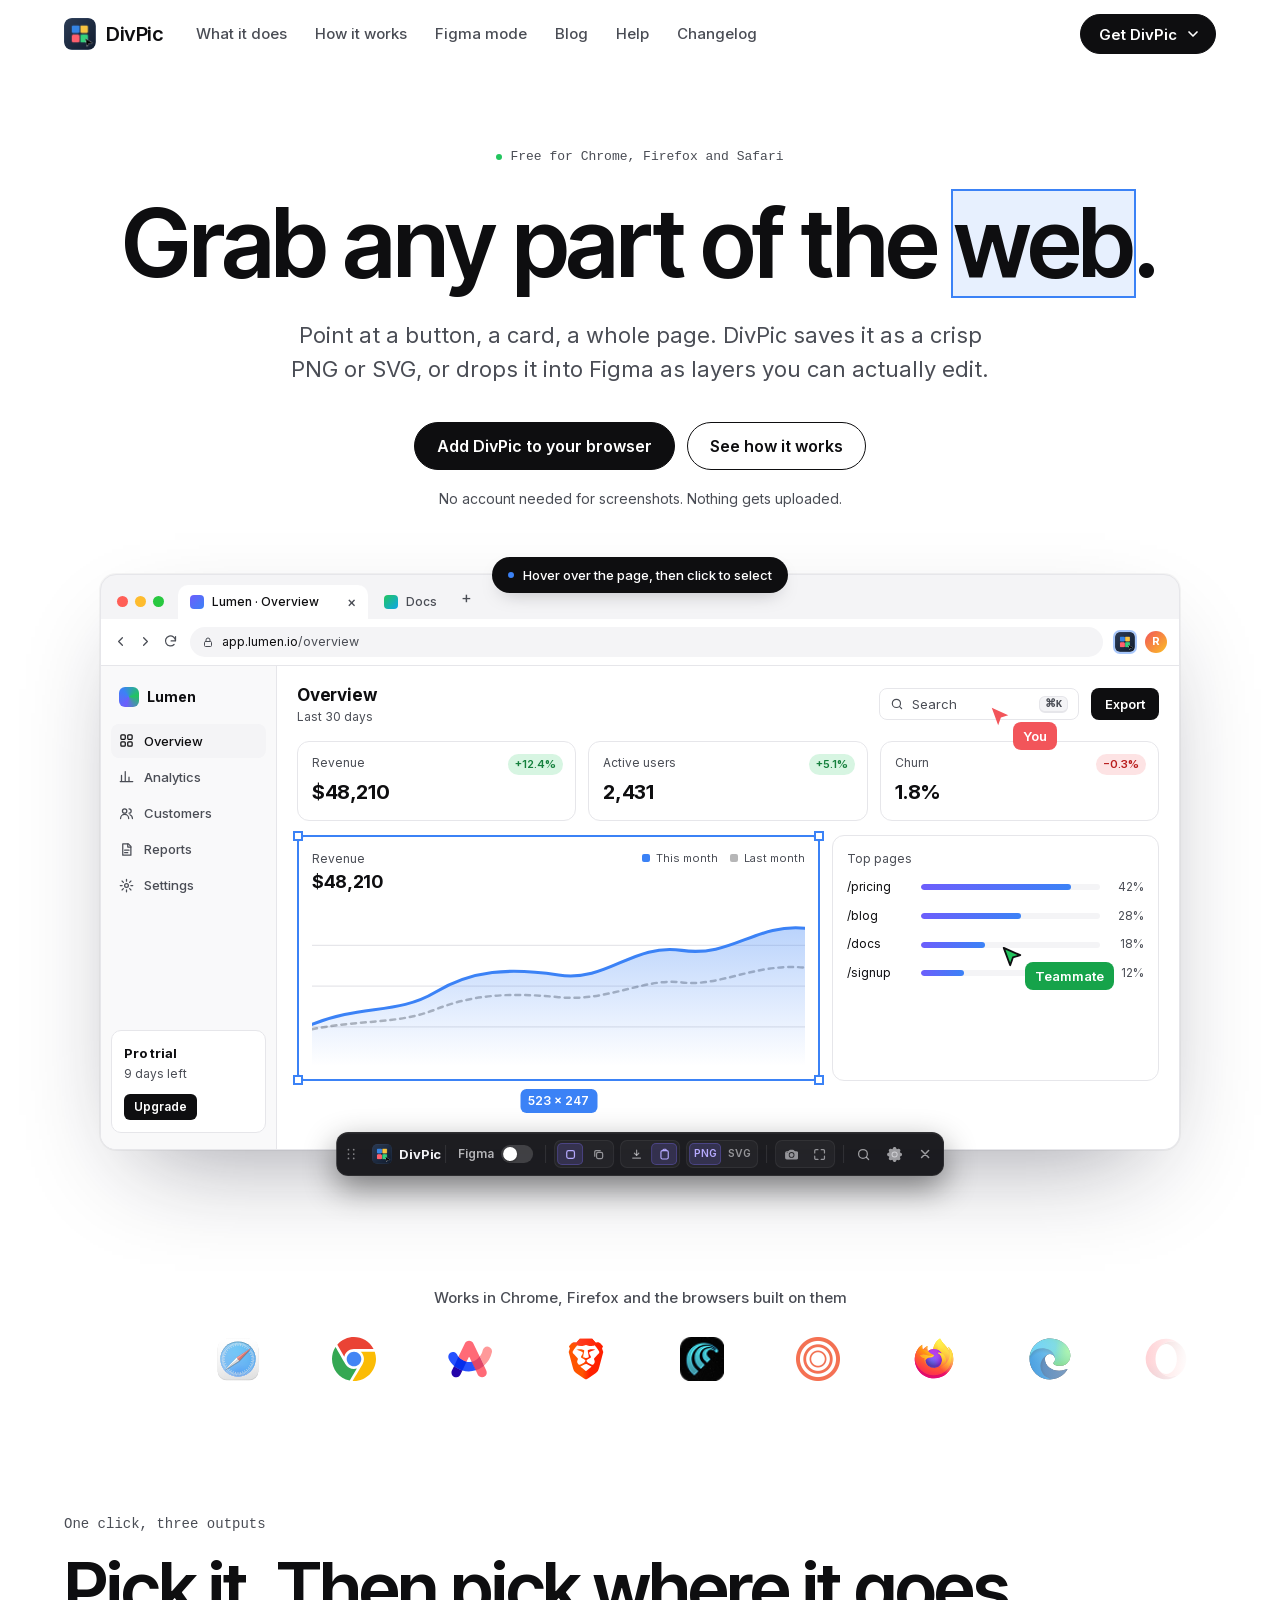
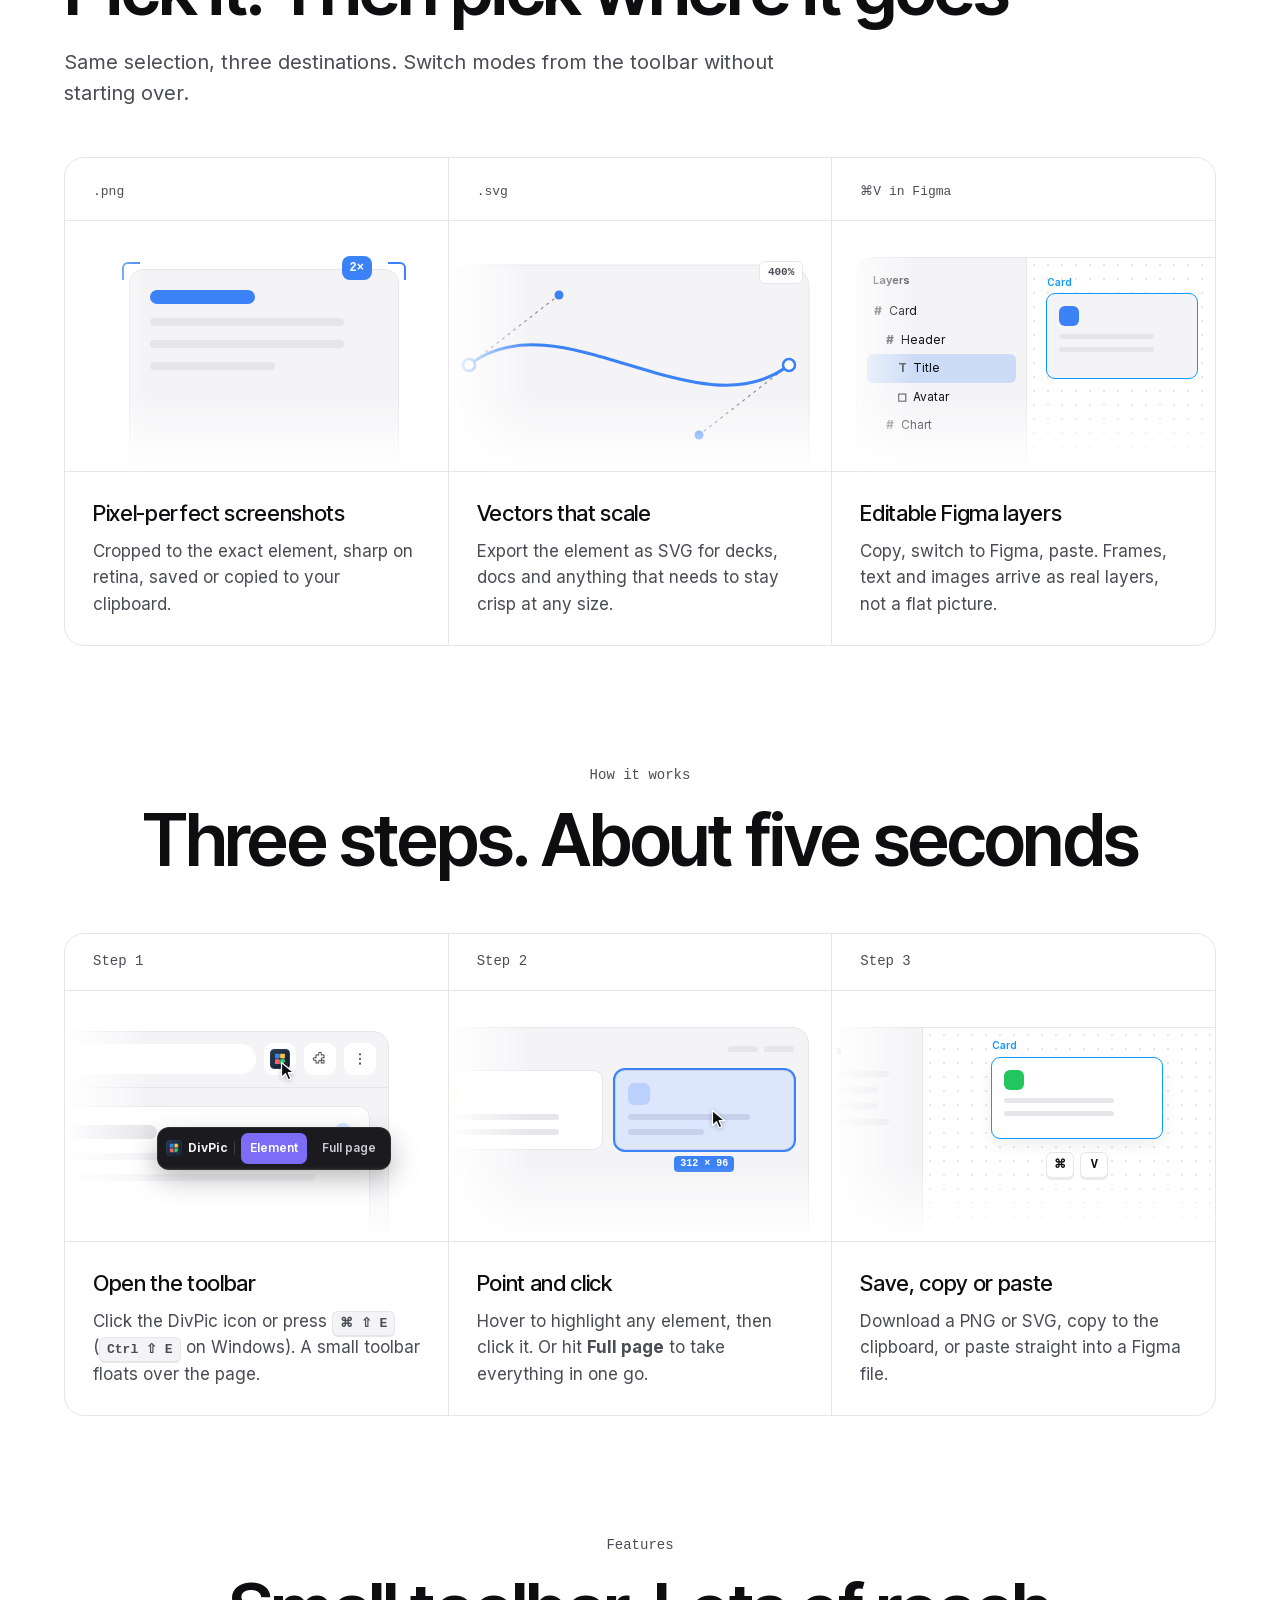
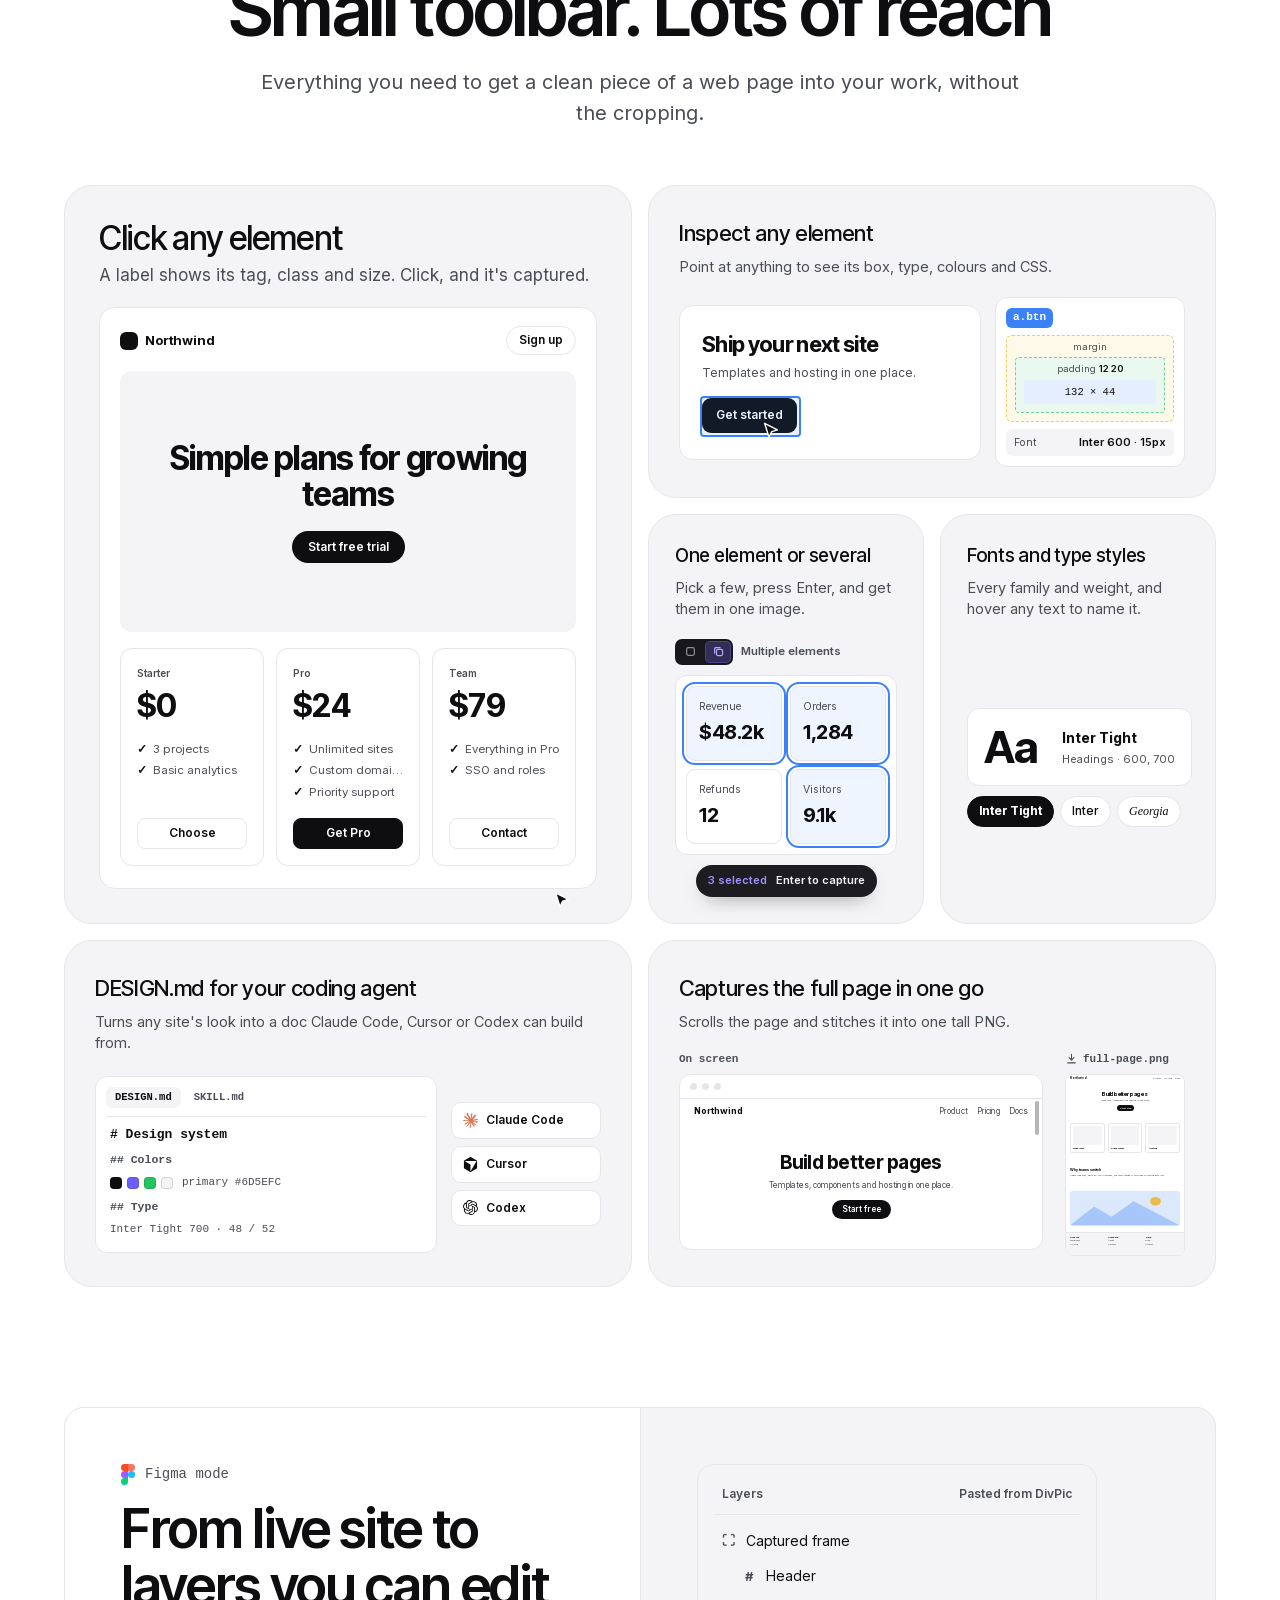
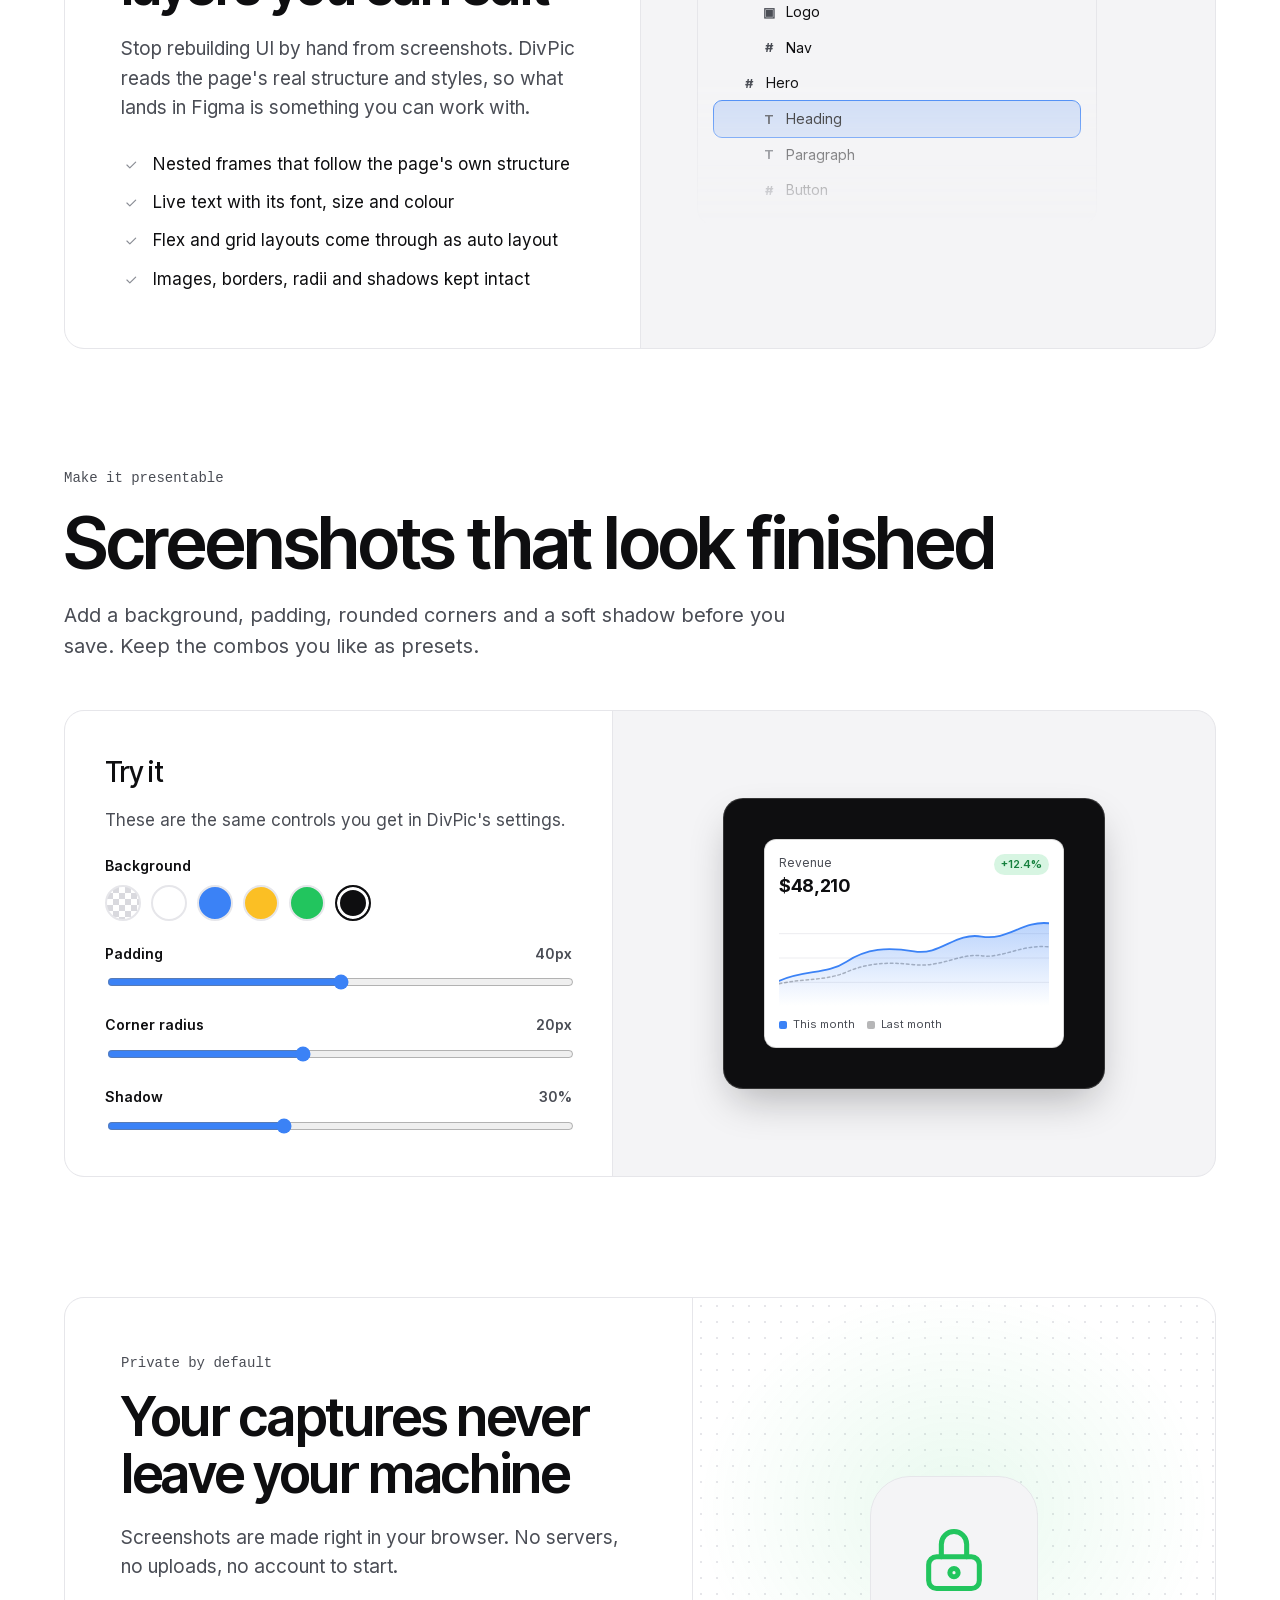
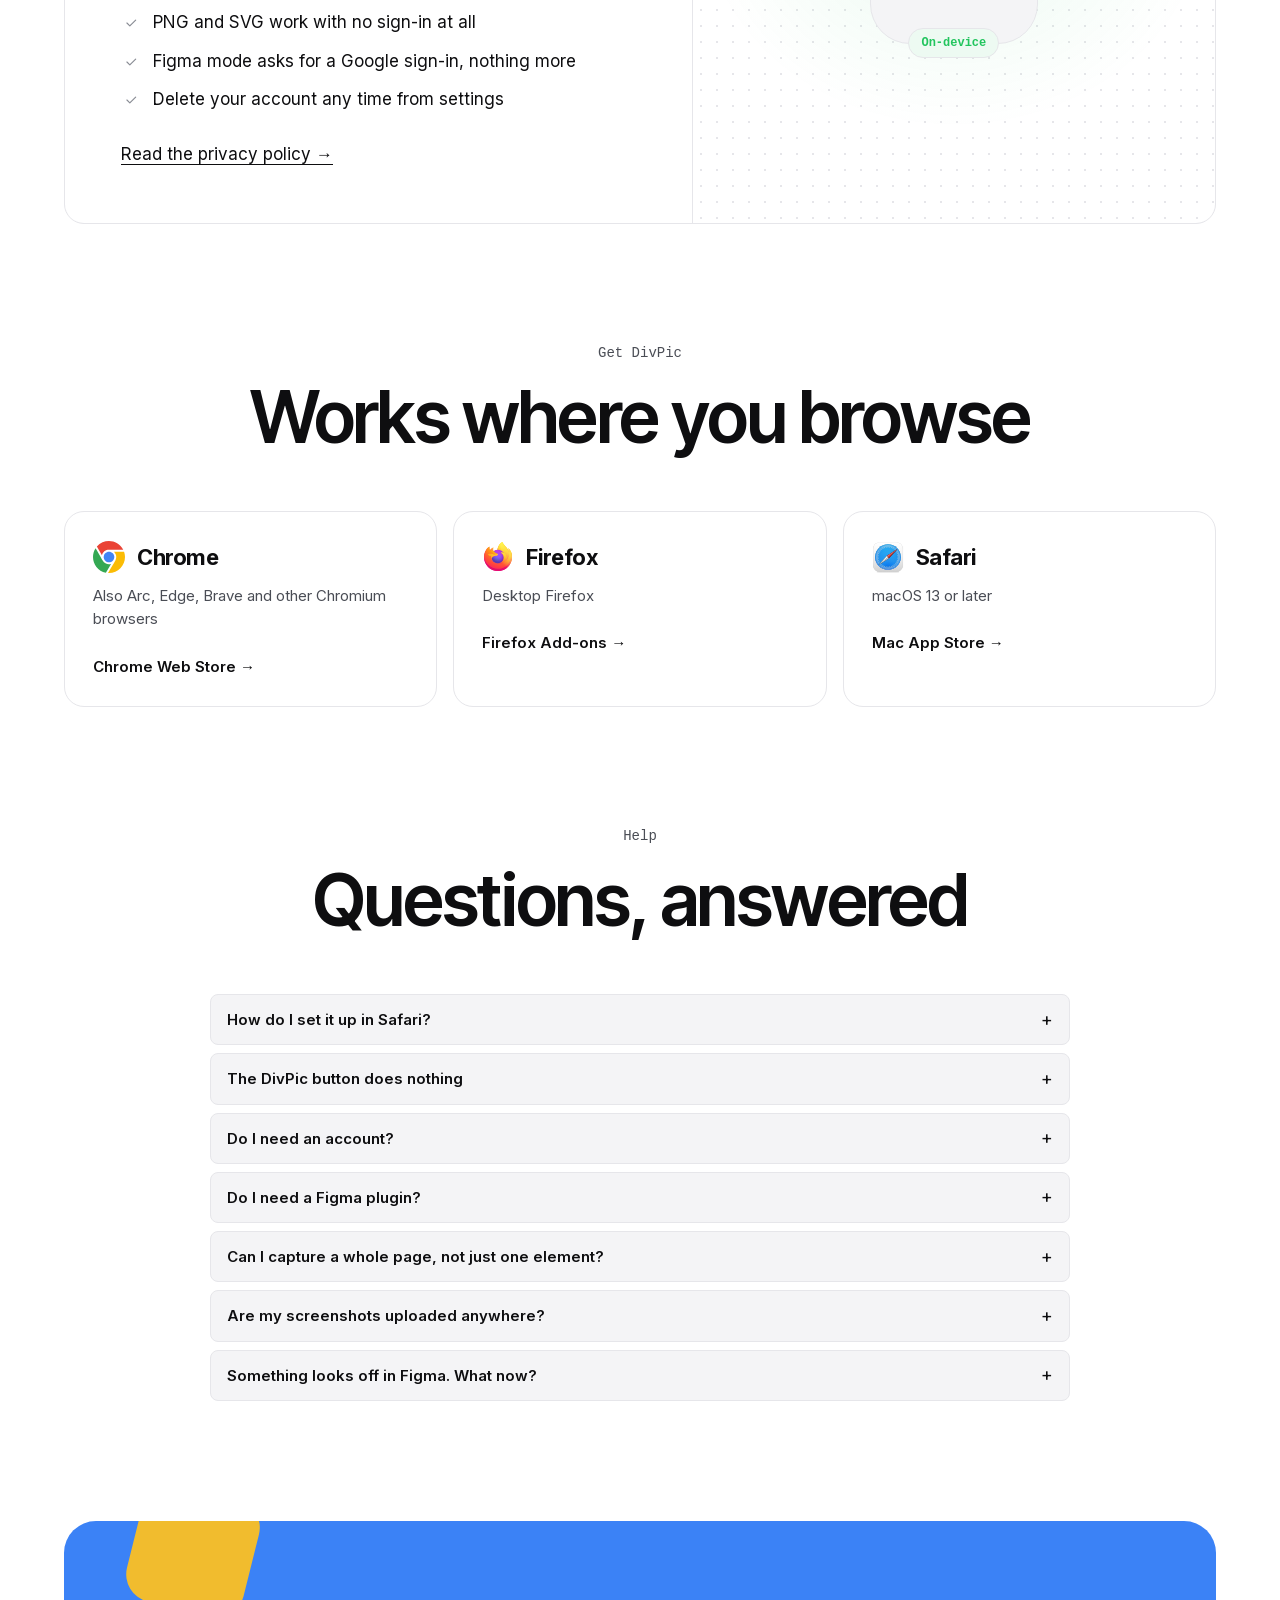
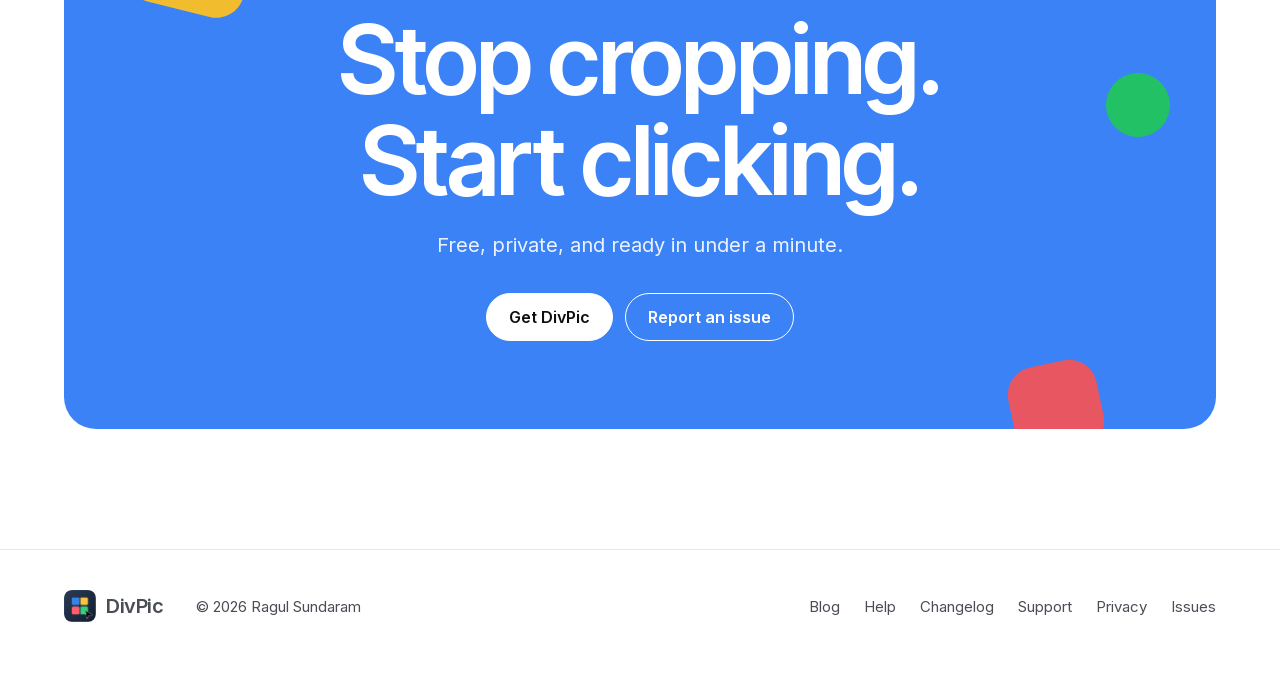
<file: index.html>
<!doctype html>
<html lang="en">
<head>
  <meta charset="utf-8">
  <meta name="viewport" content="width=device-width, initial-scale=1">
  <title>DivPic: grab any part of the web</title>
  <meta name="description" content="DivPic captures any element or full page as a PNG or SVG, or pastes it into Figma as editable, layered frames. For Chrome, Firefox and Safari.">
  <meta property="og:title" content="DivPic: grab any part of the web">
  <meta property="og:description" content="Click any element. Save it as PNG or SVG, or paste it into Figma as editable layers.">
  <meta property="og:image" content="icon.png">
  <link rel="canonical" href="https://divpic.in/">
  <link rel="icon" href="icon.png">
  <link rel="preload" href="fonts/inter-latin.woff2" as="font" type="font/woff2" crossorigin>
  <link rel="preload" href="fonts/inter-tight-latin.woff2" as="font" type="font/woff2" crossorigin>
  <link rel="stylesheet" href="site.css">
</head>
<body>

<header class="nav" id="nav">
  <div class="wrap">
    <a class="brand" href="/"><img src="icon.png" alt="">DivPic</a>
    <nav class="nav-links" aria-label="Main">
      <a href="#modes">What it does</a>
      <a href="#how">How it works</a>
      <a href="#figma">Figma mode</a>
      <a href="/blog/">Blog</a>
      <a href="#faq">Help</a>
      <a href="/changelog">Changelog</a>
    </nav>
    <div class="get-menu">
      <button class="btn solid sm" type="button" aria-haspopup="true" aria-expanded="false" aria-controls="get-menu-list">Get DivPic<svg class="chev" viewBox="0 0 24 24" aria-hidden="true"><path d="M6 9l6 6 6-6"/></svg></button>
      <div class="get-menu-list" id="get-menu-list" role="menu" hidden>
        <a role="menuitem" href="https://chromewebstore.google.com/detail/divpic/lpdabdkfnmackfinabbgelafogmahjni" target="_blank" rel="noopener"><img src="images/browsers/chrome.svg" alt="" width="24" height="24"><span><strong>Chrome</strong><small>Also Arc, Edge and Brave</small></span></a>
        <a role="menuitem" href="https://addons.mozilla.org/firefox/addon/divpic/" target="_blank" rel="noopener"><img src="images/browsers/firefox.svg" alt="" width="24" height="24"><span><strong>Firefox</strong><small>Firefox Add-ons</small></span></a>
        <a role="menuitem" href="https://apps.apple.com/us/app/divpic-web-to-figma/id6823888689?mt=12" target="_blank" rel="noopener"><img src="images/browsers/safari.svg" alt="" width="24" height="24"><span><strong>Safari</strong><small>Mac App Store</small></span></a>
      </div>
    </div>
  </div>
</header>

<main>
  <!-- Hero -->
  <div class="hero">
    <div class="wrap">
      <div class="eyebrow"><i></i>Free for Chrome, Firefox and Safari</div>
      <h1>Grab any part of the <span class="hl">web</span>.</h1>
      <p class="lede">Point at a button, a card, a whole page. DivPic saves it as a crisp PNG or SVG, or drops it into Figma as layers you can actually edit.</p>
      <div class="cta-row">
        <a class="btn solid" href="#get">Add DivPic to your browser</a>
        <a class="btn" href="#how">See how it works</a>
      </div>
      <p class="platforms">No account needed for screenshots. Nothing gets uploaded.</p>

      <div class="stage" aria-hidden="true">
        <div class="demo-badge"><i class="pulse"></i><span class="on-hover">Hover over the page, then click to select</span><span class="on-touch">Tap anything to select it</span></div>
        <div class="browser">
          <div class="bw-top">
            <div class="bw-dots"><i></i><i></i><i></i></div>
            <div class="bw-tab on"><span class="fav"></span>Lumen · Overview<span class="x">×</span></div>
            <div class="bw-tab"><span class="fav alt"></span>Docs</div>
            <span class="bw-plus">+</span>
          </div>
          <div class="bw-bar">
            <span class="bw-nav"><svg viewBox="0 0 24 24"><path d="M15 18l-6-6 6-6"/></svg><svg viewBox="0 0 24 24"><path d="M9 18l6-6-6-6"/></svg><svg viewBox="0 0 24 24"><path d="M20 11a8 8 0 1 0-2.3 5.7M20 4v7h-7"/></svg></span>
            <div class="bw-url"><svg viewBox="0 0 24 24"><rect x="5" y="11" width="14" height="10" rx="2"/><path d="M8 11V8a4 4 0 0 1 8 0v3"/></svg><span>app.lumen.io<em>/overview</em></span></div>
            <span class="bw-ext"><img src="icon.png" alt=""><span class="bw-avatar">R</span></span>
          </div>
          <div class="page app" id="demo-page">
            <aside class="app-side">
              <div class="app-brand"><span class="app-mark"></span>Lumen</div>
              <span class="app-nav on"><svg viewBox="0 0 24 24"><rect x="3" y="3" width="7" height="7" rx="1.5"/><rect x="14" y="3" width="7" height="7" rx="1.5"/><rect x="3" y="14" width="7" height="7" rx="1.5"/><rect x="14" y="14" width="7" height="7" rx="1.5"/></svg>Overview</span><span class="app-nav"><svg viewBox="0 0 24 24"><path d="M4 20V10M10 20V4M16 20v-7M22 20H2"/></svg>Analytics</span><span class="app-nav"><svg viewBox="0 0 24 24"><circle cx="9" cy="8" r="3.5"/><path d="M2.5 20a6.5 6.5 0 0 1 13 0M16 4.5a3.5 3.5 0 0 1 0 7M21.5 20a6.5 6.5 0 0 0-4-6"/></svg>Customers</span><span class="app-nav"><svg viewBox="0 0 24 24"><path d="M6 3h9l4 4v14H6z"/><path d="M14 3v5h5M9 13h7M9 17h5"/></svg>Reports</span><span class="app-nav"><svg viewBox="0 0 24 24"><circle cx="12" cy="12" r="3"/><path d="M12 2v3M12 19v3M2 12h3M19 12h3M4.9 4.9l2.1 2.1M17 17l2.1 2.1M4.9 19.1L7 17M17 7l2.1-2.1"/></svg>Settings</span>
              <div class="app-upgrade"><strong>Pro trial</strong><span>9 days left</span><span class="app-mini-btn">Upgrade</span></div>
            </aside>
            <div class="app-main">
              <div class="app-head">
                <div><strong class="app-title">Overview</strong><span class="app-sub">Last 30 days</span></div>
                <span class="app-search"><svg viewBox="0 0 24 24"><circle cx="11" cy="11" r="7"/><path d="M20 20l-3.5-3.5"/></svg>Search<kbd>⌘K</kbd></span>
                <span class="app-btn">Export</span>
              </div>
              <div class="app-kpis"><div class="app-kpi"><span class="app-label">Revenue</span><strong>$48,210</strong><span class="chip up">+12.4%</span></div><div class="app-kpi"><span class="app-label">Active users</span><strong>2,431</strong><span class="chip up">+5.1%</span></div><div class="app-kpi"><span class="app-label">Churn</span><strong>1.8%</strong><span class="chip down">−0.3%</span></div></div>
              <div class="app-grid">
                <section class="app-card app-chart" data-initial>
                  <div class="app-card-head"><div><span class="app-label">Revenue</span><strong>$48,210</strong></div><span class="app-legend"><i></i>This month<i class="prev"></i>Last month</span></div>
                  <svg class="app-plot" viewBox="0 0 400 130" preserveAspectRatio="none">
                    <defs><linearGradient id="app-fill" x1="0" y1="0" x2="0" y2="1"><stop offset="0" stop-color="#3b82f6" stop-opacity=".35"/><stop offset="1" stop-color="#3b82f6" stop-opacity="0"/></linearGradient></defs>
                    <path class="grid" d="M0 32H400M0 65H400M0 98H400"/>
                    <path class="prev" d="M0 100 C40 92 70 96 100 84 S160 70 200 74 S270 58 300 62 S360 46 400 50"/>
                    <path class="area" d="M0 96 C40 80 70 88 100 70 S160 50 200 56 S260 30 300 36 S360 14 400 18 V130 H0Z"/>
                    <path class="line" d="M0 96 C40 80 70 88 100 70 S160 50 200 56 S260 30 300 36 S360 14 400 18"/>
                  </svg>
                </section>
                <section class="app-card app-list">
                  <div class="app-card-head"><span class="app-label">Top pages</span></div>
                  <div class="app-row"><span>/pricing</span><span class="app-bar"><b style="width:84%"></b></span><em>42%</em></div><div class="app-row"><span>/blog</span><span class="app-bar"><b style="width:56%"></b></span><em>28%</em></div><div class="app-row"><span>/docs</span><span class="app-bar"><b style="width:36%"></b></span><em>18%</em></div><div class="app-row"><span>/signup</span><span class="app-bar"><b style="width:24%"></b></span><em>12%</em></div>
                </section>
              </div>
            </div>
            <div class="cursor team"><svg viewBox="0 0 24 24"><path d="M3 2l18 8-8 2.5L10 21z"/></svg><span>Teammate</span></div>
            <div class="hover-box" hidden></div>
            <div class="sel"><i></i><i></i><i></i><i></i><span class="size"></span></div>
          </div>
        </div>
        <div class="cursor you"><svg viewBox="0 0 24 24"><path d="M3 2l18 8-8 2.5L10 21z"/></svg><span>You</span></div>
        <!-- Mirrors DivPic's real toolbar (toolbar.js, 4.2.1 release: no Inspect button). -->
        <div class="dp-bar" id="dp-bar">
          <span class="dp-grip"><svg viewBox="0 0 16 16" width="14" height="14" fill="currentColor"><circle cx="5" cy="3" r="1"/><circle cx="11" cy="3" r="1"/><circle cx="5" cy="8" r="1"/><circle cx="11" cy="8" r="1"/><circle cx="5" cy="13" r="1"/><circle cx="11" cy="13" r="1"/></svg></span>
          <button type="button" class="dp-brand" aria-label="DivPic"><img class="dp-logo" alt="" src="icon.png"><span class="dp-name">DivPic</span></button>
          <span class="dp-sep"></span>
          <button type="button" class="dp-figma" role="switch" aria-checked="false"><span class="dp-figma-label">Figma</span><span class="dp-switch"></span></button>
          <span class="dp-sep standard-only"></span>
          <span class="dp-opts standard-only">
            <span class="seg">
              <button type="button" class="tb on" aria-label="Single element" aria-pressed="true"><svg width="13" height="13" viewBox="0 0 16 16" fill="none" stroke="currentColor" stroke-width="1.5"><rect x="3.25" y="3.25" width="9.5" height="9.5" rx="2.2"/></svg></button>
              <button type="button" class="tb" aria-label="Multiple elements" aria-pressed="false"><svg width="13" height="13" viewBox="0 0 16 16" fill="none" stroke="currentColor" stroke-width="1.5"><rect x="5.5" y="5.5" width="7.5" height="7.5" rx="1.8"/><path d="M10 3.25H4.6A1.35 1.35 0 0 0 3.25 4.6V10" stroke-linecap="round"/></svg></button>
            </span>
            <span class="seg">
              <button type="button" class="tb" aria-label="Download" aria-pressed="false"><svg width="13" height="13" viewBox="0 0 16 16" fill="none" stroke="currentColor" stroke-width="1.5" stroke-linecap="round" stroke-linejoin="round"><path d="M8 2.5v6.4"/><path d="M5.3 6.4 8 9.1l2.7-2.7"/><path d="M3.2 12.4h9.6"/></svg></button>
              <button type="button" class="tb on" aria-label="Copy to clipboard" aria-pressed="true"><svg width="13" height="13" viewBox="0 0 16 16" fill="none" stroke="currentColor" stroke-width="1.4"><rect x="3.5" y="3.2" width="9" height="10.3" rx="1.8"/><path d="M6 3.2v-.5A1.1 1.1 0 0 1 7.1 1.6h1.8A1.1 1.1 0 0 1 10 2.7v.5" stroke-linecap="round" stroke-linejoin="round"/></svg></button>
            </span>
            <span class="seg seg-text"><button type="button" class="tb on" aria-pressed="true">PNG</button><button type="button" class="tb" aria-pressed="false">SVG</button></span>
          </span>
          <span class="dp-sep"></span>
          <span class="seg standard-only">
            <button type="button" class="tb act" data-act="element" aria-label="Select element" data-tip="Select element"><svg width="13" height="13" viewBox="0 0 16 16" fill="currentColor"><path d="M10.5 8.5a2.5 2.5 0 1 1-5 0 2.5 2.5 0 0 1 5 0z"/><path d="M2 4a2 2 0 0 0-2 2v6a2 2 0 0 0 2 2h12a2 2 0 0 0 2-2V6a2 2 0 0 0-2-2h-1.172a2 2 0 0 1-1.414-.586l-.828-.828A2 2 0 0 0 9.172 2H6.828a2 2 0 0 0-1.414.586l-.828.828A2 2 0 0 1 3.172 4H2zm.5 2a.5.5 0 1 1 0-1 .5.5 0 0 1 0 1zm9 2.5a3.5 3.5 0 1 1-7 0 3.5 3.5 0 0 1 7 0z"/></svg></button>
            <button type="button" class="tb act" data-act="full" aria-label="Full page" data-tip="Full page"><svg width="13" height="13" viewBox="0 0 16 16" fill="none" stroke="currentColor" stroke-width="1.5" stroke-linecap="round" stroke-linejoin="round"><path d="M2 6V3.5A1.5 1.5 0 0 1 3.5 2H6"/><path d="M10 2h2.5A1.5 1.5 0 0 1 14 3.5V6"/><path d="M14 10v2.5a1.5 1.5 0 0 1-1.5 1.5H10"/><path d="M6 14H3.5A1.5 1.5 0 0 1 2 12.5V10"/></svg></button>
          </span>
          <span class="figma-only">
            <button type="button" class="dp-btn dp-btn-primary" data-act="element"><svg width="13" height="13" viewBox="0 0 16 16" fill="currentColor"><path d="M10.5 8.5a2.5 2.5 0 1 1-5 0 2.5 2.5 0 0 1 5 0z"/><path d="M2 4a2 2 0 0 0-2 2v6a2 2 0 0 0 2 2h12a2 2 0 0 0 2-2V6a2 2 0 0 0-2-2h-1.172a2 2 0 0 1-1.414-.586l-.828-.828A2 2 0 0 0 9.172 2H6.828a2 2 0 0 0-1.414.586l-.828.828A2 2 0 0 1 3.172 4H2zm.5 2a.5.5 0 1 1 0-1 .5.5 0 0 1 0 1zm9 2.5a3.5 3.5 0 1 1-7 0 3.5 3.5 0 0 1 7 0z"/></svg>Element</button>
            <button type="button" class="dp-btn" data-act="full"><svg width="13" height="13" viewBox="0 0 16 16" fill="none" stroke="currentColor" stroke-width="1.5" stroke-linecap="round" stroke-linejoin="round"><path d="M2 6V3.5A1.5 1.5 0 0 1 3.5 2H6"/><path d="M10 2h2.5A1.5 1.5 0 0 1 14 3.5V6"/><path d="M14 10v2.5a1.5 1.5 0 0 1-1.5 1.5H10"/><path d="M6 14H3.5A1.5 1.5 0 0 1 2 12.5V10"/></svg>Full Page</button>
          </span>
          <span class="dp-sep"></span>
          <button type="button" class="dp-iconbtn dp-inspect" aria-label="Inspect" aria-pressed="false" data-tip="Inspect"><svg width="15" height="15" viewBox="0 0 24 24" fill="none" stroke="currentColor" stroke-width="2" stroke-linecap="round" stroke-linejoin="round"><circle cx="11" cy="11" r="7"/><path d="m20 20-3.5-3.5"/></svg></button>
          <button type="button" class="dp-iconbtn" aria-label="Settings"><svg viewBox="0 0 16 16" width="15" height="15" fill="currentColor"><path d="M8 4.754a3.246 3.246 0 1 0 0 6.492 3.246 3.246 0 0 0 0-6.492zM5.754 8a2.246 2.246 0 1 1 4.492 0 2.246 2.246 0 0 1-4.492 0z"/><path d="M9.796 1.343c-.527-1.79-3.065-1.79-3.592 0l-.094.319a.873.873 0 0 1-1.255.52l-.292-.16c-1.64-.892-3.433.902-2.54 2.541l.159.292a.873.873 0 0 1-.52 1.255l-.319.094c-1.79.527-1.79 3.065 0 3.592l.319.094a.873.873 0 0 1 .52 1.255l-.16.292c-.892 1.64.901 3.434 2.541 2.54l.292-.159a.873.873 0 0 1 1.255.52l.094.319c.527 1.79 3.065 1.79 3.592 0l.094-.319a.873.873 0 0 1 1.255-.52l.292.16c1.64.893 3.434-.902 2.54-2.541l-.159-.292a.873.873 0 0 1 .52-1.255l.319-.094c1.79-.527 1.79-3.065 0-3.592l-.319-.094a.873.873 0 0 1-.52-1.255l.16-.292c.893-1.64-.902-3.433-2.541-2.54l-.292.159a.873.873 0 0 1-1.255-.52l-.094-.319z"/></svg></button>
          <button type="button" class="dp-iconbtn" aria-label="Close toolbar"><svg viewBox="0 0 16 16" width="14" height="14" fill="none" stroke="currentColor" stroke-width="1.8" stroke-linecap="round"><path d="M4 4l8 8M12 4l-8 8"/></svg></button>
        </div>
      </div>
    </div>
  </div>

  <!-- Browser strip: efficient.app's top-10 browsers (2026) that can install DivPic, minus SigmaOS (WebKit, no extension store), plus Opera and Vivaldi. Safari is still in App Store review. -->
  <div class="browser-strip">
    <p class="strip-label">Works in Chrome, Firefox and the browsers built on them</p>
    <div class="strip-viewport">
      <ul class="strip-track" aria-label="Supported browsers"><li title="Dia"><img src="images/browsers/dia.svg" alt="Dia" width="44" height="44"></li><li title="Safari"><img src="images/browsers/safari.svg" alt="Safari" width="44" height="44"></li><li title="Chrome"><img src="images/browsers/chrome.svg" alt="Chrome" width="44" height="44"></li><li title="Arc"><img src="images/browsers/arc.svg" alt="Arc" width="44" height="44"></li><li title="Brave"><img src="images/browsers/brave.svg" alt="Brave" width="44" height="44"></li><li title="Comet"><img src="images/browsers/comet.png" alt="Comet" width="44" height="44"></li><li title="Zen"><img src="images/browsers/zen.webp" alt="Zen" width="44" height="44"></li><li title="Firefox"><img src="images/browsers/firefox.svg" alt="Firefox" width="44" height="44"></li><li title="Edge"><img src="images/browsers/edge.svg" alt="Edge" width="44" height="44"></li><li title="Opera"><img src="images/browsers/opera.svg" alt="Opera" width="44" height="44"></li><li title="Vivaldi"><img src="images/browsers/vivaldi.svg" alt="Vivaldi" width="44" height="44"></li><li aria-hidden="true" title="Dia"><img src="images/browsers/dia.svg" alt="" width="44" height="44"></li><li aria-hidden="true" title="Safari"><img src="images/browsers/safari.svg" alt="" width="44" height="44"></li><li aria-hidden="true" title="Chrome"><img src="images/browsers/chrome.svg" alt="" width="44" height="44"></li><li aria-hidden="true" title="Arc"><img src="images/browsers/arc.svg" alt="" width="44" height="44"></li><li aria-hidden="true" title="Brave"><img src="images/browsers/brave.svg" alt="" width="44" height="44"></li><li aria-hidden="true" title="Comet"><img src="images/browsers/comet.png" alt="" width="44" height="44"></li><li aria-hidden="true" title="Zen"><img src="images/browsers/zen.webp" alt="" width="44" height="44"></li><li aria-hidden="true" title="Firefox"><img src="images/browsers/firefox.svg" alt="" width="44" height="44"></li><li aria-hidden="true" title="Edge"><img src="images/browsers/edge.svg" alt="" width="44" height="44"></li><li aria-hidden="true" title="Opera"><img src="images/browsers/opera.svg" alt="" width="44" height="44"></li><li aria-hidden="true" title="Vivaldi"><img src="images/browsers/vivaldi.svg" alt="" width="44" height="44"></li></ul>
      <ul class="strip-track" aria-hidden="true"><li aria-hidden="true" title="Dia"><img src="images/browsers/dia.svg" alt="" width="44" height="44"></li><li aria-hidden="true" title="Safari"><img src="images/browsers/safari.svg" alt="" width="44" height="44"></li><li aria-hidden="true" title="Chrome"><img src="images/browsers/chrome.svg" alt="" width="44" height="44"></li><li aria-hidden="true" title="Arc"><img src="images/browsers/arc.svg" alt="" width="44" height="44"></li><li aria-hidden="true" title="Brave"><img src="images/browsers/brave.svg" alt="" width="44" height="44"></li><li aria-hidden="true" title="Comet"><img src="images/browsers/comet.png" alt="" width="44" height="44"></li><li aria-hidden="true" title="Zen"><img src="images/browsers/zen.webp" alt="" width="44" height="44"></li><li aria-hidden="true" title="Firefox"><img src="images/browsers/firefox.svg" alt="" width="44" height="44"></li><li aria-hidden="true" title="Edge"><img src="images/browsers/edge.svg" alt="" width="44" height="44"></li><li aria-hidden="true" title="Opera"><img src="images/browsers/opera.svg" alt="" width="44" height="44"></li><li aria-hidden="true" title="Vivaldi"><img src="images/browsers/vivaldi.svg" alt="" width="44" height="44"></li><li aria-hidden="true" title="Dia"><img src="images/browsers/dia.svg" alt="" width="44" height="44"></li><li aria-hidden="true" title="Safari"><img src="images/browsers/safari.svg" alt="" width="44" height="44"></li><li aria-hidden="true" title="Chrome"><img src="images/browsers/chrome.svg" alt="" width="44" height="44"></li><li aria-hidden="true" title="Arc"><img src="images/browsers/arc.svg" alt="" width="44" height="44"></li><li aria-hidden="true" title="Brave"><img src="images/browsers/brave.svg" alt="" width="44" height="44"></li><li aria-hidden="true" title="Comet"><img src="images/browsers/comet.png" alt="" width="44" height="44"></li><li aria-hidden="true" title="Zen"><img src="images/browsers/zen.webp" alt="" width="44" height="44"></li><li aria-hidden="true" title="Firefox"><img src="images/browsers/firefox.svg" alt="" width="44" height="44"></li><li aria-hidden="true" title="Edge"><img src="images/browsers/edge.svg" alt="" width="44" height="44"></li><li aria-hidden="true" title="Opera"><img src="images/browsers/opera.svg" alt="" width="44" height="44"></li><li aria-hidden="true" title="Vivaldi"><img src="images/browsers/vivaldi.svg" alt="" width="44" height="44"></li></ul>
    </div>
  </div>

  <!-- Output modes -->
  <section id="modes">
    <div class="wrap">
      <div class="sec-head">
        <div class="kicker">One click, three outputs</div>
        <h2>Pick it. Then pick where it goes</h2>
        <p>Same selection, three destinations. Switch modes from the toolbar without starting over.</p>
      </div>
      <div class="modes">
        <article class="mode png">
          <div class="mode-top"><span class="tag">.png</span></div>
          <div class="mode-art" aria-hidden="true">
            <div class="mp-shot">
              <b></b><span></span><span></span><span style="width:55%"></span>
              <i class="c tl"></i><i class="c tr"></i><i class="c bl"></i><i class="c br"></i>
              <em>2×</em>
            </div>
          </div>
          <div class="mode-txt">
            <h3>Pixel-perfect screenshots</h3>
            <p>Cropped to the exact element, sharp on retina, saved or copied to your clipboard.</p>
          </div>
        </article>
        <article class="mode svg">
          <div class="mode-top"><span class="tag">.svg</span></div>
          <div class="mode-art" aria-hidden="true">
            <svg class="ms-vec" viewBox="0 0 420 240">
              <rect class="frame" x="20" y="20" width="360" height="240" rx="22"/>
              <path class="handle" d="M40 120 L130 50 M360 120 L270 190"/>
              <path class="curve" pathLength="1" d="M40 120 C 130 50, 270 190, 360 120"/>
              <circle class="node" cx="40" cy="120" r="6"/><circle class="node" cx="360" cy="120" r="6"/>
              <circle class="knob" cx="130" cy="50" r="4.5"/><circle class="knob" cx="270" cy="190" r="4.5"/>
            </svg>
            <span class="ms-zoom">400%</span>
          </div>
          <div class="mode-txt">
            <h3>Vectors that scale</h3>
            <p>Export the element as SVG for decks, docs and anything that needs to stay crisp at any size.</p>
          </div>
        </article>
        <article class="mode fig">
          <div class="mode-top"><span class="tag">⌘V in Figma</span></div>
          <div class="mode-art" aria-hidden="true">
            <div class="mf-win">
              <div class="mf-layers">
                <small>Layers</small>
                <div><u>#</u>Card</div>
                <div class="d1"><u>#</u>Header</div>
                <div class="d2 on"><u>T</u>Title</div>
                <div class="d2"><u>◻</u>Avatar</div>
                <div class="d1"><u>#</u>Chart</div>
              </div>
              <div class="mf-canvas"><div class="mf-frame"><span>Card</span><b></b><i></i><i></i></div></div>
            </div>
          </div>
          <div class="mode-txt">
            <h3>Editable Figma layers</h3>
            <p>Copy, switch to Figma, paste. Frames, text and images arrive as real layers, not a flat picture.</p>
          </div>
        </article>
      </div>
    </div>
  </section>

  <!-- How it works -->
  <section id="how">
    <div class="wrap">
      <div class="sec-head center">
        <div class="kicker">How it works</div>
        <h2>Three steps. About five seconds</h2>
      </div>
      <div class="steps">
        <div class="step">
          <div class="n">Step 1</div>
          <div class="step-art" aria-hidden="true"><div class="art-stage s1">
            <div class="s1-win">
              <div class="s1-bar">
                <span class="s1-url"></span>
                <span class="s1-btn s1-ext"><img src="icon.png" alt=""></span>
                <span class="s1-btn"><svg viewBox="0 0 24 24"><path d="M10 4a2 2 0 0 1 4 0v2h4v4h-2a2 2 0 0 0 0 4h2v4h-4v-2a2 2 0 0 0-4 0v2H6v-4H4a2 2 0 0 1 0-4h2V6h4z"/></svg></span>
                <span class="s1-btn"><svg viewBox="0 0 24 24"><circle cx="12" cy="5" r="1.6"/><circle cx="12" cy="12" r="1.6"/><circle cx="12" cy="19" r="1.6"/></svg></span>
              </div>
              <div class="s1-page"><b></b><i></i><span></span><span></span></div>
            </div>
            <div class="s1-tb"><img src="icon.png" alt=""><b>DivPic</b><i></i><span class="on">Element</span><span>Full page</span></div>
            <svg class="mcur" viewBox="0 0 16 20"><path d="M1.5 1.5v15l4-3.8 2.7 6 2.6-1.1-2.6-5.9h5.6z"/></svg>
          </div></div>
          <div class="step-txt">
            <h3>Open the toolbar</h3>
            <p>Click the DivPic icon or press <kbd>⌘ ⇧ E</kbd> (<kbd>Ctrl ⇧ E</kbd> on Windows). A small toolbar floats over the page.</p>
          </div>
        </div>
        <div class="step">
          <div class="n">Step 2</div>
          <div class="step-art" aria-hidden="true"><div class="art-stage s2">
            <div class="s2-page">
              <div class="s2-head"><b></b><span></span><span></span></div>
              <div class="s2-cards">
                <div class="s2-card c1"><b></b><span></span><span></span></div>
                <div class="s2-card c2"><b></b><span></span><span style="width:50%"></span><em>312 × 96</em></div>
              </div>
            </div>
            <svg class="mcur" viewBox="0 0 16 20"><path d="M1.5 1.5v15l4-3.8 2.7 6 2.6-1.1-2.6-5.9h5.6z"/></svg>
          </div></div>
          <div class="step-txt">
            <h3>Point and click</h3>
            <p>Hover to highlight any element, then click it. Or hit <strong>Full page</strong> to take everything in one go.</p>
          </div>
        </div>
        <div class="step">
          <div class="n">Step 3</div>
          <div class="step-art" aria-hidden="true"><div class="art-stage s3">
            <div class="s3-win">
              <div class="s3-layers"><small>Layers</small><i></i><i class="d"></i><i class="d"></i><i></i></div>
              <div class="s3-canvas">
                <div class="s3-frame"><span>Card</span><b></b><i></i><i></i></div>
                <div class="s3-keys"><kbd>⌘</kbd><kbd>V</kbd></div>
              </div>
            </div>
          </div></div>
          <div class="step-txt">
            <h3>Save, copy or paste</h3>
            <p>Download a PNG or SVG, copy to the clipboard, or paste straight into a Figma file.</p>
          </div>
        </div>
      </div>
    </div>
  </section>

  <!-- Features -->
  <section id="features">
    <div class="wrap">
      <div class="sec-head center">
        <div class="kicker">Features</div>
        <h2>Small toolbar. Lots of reach</h2>
        <p>Everything you need to get a clean piece of a web page into your work, without the cropping.</p>
      </div>
      <div class="feats bento">
        <article class="feat big" data-viz="pick">
          <h3>Click any element</h3>
          <p>A label shows its tag, class and size. Click, and it's captured.</p>
          <div class="viz viz-pick" aria-hidden="true">
            <div class="pk-page">
              <div class="pk-nav"><span class="pk-brand"><i class="pk-logo"></i>Northwind</span><span class="pk-btn">Sign up</span></div>
              <div class="pk-hero" data-t="section.hero" data-s="1200 × 420"><b>Simple plans for growing teams</b><span class="pk-cta" data-t="a.btn-primary" data-s="168 × 48">Start free trial</span></div>
              <div class="pk-cards">
                <div class="pk-card" data-t="div.plan" data-s="368 × 240"><small>Starter</small><b>$0</b><ul><li>3 projects</li><li>Basic analytics</li></ul><span class="pk-choose">Choose</span></div>
                <div class="pk-card pro" data-t="div.plan.pro" data-s="368 × 240"><small>Pro</small><b>$24</b><ul><li>Unlimited sites</li><li>Custom domains</li><li>Priority support</li></ul><span class="pk-choose">Get Pro</span></div>
                <div class="pk-card" data-t="div.plan" data-s="368 × 240"><small>Team</small><b>$79</b><ul><li>Everything in Pro</li><li>SSO and roles</li></ul><span class="pk-choose">Contact</span></div>
              </div>
              <span class="pk-toast"><svg viewBox="0 0 24 24"><path d="M5 12.5l4.5 4.5L19 7.5"/></svg>Saved as PNG</span>
            </div>
            <span class="pk-box"><em><b>div.plan.pro</b><span>368 × 300</span></em><i></i><i></i><i></i><i></i></span>
            <span class="pk-cursor"><svg viewBox="0 0 24 24"><path d="M5 3l14 7.2-6.2 1.8-3 6z"/></svg></span>
          </div>
        </article>
        <article class="feat wide" data-viz="inspect">
          <h3>Inspect any element</h3>
          <p>Point at anything to see its box, type, colours and CSS.</p>
          <div class="viz viz-ins" aria-hidden="true">
            <div class="in-page">
              <b class="in-h">Ship your next site</b>
              <span class="in-sub">Templates and hosting in one place.</span>
              <span class="in-btn">Get started</span>
              <span class="in-hl"></span>
              <span class="pk-cursor"><svg viewBox="0 0 24 24"><path d="M5 3l14 7.2-6.2 1.8-3 6z"/></svg></span>
            </div>
            <div class="in-panel">
              <code class="in-tag">a.btn</code>
              <div class="in-box"><small>margin</small><div><small>padding <b class="in-p">12 20</b></small><span class="in-c">132 × 44</span></div></div>
              <div class="in-row"><small>Font</small><span class="in-font">Inter 600 · 15px</span></div>
            </div>
          </div>
        </article>
        <article class="feat" data-viz="multi">
          <h3>One element or several</h3>
          <p>Pick a few, press Enter, and get them in one image.</p>
          <div class="viz viz-multi" aria-hidden="true">
            <div class="mu-mode"><span class="mu-seg"><i class="on"><svg viewBox="0 0 16 16" fill="none" stroke="currentColor" stroke-width="1.5"><rect x="3.25" y="3.25" width="9.5" height="9.5" rx="2.2"/></svg></i><i><svg viewBox="0 0 16 16" fill="none" stroke="currentColor" stroke-width="1.5"><rect x="5.5" y="5.5" width="7.5" height="7.5" rx="1.8"/><path d="M10 3.25H4.6A1.35 1.35 0 0 0 3.25 4.6V10" stroke-linecap="round"/></svg></i></span><small class="mu-label">Single element</small></div>
            <div class="mu-dash">
              <div class="mu-kpi"><small>Revenue</small><b>$48.2k</b></div>
              <div class="mu-kpi"><small>Orders</small><b>1,284</b></div>
              <div class="mu-kpi"><small>Refunds</small><b>12</b></div>
              <div class="mu-kpi"><small>Visitors</small><b>9.1k</b></div>
            </div>
            <div class="mu-badge"><span class="mu-text">Select an element to capture</span></div>
          </div>
        </article>
        <article class="feat" data-viz="fonts">
          <h3>Fonts and type styles</h3>
          <p>Every family and weight, and hover any text to name it.</p>
          <div class="viz viz-fonts" data-f="tight" aria-hidden="true">
            <div class="fo-card"><b class="fo-aa">Aa</b><span><b class="fo-name">Inter Tight</b><small class="fo-role">Headings · 600, 700</small></span></div>
            <div class="fo-chips"><div class="fo-row on" data-f="tight" data-n="Inter Tight" data-r="Headings · 600, 700"><b>Inter Tight</b></div><div class="fo-row" data-f="sans" data-n="Inter" data-r="Body · 400, 500"><b>Inter</b></div><div class="fo-row" data-f="serif" data-n="Georgia" data-r="Quotes · 400 italic"><b>Georgia</b></div></div>
          </div>
        </article>
        <article class="feat wide">
          <h3>DESIGN.md for your coding agent</h3>
          <p>Turns any site's look into a doc Claude Code, Cursor or Codex can build from.</p>
          <div class="viz viz-dmd" aria-hidden="true">
            <div class="dm-doc">
              <div class="dm-tabs"><span class="on">DESIGN.md</span><span>SKILL.md</span></div>
              <div class="dm-line h1"># Design system</div>
              <div class="dm-line h2">## Colors</div>
              <div class="dm-line"><i style="--sw:#0e0e10"></i><i style="--sw:#6d5efc"></i><i style="--sw:#22c55e"></i><i style="--sw:#f4f4f6"></i><code>primary #6D5EFC</code></div>
              <div class="dm-line h2">## Type</div>
              <div class="dm-line"><code>Inter Tight 700 · 48 / 52</code></div>
            </div>
            <div class="dm-agents">
              <span class="dm-agent claude"><svg viewBox="0 0 24 24"><path d="m4.7144 15.9555 4.7174-2.6471.079-.2307-.079-.1275h-.2307l-.7893-.0486-2.6956-.0729-2.3375-.0971-2.2646-.1214-.5707-.1215-.5343-.7042.0546-.3522.4797-.3218.686.0608 1.5179.1032 2.2767.1578 1.6514.0972 2.4468.255h.3886l.0546-.1579-.1336-.0971-.1032-.0972L6.973 9.8356l-2.55-1.6879-1.3356-.9714-.7225-.4918-.3643-.4614-.1578-1.0078.6557-.7225.8803.0607.2246.0607.8925.686 1.9064 1.4754 2.4893 1.8336.3643.3035.1457-.1032.0182-.0728-.164-.2733-1.3539-2.4467-1.445-2.4893-.6435-1.032-.17-.6194c-.0607-.255-.1032-.4674-.1032-.7285L6.287.1335 6.6997 0l.9957.1336.419.3642.6192 1.4147 1.0018 2.2282 1.5543 3.0296.4553.8985.2429.8318.091.255h.1579v-.1457l.1275-1.706.2368-2.0947.2307-2.6957.0789-.7589.3764-.9107.7468-.4918.5828.2793.4797.686-.0668.4433-.2853 1.8517-.5586 2.9021-.3643 1.9429h.2125l.2429-.2429.9835-1.3053 1.6514-2.0643.7286-.8196.85-.9046.5464-.4311h1.0321l.759 1.1293-.34 1.1657-1.0625 1.3478-.8804 1.1414-1.2628 1.7-.7893 1.36.0729.1093.1882-.0183 2.8535-.607 1.5421-.2794 1.8396-.3157.8318.3886.091.3946-.3278.8075-1.967.4857-2.3072.4614-3.4364.8136-.0425.0304.0486.0607 1.5482.1457.6618.0364h1.621l3.0175.2247.7892.522.4736.6376-.079.4857-1.2142.6193-1.6393-.3886-3.825-.9107-1.3113-.3279h-.1822v.1093l1.0929 1.0686 2.0035 1.8092 2.5075 2.3314.1275.5768-.3218.4554-.34-.0486-2.2039-1.6575-.85-.7468-1.9246-1.621h-.1275v.17l.4432.6496 2.3436 3.5214.1214 1.0807-.17.3521-.6071.2125-.6679-.1214-1.3721-1.9246L14.38 17.959l-1.1414-1.9428-.1397.079-.674 7.2552-.3156.3703-.7286.2793-.6071-.4614-.3218-.7468.3218-1.4753.3886-1.9246.3157-1.53.2853-1.9004.17-.6314-.0121-.0425-.1397.0182-1.4328 1.9672-2.1796 2.9446-1.7243 1.8456-.4128.164-.7164-.3704.0667-.6618.4008-.5889 2.386-3.0357 1.4389-1.882.929-1.0868-.0062-.1579h-.0546l-6.3385 4.1164-1.1293.1457-.4857-.4554.0608-.7467.2307-.2429 1.9064-1.3114Z"/></svg>Claude Code</span>
              <span class="dm-agent"><svg viewBox="0 0 24 24"><path d="M11.503.131 1.891 5.678a.84.84 0 0 0-.42.726v11.188c0 .3.162.575.42.724l9.609 5.55a1 1 0 0 0 .998 0l9.61-5.55a.84.84 0 0 0 .42-.724V6.404a.84.84 0 0 0-.42-.726L12.497.131a1.01 1.01 0 0 0-.996 0M2.657 6.338h18.55c.263 0 .43.287.297.515L12.23 22.918c-.062.107-.229.064-.229-.06V12.335a.59.59 0 0 0-.295-.51l-9.11-5.257c-.109-.063-.064-.23.061-.23"/></svg>Cursor</span>
              <span class="dm-agent"><svg viewBox="0 0 24 24"><path d="M22.2819 9.8211a5.9847 5.9847 0 0 0-.5157-4.9108 6.0462 6.0462 0 0 0-6.5098-2.9A6.0651 6.0651 0 0 0 4.9807 4.1818a5.9847 5.9847 0 0 0-3.9977 2.9 6.0462 6.0462 0 0 0 .7427 7.0966 5.98 5.98 0 0 0 .511 4.9107 6.051 6.051 0 0 0 6.5146 2.9001A5.9847 5.9847 0 0 0 13.2599 24a6.0557 6.0557 0 0 0 5.7718-4.2058 5.9894 5.9894 0 0 0 3.9977-2.9001 6.0557 6.0557 0 0 0-.7475-7.0729zm-9.022 12.6081a4.4755 4.4755 0 0 1-2.8764-1.0408l.1419-.0804 4.7783-2.7582a.7948.7948 0 0 0 .3927-.6813v-6.7369l2.02 1.1686a.071.071 0 0 1 .038.052v5.5826a4.504 4.504 0 0 1-4.4945 4.4944zm-9.6607-4.1254a4.4708 4.4708 0 0 1-.5346-3.0137l.142.0852 4.783 2.7582a.7712.7712 0 0 0 .7806 0l5.8428-3.3685v2.3324a.0804.0804 0 0 1-.0332.0615L9.74 19.9502a4.4992 4.4992 0 0 1-6.1408-1.6464zM2.3408 7.8956a4.485 4.485 0 0 1 2.3655-1.9728V11.6a.7664.7664 0 0 0 .3879.6765l5.8144 3.3543-2.0201 1.1685a.0757.0757 0 0 1-.071 0l-4.8303-2.7865A4.504 4.504 0 0 1 2.3408 7.872zm16.5963 3.8558L13.1038 8.364 15.1192 7.2a.0757.0757 0 0 1 .071 0l4.8303 2.7913a4.4944 4.4944 0 0 1-.6765 8.1042v-5.6772a.79.79 0 0 0-.407-.667zm2.0107-3.0231l-.142-.0852-4.7735-2.7818a.7759.7759 0 0 0-.7854 0L9.409 9.2297V6.8974a.0662.0662 0 0 1 .0284-.0615l4.8303-2.7866a4.4992 4.4992 0 0 1 6.6802 4.66zM8.3065 12.863l-2.02-1.1638a.0804.0804 0 0 1-.038-.0567V6.0742a4.4992 4.4992 0 0 1 7.3757-3.4537l-.142.0805L8.704 5.459a.7948.7948 0 0 0-.3927.6813zm1.0976-2.3654l2.602-1.4998 2.6069 1.4998v2.9994l-2.5974 1.4997-2.6067-1.4997Z"/></svg>Codex</span>
              <span class="dm-toast">Prompt copied</span>
            </div>
          </div>
        </article>
        <article class="feat wide">
          <h3>Captures the full page in one go</h3>
          <p>Scrolls the page and stitches it into one tall PNG.</p>
          <div class="viz viz-full" aria-hidden="true">
            <div class="fp-col">
              <small class="fp-cap">On screen</small>
            <div class="fp-win">
                <div class="fp-bar"><i></i><i></i><i></i></div><span class="fp-thumb"></span>
                <div class="fp-view">
                  <div class="fp-doc fp-long"><div class="d-nav"><b>Northwind</b><span>Product</span><span>Pricing</span><span>Docs</span></div><div class="d-hero"><b>Build better pages</b><span>Templates, components and hosting in one place.</span><i>Start free</i></div><div class="d-cards"><div><i></i><b>Templates</b></div><div><i></i><b>Components</b></div><div><i></i><b>Hosting</b></div></div><div class="d-text"><b>Why teams switch</b><span>Pages load fast, edits go live in seconds, and every change is versioned so nothing gets lost.</span></div><div class="d-img"><svg viewBox="0 0 100 40" preserveAspectRatio="none"><circle cx="78" cy="12" r="5"/><path d="M0 40 L22 18 L38 30 L58 12 L100 40Z"/></svg></div><div class="d-foot"><span><b>Product</b>Templates<br>Pricing</span><span><b>Company</b>About<br>Careers</span><span><b>Help</b>Docs<br>Contact</span></div></div>
                </div>
              </div>
            </div>
            <div class="fp-col">
              <small class="fp-cap"><svg viewBox="0 0 24 24"><path d="M12 4v11M7.5 10.5 12 15l4.5-4.5M5 20h14"/></svg>full-page.png</small>
              <div class="fp-shot">
                <div class="fp-doc"><div class="d-nav"><b>Northwind</b><span>Product</span><span>Pricing</span><span>Docs</span></div><div class="d-hero"><b>Build better pages</b><span>Templates, components and hosting in one place.</span><i>Start free</i></div><div class="d-cards"><div><i></i><b>Templates</b></div><div><i></i><b>Components</b></div><div><i></i><b>Hosting</b></div></div><div class="d-text"><b>Why teams switch</b><span>Pages load fast, edits go live in seconds, and every change is versioned so nothing gets lost.</span></div><div class="d-img"><svg viewBox="0 0 100 40" preserveAspectRatio="none"><circle cx="78" cy="12" r="5"/><path d="M0 40 L22 18 L38 30 L58 12 L100 40Z"/></svg></div><div class="d-foot"><span><b>Product</b>Templates<br>Pricing</span><span><b>Company</b>About<br>Careers</span><span><b>Help</b>Docs<br>Contact</span></div></div>
                <span class="fp-frame"></span>
              </div>
            </div>
          </div>
        </article>
      </div>
    </div>
  </section>

  <!-- Figma mode -->
  <section id="figma">
    <div class="wrap">
      <div class="panel violet">
        <div>
          <div class="kicker with-logo"><svg class="figma-logo" viewBox="0 0 38 57" aria-hidden="true"><path d="M19 28.5a9.5 9.5 0 1 1 19 0 9.5 9.5 0 0 1-19 0z" fill="#1ABCFE"/><path d="M0 47.5A9.5 9.5 0 0 1 9.5 38H19v9.5a9.5 9.5 0 1 1-19 0z" fill="#0ACF83"/><path d="M19 0v19h9.5a9.5 9.5 0 1 0 0-19H19z" fill="#FF7262"/><path d="M0 9.5A9.5 9.5 0 0 0 9.5 19H19V0H9.5A9.5 9.5 0 0 0 0 9.5z" fill="#F24E1E"/><path d="M0 28.5A9.5 9.5 0 0 0 9.5 38H19V19H9.5A9.5 9.5 0 0 0 0 28.5z" fill="#A259FF"/></svg>Figma mode</div>
          <h2>From live site to layers you can edit</h2>
          <p class="lede">Stop rebuilding UI by hand from screenshots. DivPic reads the page's real structure and styles, so what lands in Figma is something you can work with.</p>
          <ul class="ticks">
            <li>Nested frames that follow the page's own structure</li>
            <li>Live text with its font, size and colour</li>
            <li>Flex and grid layouts come through as auto layout</li>
            <li>Images, borders, radii and shadows kept intact</li>
          </ul>
        </div>
        <div class="panel-art" aria-hidden="true">
        <div class="layers">
          <header><span>Layers</span><span>Pasted from DivPic</span></header>
          <div><small>⛶</small>Captured frame</div>
          <div class="d1"><small>#</small>Header</div>
          <div class="d2"><small>▣</small>Logo</div>
          <div class="d2"><small>#</small>Nav</div>
          <div class="d1"><small>#</small>Hero</div>
          <div class="d2 on"><small>T</small>Heading</div>
          <div class="d2"><small>T</small>Paragraph</div>
          <div class="d2"><small>#</small>Button</div>
        </div>
        </div>
      </div>
    </div>
  </section>

  <!-- Style demo -->
  <section id="style">
    <div class="wrap">
      <div class="sec-head">
        <div class="kicker">Make it presentable</div>
        <h2>Screenshots that look finished</h2>
        <p>Add a background, padding, rounded corners and a soft shadow before you save. Keep the combos you like as presets.</p>
      </div>
      <div class="style-demo">
        <div class="controls">
          <h3>Try it</h3>
          <p>These are the same controls you get in DivPic's settings.</p>
          <div class="ctl">
            <label>Background</label>
            <div class="swatches" id="bg">
              <button type="button" class="none" data-bg="transparent" aria-label="Transparent" aria-pressed="false"></button>
              <button type="button" data-bg="#ffffff" style="background:#fff" aria-label="White" aria-pressed="false"></button>
              <button type="button" data-bg="#3b82f6" style="background:#3b82f6" aria-label="Blue" aria-pressed="false"></button>
              <button type="button" data-bg="#fbbf24" style="background:#fbbf24" aria-label="Yellow" aria-pressed="false"></button>
              <button type="button" data-bg="#22c55e" style="background:#22c55e" aria-label="Green" aria-pressed="false"></button>
              <button type="button" data-bg="#0e0e10" style="background:#0e0e10" aria-label="Black" aria-pressed="true"></button>
            </div>
          </div>
          <div class="ctl"><label for="pad">Padding <output for="pad" id="pad-o">40px</output></label><input type="range" id="pad" min="0" max="80" value="40"></div>
          <div class="ctl"><label for="rad">Corner radius <output for="rad" id="rad-o">20px</output></label><input type="range" id="rad" min="0" max="48" value="20"></div>
          <div class="ctl"><label for="shd">Shadow <output for="shd" id="shd-o">30%</output></label><input type="range" id="shd" min="0" max="80" value="30"></div>
        </div>
        <div class="preview-area">
          <div class="shot" id="shot">
            <div class="app-card shot-card">
              <div class="app-card-head"><div><span class="app-label">Revenue</span><strong>$48,210</strong></div><span class="chip up">+12.4%</span></div>
              <svg class="app-plot" viewBox="0 0 400 130" preserveAspectRatio="none" aria-hidden="true">
                <defs><linearGradient id="shot-fill" x1="0" y1="0" x2="0" y2="1"><stop offset="0" stop-color="#3b82f6" stop-opacity=".35"/><stop offset="1" stop-color="#3b82f6" stop-opacity="0"/></linearGradient></defs>
                <path class="grid" d="M0 32H400M0 65H400M0 98H400"/>
                <path class="prev" d="M0 100 C40 92 70 96 100 84 S160 70 200 74 S270 58 300 62 S360 46 400 50"/>
                <path class="area" style="fill:url(#shot-fill)" d="M0 96 C40 80 70 88 100 70 S160 50 200 56 S260 30 300 36 S360 14 400 18 V130 H0Z"/>
                <path class="line" d="M0 96 C40 80 70 88 100 70 S160 50 200 56 S260 30 300 36 S360 14 400 18"/>
              </svg>
              <span class="app-legend"><i></i>This month<i class="prev"></i>Last month</span>
            </div>
          </div>
        </div>
      </div>
    </div>
  </section>

  <!-- Privacy -->
  <section class="privacy-band">
    <div class="wrap">
      <div class="panel dark">
        <div>
          <div class="kicker">Private by default</div>
          <h2>Your captures never leave your machine</h2>
          <p class="lede">Screenshots are made right in your browser. No servers, no uploads, no account to start.</p>
          <ul class="ticks">
            <li>PNG and SVG work with no sign-in at all</li>
            <li>Figma mode asks for a Google sign-in, nothing more</li>
            <li>Delete your account any time from settings</li>
          </ul>
          <p class="more"><a href="/privacy">Read the privacy policy →</a></p>
        </div>
        <div class="panel-art" aria-hidden="true">
          <div class="lock">
            <i></i><i></i><i></i>
            <svg viewBox="0 0 24 24"><rect x="4" y="11" width="16" height="10" rx="2.5"/><path d="M8 11V7a4 4 0 0 1 8 0v4"/><circle cx="12" cy="16" r="1.3"/></svg>
            <em>On-device</em>
          </div>
        </div>
      </div>
    </div>
  </section>

  <!-- Get it -->
  <section id="get">
    <div class="wrap">
      <div class="sec-head center">
        <div class="kicker">Get DivPic</div>
        <h2>Works where you browse</h2>
      </div>
      <div class="browsers">
        <a href="https://chromewebstore.google.com/detail/divpic/lpdabdkfnmackfinabbgelafogmahjni" target="_blank" rel="noopener" data-store="chrome">
          <span class="head"><img class="ico" src="images/browsers/chrome.svg" alt="" width="32" height="32"><strong>Chrome</strong></span>
          <span>Also Arc, Edge, Brave and other Chromium browsers</span>
          <span class="go">Chrome Web Store →</span>
        </a>
        <a href="https://addons.mozilla.org/firefox/addon/divpic/" target="_blank" rel="noopener" data-store="firefox">
          <span class="head"><img class="ico" src="images/browsers/firefox.svg" alt="" width="32" height="32"><strong>Firefox</strong></span>
          <span>Desktop Firefox</span>
          <span class="go">Firefox Add-ons →</span>
        </a>
        <a href="https://apps.apple.com/us/app/divpic-web-to-figma/id6823888689?mt=12" target="_blank" rel="noopener" data-store="safari">
          <span class="head"><img class="ico" src="images/browsers/safari.svg" alt="" width="32" height="32"><strong>Safari</strong></span>
          <span>macOS 13 or later</span>
          <span class="go">Mac App Store →</span>
        </a>
      </div>
    </div>
  </section>

  <!-- FAQ / support -->
  <section id="faq">
    <div class="wrap">
      <div class="sec-head center">
        <div class="kicker">Help</div>
        <h2>Questions, answered</h2>
      </div>
      <div class="faq faq-list">
        <details>
          <summary>How do I set it up in Safari?</summary>
          <div class="answer"><ol>
            <li>Install DivPic from the <a href="https://apps.apple.com/us/app/divpic-web-to-figma/id6823888689?mt=12" target="_blank" rel="noopener">Mac App Store</a> and open the DivPic app once.</li>
            <li>In Safari, open <strong>Settings → Extensions</strong> and turn on DivPic.</li>
            <li>Allow DivPic on the websites you want to capture, or on all websites.</li>
            <li>Click the DivPic button in the Safari toolbar, or press <kbd>⌘ ⇧ E</kbd>.</li>
          </ol></div>
        </details>
        <details>
          <summary>The DivPic button does nothing</summary>
          <div class="answer"><p>Reload the page. Tabs that were open before DivPic was installed or turned on don't have it yet. On Safari, also check that DivPic is allowed on that site under Settings → Websites → DivPic.</p></div>
        </details>
        <details>
          <summary>Do I need an account?</summary>
          <div class="answer"><p>No. Capturing, saving and copying all work without one. Only Figma mode asks you to sign in with Google.</p></div>
        </details>
        <details>
          <summary>Do I need a Figma plugin?</summary>
          <div class="answer"><p>No. DivPic puts the capture on your clipboard. Open any Figma file and paste.</p></div>
        </details>
        <details>
          <summary>Can I capture a whole page, not just one element?</summary>
          <div class="answer"><p>Yes. Pick <strong>Full page</strong> in the toolbar instead of selecting an element.</p></div>
        </details>
        <details>
          <summary>Are my screenshots uploaded anywhere?</summary>
          <div class="answer"><p>No. They're made on your device and stay there. The <a href="/privacy">privacy policy</a> covers every permission DivPic asks for and why.</p></div>
        </details>
        <details>
          <summary>Something looks off in Figma. What now?</summary>
          <div class="answer"><p>Some pages use effects Figma can't represent exactly. <a href="https://github.com/Ragulsundaram/divpic-public/issues/new?template=figma.yml" target="_blank" rel="noopener">Open an issue on GitHub</a> with the page URL and a screenshot and it'll get looked at.</p></div>
        </details>
      </div>
    </div>
  </section>

  <!-- Closer -->
  <div class="closer">
    <div class="wrap">
      <div class="box">
        <span class="blob y"></span><span class="blob r"></span><span class="blob g"></span>
        <h2>Stop cropping. Start clicking.</h2>
        <p>Free, private, and ready in under a minute.</p>
        <div class="cta-row">
          <a class="btn solid" href="#get">Get DivPic</a>
          <a class="btn" href="https://github.com/Ragulsundaram/divpic-public/issues" target="_blank" rel="noopener">Report an issue</a>
        </div>
      </div>
    </div>
  </div>
</main>

<footer class="site">
  <div class="wrap">
    <a class="brand" href="/"><img src="icon.png" alt="">DivPic</a>
    <span>© 2026 Ragul Sundaram</span>
    <nav aria-label="Footer">
      <a href="/blog/">Blog</a>
      <a href="#faq">Help</a>
      <a href="/changelog">Changelog</a>
      <a href="/support">Support</a>
      <a href="/privacy">Privacy</a>
      <a href="https://github.com/Ragulsundaram/divpic-public/issues" target="_blank" rel="noopener">Issues</a>
    </nav>
  </div>
</footer>

<script>
  // Sticky nav border once the page scrolls.
  const nav = document.getElementById('nav');
  const onScroll = () => nav.classList.toggle('scrolled', window.scrollY > 8);
  window.addEventListener('scroll', onScroll, { passive: true });
  onScroll();

  // Style demo: mirrors DivPic's background / padding / radius / shadow settings.
  const shot = document.getElementById('shot');
  const state = { bg: '#0e0e10', pad: 40, rad: 20, shd: 30 };
  function render() {
    shot.style.background = state.bg;
    shot.style.padding = state.pad + 'px';
    shot.style.borderRadius = state.rad + 'px';
    const a = state.shd / 100;
    shot.style.boxShadow = a ? `0 ${12 + a * 20}px ${30 + a * 40}px -10px rgba(14,14,16,${a})` : 'none';
  }
  [['pad', 'px'], ['rad', 'px'], ['shd', '%']].forEach(([id, unit]) => {
    const input = document.getElementById(id);
    const out = document.getElementById(id + '-o');
    input.addEventListener('input', () => {
      state[id] = Number(input.value);
      out.textContent = input.value + unit;
      render();
    });
  });
  document.querySelectorAll('#bg button').forEach(btn => {
    btn.addEventListener('click', () => {
      document.querySelectorAll('#bg button').forEach(b => b.setAttribute('aria-pressed', 'false'));
      btn.setAttribute('aria-pressed', 'true');
      state.bg = btn.dataset.bg;
      render();
    });
  });
  render();

  // Hero demo: hover any block on the mock page to highlight it, click to select it,
  // the same way DivPic picks elements on a real page.
  const page = document.getElementById('demo-page');
  const hoverBox = page.querySelector('.hover-box');
  const sel = page.querySelector('.sel');
  const size = sel.querySelector('.size');
  const stage = page.closest('.stage');
  const overlays = new Set([hoverBox, sel]);
  const pick = (x, y) => {
    let el = document.elementFromPoint(x, y);
    while (el && el !== page && (overlays.has(el) || el.closest('.cursor, .demo-badge, .sel'))) el = el.parentElement;
    return el && page.contains(el) && el !== page ? el : null;
  };
  const place = (box, el) => {
    const p = page.getBoundingClientRect(), r = el.getBoundingClientRect();
    Object.assign(box.style, { left: r.left - p.left + 'px', top: r.top - p.top + 'px', width: r.width + 'px', height: r.height + 'px' });
    return r;
  };
  let selected = page.querySelector('[data-initial]');
  const select = (el, byUser) => {
    selected = el;
    const r = place(sel, el);
    size.textContent = Math.round(r.width) + ' × ' + Math.round(r.height);
    if (byUser) stage.classList.add('picked');
  };
  page.addEventListener('pointermove', (e) => {
    const el = pick(e.clientX, e.clientY);
    if (!el || el === selected) { hoverBox.hidden = true; return; }
    hoverBox.hidden = false;
    place(hoverBox, el);
  });
  page.addEventListener('pointerleave', () => { hoverBox.hidden = true; });
  page.addEventListener('click', (e) => {
    const el = pick(e.clientX, e.clientY);
    if (el) { select(el, true); hoverBox.hidden = true; }
  });
  // Keep the selection glued to its element when the layout changes.
  new ResizeObserver(() => select(selected)).observe(page);

  // Guided tour: until the visitor touches the demo, the "You" cursor hovers and
  // clicks a few elements so it's obvious the page is interactive.
  const you = stage.querySelector('.cursor.you');
  const stops = ['.app-kpi:nth-child(1)', '.app-search', '.app-list', '.app-kpi:nth-child(2)', '.app-btn', '.app-chart']
    .map((q) => page.querySelector(q));
  let tour = null, step = 0, idle = null;
  const visible = (el) => el && el.getClientRects().length > 0;
  const tourStep = () => {
    const targets = stops.filter(visible);
    const el = targets[step++ % targets.length];
    const s = stage.getBoundingClientRect(), r = el.getBoundingClientRect();
    you.style.left = r.left - s.left + r.width * 0.55 + 'px';
    you.style.top = r.top - s.top + r.height * 0.55 + 'px';
    setTimeout(() => { if (!tour) return; hoverBox.hidden = false; place(hoverBox, el); }, 700);
    setTimeout(() => { if (!tour) return; hoverBox.hidden = true; select(el); you.classList.add('clicking'); setTimeout(() => you.classList.remove('clicking'), 250); }, 1500);
  };
  const startTour = () => { if (tour) return; stage.classList.add('touring'); tourStep(); tour = setInterval(tourStep, 2600); };
  const stopTour = () => { clearInterval(tour); tour = null; clearTimeout(idle); stage.classList.remove('touring'); hoverBox.hidden = true; };
  if (!matchMedia('(prefers-reduced-motion: reduce)').matches) {
    page.addEventListener('pointerenter', stopTour);
    page.addEventListener('pointerenter', (e) => { if (e.pointerType === 'mouse') stage.classList.add('user-in'); });
    page.addEventListener('pointerleave', () => stage.classList.remove('user-in'));
    page.addEventListener('pointerdown', stopTour);
    page.addEventListener('pointerleave', () => { idle = setTimeout(startTour, 5000); });
    // Start once the demo scrolls into view.
    new IntersectionObserver(([e]) => { if (e.isIntersecting) startTour(); else stopTour(); }, { threshold: 0.4 }).observe(page);
  }

  // Hero toolbar: every control responds like the real one. Select Element and
  // Full Page drive the mock page's selection.
  const bar = document.getElementById('dp-bar');
  bar.addEventListener('click', (e) => {
    const btn = e.target.closest('button');
    if (!btn) return;
    if (btn.dataset.act === 'element') {
      stopTour();
      select(selected === page ? page.querySelector('[data-initial]') : selected, true);
    } else if (btn.dataset.act === 'full') {
      stopTour();
      select(page, true);
    } else if (btn.classList.contains('tb')) {
      btn.parentElement.querySelectorAll('.tb').forEach((b) => { b.classList.toggle('on', b === btn); b.setAttribute('aria-pressed', b === btn); });
    } else if (btn.classList.contains('dp-figma')) {
      // Figma mode swaps the capture options for labelled Element / Full Page buttons, like the real toolbar.
      const on = btn.getAttribute('aria-checked') !== 'true';
      btn.setAttribute('aria-checked', on);
      bar.classList.toggle('figma', on);
    } else if (btn.classList.contains('dp-inspect')) {
      btn.setAttribute('aria-pressed', btn.getAttribute('aria-pressed') !== 'true');
    } else if (btn.classList.contains('dp-brand')) {
      bar.classList.remove('min');
    } else if (btn.getAttribute('aria-label') === 'Close toolbar') {
      bar.classList.add('min');
    } else if (btn.getAttribute('aria-label') === 'Settings') {
      btn.classList.toggle('spin');
    }
  });

  // Feature cards: a soft spotlight follows the pointer.
  document.querySelector('.feats').addEventListener('pointermove', (e) => {
    const card = e.target.closest('.feat');
    if (!card) return;
    const r = card.getBoundingClientRect();
    card.style.setProperty('--mx', `${e.clientX - r.left}px`);
    card.style.setProperty('--my', `${e.clientY - r.top}px`);
  });

  // Steps play by themselves, one after another, while they're on screen.
  // Side by side they take turns; stacked on a phone, the one in view plays.
  if (!matchMedia('(prefers-reduced-motion: reduce)').matches) {
    const stepsEl = document.querySelector('.steps');
    const steps = [...stepsEl.querySelectorAll('.step')];
    const stacked = matchMedia('(max-width: 900px)');
    let turn = 0, timer = null;
    const play = (step) => {
      steps.forEach((el) => el.classList.remove('play'));
      void step.offsetWidth; // restart the animation even if it's the same card
      step.classList.add('play');
    };
    const next = () => { play(steps[turn]); turn = (turn + 1) % steps.length; timer = setTimeout(next, 3600); };
    const stop = () => { clearTimeout(timer); timer = null; steps.forEach((el) => el.classList.remove('play')); };
    new IntersectionObserver(([e]) => {
      if (stacked.matches) return;
      if (e.isIntersecting) { if (!timer) next(); } else stop();
    }, { threshold: 0.4 }).observe(stepsEl);
    const stepIo = new IntersectionObserver((entries) => entries.forEach(({ target, isIntersecting }) => {
      if (!stacked.matches) return;
      if (isIntersecting) play(target); else target.classList.remove('play');
    }), { threshold: 0.6 });
    steps.forEach((el) => stepIo.observe(el));
    stacked.addEventListener('change', () => { stop(); turn = 0; });
  }

  // Feature cards light up under a mouse. Touch never sets them, so a tap mid-scroll can't leave one stuck on.
  const feats = document.querySelectorAll('.feat');
  feats.forEach((el) => {
    el.addEventListener('pointerenter', (e) => { if (e.pointerType !== 'touch') el.classList.add('play'); });
    el.addEventListener('pointerleave', (e) => { if (e.pointerType !== 'touch') el.classList.remove('play'); });
  });
  // Without hover, the card crossing the middle of the screen lights up, so they follow the scroll in order.
  if (matchMedia('(hover: none)').matches && !matchMedia('(prefers-reduced-motion: reduce)').matches) {
    const io = new IntersectionObserver((entries) => entries.forEach(({ target, isIntersecting }) => {
      target.classList.toggle('play', isIntersecting);
    }), { rootMargin: '-45% 0px -45% 0px' });
    feats.forEach((el) => io.observe(el));
  }

  // Bento pictures sit on a still frame and play while their tile is lit (.play):
  // under the mouse, or crossing the middle of the screen on touch.
  const reduced = matchMedia('(prefers-reduced-motion: reduce)').matches;
  const vizSteps = {
    // Move to an element, show the hover label, click, hold, then the next one.
    pick(card) {
      const box = card.querySelector('.viz-pick'), page = box.querySelector('.pk-page'), hl = box.querySelector('.pk-box'), ptr = box.querySelector('.pk-cursor');
      const tag = hl.querySelector('em b'), size = hl.querySelector('em span');
      const order = ['.pk-card.pro', '.pk-cta', '.pk-hero'].map((s) => box.querySelector(s));
      let n = 0, phase = 0;
      const at = (el) => {
        const a = box.getBoundingClientRect(), r = el.getBoundingClientRect();
        return { x: r.left - a.left, y: r.top - a.top, w: r.width, h: r.height };
      };
      const point = (r) => { ptr.style.transform = `translate(${r.x + r.w * 0.6}px, ${r.y + r.h * 0.55}px)`; };
      // Off the page, under its bottom-right corner, where a real pointer would come from.
      const outside = () => { const r = at(page); ptr.style.transform = `translate(${r.x + r.w - 46}px, ${r.y + r.h + 2}px)`; };
      const clear = () => { box.classList.remove('picked'); hl.classList.remove('on'); };
      return {
        tick() {
          if (n === order.length) { clear(); outside(); n = 0; phase = 0; return 1300; }
          const el = order[n], r = at(el);
          if (phase === 0) { clear(); point(r); phase = 1; return 800; }
          if (phase === 1) {
            Object.assign(hl.style, { left: `${r.x}px`, top: `${r.y}px`, width: `${r.w}px`, height: `${r.h}px` });
            tag.textContent = el.dataset.t; size.textContent = el.dataset.s;
            hl.classList.toggle('flip', r.y - at(page).y < 90);
            hl.classList.add('on'); phase = 2; return 1000;
          }
          if (phase === 2) { box.classList.add('picked'); phase = 3; return 1800; }
          n += 1; phase = 0; return 200;
        },
        still() { clear(); outside(); n = 0; phase = 0; },
      };
    },
    // Point at the button, then the heading; the panel reads whatever is under the cursor.
    inspect(card) {
      const box = card.querySelector('.viz-ins'), page = box.querySelector('.in-page'), hl = box.querySelector('.in-hl'), ptr = box.querySelector('.pk-cursor');
      const set = (cls, v) => { box.querySelector(cls).textContent = v; };
      const targets = [
        { el: page.querySelector('.in-btn'), tag: 'a.btn', p: '12 20', c: '132 × 44', font: 'Inter 600 · 15px' },
        { el: page.querySelector('.in-h'), tag: 'h2.title', p: '0', c: '320 × 40', font: 'Inter Tight 700 · 32px' },
      ];
      let n = 0, phase = 0;
      const rect = (t) => { const a = page.getBoundingClientRect(), r = t.el.getBoundingClientRect(); return { x: r.left - a.left, y: r.top - a.top, w: r.width, h: r.height }; };
      const point = (t) => { const r = rect(t); ptr.style.transform = `translate(${r.x + r.w * 0.6}px, ${r.y + r.h * 0.6}px)`; };
      // The box and the panel follow the pointer: they change only once it has arrived.
      const frame = (t) => {
        const r = rect(t);
        Object.assign(hl.style, { left: `${r.x - 3}px`, top: `${r.y - 3}px`, width: `${r.w + 6}px`, height: `${r.h + 6}px` });
        set('.in-tag', t.tag); set('.in-p', t.p); set('.in-c', t.c); set('.in-font', t.font);
      };
      return {
        tick() {
          if (phase === 0) { box.classList.add('swap'); point(targets[n]); phase = 1; return 750; }
          frame(targets[n]); box.classList.remove('swap');
          n = (n + 1) % targets.length; phase = 0; return 2400;
        },
        still() { box.classList.remove('swap'); point(targets[0]); frame(targets[0]); n = 1; phase = 0; },
      };
    },
    // Single: one click, one PNG. Then Multiple: three picks, Enter, one image.
    multi(card) {
      const box = card.querySelector('.viz-multi'), segs = box.querySelectorAll('.mu-seg i'), kpis = box.querySelectorAll('.mu-kpi');
      const label = box.querySelector('.mu-label'), text = box.querySelector('.mu-text');
      const mode = (m) => { segs.forEach((s, k) => s.classList.toggle('on', k === m)); label.textContent = m ? 'Multiple elements' : 'Single element'; };
      const say = (html) => { text.innerHTML = html; };
      const pick = (ks) => kpis.forEach((k, i) => k.classList.toggle('sel', ks.includes(i)));
      const beats = [
        () => { mode(0); box.classList.remove('shot'); pick([]); say('Select an element to capture'); return 700; },
        () => { pick([0]); say('<b>✓</b> Saved as PNG'); return 1300; },
        () => { pick([]); mode(1); say('Click elements to select'); return 800; },
        () => { pick([0]); say('<em>1 selected</em> Enter to capture'); return 550; },
        () => { pick([0, 1]); say('<em>2 selected</em> Enter to capture'); return 550; },
        () => { pick([0, 1, 3]); say('<em>3 selected</em> Enter to capture'); return 1200; },
        () => { box.classList.add('shot'); say('<b>✓</b> Saved as one PNG'); return 1800; },
      ];
      let n = 0;
      return {
        tick() { const wait = beats[n](); n = (n + 1) % beats.length; return wait; },
        still() { box.classList.remove('shot'); mode(1); pick([0, 1, 3]); say('<em>3 selected</em> Enter to capture'); n = 0; },
      };
    },
    // Step through the families; the specimen is drawn in each one.
    fonts(card) {
      const box = card.querySelector('.viz-fonts'), rows = [...box.querySelectorAll('.fo-row')];
      let n = 0;
      const show = (row) => {
        rows.forEach((r) => r.classList.toggle('on', r === row));
        box.dataset.f = row.dataset.f;
        box.querySelector('.fo-name').textContent = row.dataset.n;
        box.querySelector('.fo-role').textContent = row.dataset.r;
      };
      return {
        tick() {
          n = (n + 1) % rows.length;
          const row = rows[n];
          box.classList.add('swap');
          setTimeout(() => { show(row); box.classList.remove('swap'); }, 250);
          return 2000;
        },
        still() { box.classList.remove('swap'); n = 0; show(rows[0]); },
      };
    },
  };
  const bento = [...document.querySelectorAll('.bento .feat')];
  const play = (card, on) => {
    if (on === card.vizOn) return;
    card.vizOn = on;
    clearTimeout(card.vizTimer);
    if (!card.viz) return;
    if (!on || reduced) { card.viz.still(); return; }
    const tick = () => { card.vizTimer = setTimeout(tick, card.viz.tick()); };
    tick();
  };
  bento.forEach((card) => {
    if (card.dataset.viz) { card.viz = vizSteps[card.dataset.viz](card); card.viz.still(); }
    new MutationObserver(() => play(card, card.classList.contains('play'))).observe(card, { attributes: true, attributeFilter: ['class'] });
  });
  // Still frames are measured, so measure again once fonts have loaded and when the layout changes.
  const settle = () => bento.forEach((card) => { if (card.viz && !card.vizOn) card.viz.still(); });
  addEventListener('load', settle);
  addEventListener('resize', settle);
</script>
<script src="get-menu.js"></script>
<script src="faq.js"></script>
</body>
</html>
</file>
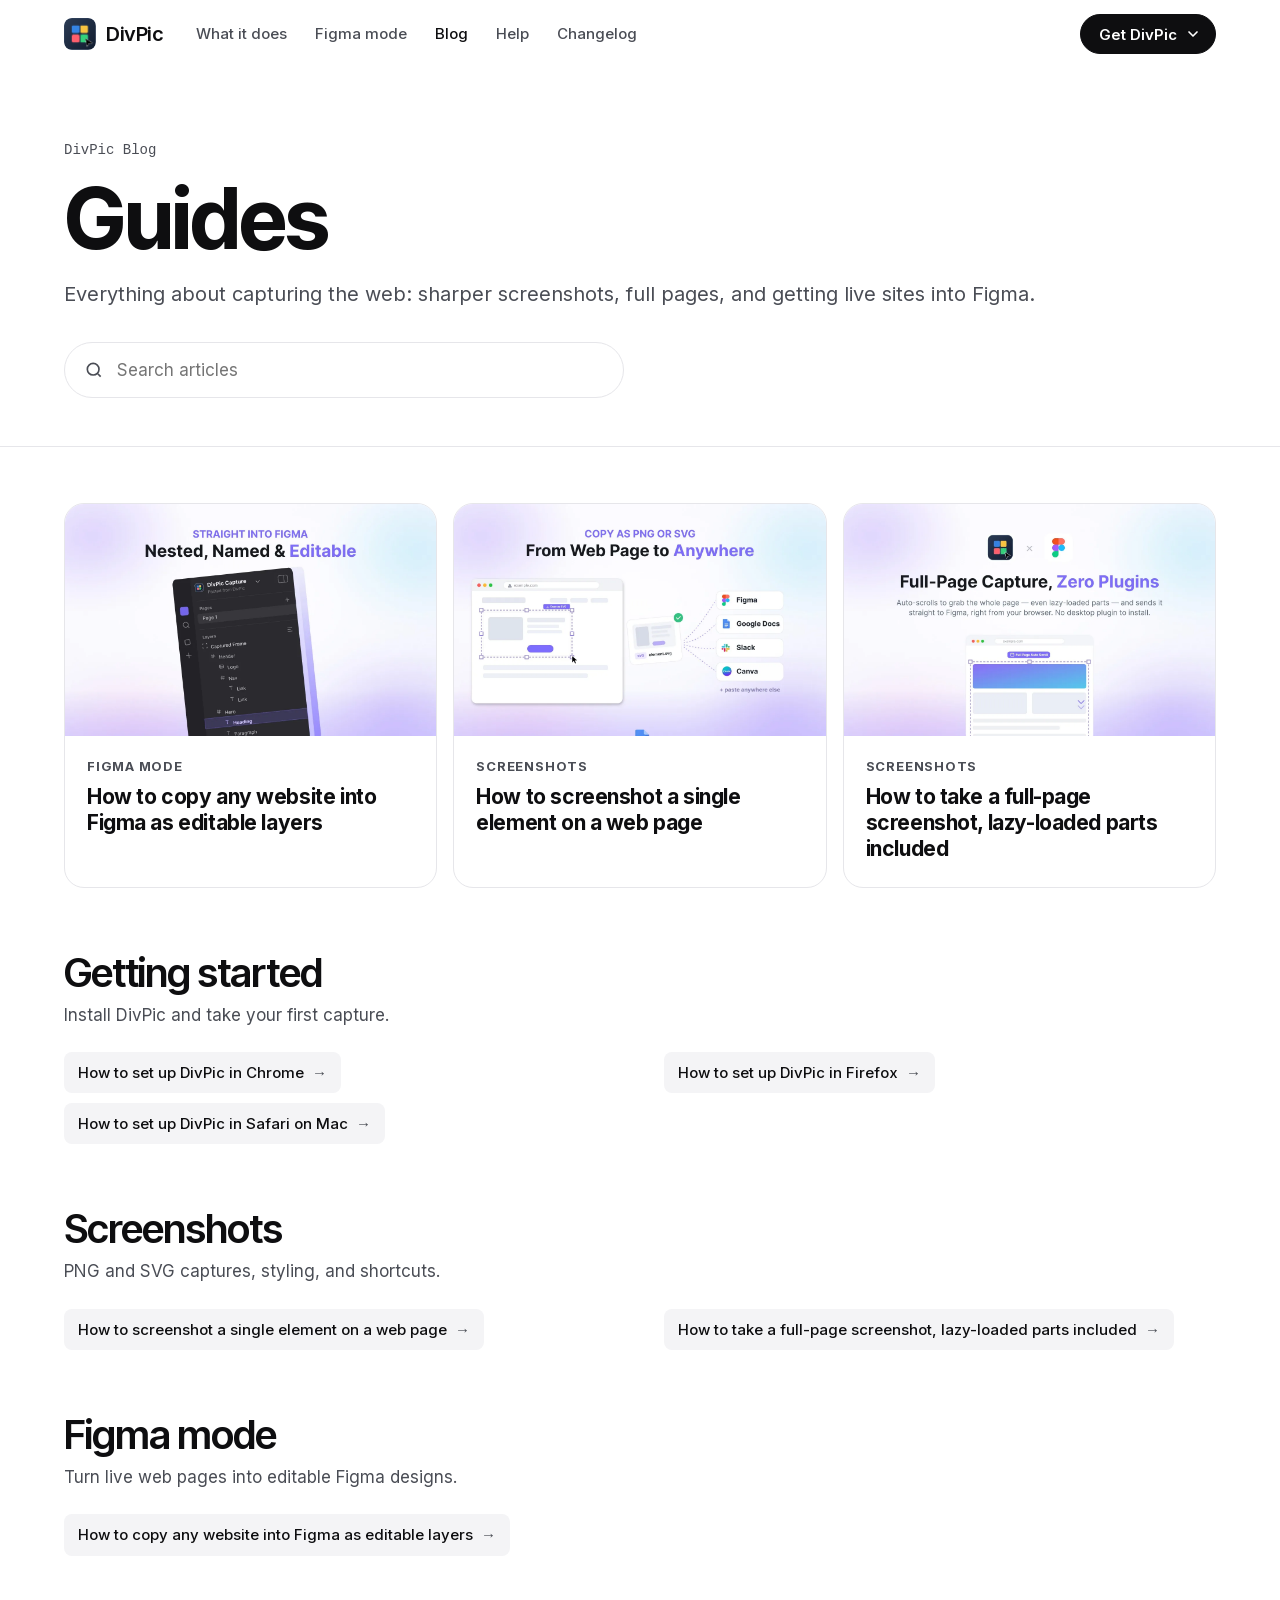
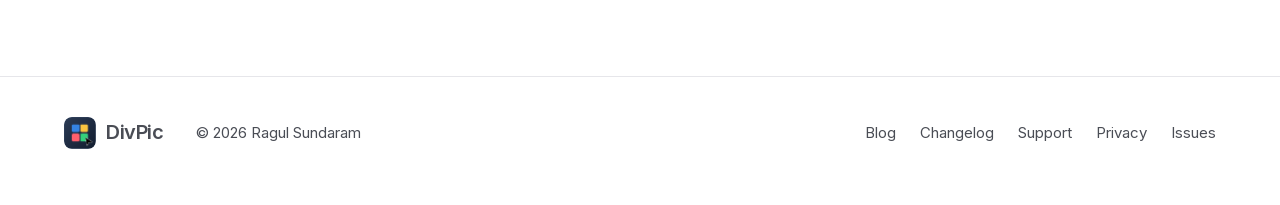
<file: blog/index.html>
<!doctype html>
<html lang="en">
<head>
  <meta charset="utf-8">
  <meta name="viewport" content="width=device-width, initial-scale=1">
  <title>DivPic Blog: guides for screenshots and web-to-Figma</title>
  <meta name="description" content="Guides for capturing web pages: element screenshots, full-page captures, PNG vs SVG, and copying websites into Figma as editable layers.">
  <link rel="canonical" href="https://divpic.in/blog/">
  <meta property="og:title" content="DivPic Blog">
  <meta property="og:description" content="Guides for screenshots and copying websites into Figma.">
  <meta property="og:image" content="https://divpic.in/blog/images/features.jpg">
  <link rel="icon" href="../icon.png">
  <link rel="preload" href="../fonts/inter-latin.woff2" as="font" type="font/woff2" crossorigin>
  <link rel="preload" href="../fonts/inter-tight-latin.woff2" as="font" type="font/woff2" crossorigin>
  <link rel="stylesheet" href="../site.css">
  <link rel="stylesheet" href="blog.css">
</head>
<body>

<header class="nav" id="nav">
  <div class="wrap">
    <a class="brand" href="/"><img src="../icon.png" alt="">DivPic</a>
    <nav class="nav-links" aria-label="Main">
      <a href="/#modes">What it does</a>
      <a href="/#figma">Figma mode</a>
      <a href="/blog/" aria-current="page">Blog</a>
      <a href="/#faq">Help</a>
      <a href="/changelog">Changelog</a>
    </nav>
    <div class="get-menu">
      <button class="btn solid sm" type="button" aria-haspopup="true" aria-expanded="false" aria-controls="get-menu-list">Get DivPic<svg class="chev" viewBox="0 0 24 24" aria-hidden="true"><path d="M6 9l6 6 6-6"/></svg></button>
      <div class="get-menu-list" id="get-menu-list" role="menu" hidden>
        <a role="menuitem" href="https://chromewebstore.google.com/detail/divpic/lpdabdkfnmackfinabbgelafogmahjni" target="_blank" rel="noopener"><img src="../images/browsers/chrome.svg" alt="" width="24" height="24"><span><strong>Chrome</strong><small>Also Arc, Edge and Brave</small></span></a>
        <a role="menuitem" href="https://addons.mozilla.org/firefox/addon/divpic/" target="_blank" rel="noopener"><img src="../images/browsers/firefox.svg" alt="" width="24" height="24"><span><strong>Firefox</strong><small>Firefox Add-ons</small></span></a>
        <a role="menuitem" href="https://apps.apple.com/us/app/divpic-web-to-figma/id6823888689?mt=12" target="_blank" rel="noopener"><img src="../images/browsers/safari.svg" alt="" width="24" height="24"><span><strong>Safari</strong><small>Mac App Store</small></span></a>
      </div>
    </div>
  </div>
</header>

<main>
  <div class="blog-hero">
    <div class="wrap">
      <div class="kicker">DivPic Blog</div>
      <h1>Guides</h1>
      <p>Everything about capturing the web: sharper screenshots, full pages, and getting live sites into Figma.</p>
      <div class="search" role="search">
        <svg viewBox="0 0 24 24" aria-hidden="true"><circle cx="11" cy="11" r="7"/><path d="M20 20l-3.5-3.5"/></svg>
        <input id="blog-search" type="search" placeholder="Search articles" aria-label="Search articles" autocomplete="off">
      </div>
    </div>
  </div>

  <div class="wrap blog-end">
    <div class="featured">
      <a href="/blog/copy-website-to-figma">
        <img src="images/figma-layers.webp" alt="" width="1280" height="800" fetchpriority="high">
        <div class="meta"><span class="cat">Figma mode</span><strong>How to copy any website into Figma as editable layers</strong></div>
      </a>
      <a href="/blog/screenshot-html-element">
        <img src="images/paste-anywhere.webp" alt="" width="1280" height="800">
        <div class="meta"><span class="cat">Screenshots</span><strong>How to screenshot a single element on a web page</strong></div>
      </a>
      <a href="/blog/full-page-screenshot">
        <img src="images/full-page-no-plugin.webp" alt="" width="1280" height="800">
        <div class="meta"><span class="cat">Screenshots</span><strong>How to take a full-page screenshot, lazy-loaded parts included</strong></div>
      </a>
    </div>

    <section class="topic" id="getting-started">
      <h2>Getting started</h2>
      <p>Install DivPic and take your first capture.</p>
      <ul class="pills">
        <li data-keywords="chrome web store install pin arc edge brave chromium"><a href="/blog/set-up-divpic-chrome">How to set up DivPic in Chrome</a></li>
        <li data-keywords="firefox add-ons mozilla install permissions"><a href="/blog/set-up-divpic-firefox">How to set up DivPic in Firefox</a></li>
        <li data-keywords="mac app store macos install enable"><a href="/blog/set-up-divpic-safari">How to set up DivPic in Safari on Mac</a></li>
      </ul>
    </section>

    <section class="topic" id="screenshots">
      <h2>Screenshots</h2>
      <p>PNG and SVG captures, styling, and shortcuts.</p>
      <ul class="pills">
        <li data-keywords="png svg crop element div button card copy clipboard shortcuts"><a href="/blog/screenshot-html-element">How to screenshot a single element on a web page</a></li>
        <li data-keywords="full page scrolling long stitch lazy load"><a href="/blog/full-page-screenshot">How to take a full-page screenshot, lazy-loaded parts included</a></li>
      </ul>
    </section>

    <section class="topic" id="figma-mode">
      <h2>Figma mode</h2>
      <p>Turn live web pages into editable Figma designs.</p>
      <ul class="pills">
        <li data-keywords="figma html to figma import website auto layout layers paste"><a href="/blog/copy-website-to-figma">How to copy any website into Figma as editable layers</a></li>
      </ul>
    </section>

    <p class="empty">No articles match that search. Try another word, or <a href="https://github.com/Ragulsundaram/divpic-public/issues" target="_blank" rel="noopener">ask on GitHub</a>.</p>
  </div>
</main>

<footer class="site">
  <div class="wrap">
    <a class="brand" href="/"><img src="../icon.png" alt="">DivPic</a>
    <span>© 2026 Ragul Sundaram</span>
    <nav aria-label="Footer">
      <a href="/blog/">Blog</a>
      <a href="/changelog">Changelog</a>
      <a href="/support">Support</a>
      <a href="/privacy">Privacy</a>
      <a href="https://github.com/Ragulsundaram/divpic-public/issues" target="_blank" rel="noopener">Issues</a>
    </nav>
  </div>
</footer>
<script src="blog.js"></script>
<script src="../get-menu.js"></script>
</body>
</html>
</file>
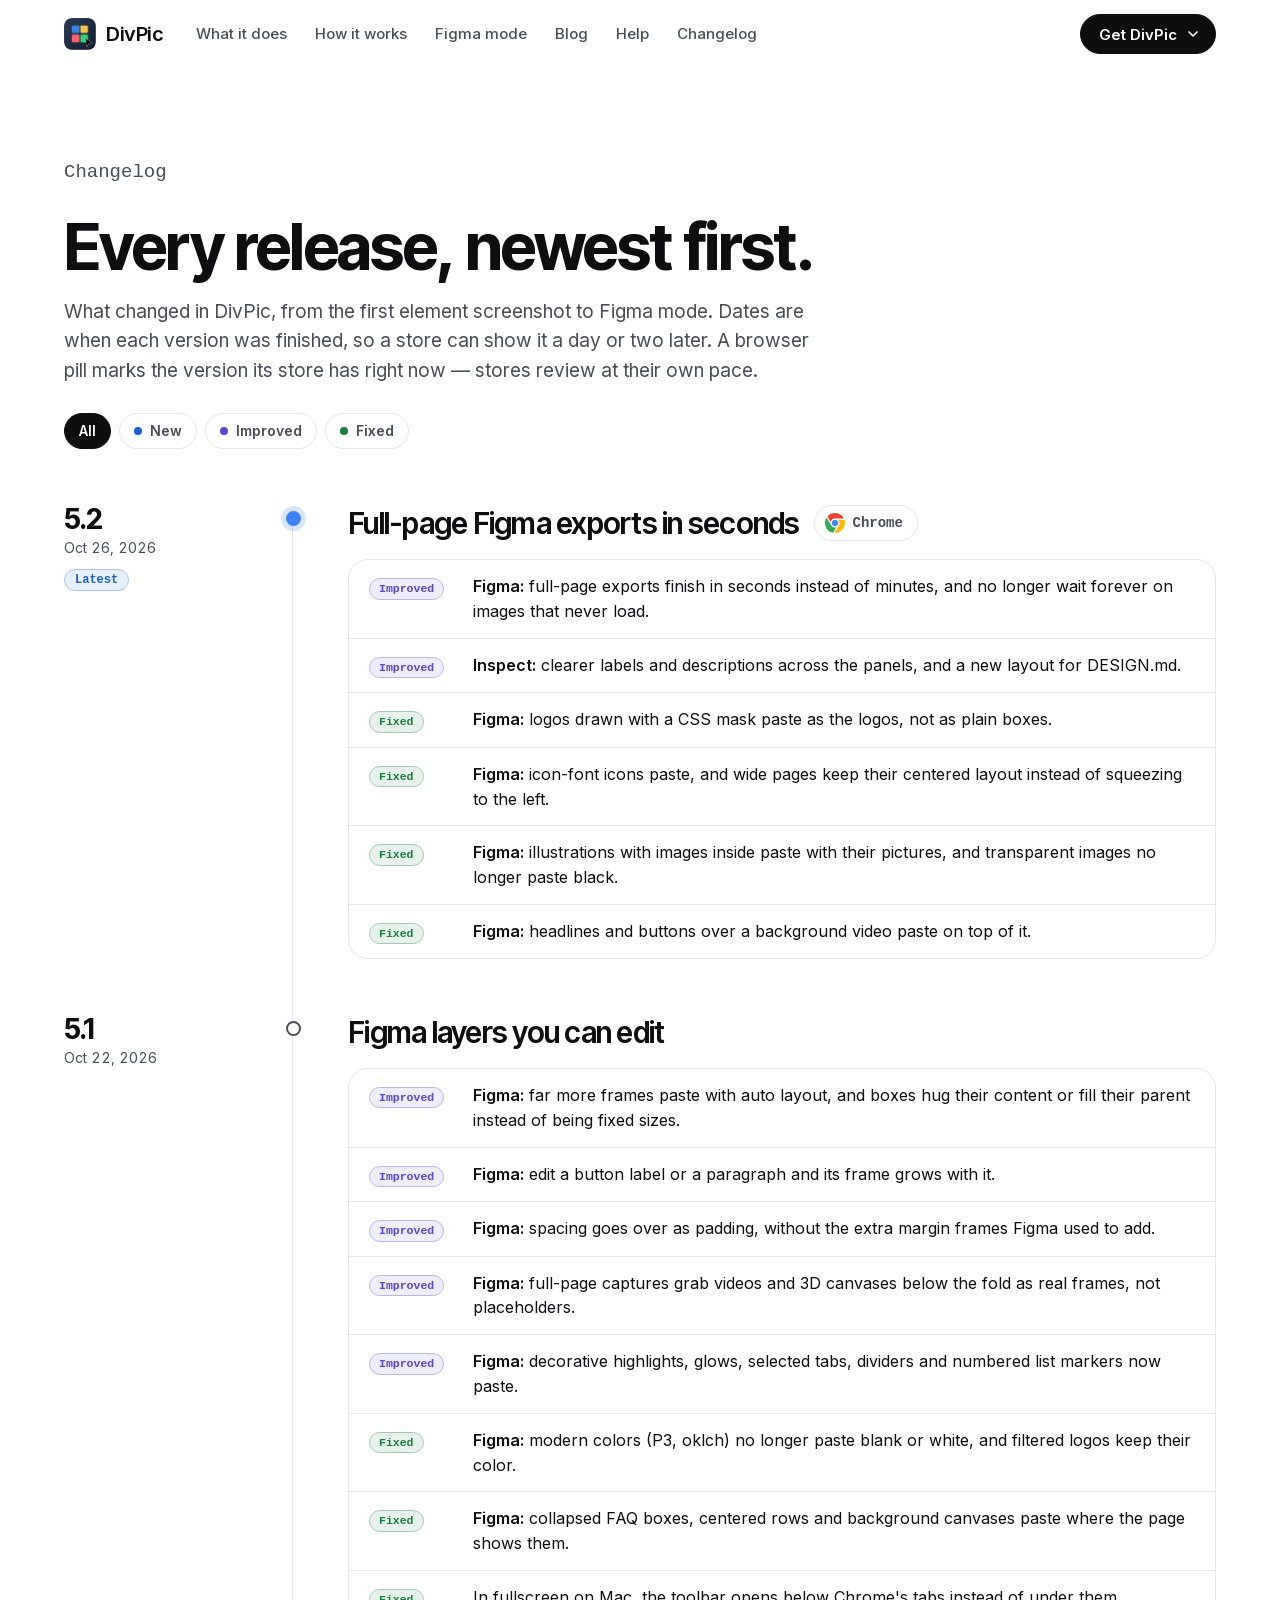
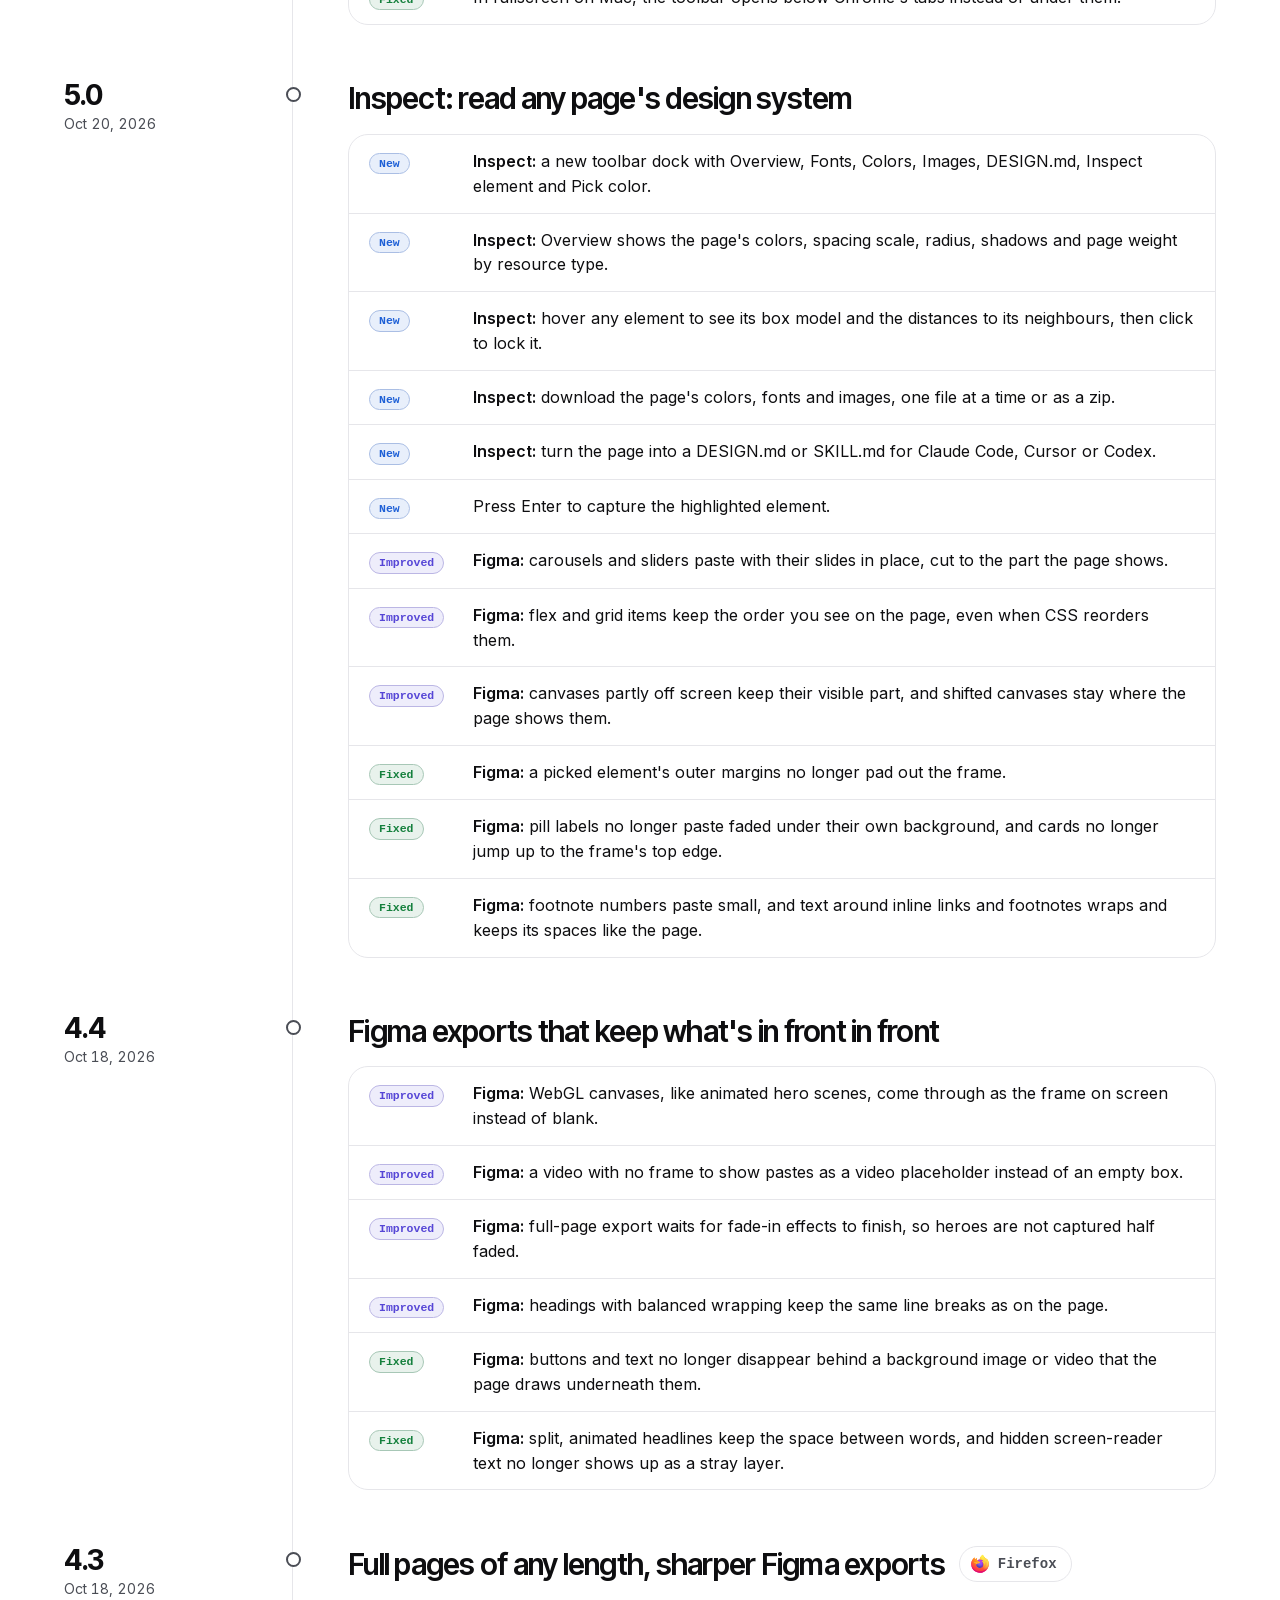
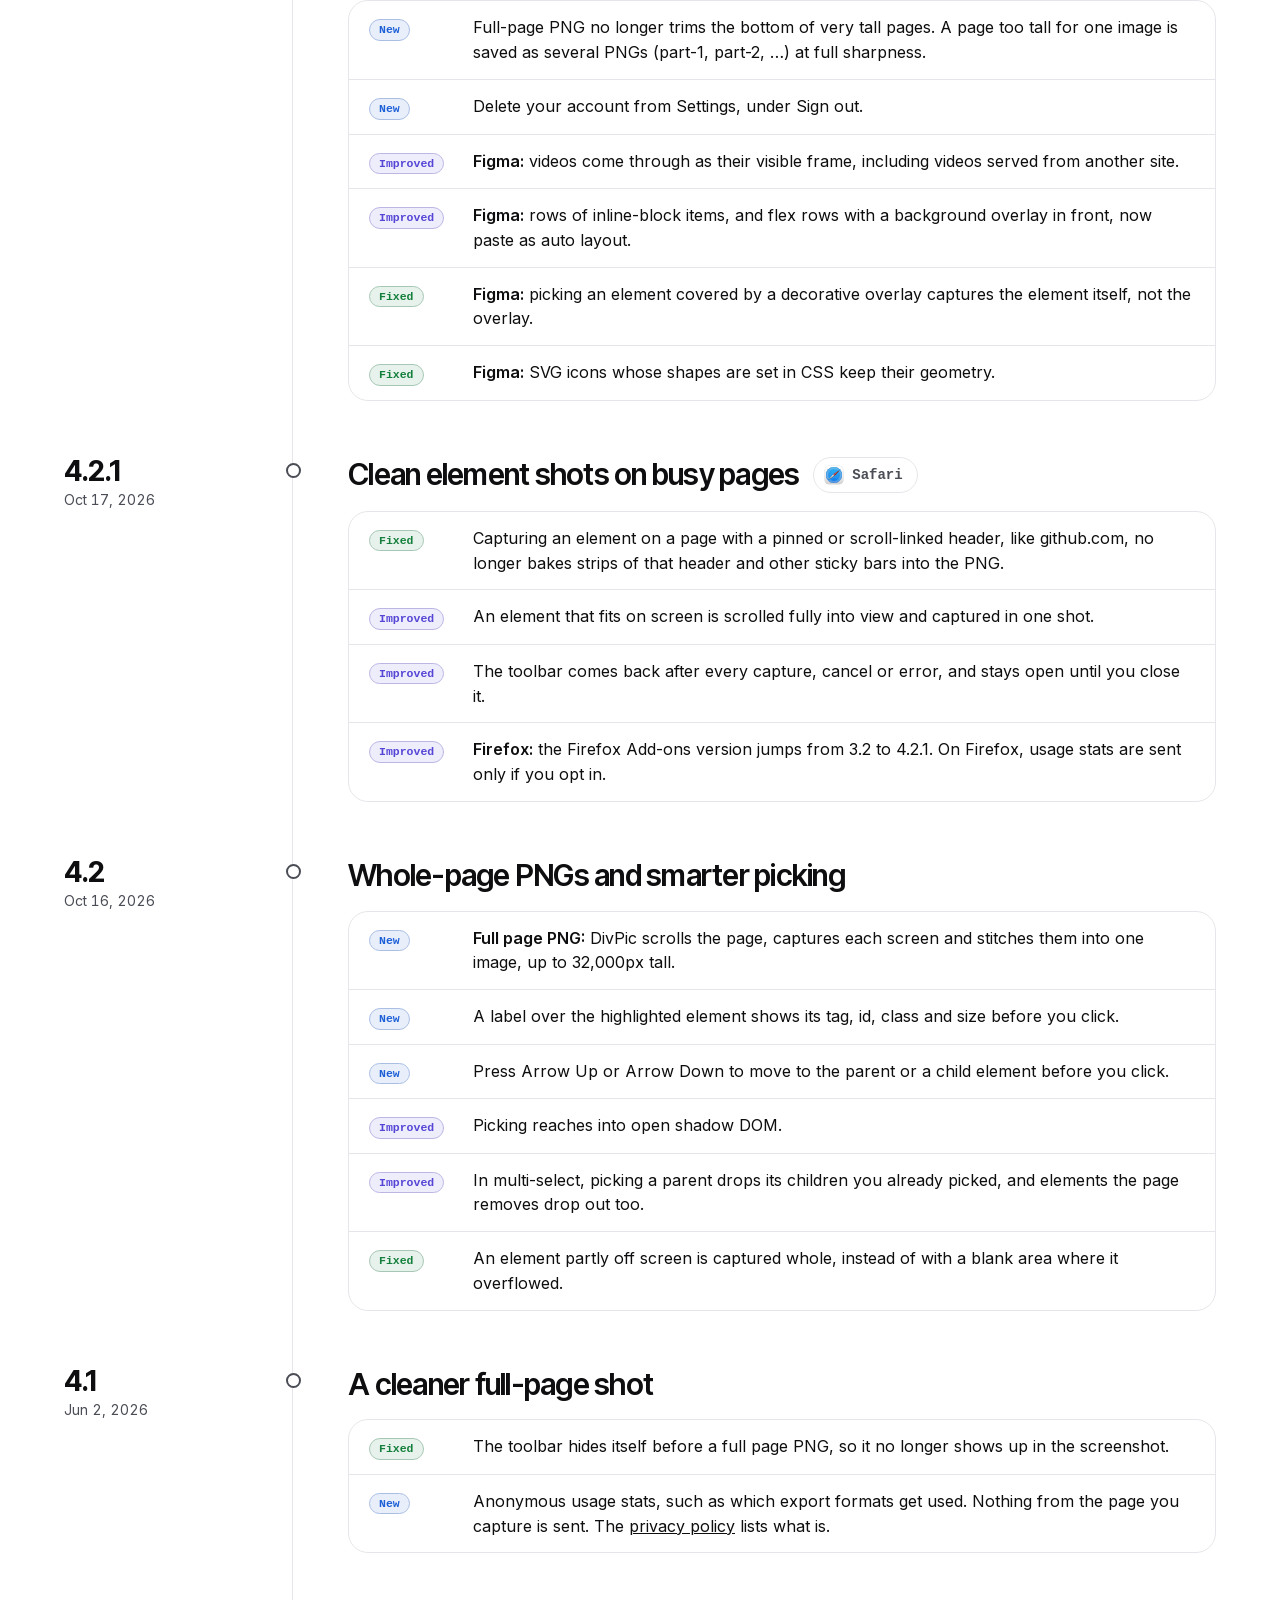
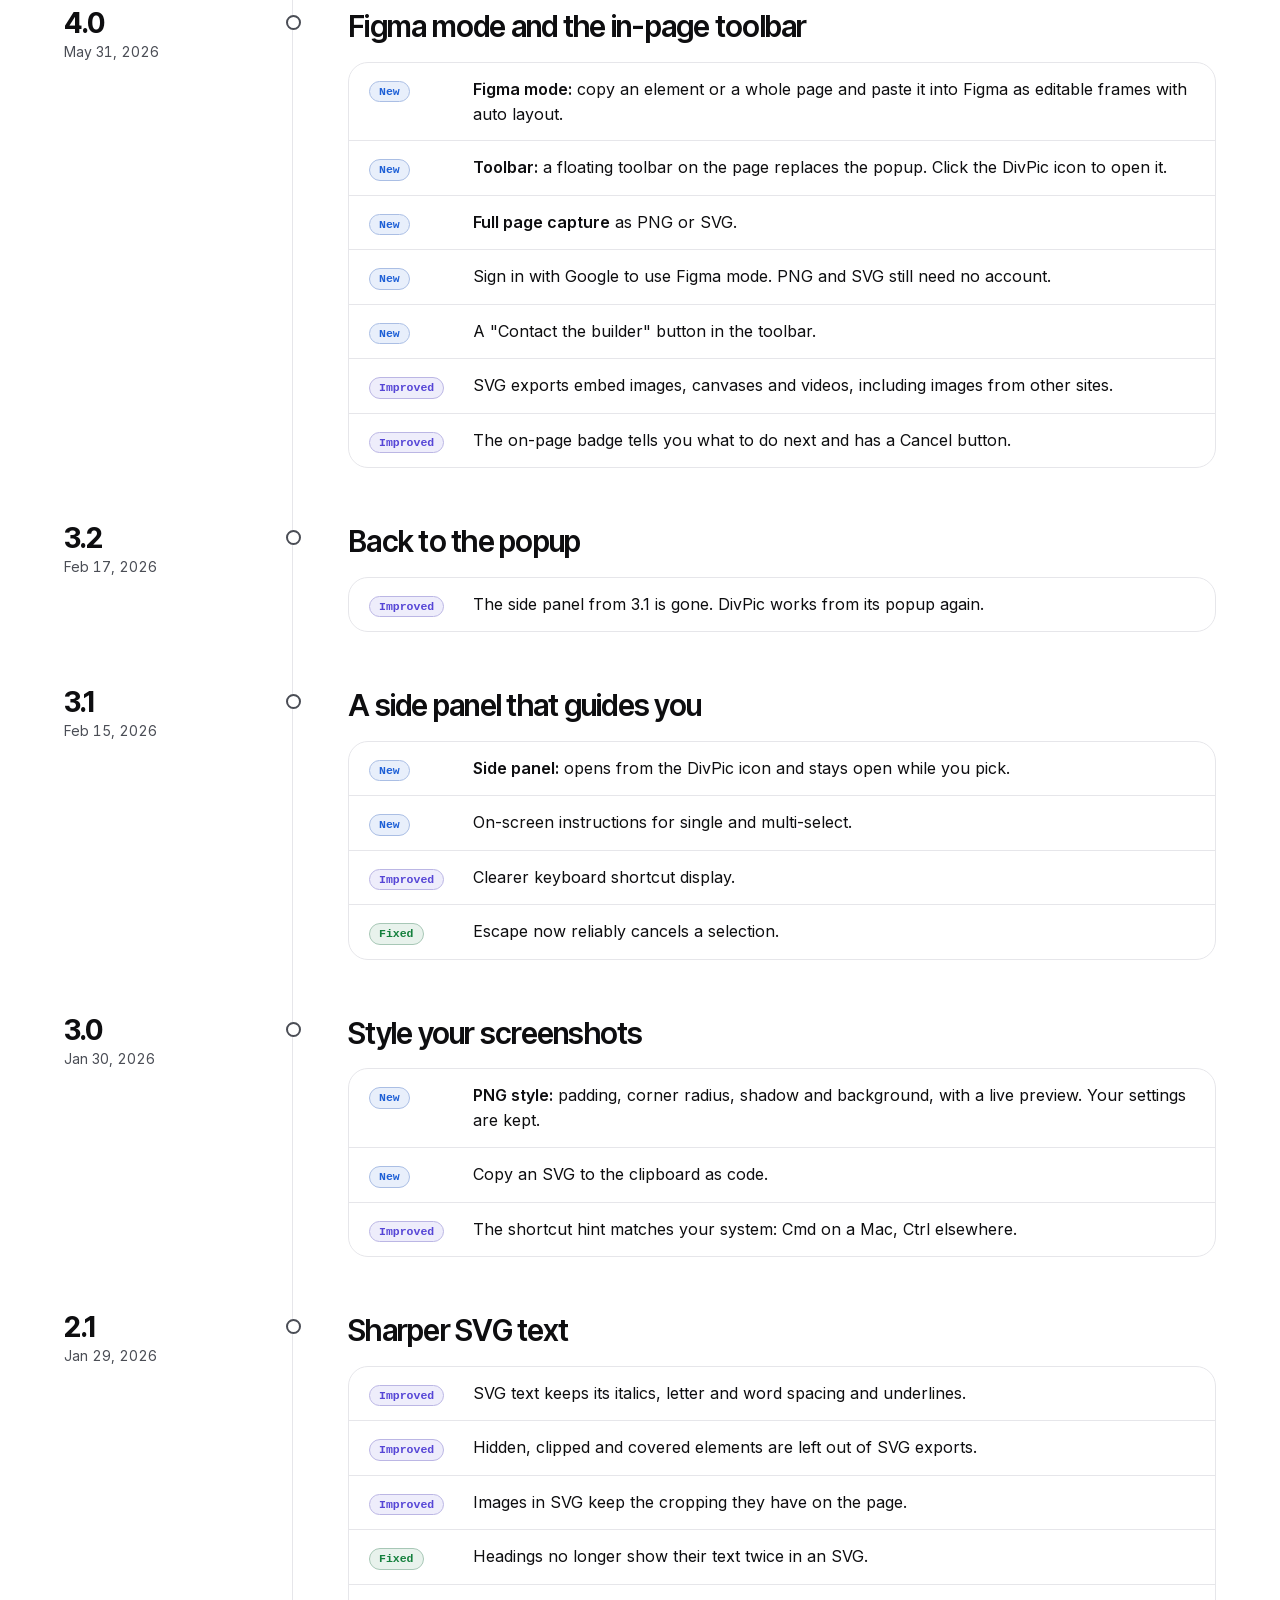
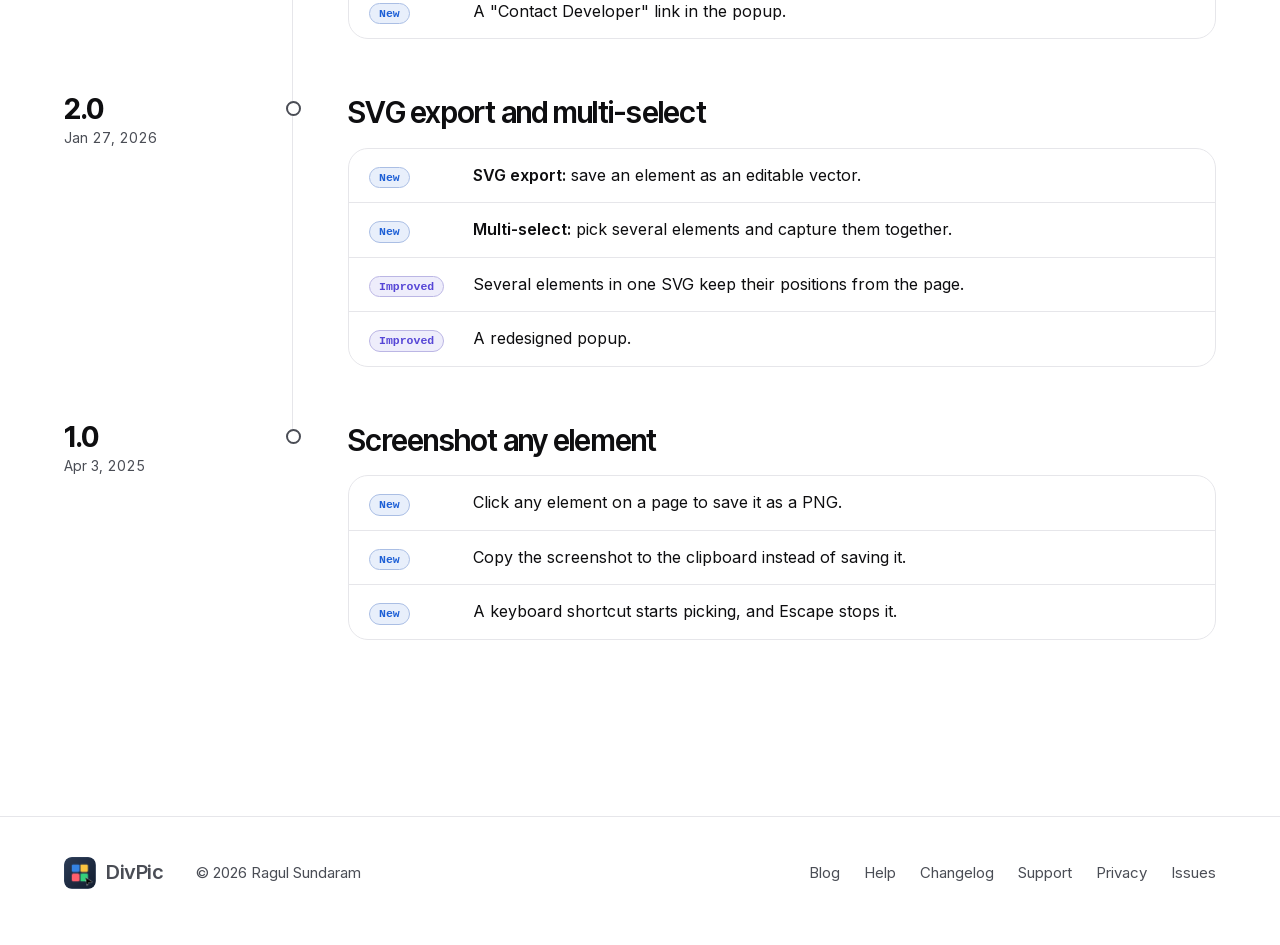
<file: changelog.html>
<!doctype html>
<html lang="en">
<head>
  <meta charset="utf-8">
  <meta name="viewport" content="width=device-width, initial-scale=1">
  <title>DivPic Changelog</title>
  <meta name="description" content="Every DivPic release, newest first: what's new, what got better and what got fixed, from 1.0 to today.">
  <link rel="canonical" href="https://divpic.in/changelog">
  <link rel="icon" href="icon.png">
  <link rel="preload" href="fonts/inter-latin.woff2" as="font" type="font/woff2" crossorigin>
  <link rel="preload" href="fonts/inter-tight-latin.woff2" as="font" type="font/woff2" crossorigin>
  <link rel="stylesheet" href="site.css">
</head>
<body>

<header class="nav" id="nav">
  <div class="wrap">
    <a class="brand" href="/"><img src="icon.png" alt="">DivPic</a>
    <nav class="nav-links" aria-label="Main">
      <a href="/#modes">What it does</a>
      <a href="/#how">How it works</a>
      <a href="/#figma">Figma mode</a>
      <a href="/blog/">Blog</a>
      <a href="/#faq">Help</a>
      <a href="/changelog" aria-current="page">Changelog</a>
    </nav>
    <div class="get-menu">
      <button class="btn solid sm" type="button" aria-haspopup="true" aria-expanded="false" aria-controls="get-menu-list">Get DivPic<svg class="chev" viewBox="0 0 24 24" aria-hidden="true"><path d="M6 9l6 6 6-6"/></svg></button>
      <div class="get-menu-list" id="get-menu-list" role="menu" hidden>
        <a role="menuitem" href="https://chromewebstore.google.com/detail/divpic/lpdabdkfnmackfinabbgelafogmahjni" target="_blank" rel="noopener"><img src="images/browsers/chrome.svg" alt="" width="24" height="24"><span><strong>Chrome</strong><small>Also Arc, Edge and Brave</small></span></a>
        <a role="menuitem" href="https://addons.mozilla.org/firefox/addon/divpic/" target="_blank" rel="noopener"><img src="images/browsers/firefox.svg" alt="" width="24" height="24"><span><strong>Firefox</strong><small>Firefox Add-ons</small></span></a>
        <a role="menuitem" href="https://apps.apple.com/us/app/divpic-web-to-figma/id6823888689?mt=12" target="_blank" rel="noopener"><img src="images/browsers/safari.svg" alt="" width="24" height="24"><span><strong>Safari</strong><small>Mac App Store</small></span></a>
      </div>
    </div>
  </div>
</header>

<main class="cl">
  <div class="wrap">
    <div class="cl-head">
      <p class="kicker">Changelog</p>
      <h1>Every release, newest first.</h1>
      <p>What changed in DivPic, from the first element screenshot to Figma mode. Dates are when each version was finished, so a store can show it a day or two later. A browser pill marks the version its store has right now — stores review at their own pace.</p>
      <div class="cl-filter" role="group" aria-label="Show">
        <button type="button" aria-pressed="true" data-kind="all">All</button>
        <button type="button" aria-pressed="false" data-kind="new"><i class="k new"></i>New</button>
        <button type="button" aria-pressed="false" data-kind="improved"><i class="k improved"></i>Improved</button>
        <button type="button" aria-pressed="false" data-kind="fixed"><i class="k fixed"></i>Fixed</button>
      </div>
    </div>

    <ol class="timeline">
      <li class="rel" id="v5.2">
        <div class="rel-when"><a class="ver" href="#v5.2">5.2</a><time datetime="2026-10-26">Oct 26, 2026</time><span class="latest">Latest</span></div>
        <div class="rel-body">
          <h2>Full-page Figma exports in seconds <span class="store" title="The version on the Chrome Web Store right now"><img src="images/browsers/chrome.svg" alt="" width="20" height="20">Chrome</span></h2>
          <ul>
            <li data-kind="improved"><b class="tagk improved">Improved</b><span><strong>Figma:</strong> full-page exports finish in seconds instead of minutes, and no longer wait forever on images that never load.</span></li>
            <li data-kind="improved"><b class="tagk improved">Improved</b><span><strong>Inspect:</strong> clearer labels and descriptions across the panels, and a new layout for DESIGN.md.</span></li>
            <li data-kind="fixed"><b class="tagk fixed">Fixed</b><span><strong>Figma:</strong> logos drawn with a CSS mask paste as the logos, not as plain boxes.</span></li>
            <li data-kind="fixed"><b class="tagk fixed">Fixed</b><span><strong>Figma:</strong> icon-font icons paste, and wide pages keep their centered layout instead of squeezing to the left.</span></li>
            <li data-kind="fixed"><b class="tagk fixed">Fixed</b><span><strong>Figma:</strong> illustrations with images inside paste with their pictures, and transparent images no longer paste black.</span></li>
            <li data-kind="fixed"><b class="tagk fixed">Fixed</b><span><strong>Figma:</strong> headlines and buttons over a background video paste on top of it.</span></li>
          </ul>
        </div>
      </li>
      <li class="rel" id="v5.1">
        <div class="rel-when"><a class="ver" href="#v5.1">5.1</a><time datetime="2026-10-22">Oct 22, 2026</time></div>
        <div class="rel-body">
          <h2>Figma layers you can edit</h2>
          <ul>
            <li data-kind="improved"><b class="tagk improved">Improved</b><span><strong>Figma:</strong> far more frames paste with auto layout, and boxes hug their content or fill their parent instead of being fixed sizes.</span></li>
            <li data-kind="improved"><b class="tagk improved">Improved</b><span><strong>Figma:</strong> edit a button label or a paragraph and its frame grows with it.</span></li>
            <li data-kind="improved"><b class="tagk improved">Improved</b><span><strong>Figma:</strong> spacing goes over as padding, without the extra margin frames Figma used to add.</span></li>
            <li data-kind="improved"><b class="tagk improved">Improved</b><span><strong>Figma:</strong> full-page captures grab videos and 3D canvases below the fold as real frames, not placeholders.</span></li>
            <li data-kind="improved"><b class="tagk improved">Improved</b><span><strong>Figma:</strong> decorative highlights, glows, selected tabs, dividers and numbered list markers now paste.</span></li>
            <li data-kind="fixed"><b class="tagk fixed">Fixed</b><span><strong>Figma:</strong> modern colors (P3, oklch) no longer paste blank or white, and filtered logos keep their color.</span></li>
            <li data-kind="fixed"><b class="tagk fixed">Fixed</b><span><strong>Figma:</strong> collapsed FAQ boxes, centered rows and background canvases paste where the page shows them.</span></li>
            <li data-kind="fixed"><b class="tagk fixed">Fixed</b><span>In fullscreen on Mac, the toolbar opens below Chrome's tabs instead of under them.</span></li>
          </ul>
        </div>
      </li>
      <li class="rel" id="v5.0">
        <div class="rel-when"><a class="ver" href="#v5.0">5.0</a><time datetime="2026-10-20">Oct 20, 2026</time></div>
        <div class="rel-body">
          <h2>Inspect: read any page's design system</h2>
          <ul>
            <li data-kind="new"><b class="tagk new">New</b><span><strong>Inspect:</strong> a new toolbar dock with Overview, Fonts, Colors, Images, DESIGN.md, Inspect element and Pick color.</span></li>
            <li data-kind="new"><b class="tagk new">New</b><span><strong>Inspect:</strong> Overview shows the page's colors, spacing scale, radius, shadows and page weight by resource type.</span></li>
            <li data-kind="new"><b class="tagk new">New</b><span><strong>Inspect:</strong> hover any element to see its box model and the distances to its neighbours, then click to lock it.</span></li>
            <li data-kind="new"><b class="tagk new">New</b><span><strong>Inspect:</strong> download the page's colors, fonts and images, one file at a time or as a zip.</span></li>
            <li data-kind="new"><b class="tagk new">New</b><span><strong>Inspect:</strong> turn the page into a DESIGN.md or SKILL.md for Claude Code, Cursor or Codex.</span></li>
            <li data-kind="new"><b class="tagk new">New</b><span>Press Enter to capture the highlighted element.</span></li>
            <li data-kind="improved"><b class="tagk improved">Improved</b><span><strong>Figma:</strong> carousels and sliders paste with their slides in place, cut to the part the page shows.</span></li>
            <li data-kind="improved"><b class="tagk improved">Improved</b><span><strong>Figma:</strong> flex and grid items keep the order you see on the page, even when CSS reorders them.</span></li>
            <li data-kind="improved"><b class="tagk improved">Improved</b><span><strong>Figma:</strong> canvases partly off screen keep their visible part, and shifted canvases stay where the page shows them.</span></li>
            <li data-kind="fixed"><b class="tagk fixed">Fixed</b><span><strong>Figma:</strong> a picked element's outer margins no longer pad out the frame.</span></li>
            <li data-kind="fixed"><b class="tagk fixed">Fixed</b><span><strong>Figma:</strong> pill labels no longer paste faded under their own background, and cards no longer jump up to the frame's top edge.</span></li>
            <li data-kind="fixed"><b class="tagk fixed">Fixed</b><span><strong>Figma:</strong> footnote numbers paste small, and text around inline links and footnotes wraps and keeps its spaces like the page.</span></li>
          </ul>
        </div>
      </li>

      <li class="rel" id="v4.4">
        <div class="rel-when"><a class="ver" href="#v4.4">4.4</a><time datetime="2026-10-18">Oct 18, 2026</time></div>
        <div class="rel-body">
          <h2>Figma exports that keep what's in front in front</h2>
          <ul>
            <li data-kind="improved"><b class="tagk improved">Improved</b><span><strong>Figma:</strong> WebGL canvases, like animated hero scenes, come through as the frame on screen instead of blank.</span></li>
            <li data-kind="improved"><b class="tagk improved">Improved</b><span><strong>Figma:</strong> a video with no frame to show pastes as a video placeholder instead of an empty box.</span></li>
            <li data-kind="improved"><b class="tagk improved">Improved</b><span><strong>Figma:</strong> full-page export waits for fade-in effects to finish, so heroes are not captured half faded.</span></li>
            <li data-kind="improved"><b class="tagk improved">Improved</b><span><strong>Figma:</strong> headings with balanced wrapping keep the same line breaks as on the page.</span></li>
            <li data-kind="fixed"><b class="tagk fixed">Fixed</b><span><strong>Figma:</strong> buttons and text no longer disappear behind a background image or video that the page draws underneath them.</span></li>
            <li data-kind="fixed"><b class="tagk fixed">Fixed</b><span><strong>Figma:</strong> split, animated headlines keep the space between words, and hidden screen-reader text no longer shows up as a stray layer.</span></li>
          </ul>
        </div>
      </li>

      <li class="rel" id="v4.3">
        <div class="rel-when"><a class="ver" href="#v4.3">4.3</a><time datetime="2026-10-18">Oct 18, 2026</time></div>
        <div class="rel-body">
          <h2>Full pages of any length, sharper Figma exports <span class="store" title="The version on Firefox Add-ons right now — a newer one is in Mozilla's review"><img src="images/browsers/firefox.svg" alt="" width="20" height="20">Firefox</span></h2>
          <ul>
            <li data-kind="new"><b class="tagk new">New</b><span>Full-page PNG no longer trims the bottom of very tall pages. A page too tall for one image is saved as several PNGs (part-1, part-2, …) at full sharpness.</span></li>
            <li data-kind="new"><b class="tagk new">New</b><span>Delete your account from Settings, under Sign out.</span></li>
            <li data-kind="improved"><b class="tagk improved">Improved</b><span><strong>Figma:</strong> videos come through as their visible frame, including videos served from another site.</span></li>
            <li data-kind="improved"><b class="tagk improved">Improved</b><span><strong>Figma:</strong> rows of inline-block items, and flex rows with a background overlay in front, now paste as auto layout.</span></li>
            <li data-kind="fixed"><b class="tagk fixed">Fixed</b><span><strong>Figma:</strong> picking an element covered by a decorative overlay captures the element itself, not the overlay.</span></li>
            <li data-kind="fixed"><b class="tagk fixed">Fixed</b><span><strong>Figma:</strong> SVG icons whose shapes are set in CSS keep their geometry.</span></li>
          </ul>
        </div>
      </li>

      <li class="rel" id="v4.2.1">
        <div class="rel-when"><a class="ver" href="#v4.2.1">4.2.1</a><time datetime="2026-10-17">Oct 17, 2026</time></div>
        <div class="rel-body">
          <h2>Clean element shots on busy pages <span class="store" title="The version on the Mac App Store right now — a newer one is in Apple's review"><img src="images/browsers/safari.svg" alt="" width="20" height="20">Safari</span></h2>
          <ul>
            <li data-kind="fixed"><b class="tagk fixed">Fixed</b><span>Capturing an element on a page with a pinned or scroll-linked header, like github.com, no longer bakes strips of that header and other sticky bars into the PNG.</span></li>
            <li data-kind="improved"><b class="tagk improved">Improved</b><span>An element that fits on screen is scrolled fully into view and captured in one shot.</span></li>
            <li data-kind="improved"><b class="tagk improved">Improved</b><span>The toolbar comes back after every capture, cancel or error, and stays open until you close it.</span></li>
            <li data-kind="improved"><b class="tagk improved">Improved</b><span><strong>Firefox:</strong> the Firefox Add-ons version jumps from 3.2 to 4.2.1. On Firefox, usage stats are sent only if you opt in.</span></li>
          </ul>
        </div>
      </li>

      <li class="rel" id="v4.2">
        <div class="rel-when"><a class="ver" href="#v4.2">4.2</a><time datetime="2026-10-16">Oct 16, 2026</time></div>
        <div class="rel-body">
          <h2>Whole-page PNGs and smarter picking</h2>
          <ul>
            <li data-kind="new"><b class="tagk new">New</b><span><strong>Full page PNG:</strong> DivPic scrolls the page, captures each screen and stitches them into one image, up to 32,000px tall.</span></li>
            <li data-kind="new"><b class="tagk new">New</b><span>A label over the highlighted element shows its tag, id, class and size before you click.</span></li>
            <li data-kind="new"><b class="tagk new">New</b><span>Press Arrow Up or Arrow Down to move to the parent or a child element before you click.</span></li>
            <li data-kind="improved"><b class="tagk improved">Improved</b><span>Picking reaches into open shadow DOM.</span></li>
            <li data-kind="improved"><b class="tagk improved">Improved</b><span>In multi-select, picking a parent drops its children you already picked, and elements the page removes drop out too.</span></li>
            <li data-kind="fixed"><b class="tagk fixed">Fixed</b><span>An element partly off screen is captured whole, instead of with a blank area where it overflowed.</span></li>
          </ul>
        </div>
      </li>

      <li class="rel" id="v4.1">
        <div class="rel-when"><a class="ver" href="#v4.1">4.1</a><time datetime="2026-06-02">Jun 2, 2026</time></div>
        <div class="rel-body">
          <h2>A cleaner full-page shot</h2>
          <ul>
            <li data-kind="fixed"><b class="tagk fixed">Fixed</b><span>The toolbar hides itself before a full page PNG, so it no longer shows up in the screenshot.</span></li>
            <li data-kind="new"><b class="tagk new">New</b><span>Anonymous usage stats, such as which export formats get used. Nothing from the page you capture is sent. The <a href="/privacy">privacy policy</a> lists what is.</span></li>
          </ul>
        </div>
      </li>

      <li class="rel" id="v4.0">
        <div class="rel-when"><a class="ver" href="#v4.0">4.0</a><time datetime="2026-05-31">May 31, 2026</time></div>
        <div class="rel-body">
          <h2>Figma mode and the in-page toolbar</h2>
          <ul>
            <li data-kind="new"><b class="tagk new">New</b><span><strong>Figma mode:</strong> copy an element or a whole page and paste it into Figma as editable frames with auto layout.</span></li>
            <li data-kind="new"><b class="tagk new">New</b><span><strong>Toolbar:</strong> a floating toolbar on the page replaces the popup. Click the DivPic icon to open it.</span></li>
            <li data-kind="new"><b class="tagk new">New</b><span><strong>Full page capture</strong> as PNG or SVG.</span></li>
            <li data-kind="new"><b class="tagk new">New</b><span>Sign in with Google to use Figma mode. PNG and SVG still need no account.</span></li>
            <li data-kind="new"><b class="tagk new">New</b><span>A "Contact the builder" button in the toolbar.</span></li>
            <li data-kind="improved"><b class="tagk improved">Improved</b><span>SVG exports embed images, canvases and videos, including images from other sites.</span></li>
            <li data-kind="improved"><b class="tagk improved">Improved</b><span>The on-page badge tells you what to do next and has a Cancel button.</span></li>
          </ul>
        </div>
      </li>

      <li class="rel" id="v3.2">
        <div class="rel-when"><a class="ver" href="#v3.2">3.2</a><time datetime="2026-02-17">Feb 17, 2026</time></div>
        <div class="rel-body">
          <h2>Back to the popup</h2>
          <ul>
            <li data-kind="improved"><b class="tagk improved">Improved</b><span>The side panel from 3.1 is gone. DivPic works from its popup again.</span></li>
          </ul>
        </div>
      </li>

      <li class="rel" id="v3.1">
        <div class="rel-when"><a class="ver" href="#v3.1">3.1</a><time datetime="2026-02-15">Feb 15, 2026</time></div>
        <div class="rel-body">
          <h2>A side panel that guides you</h2>
          <ul>
            <li data-kind="new"><b class="tagk new">New</b><span><strong>Side panel:</strong> opens from the DivPic icon and stays open while you pick.</span></li>
            <li data-kind="new"><b class="tagk new">New</b><span>On-screen instructions for single and multi-select.</span></li>
            <li data-kind="improved"><b class="tagk improved">Improved</b><span>Clearer keyboard shortcut display.</span></li>
            <li data-kind="fixed"><b class="tagk fixed">Fixed</b><span>Escape now reliably cancels a selection.</span></li>
          </ul>
        </div>
      </li>

      <li class="rel" id="v3.0">
        <div class="rel-when"><a class="ver" href="#v3.0">3.0</a><time datetime="2026-01-30">Jan 30, 2026</time></div>
        <div class="rel-body">
          <h2>Style your screenshots</h2>
          <ul>
            <li data-kind="new"><b class="tagk new">New</b><span><strong>PNG style:</strong> padding, corner radius, shadow and background, with a live preview. Your settings are kept.</span></li>
            <li data-kind="new"><b class="tagk new">New</b><span>Copy an SVG to the clipboard as code.</span></li>
            <li data-kind="improved"><b class="tagk improved">Improved</b><span>The shortcut hint matches your system: Cmd on a Mac, Ctrl elsewhere.</span></li>
          </ul>
        </div>
      </li>

      <li class="rel" id="v2.1">
        <div class="rel-when"><a class="ver" href="#v2.1">2.1</a><time datetime="2026-01-29">Jan 29, 2026</time></div>
        <div class="rel-body">
          <h2>Sharper SVG text</h2>
          <ul>
            <li data-kind="improved"><b class="tagk improved">Improved</b><span>SVG text keeps its italics, letter and word spacing and underlines.</span></li>
            <li data-kind="improved"><b class="tagk improved">Improved</b><span>Hidden, clipped and covered elements are left out of SVG exports.</span></li>
            <li data-kind="improved"><b class="tagk improved">Improved</b><span>Images in SVG keep the cropping they have on the page.</span></li>
            <li data-kind="fixed"><b class="tagk fixed">Fixed</b><span>Headings no longer show their text twice in an SVG.</span></li>
            <li data-kind="new"><b class="tagk new">New</b><span>A "Contact Developer" link in the popup.</span></li>
          </ul>
        </div>
      </li>

      <li class="rel" id="v2.0">
        <div class="rel-when"><a class="ver" href="#v2.0">2.0</a><time datetime="2026-01-27">Jan 27, 2026</time></div>
        <div class="rel-body">
          <h2>SVG export and multi-select</h2>
          <ul>
            <li data-kind="new"><b class="tagk new">New</b><span><strong>SVG export:</strong> save an element as an editable vector.</span></li>
            <li data-kind="new"><b class="tagk new">New</b><span><strong>Multi-select:</strong> pick several elements and capture them together.</span></li>
            <li data-kind="improved"><b class="tagk improved">Improved</b><span>Several elements in one SVG keep their positions from the page.</span></li>
            <li data-kind="improved"><b class="tagk improved">Improved</b><span>A redesigned popup.</span></li>
          </ul>
        </div>
      </li>

      <li class="rel first" id="v1.0">
        <div class="rel-when"><a class="ver" href="#v1.0">1.0</a><time datetime="2025-04-03">Apr 3, 2025</time></div>
        <div class="rel-body">
          <h2>Screenshot any element</h2>
          <ul>
            <li data-kind="new"><b class="tagk new">New</b><span>Click any element on a page to save it as a PNG.</span></li>
            <li data-kind="new"><b class="tagk new">New</b><span>Copy the screenshot to the clipboard instead of saving it.</span></li>
            <li data-kind="new"><b class="tagk new">New</b><span>A keyboard shortcut starts picking, and Escape stops it.</span></li>
          </ul>
        </div>
      </li>
    </ol>
    <p class="cl-empty" hidden>Nothing of that kind yet.</p>
  </div>
</main>

<button class="to-top" type="button" aria-label="Back to top"><svg viewBox="0 0 24 24" aria-hidden="true"><path d="M12 19V5M5 12l7-7 7 7"/></svg></button>

<footer class="site">
  <div class="wrap">
    <a class="brand" href="/"><img src="icon.png" alt="">DivPic</a>
    <span>© 2026 Ragul Sundaram</span>
    <nav aria-label="Footer">
      <a href="/blog/">Blog</a>
      <a href="/#faq">Help</a>
      <a href="/changelog">Changelog</a>
      <a href="/support">Support</a>
      <a href="/privacy">Privacy</a>
      <a href="https://github.com/Ragulsundaram/divpic-public/issues" target="_blank" rel="noopener">Issues</a>
    </nav>
  </div>
</footer>

<script>
  // Sticky nav border once the page scrolls.
  const nav = document.getElementById('nav');
  const toTop = document.querySelector('.to-top');
  const footer = document.querySelector('footer.site');
  const onScroll = () => {
    nav.classList.toggle('scrolled', window.scrollY > 8);
    toTop.classList.toggle('show', window.scrollY > window.innerHeight);
    // Stay above the footer: once it scrolls into view, lift the button by the overlap.
    toTop.style.setProperty('--lift', Math.max(0, window.innerHeight - footer.getBoundingClientRect().top) + 'px');
  };
  toTop.addEventListener('click', () => window.scrollTo({ top: 0 }));
  window.addEventListener('scroll', onScroll, { passive: true });
  window.addEventListener('resize', onScroll);
  onScroll();

  // Filter by kind of change; a release with nothing of that kind steps out of the timeline.
  const chips = document.querySelectorAll('.cl-filter button');
  chips.forEach((b) => b.addEventListener('click', () => {
    const kind = b.dataset.kind;
    chips.forEach((c) => c.setAttribute('aria-pressed', c === b));
    let any = false;
    document.querySelectorAll('.rel').forEach((rel) => {
      let shown = 0;
      rel.querySelectorAll('li[data-kind]').forEach((li) => { const on = kind === 'all' || li.dataset.kind === kind; li.hidden = !on; if (on) shown++; });
      rel.hidden = !shown;
      if (shown) any = true;
    });
    document.querySelector('.cl-empty').hidden = any;
    onScroll(); // the page got shorter or taller, so the footer may have moved
  }));
</script>
<script src="get-menu.js"></script>
</body>
</html>
</file>
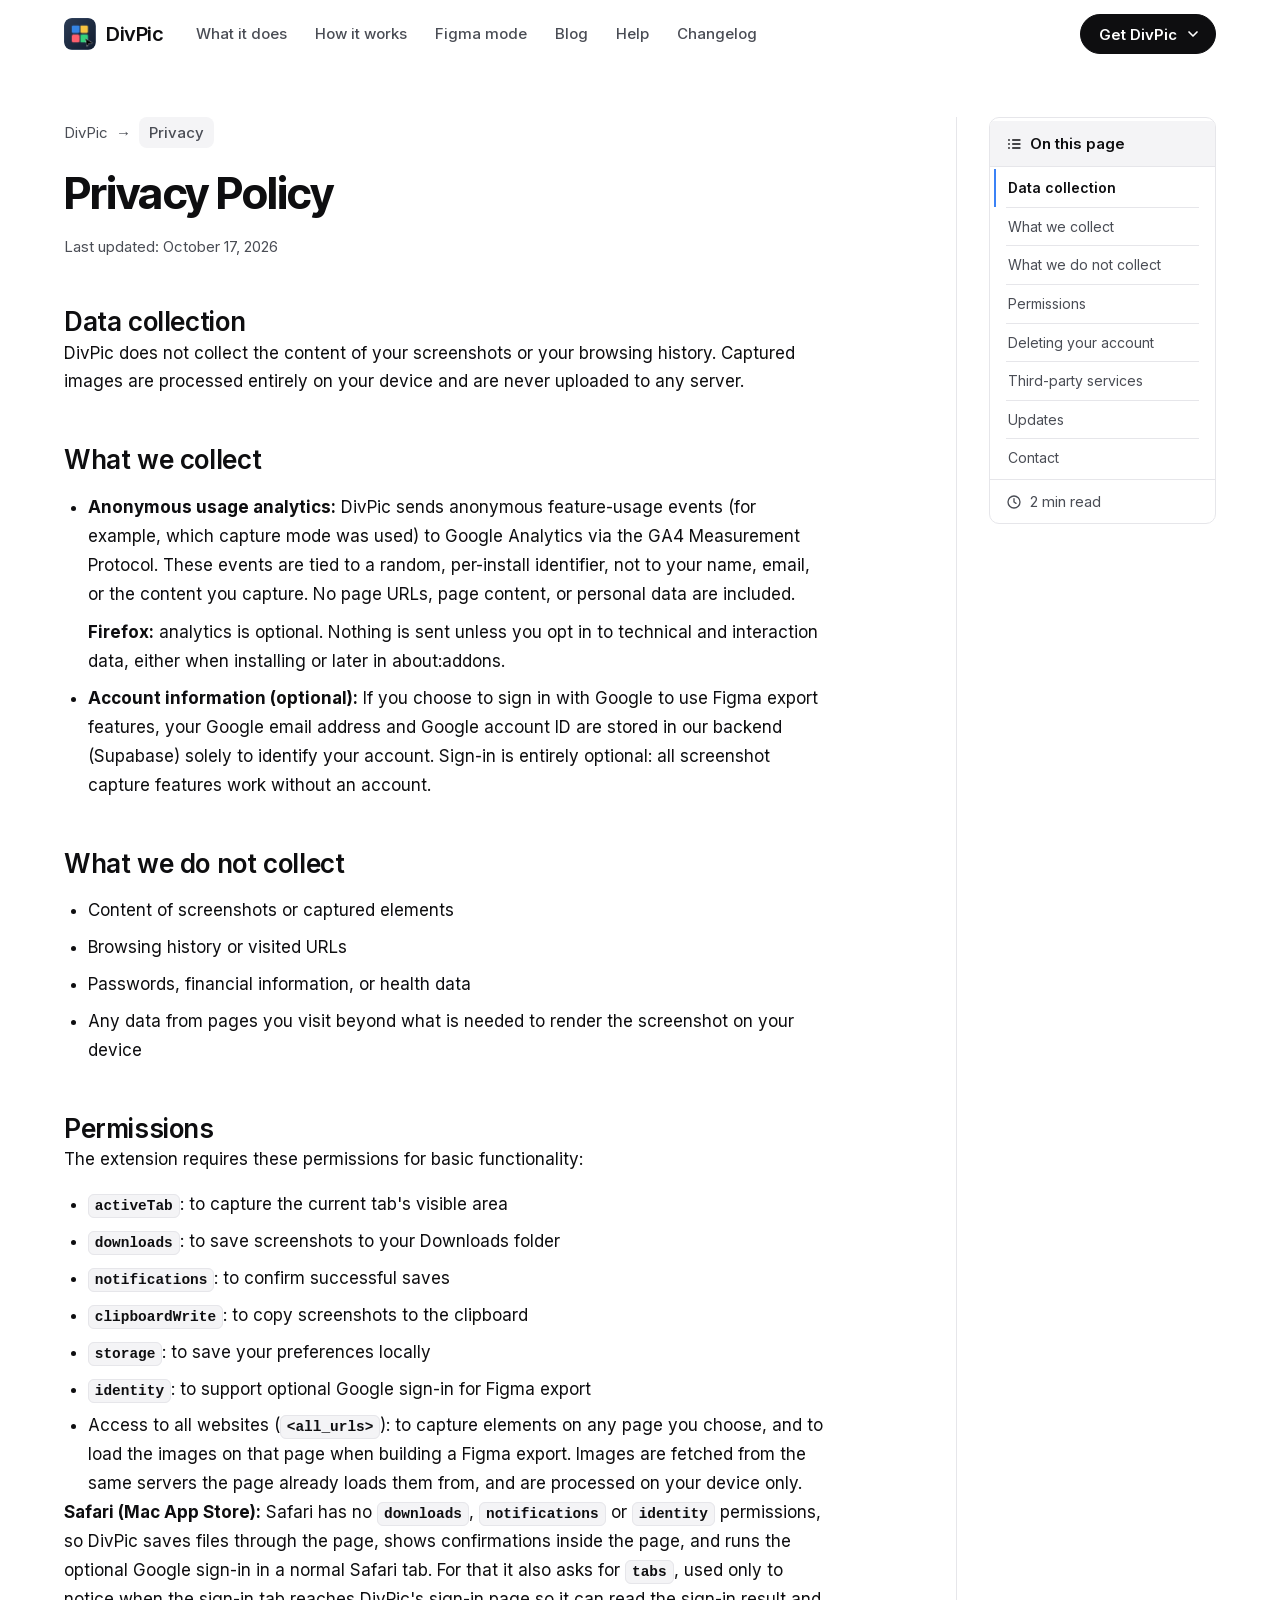
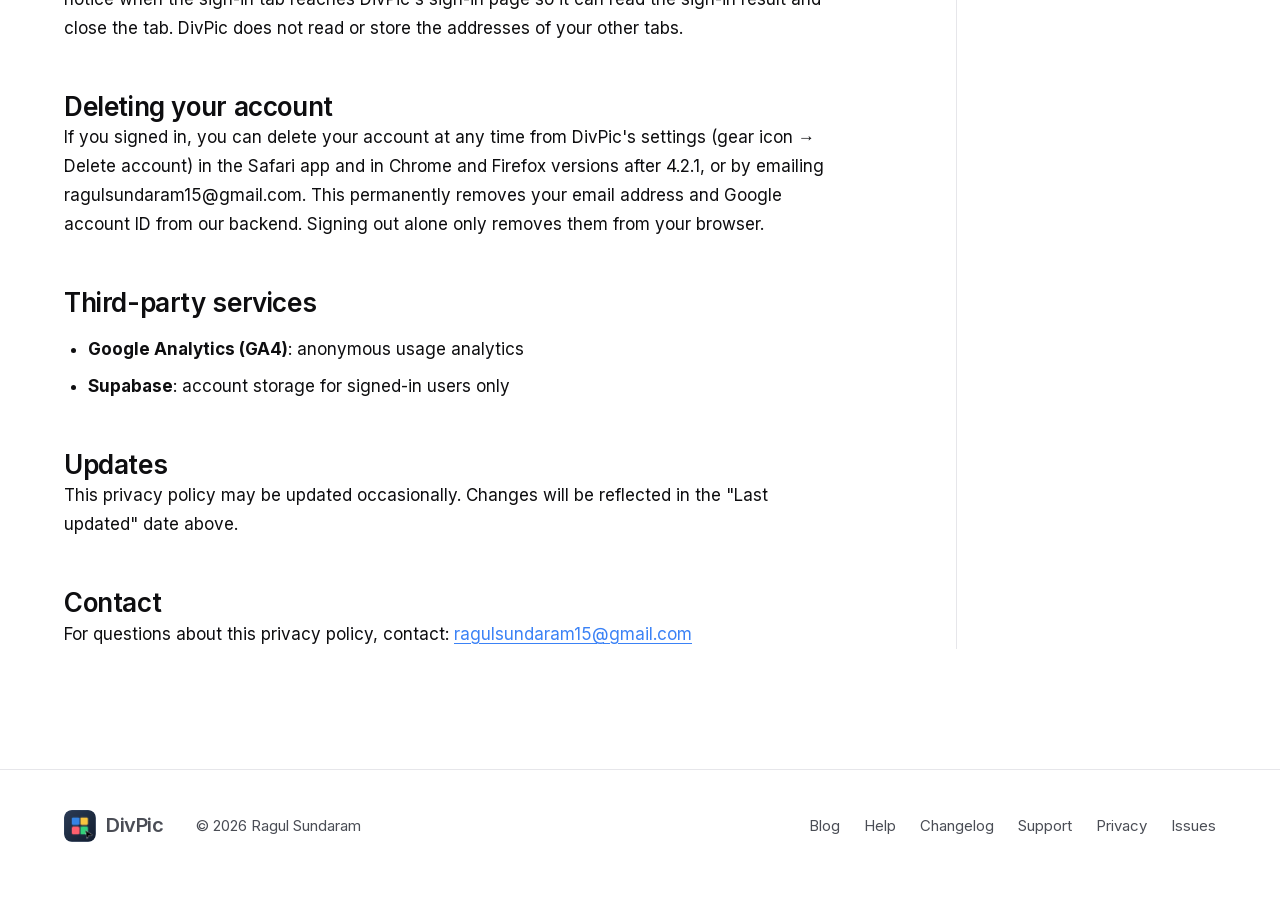
<file: privacy.html>
<!doctype html>
<html lang="en">
<head>
  <meta charset="utf-8">
  <meta name="viewport" content="width=device-width, initial-scale=1">
  <title>DivPic Privacy Policy</title>
  <meta name="description" content="What DivPic collects, what it doesn't, and why it needs each permission.">
  <link rel="icon" href="icon.png">
  <link rel="preload" href="fonts/inter-latin.woff2" as="font" type="font/woff2" crossorigin>
  <link rel="preload" href="fonts/inter-tight-latin.woff2" as="font" type="font/woff2" crossorigin>
  <link rel="stylesheet" href="site.css">
  <link rel="stylesheet" href="blog/blog.css">
</head>
<body>

<header class="nav" id="nav">
  <div class="wrap">
    <a class="brand" href="/"><img src="icon.png" alt="">DivPic</a>
    <nav class="nav-links" aria-label="Main">
      <a href="/#modes">What it does</a>
      <a href="/#how">How it works</a>
      <a href="/#figma">Figma mode</a>
      <a href="/blog/">Blog</a>
      <a href="/#faq">Help</a>
      <a href="/changelog">Changelog</a>
    </nav>
    <div class="get-menu">
      <button class="btn solid sm" type="button" aria-haspopup="true" aria-expanded="false" aria-controls="get-menu-list">Get DivPic<svg class="chev" viewBox="0 0 24 24" aria-hidden="true"><path d="M6 9l6 6 6-6"/></svg></button>
      <div class="get-menu-list" id="get-menu-list" role="menu" hidden>
        <a role="menuitem" href="https://chromewebstore.google.com/detail/divpic/lpdabdkfnmackfinabbgelafogmahjni" target="_blank" rel="noopener"><img src="images/browsers/chrome.svg" alt="" width="24" height="24"><span><strong>Chrome</strong><small>Also Arc, Edge and Brave</small></span></a>
        <a role="menuitem" href="https://addons.mozilla.org/firefox/addon/divpic/" target="_blank" rel="noopener"><img src="images/browsers/firefox.svg" alt="" width="24" height="24"><span><strong>Firefox</strong><small>Firefox Add-ons</small></span></a>
        <a role="menuitem" href="https://apps.apple.com/us/app/divpic-web-to-figma/id6823888689?mt=12" target="_blank" rel="noopener"><img src="images/browsers/safari.svg" alt="" width="24" height="24"><span><strong>Safari</strong><small>Mac App Store</small></span></a>
      </div>
    </div>
  </div>
</header>

<div class="article-shell">
  <main class="article">
    <nav class="crumbs" aria-label="Breadcrumb">
      <a href="/">DivPic</a><span class="sep">→</span><a class="here" href="/privacy">Privacy</a>
    </nav>
    <h1>Privacy Policy</h1>
    <div class="byline"><span>Last updated: October 17, 2026</span></div>

    <details class="toc-mobile"><summary>On this page</summary><ol></ol></details>

    <div class="prose">
      <h2>Data collection</h2>
      <p>DivPic does not collect the content of your screenshots or your browsing history. Captured images are processed entirely on your device and are never uploaded to any server.</p>

      <h2>What we collect</h2>
      <ul>
        <li><strong>Anonymous usage analytics:</strong> DivPic sends anonymous feature-usage events (for example, which capture mode was used) to Google Analytics via the GA4 Measurement Protocol. These events are tied to a random, per-install identifier, not to your name, email, or the content you capture. No page URLs, page content, or personal data are included.
          <p><strong>Firefox:</strong> analytics is optional. Nothing is sent unless you opt in to technical and interaction data, either when installing or later in about:addons.</p>
        </li>
        <li><strong>Account information (optional):</strong> If you choose to sign in with Google to use Figma export features, your Google email address and Google account ID are stored in our backend (Supabase) solely to identify your account. Sign-in is entirely optional: all screenshot capture features work without an account.</li>
      </ul>

      <h2>What we do not collect</h2>
      <ul>
        <li>Content of screenshots or captured elements</li>
        <li>Browsing history or visited URLs</li>
        <li>Passwords, financial information, or health data</li>
        <li>Any data from pages you visit beyond what is needed to render the screenshot on your device</li>
      </ul>

      <h2>Permissions</h2>
      <p>The extension requires these permissions for basic functionality:</p>
      <ul>
        <li><code>activeTab</code>: to capture the current tab's visible area</li>
        <li><code>downloads</code>: to save screenshots to your Downloads folder</li>
        <li><code>notifications</code>: to confirm successful saves</li>
        <li><code>clipboardWrite</code>: to copy screenshots to the clipboard</li>
        <li><code>storage</code>: to save your preferences locally</li>
        <li><code>identity</code>: to support optional Google sign-in for Figma export</li>
        <li>Access to all websites (<code>&lt;all_urls&gt;</code>): to capture elements on any page you choose, and to load the images on that page when building a Figma export. Images are fetched from the same servers the page already loads them from, and are processed on your device only.</li>
      </ul>
      <p><strong>Safari (Mac App Store):</strong> Safari has no <code>downloads</code>, <code>notifications</code> or <code>identity</code> permissions, so DivPic saves files through the page, shows confirmations inside the page, and runs the optional Google sign-in in a normal Safari tab. For that it also asks for <code>tabs</code>, used only to notice when the sign-in tab reaches DivPic's sign-in page so it can read the sign-in result and close the tab. DivPic does not read or store the addresses of your other tabs.</p>

      <h2>Deleting your account</h2>
      <p>If you signed in, you can delete your account at any time from DivPic's settings (gear icon → Delete account) in the Safari app and in Chrome and Firefox versions after 4.2.1, or by emailing ragulsundaram15@gmail.com. This permanently removes your email address and Google account ID from our backend. Signing out alone only removes them from your browser.</p>

      <h2>Third-party services</h2>
      <ul>
        <li><strong>Google Analytics (GA4)</strong>: anonymous usage analytics</li>
        <li><strong>Supabase</strong>: account storage for signed-in users only</li>
      </ul>

      <h2>Updates</h2>
      <p>This privacy policy may be updated occasionally. Changes will be reflected in the "Last updated" date above.</p>

      <h2>Contact</h2>
      <p>For questions about this privacy policy, contact: <a href="mailto:ragulsundaram15@gmail.com">ragulsundaram15@gmail.com</a></p>
    </div>
  </main>
  <aside></aside>
</div>

<footer class="site">
  <div class="wrap">
    <a class="brand" href="/"><img src="icon.png" alt="">DivPic</a>
    <span>© 2026 Ragul Sundaram</span>
    <nav aria-label="Footer">
      <a href="/blog/">Blog</a>
      <a href="/#faq">Help</a>
      <a href="/changelog">Changelog</a>
      <a href="/support">Support</a>
      <a href="/privacy">Privacy</a>
      <a href="https://github.com/Ragulsundaram/divpic-public/issues" target="_blank" rel="noopener">Issues</a>
    </nav>
  </div>
</footer>
<script src="blog/blog.js"></script>
<script src="get-menu.js"></script>
</body>
</html>
</file>
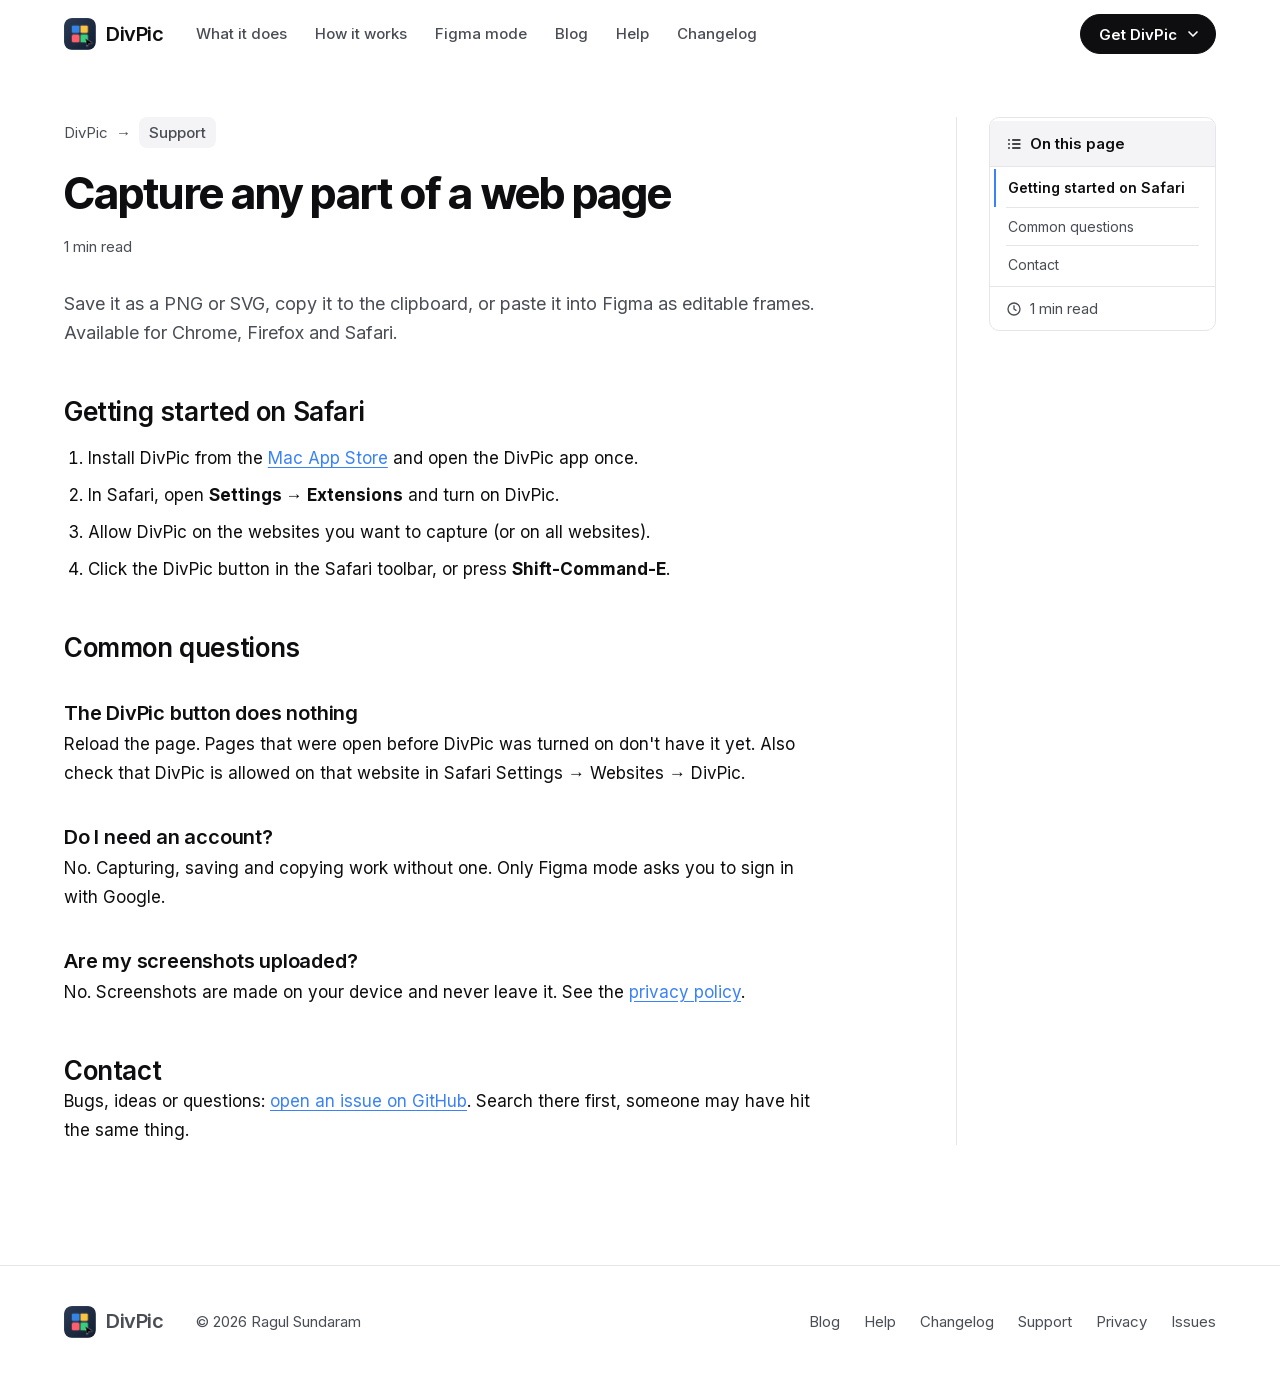
<file: support.html>
<!doctype html>
<html lang="en">
<head>
  <meta charset="utf-8">
  <meta name="viewport" content="width=device-width, initial-scale=1">
  <title>DivPic Support</title>
  <meta name="description" content="DivPic captures any part of a web page as a PNG or SVG, or copies it into Figma as editable layers.">
  <link rel="icon" href="icon.png">
  <link rel="preload" href="fonts/inter-latin.woff2" as="font" type="font/woff2" crossorigin>
  <link rel="preload" href="fonts/inter-tight-latin.woff2" as="font" type="font/woff2" crossorigin>
  <link rel="stylesheet" href="site.css">
  <link rel="stylesheet" href="blog/blog.css">
</head>
<body>

<header class="nav" id="nav">
  <div class="wrap">
    <a class="brand" href="/"><img src="icon.png" alt="">DivPic</a>
    <nav class="nav-links" aria-label="Main">
      <a href="/#modes">What it does</a>
      <a href="/#how">How it works</a>
      <a href="/#figma">Figma mode</a>
      <a href="/blog/">Blog</a>
      <a href="/#faq">Help</a>
      <a href="/changelog">Changelog</a>
    </nav>
    <div class="get-menu">
      <button class="btn solid sm" type="button" aria-haspopup="true" aria-expanded="false" aria-controls="get-menu-list">Get DivPic<svg class="chev" viewBox="0 0 24 24" aria-hidden="true"><path d="M6 9l6 6 6-6"/></svg></button>
      <div class="get-menu-list" id="get-menu-list" role="menu" hidden>
        <a role="menuitem" href="https://chromewebstore.google.com/detail/divpic/lpdabdkfnmackfinabbgelafogmahjni" target="_blank" rel="noopener"><img src="images/browsers/chrome.svg" alt="" width="24" height="24"><span><strong>Chrome</strong><small>Also Arc, Edge and Brave</small></span></a>
        <a role="menuitem" href="https://addons.mozilla.org/firefox/addon/divpic/" target="_blank" rel="noopener"><img src="images/browsers/firefox.svg" alt="" width="24" height="24"><span><strong>Firefox</strong><small>Firefox Add-ons</small></span></a>
        <a role="menuitem" href="https://apps.apple.com/us/app/divpic-web-to-figma/id6823888689?mt=12" target="_blank" rel="noopener"><img src="images/browsers/safari.svg" alt="" width="24" height="24"><span><strong>Safari</strong><small>Mac App Store</small></span></a>
      </div>
    </div>
  </div>
</header>

<div class="article-shell">
  <main class="article">
    <nav class="crumbs" aria-label="Breadcrumb">
      <a href="/">DivPic</a><span class="sep">→</span><a class="here" href="/support">Support</a>
    </nav>
    <h1>Capture any part of a web page</h1>
    <div class="byline"><span data-read-time></span></div>

    <details class="toc-mobile"><summary>On this page</summary><ol></ol></details>

    <div class="prose">
      <p class="lede">Save it as a PNG or SVG, copy it to the clipboard, or paste it into Figma as editable frames. Available for Chrome, Firefox and Safari.</p>

      <h2>Getting started on Safari</h2>
      <ol>
        <li>Install DivPic from the <a href="https://apps.apple.com/us/app/divpic-web-to-figma/id6823888689?mt=12" target="_blank" rel="noopener">Mac App Store</a> and open the DivPic app once.</li>
        <li>In Safari, open <strong>Settings → Extensions</strong> and turn on DivPic.</li>
        <li>Allow DivPic on the websites you want to capture (or on all websites).</li>
        <li>Click the DivPic button in the Safari toolbar, or press <strong>Shift-Command-E</strong>.</li>
      </ol>

      <h2>Common questions</h2>
      <h3>The DivPic button does nothing</h3>
      <p>Reload the page. Pages that were open before DivPic was turned on don't have it yet. Also check that DivPic is allowed on that website in Safari Settings → Websites → DivPic.</p>
      <h3>Do I need an account?</h3>
      <p>No. Capturing, saving and copying work without one. Only Figma mode asks you to sign in with Google.</p>
      <h3>Are my screenshots uploaded?</h3>
      <p>No. Screenshots are made on your device and never leave it. See the <a href="/privacy">privacy policy</a>.</p>

      <h2>Contact</h2>
      <p>Bugs, ideas or questions: <a href="https://github.com/Ragulsundaram/divpic-public/issues" target="_blank" rel="noopener">open an issue on GitHub</a>. Search there first, someone may have hit the same thing.</p>
    </div>
  </main>
  <aside></aside>
</div>

<footer class="site">
  <div class="wrap">
    <a class="brand" href="/"><img src="icon.png" alt="">DivPic</a>
    <span>© 2026 Ragul Sundaram</span>
    <nav aria-label="Footer">
      <a href="/blog/">Blog</a>
      <a href="/#faq">Help</a>
      <a href="/changelog">Changelog</a>
      <a href="/support">Support</a>
      <a href="/privacy">Privacy</a>
      <a href="https://github.com/Ragulsundaram/divpic-public/issues" target="_blank" rel="noopener">Issues</a>
    </nav>
  </div>
</footer>
<script src="blog/blog.js"></script>
<script src="get-menu.js"></script>
</body>
</html>
</file>
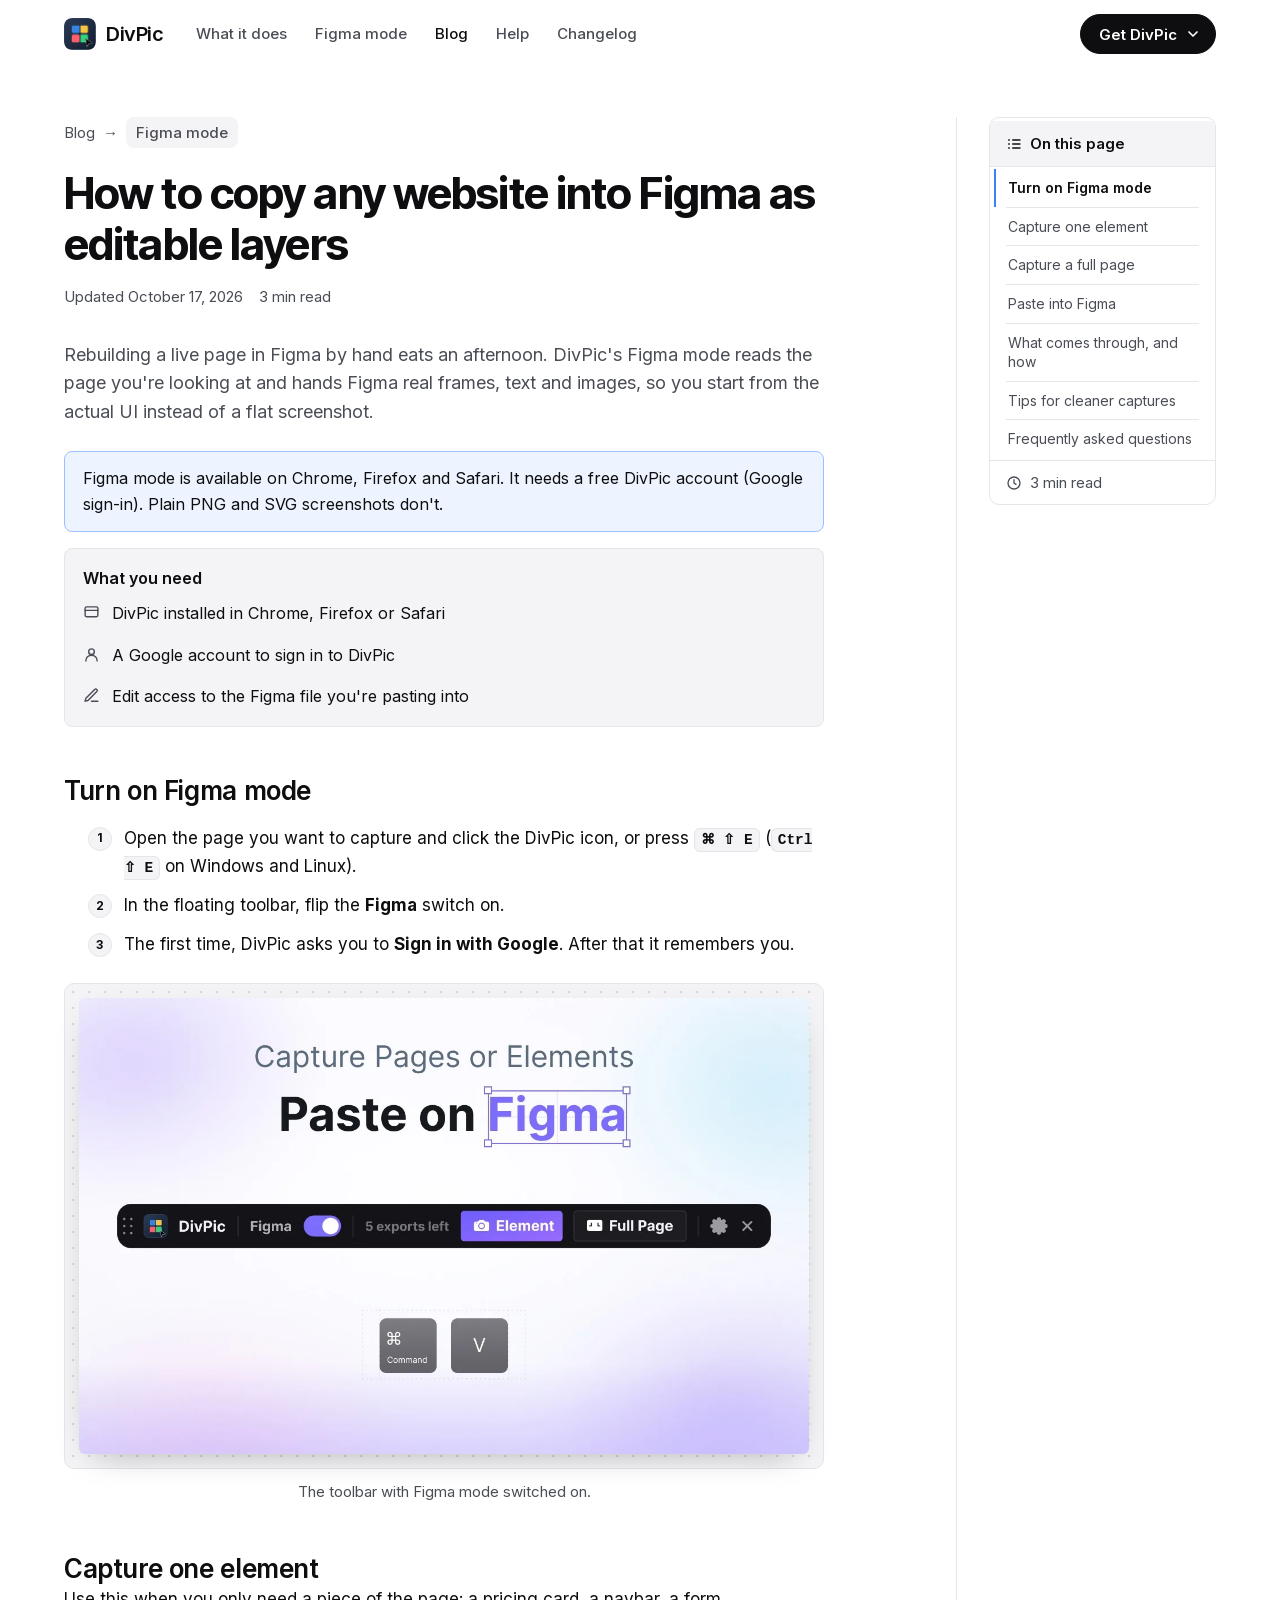
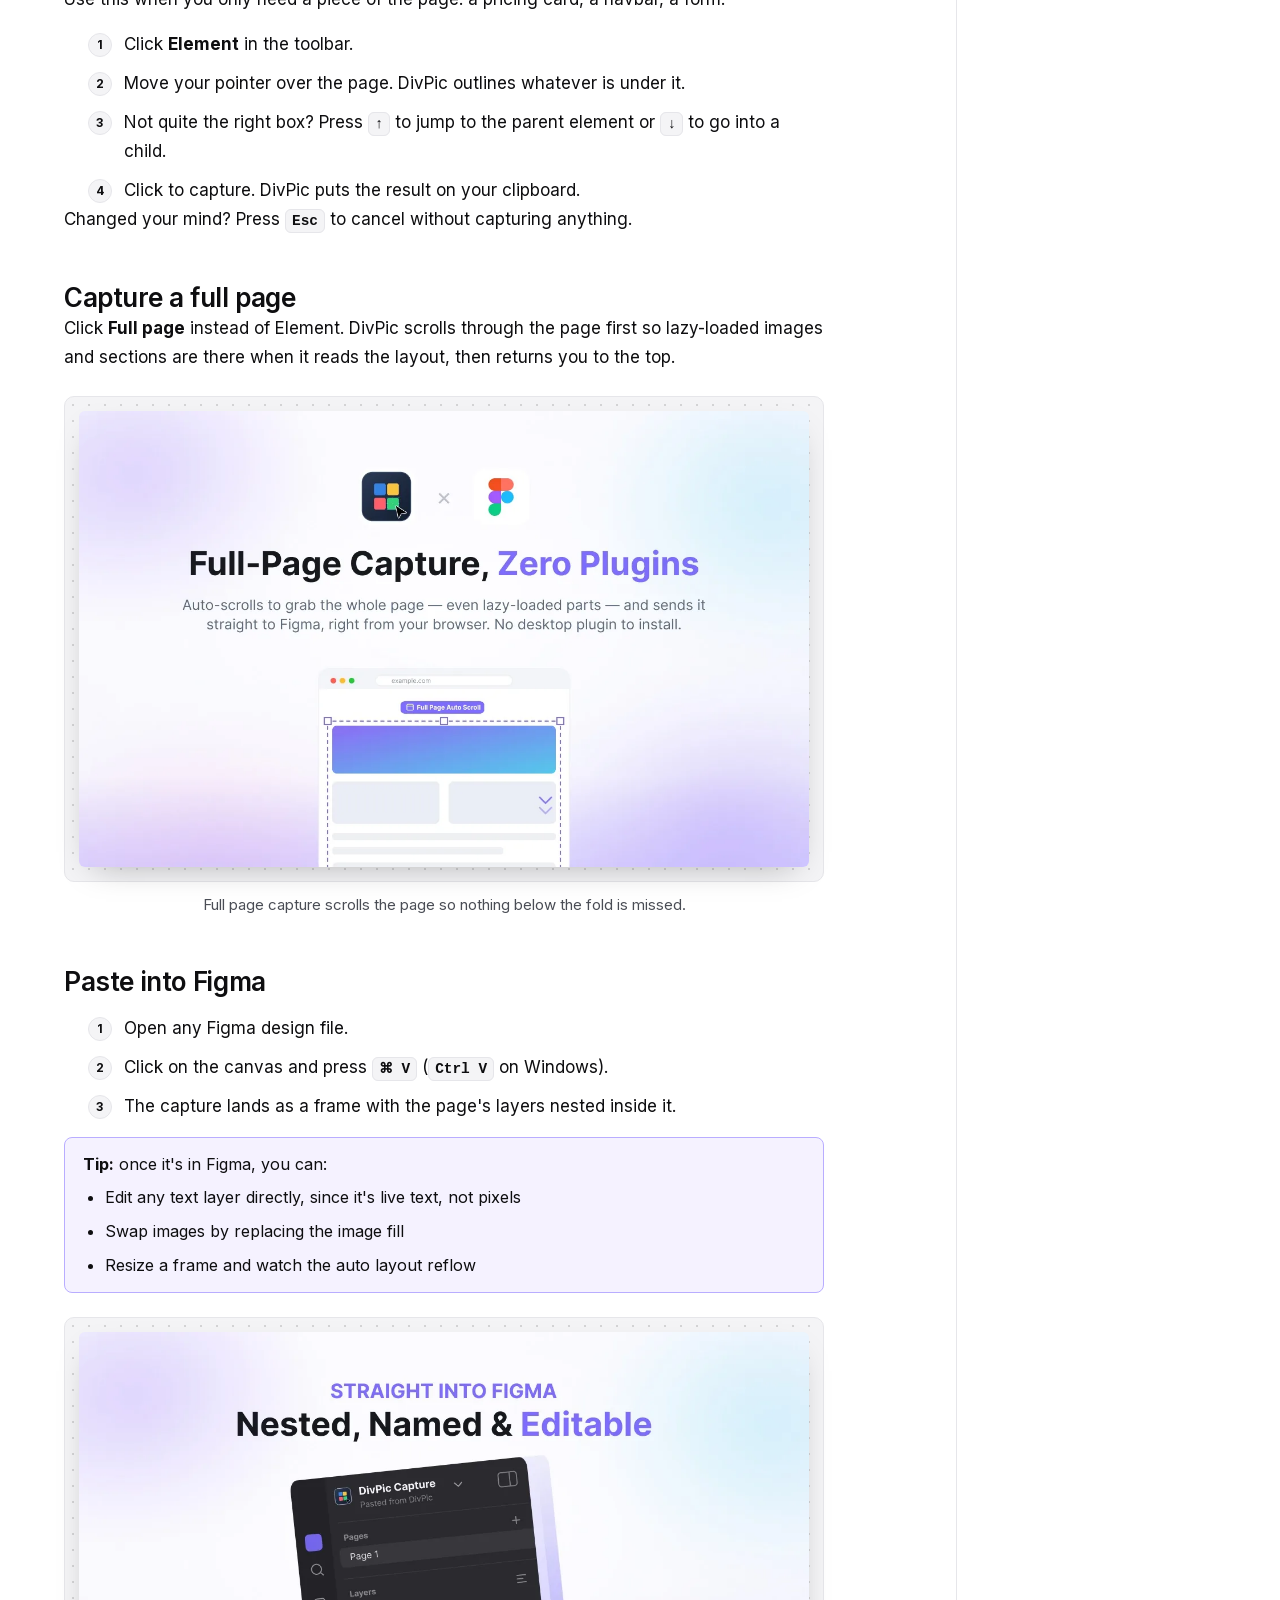
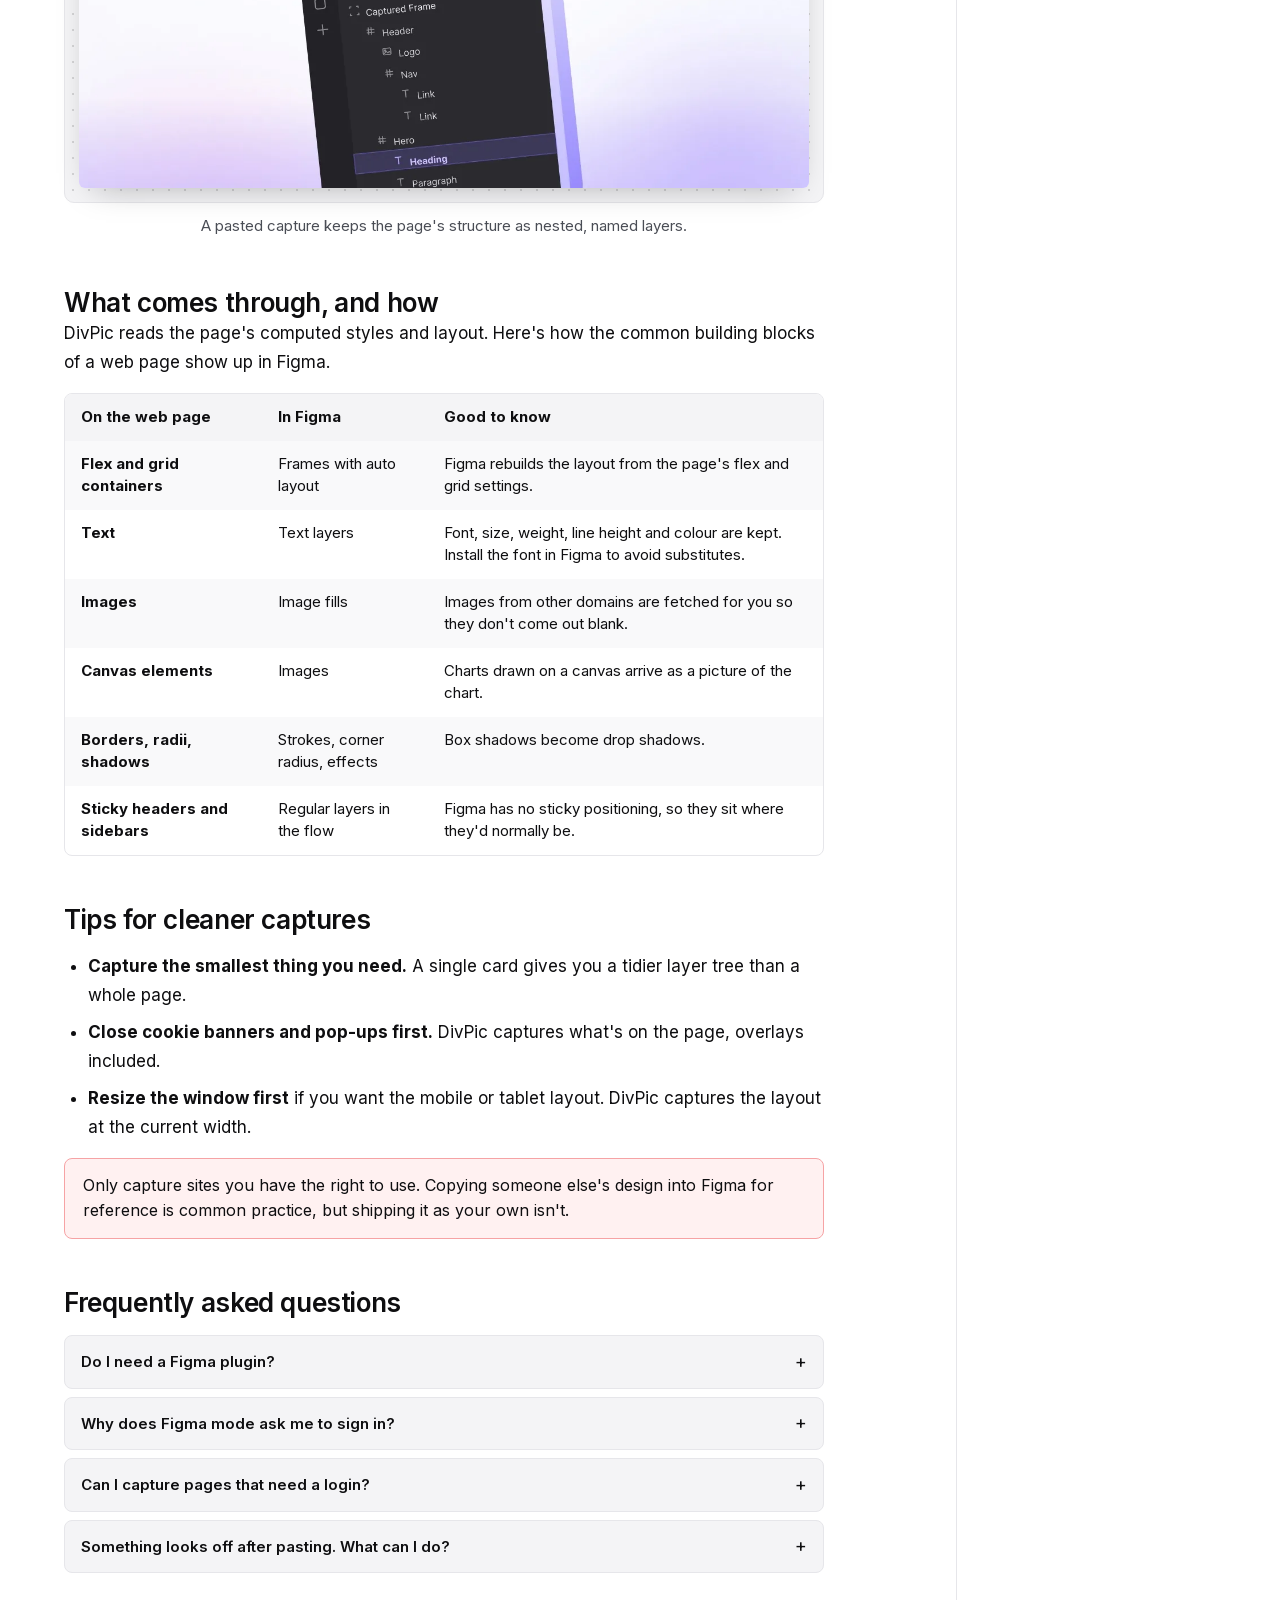
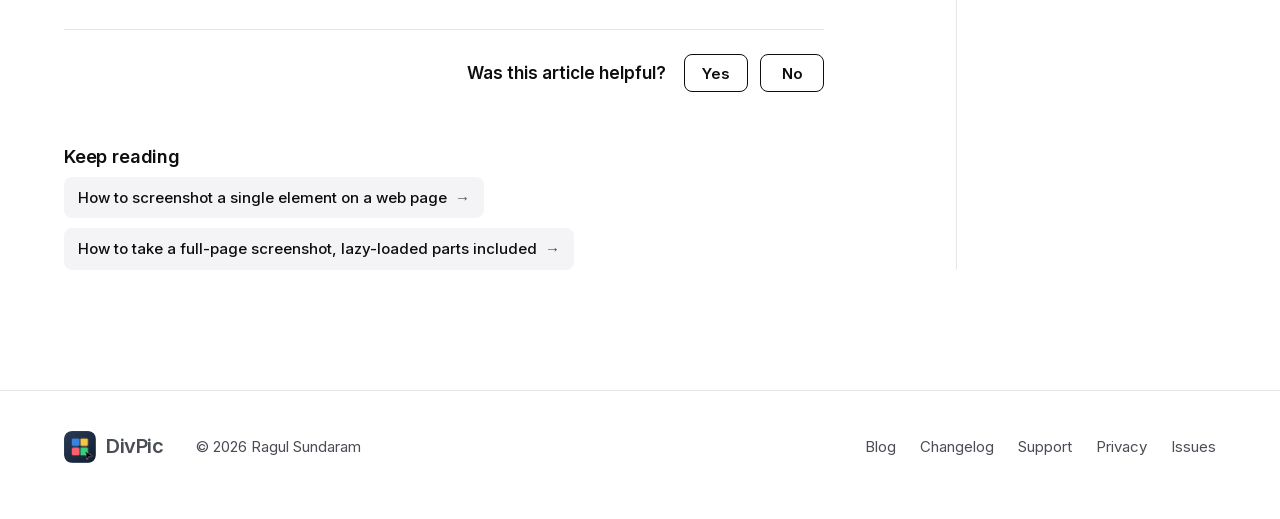
<file: blog/copy-website-to-figma.html>
<!doctype html>
<html lang="en">
<head>
  <meta charset="utf-8">
  <meta name="viewport" content="width=device-width, initial-scale=1">
  <title>How to copy any website into Figma as editable layers | DivPic</title>
  <meta name="description" content="Turn any element or full web page into editable Figma frames: text, auto layout, images and all. A step-by-step guide to DivPic's Figma mode.">
  <link rel="canonical" href="https://divpic.in/blog/copy-website-to-figma">
  <meta property="og:type" content="article">
  <meta property="og:title" content="How to copy any website into Figma as editable layers">
  <meta property="og:description" content="Turn any element or full web page into editable Figma frames with DivPic's Figma mode.">
  <meta property="og:image" content="https://divpic.in/blog/images/figma-layers.jpg">
  <meta name="twitter:card" content="summary_large_image">
  <link rel="icon" href="../icon.png">
  <link rel="preload" href="../fonts/inter-latin.woff2" as="font" type="font/woff2" crossorigin>
  <link rel="preload" href="../fonts/inter-tight-latin.woff2" as="font" type="font/woff2" crossorigin>
  <link rel="stylesheet" href="../site.css">
  <link rel="stylesheet" href="blog.css">
  <script type="application/ld+json">
  {
    "@context": "https://schema.org",
    "@graph": [
      {
        "@type": "TechArticle",
        "headline": "How to copy any website into Figma as editable layers",
        "description": "Turn any element or full web page into editable Figma frames with DivPic's Figma mode.",
        "image": "https://divpic.in/blog/images/figma-layers.jpg",
        "datePublished": "2026-10-17",
        "dateModified": "2026-10-17",
        "author": { "@type": "Person", "name": "Ragul Sundaram" },
        "publisher": { "@type": "Organization", "name": "DivPic", "logo": { "@type": "ImageObject", "url": "https://divpic.in/icon.png" } },
        "mainEntityOfPage": "https://divpic.in/blog/copy-website-to-figma"
      },
      {
        "@type": "BreadcrumbList",
        "itemListElement": [
          { "@type": "ListItem", "position": 1, "name": "Blog", "item": "https://divpic.in/blog/" },
          { "@type": "ListItem", "position": 2, "name": "Figma mode", "item": "https://divpic.in/blog/#figma-mode" }
        ]
      },
      {
        "@type": "FAQPage",
        "mainEntity": [
          { "@type": "Question", "name": "Do I need a Figma plugin?", "acceptedAnswer": { "@type": "Answer", "text": "No. DivPic writes the capture to your clipboard in a format Figma understands. Open any Figma file and paste." } },
          { "@type": "Question", "name": "Why does Figma mode ask me to sign in?", "acceptedAnswer": { "@type": "Answer", "text": "Figma mode is tied to a DivPic account, which uses Google sign-in. PNG and SVG screenshots work without signing in." } },
          { "@type": "Question", "name": "Can I capture pages that need a login?", "acceptedAnswer": { "@type": "Answer", "text": "Yes. DivPic reads the page as it appears in your own browser tab, so anything you can see while signed in can be captured." } }
        ]
      }
    ]
  }
  </script>
</head>
<body>

<header class="nav" id="nav">
  <div class="wrap">
    <a class="brand" href="/"><img src="../icon.png" alt="">DivPic</a>
    <nav class="nav-links" aria-label="Main">
      <a href="/#modes">What it does</a>
      <a href="/#figma">Figma mode</a>
      <a href="/blog/" aria-current="page">Blog</a>
      <a href="/#faq">Help</a>
      <a href="/changelog">Changelog</a>
    </nav>
    <div class="get-menu">
      <button class="btn solid sm" type="button" aria-haspopup="true" aria-expanded="false" aria-controls="get-menu-list">Get DivPic<svg class="chev" viewBox="0 0 24 24" aria-hidden="true"><path d="M6 9l6 6 6-6"/></svg></button>
      <div class="get-menu-list" id="get-menu-list" role="menu" hidden>
        <a role="menuitem" href="https://chromewebstore.google.com/detail/divpic/lpdabdkfnmackfinabbgelafogmahjni" target="_blank" rel="noopener"><img src="../images/browsers/chrome.svg" alt="" width="24" height="24"><span><strong>Chrome</strong><small>Also Arc, Edge and Brave</small></span></a>
        <a role="menuitem" href="https://addons.mozilla.org/firefox/addon/divpic/" target="_blank" rel="noopener"><img src="../images/browsers/firefox.svg" alt="" width="24" height="24"><span><strong>Firefox</strong><small>Firefox Add-ons</small></span></a>
        <a role="menuitem" href="https://apps.apple.com/us/app/divpic-web-to-figma/id6823888689?mt=12" target="_blank" rel="noopener"><img src="../images/browsers/safari.svg" alt="" width="24" height="24"><span><strong>Safari</strong><small>Mac App Store</small></span></a>
      </div>
    </div>
  </div>
</header>

<div class="article-shell">
  <main class="article">
    <nav class="crumbs" aria-label="Breadcrumb">
      <a href="/blog/">Blog</a><span class="sep">→</span><a class="here" href="/blog/#figma-mode">Figma mode</a>
    </nav>
    <h1>How to copy any website into Figma as editable layers</h1>
    <div class="byline"><span>Updated October 17, 2026</span><span data-read-time></span></div>

    <details class="toc-mobile"><summary>On this page</summary><ol></ol></details>

    <div class="prose">
      <p class="lede">Rebuilding a live page in Figma by hand eats an afternoon. DivPic's Figma mode reads the page you're looking at and hands Figma real frames, text and images, so you start from the actual UI instead of a flat screenshot.</p>

      <div class="callout note">Figma mode is available on Chrome, Firefox and Safari. It needs a free DivPic account (Google sign-in). Plain PNG and SVG screenshots don't.</div>

      <div class="requires">
        <div class="title">What you need</div>
        <ul>
          <li><svg viewBox="0 0 24 24"><rect x="3" y="4" width="18" height="14" rx="2"/><path d="M3 9h18"/></svg>DivPic installed in Chrome, Firefox or Safari</li>
          <li><svg viewBox="0 0 24 24"><circle cx="12" cy="8" r="4"/><path d="M4 21a8 8 0 0 1 16 0"/></svg>A Google account to sign in to DivPic</li>
          <li><svg viewBox="0 0 24 24"><path d="M12 20h9M16.5 3.5a2.1 2.1 0 0 1 3 3L7 19l-4 1 1-4z"/></svg>Edit access to the Figma file you're pasting into</li>
        </ul>
      </div>

      <h2 id="turn-on">Turn on Figma mode</h2>
      <ol class="steps-list">
        <li>Open the page you want to capture and click the DivPic icon, or press <code>⌘ ⇧ E</code> (<code>Ctrl ⇧ E</code> on Windows and Linux).</li>
        <li>In the floating toolbar, flip the <strong>Figma</strong> switch on.</li>
        <li>The first time, DivPic asks you to <strong>Sign in with Google</strong>. After that it remembers you.</li>
      </ol>

      <figure class="shot-block">
        <button class="frame" type="button" aria-label="View larger image">
          <img src="images/screenshot-paste-figma.webp" alt="The DivPic toolbar with the Figma switch on and Element and Full Page buttons" width="1280" height="800" loading="lazy">
        </button>
        <figcaption>The toolbar with Figma mode switched on.</figcaption>
      </figure>

      <h2 id="capture-element">Capture one element</h2>
      <p>Use this when you only need a piece of the page: a pricing card, a navbar, a form.</p>
      <ol class="steps-list">
        <li>Click <strong>Element</strong> in the toolbar.</li>
        <li>Move your pointer over the page. DivPic outlines whatever is under it.</li>
        <li>Not quite the right box? Press <code>↑</code> to jump to the parent element or <code>↓</code> to go into a child.</li>
        <li>Click to capture. DivPic puts the result on your clipboard.</li>
      </ol>
      <p>Changed your mind? Press <code>Esc</code> to cancel without capturing anything.</p>

      <h2 id="capture-page">Capture a full page</h2>
      <p>Click <strong>Full page</strong> instead of Element. DivPic scrolls through the page first so lazy-loaded images and sections are there when it reads the layout, then returns you to the top.</p>

      <figure class="shot-block">
        <button class="frame" type="button" aria-label="View larger image">
          <img src="images/full-page-no-plugin.webp" alt="A web page being captured in full, with a dashed selection around the whole page" width="1280" height="800" loading="lazy">
        </button>
        <figcaption>Full page capture scrolls the page so nothing below the fold is missed.</figcaption>
      </figure>

      <h2 id="paste">Paste into Figma</h2>
      <ol class="steps-list">
        <li>Open any Figma design file.</li>
        <li>Click on the canvas and press <code>⌘ V</code> (<code>Ctrl V</code> on Windows).</li>
        <li>The capture lands as a frame with the page's layers nested inside it.</li>
      </ol>

      <div class="callout tip">
        <p><strong>Tip:</strong> once it's in Figma, you can:</p>
        <ul>
          <li>Edit any text layer directly, since it's live text, not pixels</li>
          <li>Swap images by replacing the image fill</li>
          <li>Resize a frame and watch the auto layout reflow</li>
        </ul>
      </div>

      <figure class="shot-block">
        <button class="frame" type="button" aria-label="View larger image">
          <img src="images/figma-layers.webp" alt="Figma's layers panel showing a captured frame with nested Header, Nav, Hero, Heading and Paragraph layers" width="1280" height="800" loading="lazy">
        </button>
        <figcaption>A pasted capture keeps the page's structure as nested, named layers.</figcaption>
      </figure>

      <h2 id="what-comes-through">What comes through, and how</h2>
      <p>DivPic reads the page's computed styles and layout. Here's how the common building blocks of a web page show up in Figma.</p>
      <div class="table-wrap">
        <table>
          <thead><tr><th scope="col">On the web page</th><th scope="col">In Figma</th><th scope="col">Good to know</th></tr></thead>
          <tbody>
            <tr><th scope="row">Flex and grid containers</th><td>Frames with auto layout</td><td>Figma rebuilds the layout from the page's flex and grid settings.</td></tr>
            <tr><th scope="row">Text</th><td>Text layers</td><td>Font, size, weight, line height and colour are kept. Install the font in Figma to avoid substitutes.</td></tr>
            <tr><th scope="row">Images</th><td>Image fills</td><td>Images from other domains are fetched for you so they don't come out blank.</td></tr>
            <tr><th scope="row">Canvas elements</th><td>Images</td><td>Charts drawn on a canvas arrive as a picture of the chart.</td></tr>
            <tr><th scope="row">Borders, radii, shadows</th><td>Strokes, corner radius, effects</td><td>Box shadows become drop shadows.</td></tr>
            <tr><th scope="row">Sticky headers and sidebars</th><td>Regular layers in the flow</td><td>Figma has no sticky positioning, so they sit where they'd normally be.</td></tr>
          </tbody>
        </table>
      </div>

      <h2 id="tips">Tips for cleaner captures</h2>
      <ul>
        <li><strong>Capture the smallest thing you need.</strong> A single card gives you a tidier layer tree than a whole page.</li>
        <li><strong>Close cookie banners and pop-ups first.</strong> DivPic captures what's on the page, overlays included.</li>
        <li><strong>Resize the window first</strong> if you want the mobile or tablet layout. DivPic captures the layout at the current width.</li>
      </ul>

      <div class="callout warn">Only capture sites you have the right to use. Copying someone else's design into Figma for reference is common practice, but shipping it as your own isn't.</div>

      <h2 id="faq">Frequently asked questions</h2>
      <div class="faq-list">
        <details>
          <summary>Do I need a Figma plugin?</summary>
          <div class="answer"><p>No. DivPic writes the capture to your clipboard in a format Figma understands. Open any Figma file and paste.</p></div>
        </details>
        <details>
          <summary>Why does Figma mode ask me to sign in?</summary>
          <div class="answer"><p>Figma mode is tied to a DivPic account, which uses Google sign-in. PNG and SVG screenshots work without signing in. You can delete your account at any time from DivPic's settings.</p></div>
        </details>
        <details>
          <summary>Can I capture pages that need a login?</summary>
          <div class="answer"><p>Yes. DivPic reads the page as it appears in your own browser tab, so anything you can see while signed in can be captured. Nothing is uploaded to a server along the way.</p></div>
        </details>
        <details>
          <summary>Something looks off after pasting. What can I do?</summary>
          <div class="answer"><p>Some effects, like complex blend modes or unusual CSS tricks, have no exact match in Figma. <a href="https://github.com/Ragulsundaram/divpic-public/issues/new?template=figma.yml" target="_blank" rel="noopener">Open an issue on GitHub</a> with the page URL and a screenshot and it'll get looked at.</p></div>
        </details>
      </div>
    </div>

    <div class="helpful">
      <p>Was this article helpful?</p>
      <button class="btn" type="button" data-vote="yes" aria-pressed="false">Yes</button>
      <button class="btn" type="button" data-vote="no" aria-pressed="false">No</button>
      <p class="thanks" hidden aria-live="polite"></p>
    </div>

    <section class="related" style="padding:0">
      <h2>Keep reading</h2>
      <ul class="pills">
        <li><a href="/blog/screenshot-html-element">How to screenshot a single element on a web page</a></li>
        <li><a href="/blog/full-page-screenshot">How to take a full-page screenshot, lazy-loaded parts included</a></li>
      </ul>
    </section>
  </main>
  <aside></aside>
</div>

<footer class="site">
  <div class="wrap">
    <a class="brand" href="/"><img src="../icon.png" alt="">DivPic</a>
    <span>© 2026 Ragul Sundaram</span>
    <nav aria-label="Footer">
      <a href="/blog/">Blog</a>
      <a href="/changelog">Changelog</a>
      <a href="/support">Support</a>
      <a href="/privacy">Privacy</a>
      <a href="https://github.com/Ragulsundaram/divpic-public/issues" target="_blank" rel="noopener">Issues</a>
    </nav>
  </div>
</footer>
<script src="blog.js"></script>
<script src="../get-menu.js"></script>
<script src="../faq.js"></script>
</body>
</html>
</file>
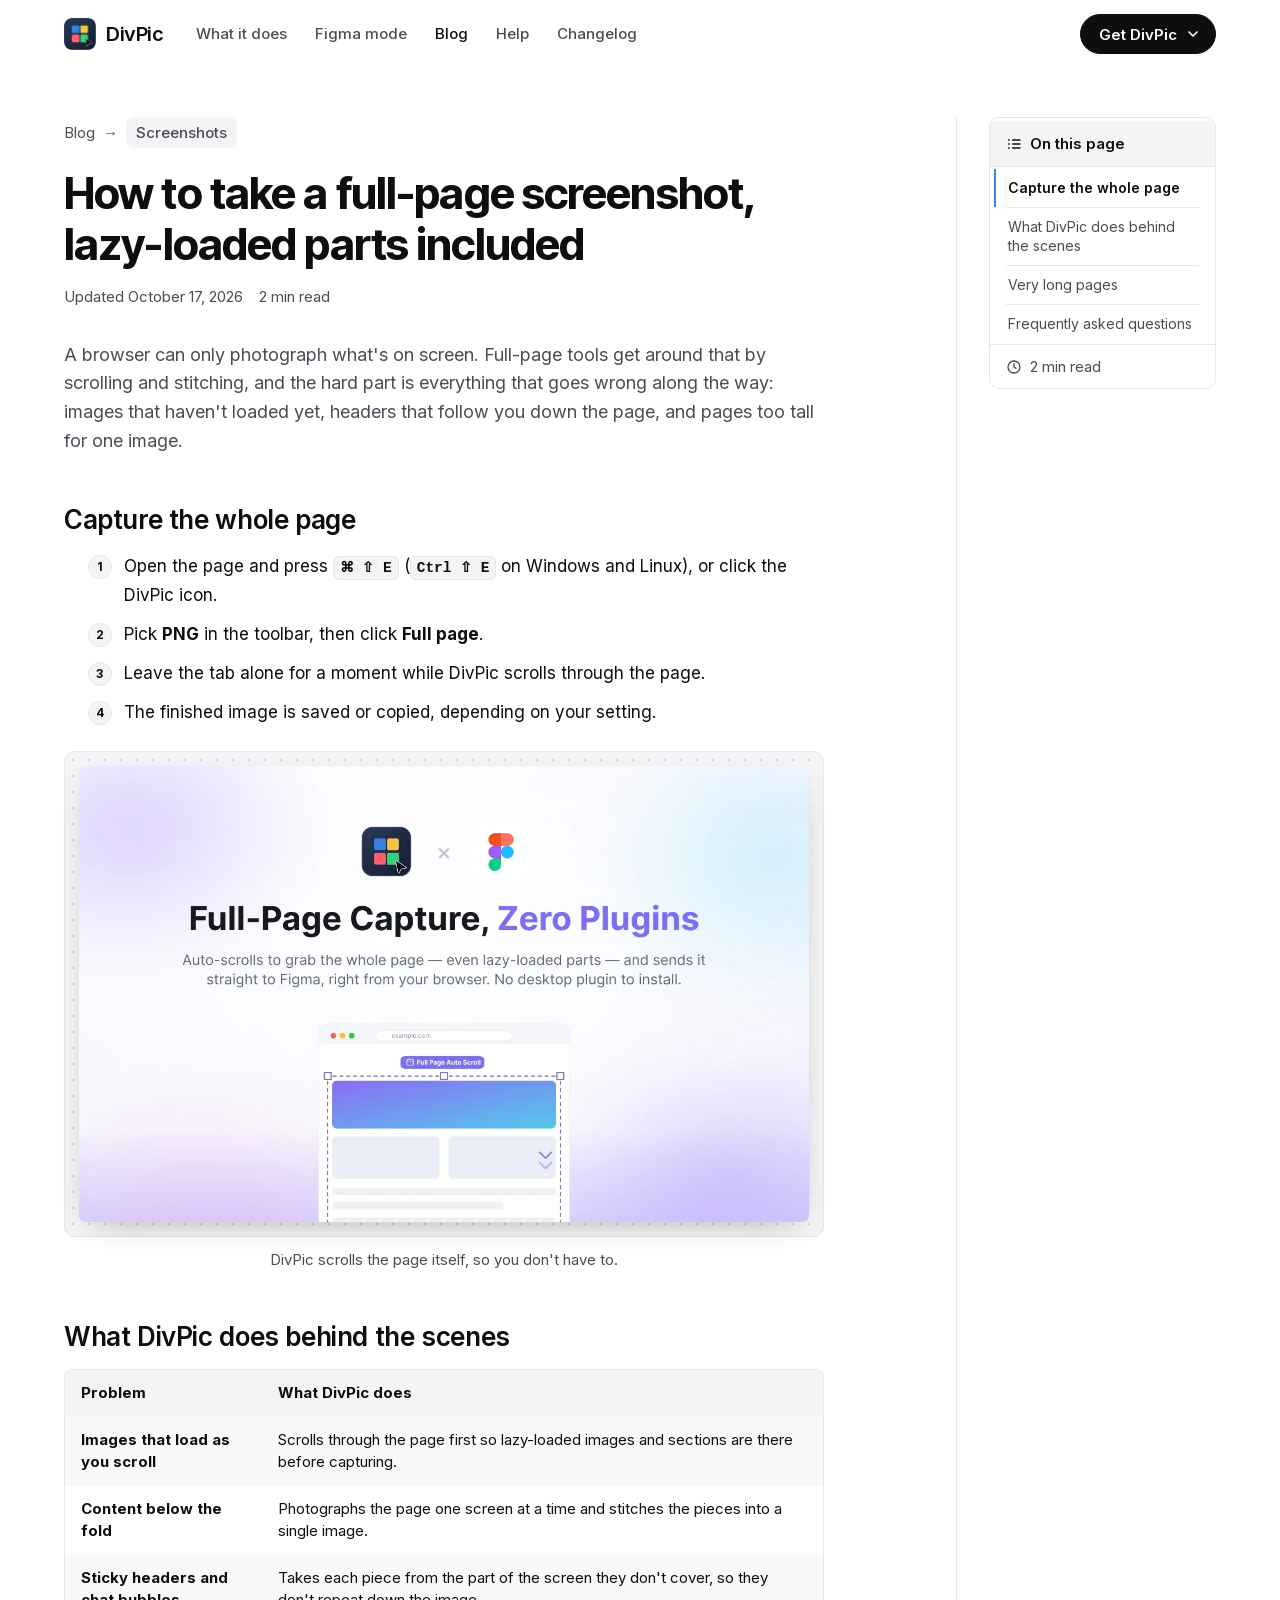
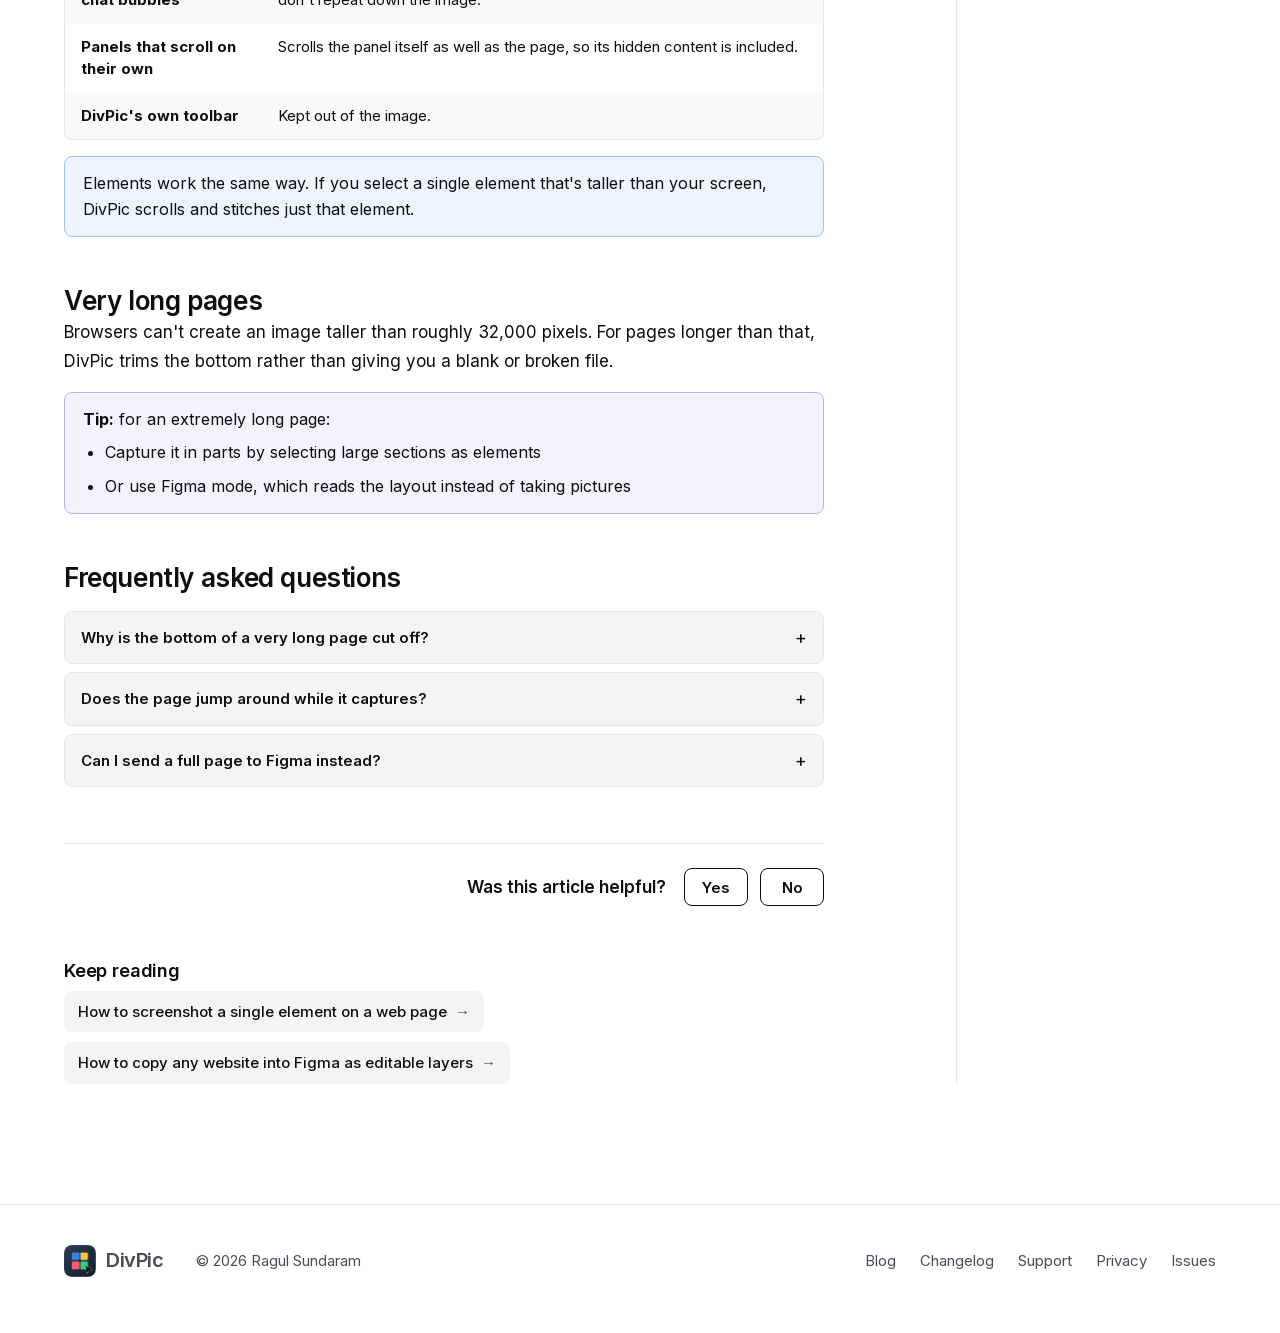
<file: blog/full-page-screenshot.html>
<!doctype html>
<html lang="en">
<head>
  <meta charset="utf-8">
  <meta name="viewport" content="width=device-width, initial-scale=1">
  <title>How to take a full-page screenshot, lazy-loaded parts included | DivPic</title>
  <meta name="description" content="Capture an entire web page top to bottom in one image, including sections that only load as you scroll. Works in Chrome, Firefox and Safari.">
  <link rel="canonical" href="https://divpic.in/blog/full-page-screenshot">
  <meta property="og:type" content="article">
  <meta property="og:title" content="How to take a full-page screenshot, lazy-loaded parts included">
  <meta property="og:description" content="Capture an entire web page in one image, including sections that only load as you scroll.">
  <meta property="og:image" content="https://divpic.in/blog/images/full-page-no-plugin.jpg">
  <meta name="twitter:card" content="summary_large_image">
  <link rel="icon" href="../icon.png">
  <link rel="preload" href="../fonts/inter-latin.woff2" as="font" type="font/woff2" crossorigin>
  <link rel="preload" href="../fonts/inter-tight-latin.woff2" as="font" type="font/woff2" crossorigin>
  <link rel="stylesheet" href="../site.css">
  <link rel="stylesheet" href="blog.css">
  <script type="application/ld+json">
  {
    "@context": "https://schema.org",
    "@graph": [
      {
        "@type": "TechArticle",
        "headline": "How to take a full-page screenshot, lazy-loaded parts included",
        "description": "Capture an entire web page in one image, including sections that only load as you scroll.",
        "image": "https://divpic.in/blog/images/full-page-no-plugin.jpg",
        "datePublished": "2026-10-17",
        "dateModified": "2026-10-17",
        "author": { "@type": "Person", "name": "Ragul Sundaram" },
        "publisher": { "@type": "Organization", "name": "DivPic", "logo": { "@type": "ImageObject", "url": "https://divpic.in/icon.png" } },
        "mainEntityOfPage": "https://divpic.in/blog/full-page-screenshot"
      },
      {
        "@type": "BreadcrumbList",
        "itemListElement": [
          { "@type": "ListItem", "position": 1, "name": "Blog", "item": "https://divpic.in/blog/" },
          { "@type": "ListItem", "position": 2, "name": "Screenshots", "item": "https://divpic.in/blog/#screenshots" }
        ]
      },
      {
        "@type": "FAQPage",
        "mainEntity": [
          { "@type": "Question", "name": "Why is the bottom of a very long page cut off?", "acceptedAnswer": { "@type": "Answer", "text": "Browsers can't create images taller than about 32,000 pixels. For pages longer than that, DivPic trims the bottom instead of failing. Capture the lower part as a separate element." } },
          { "@type": "Question", "name": "Does the page jump around while it captures?", "acceptedAnswer": { "@type": "Answer", "text": "Yes, briefly. DivPic scrolls the page to photograph each part. Leave the tab alone until it finishes." } }
        ]
      }
    ]
  }
  </script>
</head>
<body>

<header class="nav" id="nav">
  <div class="wrap">
    <a class="brand" href="/"><img src="../icon.png" alt="">DivPic</a>
    <nav class="nav-links" aria-label="Main">
      <a href="/#modes">What it does</a>
      <a href="/#figma">Figma mode</a>
      <a href="/blog/" aria-current="page">Blog</a>
      <a href="/#faq">Help</a>
      <a href="/changelog">Changelog</a>
    </nav>
    <div class="get-menu">
      <button class="btn solid sm" type="button" aria-haspopup="true" aria-expanded="false" aria-controls="get-menu-list">Get DivPic<svg class="chev" viewBox="0 0 24 24" aria-hidden="true"><path d="M6 9l6 6 6-6"/></svg></button>
      <div class="get-menu-list" id="get-menu-list" role="menu" hidden>
        <a role="menuitem" href="https://chromewebstore.google.com/detail/divpic/lpdabdkfnmackfinabbgelafogmahjni" target="_blank" rel="noopener"><img src="../images/browsers/chrome.svg" alt="" width="24" height="24"><span><strong>Chrome</strong><small>Also Arc, Edge and Brave</small></span></a>
        <a role="menuitem" href="https://addons.mozilla.org/firefox/addon/divpic/" target="_blank" rel="noopener"><img src="../images/browsers/firefox.svg" alt="" width="24" height="24"><span><strong>Firefox</strong><small>Firefox Add-ons</small></span></a>
        <a role="menuitem" href="https://apps.apple.com/us/app/divpic-web-to-figma/id6823888689?mt=12" target="_blank" rel="noopener"><img src="../images/browsers/safari.svg" alt="" width="24" height="24"><span><strong>Safari</strong><small>Mac App Store</small></span></a>
      </div>
    </div>
  </div>
</header>

<div class="article-shell">
  <main class="article">
    <nav class="crumbs" aria-label="Breadcrumb">
      <a href="/blog/">Blog</a><span class="sep">→</span><a class="here" href="/blog/#screenshots">Screenshots</a>
    </nav>
    <h1>How to take a full-page screenshot, lazy-loaded parts included</h1>
    <div class="byline"><span>Updated October 17, 2026</span><span data-read-time></span></div>

    <details class="toc-mobile"><summary>On this page</summary><ol></ol></details>

    <div class="prose">
      <p class="lede">A browser can only photograph what's on screen. Full-page tools get around that by scrolling and stitching, and the hard part is everything that goes wrong along the way: images that haven't loaded yet, headers that follow you down the page, and pages too tall for one image.</p>

      <h2 id="how-to">Capture the whole page</h2>
      <ol class="steps-list">
        <li>Open the page and press <code>⌘ ⇧ E</code> (<code>Ctrl ⇧ E</code> on Windows and Linux), or click the DivPic icon.</li>
        <li>Pick <strong>PNG</strong> in the toolbar, then click <strong>Full page</strong>.</li>
        <li>Leave the tab alone for a moment while DivPic scrolls through the page.</li>
        <li>The finished image is saved or copied, depending on your setting.</li>
      </ol>

      <figure class="shot-block">
        <button class="frame" type="button" aria-label="View larger image">
          <img src="images/full-page-no-plugin.webp" alt="A whole web page outlined for capture, with an auto-scroll badge at the top" width="1280" height="800" loading="lazy">
        </button>
        <figcaption>DivPic scrolls the page itself, so you don't have to.</figcaption>
      </figure>

      <h2 id="how-it-works">What DivPic does behind the scenes</h2>
      <div class="table-wrap">
        <table>
          <thead><tr><th scope="col">Problem</th><th scope="col">What DivPic does</th></tr></thead>
          <tbody>
            <tr><th scope="row">Images that load as you scroll</th><td>Scrolls through the page first so lazy-loaded images and sections are there before capturing.</td></tr>
            <tr><th scope="row">Content below the fold</th><td>Photographs the page one screen at a time and stitches the pieces into a single image.</td></tr>
            <tr><th scope="row">Sticky headers and chat bubbles</th><td>Takes each piece from the part of the screen they don't cover, so they don't repeat down the image.</td></tr>
            <tr><th scope="row">Panels that scroll on their own</th><td>Scrolls the panel itself as well as the page, so its hidden content is included.</td></tr>
            <tr><th scope="row">DivPic's own toolbar</th><td>Kept out of the image.</td></tr>
          </tbody>
        </table>
      </div>

      <div class="callout note">Elements work the same way. If you select a single element that's taller than your screen, DivPic scrolls and stitches just that element.</div>

      <h2 id="limits">Very long pages</h2>
      <p>Browsers can't create an image taller than roughly 32,000 pixels. For pages longer than that, DivPic trims the bottom rather than giving you a blank or broken file.</p>
      <div class="callout tip">
        <p><strong>Tip:</strong> for an extremely long page:</p>
        <ul>
          <li>Capture it in parts by selecting large sections as elements</li>
          <li>Or use Figma mode, which reads the layout instead of taking pictures</li>
        </ul>
      </div>

      <h2 id="faq">Frequently asked questions</h2>
      <div class="faq-list">
        <details>
          <summary>Why is the bottom of a very long page cut off?</summary>
          <div class="answer"><p>Browsers can't create images taller than about 32,000 pixels. For pages longer than that, DivPic trims the bottom instead of failing. Capture the lower part as a separate element.</p></div>
        </details>
        <details>
          <summary>Does the page jump around while it captures?</summary>
          <div class="answer"><p>Yes, briefly. DivPic scrolls the page to photograph each part. Leave the tab alone until it finishes.</p></div>
        </details>
        <details>
          <summary>Can I send a full page to Figma instead?</summary>
          <div class="answer"><p>Yes. Turn on Figma mode before clicking Full page. See <a href="/blog/copy-website-to-figma">copying a website into Figma</a>.</p></div>
        </details>
      </div>
    </div>

    <div class="helpful">
      <p>Was this article helpful?</p>
      <button class="btn" type="button" data-vote="yes" aria-pressed="false">Yes</button>
      <button class="btn" type="button" data-vote="no" aria-pressed="false">No</button>
      <p class="thanks" hidden aria-live="polite"></p>
    </div>

    <section class="related" style="padding:0">
      <h2>Keep reading</h2>
      <ul class="pills">
        <li><a href="/blog/screenshot-html-element">How to screenshot a single element on a web page</a></li>
        <li><a href="/blog/copy-website-to-figma">How to copy any website into Figma as editable layers</a></li>
      </ul>
    </section>
  </main>
  <aside></aside>
</div>

<footer class="site">
  <div class="wrap">
    <a class="brand" href="/"><img src="../icon.png" alt="">DivPic</a>
    <span>© 2026 Ragul Sundaram</span>
    <nav aria-label="Footer">
      <a href="/blog/">Blog</a>
      <a href="/changelog">Changelog</a>
      <a href="/support">Support</a>
      <a href="/privacy">Privacy</a>
      <a href="https://github.com/Ragulsundaram/divpic-public/issues" target="_blank" rel="noopener">Issues</a>
    </nav>
  </div>
</footer>
<script src="blog.js"></script>
<script src="../get-menu.js"></script>
<script src="../faq.js"></script>
</body>
</html>
</file>
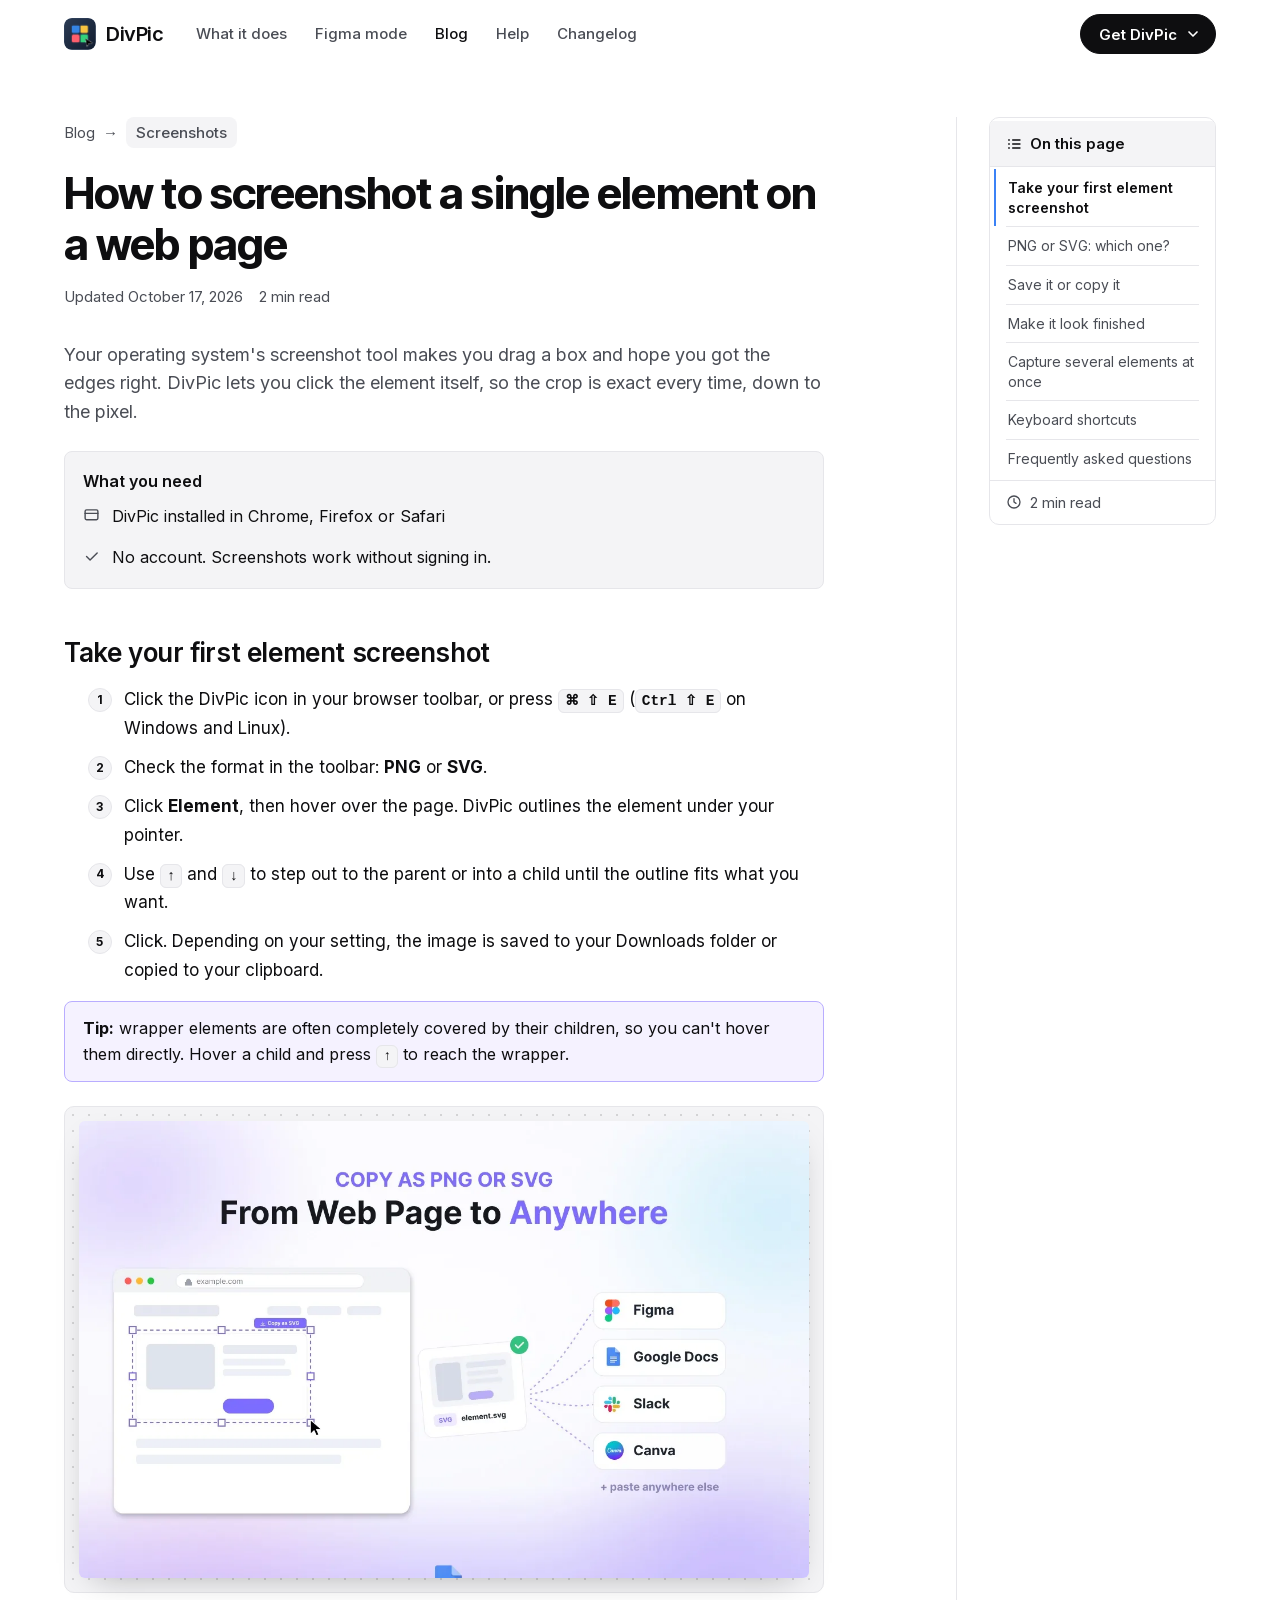
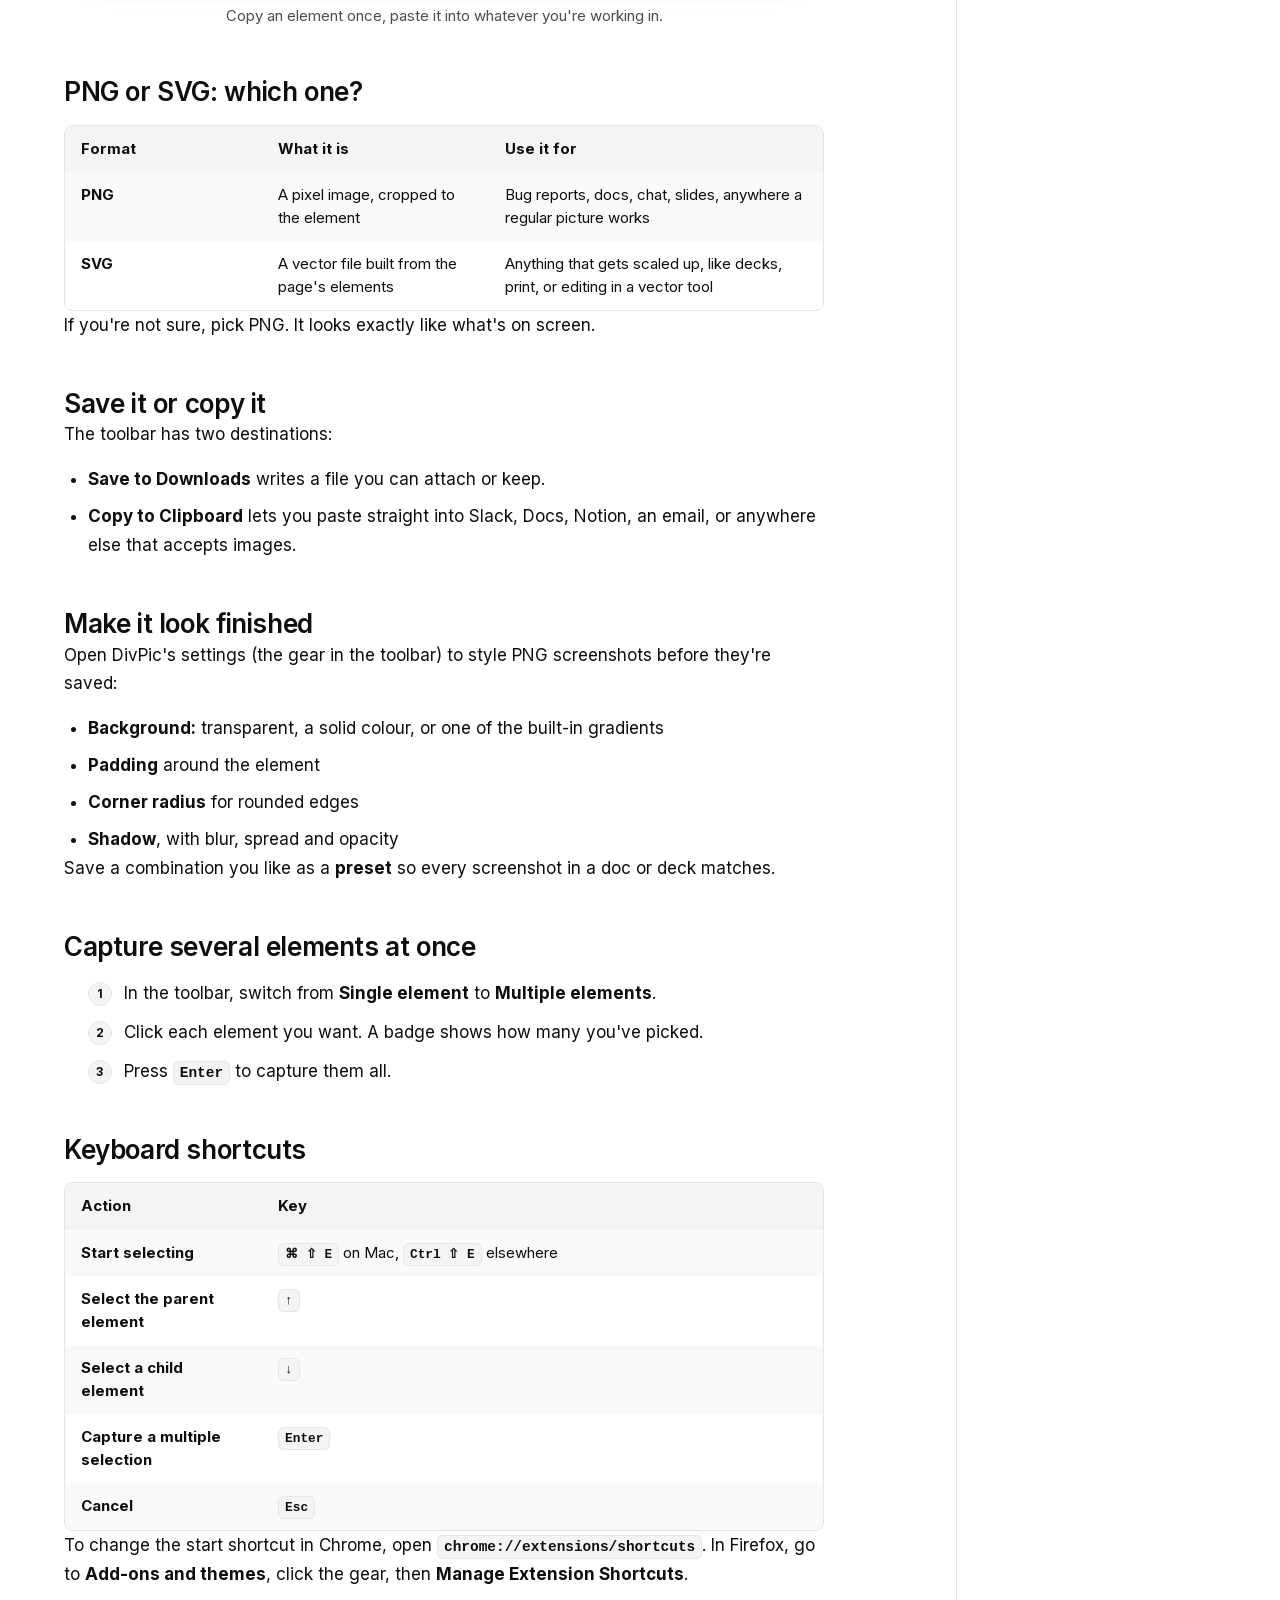
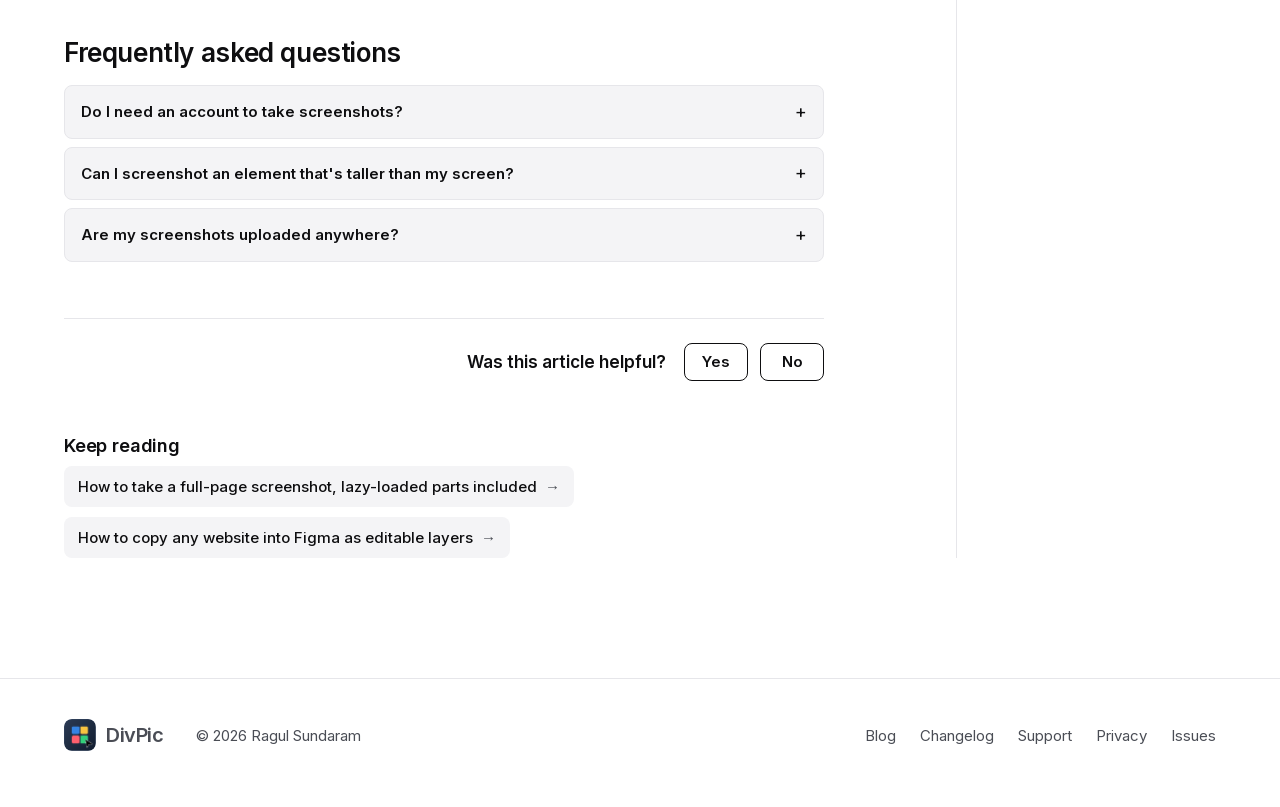
<file: blog/screenshot-html-element.html>
<!doctype html>
<html lang="en">
<head>
  <meta charset="utf-8">
  <meta name="viewport" content="width=device-width, initial-scale=1">
  <title>How to screenshot a single element on a web page (PNG or SVG) | DivPic</title>
  <meta name="description" content="Screenshot just one button, card or section of a web page, cropped perfectly, as a PNG or SVG. Works in Chrome, Firefox and Safari.">
  <link rel="canonical" href="https://divpic.in/blog/screenshot-html-element">
  <meta property="og:type" content="article">
  <meta property="og:title" content="How to screenshot a single element on a web page">
  <meta property="og:description" content="Screenshot one button, card or section of a web page, cropped perfectly, as PNG or SVG.">
  <meta property="og:image" content="https://divpic.in/blog/images/paste-anywhere.jpg">
  <meta name="twitter:card" content="summary_large_image">
  <link rel="icon" href="../icon.png">
  <link rel="preload" href="../fonts/inter-latin.woff2" as="font" type="font/woff2" crossorigin>
  <link rel="preload" href="../fonts/inter-tight-latin.woff2" as="font" type="font/woff2" crossorigin>
  <link rel="stylesheet" href="../site.css">
  <link rel="stylesheet" href="blog.css">
  <script type="application/ld+json">
  {
    "@context": "https://schema.org",
    "@graph": [
      {
        "@type": "TechArticle",
        "headline": "How to screenshot a single element on a web page (PNG or SVG)",
        "description": "Screenshot one button, card or section of a web page, cropped perfectly, as PNG or SVG.",
        "image": "https://divpic.in/blog/images/paste-anywhere.jpg",
        "datePublished": "2026-10-17",
        "dateModified": "2026-10-17",
        "author": { "@type": "Person", "name": "Ragul Sundaram" },
        "publisher": { "@type": "Organization", "name": "DivPic", "logo": { "@type": "ImageObject", "url": "https://divpic.in/icon.png" } },
        "mainEntityOfPage": "https://divpic.in/blog/screenshot-html-element"
      },
      {
        "@type": "BreadcrumbList",
        "itemListElement": [
          { "@type": "ListItem", "position": 1, "name": "Blog", "item": "https://divpic.in/blog/" },
          { "@type": "ListItem", "position": 2, "name": "Screenshots", "item": "https://divpic.in/blog/#screenshots" }
        ]
      },
      {
        "@type": "FAQPage",
        "mainEntity": [
          { "@type": "Question", "name": "Do I need an account to take screenshots?", "acceptedAnswer": { "@type": "Answer", "text": "No. PNG and SVG screenshots work without signing in. Only Figma mode needs an account." } },
          { "@type": "Question", "name": "Can I screenshot an element that's taller than my screen?", "acceptedAnswer": { "@type": "Answer", "text": "Yes. DivPic scrolls the element through view and stitches the pieces into one image." } },
          { "@type": "Question", "name": "Are my screenshots uploaded anywhere?", "acceptedAnswer": { "@type": "Answer", "text": "No. Screenshots are made in your browser and saved or copied on your device." } }
        ]
      }
    ]
  }
  </script>
</head>
<body>

<header class="nav" id="nav">
  <div class="wrap">
    <a class="brand" href="/"><img src="../icon.png" alt="">DivPic</a>
    <nav class="nav-links" aria-label="Main">
      <a href="/#modes">What it does</a>
      <a href="/#figma">Figma mode</a>
      <a href="/blog/" aria-current="page">Blog</a>
      <a href="/#faq">Help</a>
      <a href="/changelog">Changelog</a>
    </nav>
    <div class="get-menu">
      <button class="btn solid sm" type="button" aria-haspopup="true" aria-expanded="false" aria-controls="get-menu-list">Get DivPic<svg class="chev" viewBox="0 0 24 24" aria-hidden="true"><path d="M6 9l6 6 6-6"/></svg></button>
      <div class="get-menu-list" id="get-menu-list" role="menu" hidden>
        <a role="menuitem" href="https://chromewebstore.google.com/detail/divpic/lpdabdkfnmackfinabbgelafogmahjni" target="_blank" rel="noopener"><img src="../images/browsers/chrome.svg" alt="" width="24" height="24"><span><strong>Chrome</strong><small>Also Arc, Edge and Brave</small></span></a>
        <a role="menuitem" href="https://addons.mozilla.org/firefox/addon/divpic/" target="_blank" rel="noopener"><img src="../images/browsers/firefox.svg" alt="" width="24" height="24"><span><strong>Firefox</strong><small>Firefox Add-ons</small></span></a>
        <a role="menuitem" href="https://apps.apple.com/us/app/divpic-web-to-figma/id6823888689?mt=12" target="_blank" rel="noopener"><img src="../images/browsers/safari.svg" alt="" width="24" height="24"><span><strong>Safari</strong><small>Mac App Store</small></span></a>
      </div>
    </div>
  </div>
</header>

<div class="article-shell">
  <main class="article">
    <nav class="crumbs" aria-label="Breadcrumb">
      <a href="/blog/">Blog</a><span class="sep">→</span><a class="here" href="/blog/#screenshots">Screenshots</a>
    </nav>
    <h1>How to screenshot a single element on a web page</h1>
    <div class="byline"><span>Updated October 17, 2026</span><span data-read-time></span></div>

    <details class="toc-mobile"><summary>On this page</summary><ol></ol></details>

    <div class="prose">
      <p class="lede">Your operating system's screenshot tool makes you drag a box and hope you got the edges right. DivPic lets you click the element itself, so the crop is exact every time, down to the pixel.</p>

      <div class="requires">
        <div class="title">What you need</div>
        <ul>
          <li><svg viewBox="0 0 24 24"><rect x="3" y="4" width="18" height="14" rx="2"/><path d="M3 9h18"/></svg>DivPic installed in Chrome, Firefox or Safari</li>
          <li><svg viewBox="0 0 24 24"><path d="M5 12l5 5L20 7"/></svg>No account. Screenshots work without signing in.</li>
        </ul>
      </div>

      <h2 id="take-a-screenshot">Take your first element screenshot</h2>
      <ol class="steps-list">
        <li>Click the DivPic icon in your browser toolbar, or press <code>⌘ ⇧ E</code> (<code>Ctrl ⇧ E</code> on Windows and Linux).</li>
        <li>Check the format in the toolbar: <strong>PNG</strong> or <strong>SVG</strong>.</li>
        <li>Click <strong>Element</strong>, then hover over the page. DivPic outlines the element under your pointer.</li>
        <li>Use <code>↑</code> and <code>↓</code> to step out to the parent or into a child until the outline fits what you want.</li>
        <li>Click. Depending on your setting, the image is saved to your Downloads folder or copied to your clipboard.</li>
      </ol>

      <div class="callout tip"><strong>Tip:</strong> wrapper elements are often completely covered by their children, so you can't hover them directly. Hover a child and press <code>↑</code> to reach the wrapper.</div>

      <figure class="shot-block">
        <button class="frame" type="button" aria-label="View larger image">
          <img src="images/paste-anywhere.webp" alt="An element selected on a web page and copied as SVG, ready to paste into Figma, Google Docs, Slack or Canva" width="1280" height="800" loading="lazy">
        </button>
        <figcaption>Copy an element once, paste it into whatever you're working in.</figcaption>
      </figure>

      <h2 id="png-or-svg">PNG or SVG: which one?</h2>
      <div class="table-wrap">
        <table>
          <thead><tr><th scope="col">Format</th><th scope="col">What it is</th><th scope="col">Use it for</th></tr></thead>
          <tbody>
            <tr><th scope="row">PNG</th><td>A pixel image, cropped to the element</td><td>Bug reports, docs, chat, slides, anywhere a regular picture works</td></tr>
            <tr><th scope="row">SVG</th><td>A vector file built from the page's elements</td><td>Anything that gets scaled up, like decks, print, or editing in a vector tool</td></tr>
          </tbody>
        </table>
      </div>
      <p>If you're not sure, pick PNG. It looks exactly like what's on screen.</p>

      <h2 id="download-or-copy">Save it or copy it</h2>
      <p>The toolbar has two destinations:</p>
      <ul>
        <li><strong>Save to Downloads</strong> writes a file you can attach or keep.</li>
        <li><strong>Copy to Clipboard</strong> lets you paste straight into Slack, Docs, Notion, an email, or anywhere else that accepts images.</li>
      </ul>

      <h2 id="style">Make it look finished</h2>
      <p>Open DivPic's settings (the gear in the toolbar) to style PNG screenshots before they're saved:</p>
      <ul>
        <li><strong>Background:</strong> transparent, a solid colour, or one of the built-in gradients</li>
        <li><strong>Padding</strong> around the element</li>
        <li><strong>Corner radius</strong> for rounded edges</li>
        <li><strong>Shadow</strong>, with blur, spread and opacity</li>
      </ul>
      <p>Save a combination you like as a <strong>preset</strong> so every screenshot in a doc or deck matches.</p>

      <h2 id="multiple">Capture several elements at once</h2>
      <ol class="steps-list">
        <li>In the toolbar, switch from <strong>Single element</strong> to <strong>Multiple elements</strong>.</li>
        <li>Click each element you want. A badge shows how many you've picked.</li>
        <li>Press <code>Enter</code> to capture them all.</li>
      </ol>

      <h2 id="shortcuts" data-toc="Keyboard shortcuts">Keyboard shortcuts</h2>
      <div class="table-wrap">
        <table>
          <thead><tr><th scope="col">Action</th><th scope="col">Key</th></tr></thead>
          <tbody>
            <tr><th scope="row">Start selecting</th><td><code>⌘ ⇧ E</code> on Mac, <code>Ctrl ⇧ E</code> elsewhere</td></tr>
            <tr><th scope="row">Select the parent element</th><td><code>↑</code></td></tr>
            <tr><th scope="row">Select a child element</th><td><code>↓</code></td></tr>
            <tr><th scope="row">Capture a multiple selection</th><td><code>Enter</code></td></tr>
            <tr><th scope="row">Cancel</th><td><code>Esc</code></td></tr>
          </tbody>
        </table>
      </div>
      <p>To change the start shortcut in Chrome, open <code>chrome://extensions/shortcuts</code>. In Firefox, go to <strong>Add-ons and themes</strong>, click the gear, then <strong>Manage Extension Shortcuts</strong>.</p>

      <h2 id="faq">Frequently asked questions</h2>
      <div class="faq-list">
        <details>
          <summary>Do I need an account to take screenshots?</summary>
          <div class="answer"><p>No. PNG and SVG screenshots work without signing in. Only Figma mode needs an account.</p></div>
        </details>
        <details>
          <summary>Can I screenshot an element that's taller than my screen?</summary>
          <div class="answer"><p>Yes. DivPic scrolls the element through view and stitches the pieces into one image. See <a href="/blog/full-page-screenshot">full-page screenshots</a> for how that works.</p></div>
        </details>
        <details>
          <summary>Are my screenshots uploaded anywhere?</summary>
          <div class="answer"><p>No. Screenshots are made in your browser and saved or copied on your device. The <a href="/privacy">privacy policy</a> has the details.</p></div>
        </details>
      </div>
    </div>

    <div class="helpful">
      <p>Was this article helpful?</p>
      <button class="btn" type="button" data-vote="yes" aria-pressed="false">Yes</button>
      <button class="btn" type="button" data-vote="no" aria-pressed="false">No</button>
      <p class="thanks" hidden aria-live="polite"></p>
    </div>

    <section class="related" style="padding:0">
      <h2>Keep reading</h2>
      <ul class="pills">
        <li><a href="/blog/full-page-screenshot">How to take a full-page screenshot, lazy-loaded parts included</a></li>
        <li><a href="/blog/copy-website-to-figma">How to copy any website into Figma as editable layers</a></li>
      </ul>
    </section>
  </main>
  <aside></aside>
</div>

<footer class="site">
  <div class="wrap">
    <a class="brand" href="/"><img src="../icon.png" alt="">DivPic</a>
    <span>© 2026 Ragul Sundaram</span>
    <nav aria-label="Footer">
      <a href="/blog/">Blog</a>
      <a href="/changelog">Changelog</a>
      <a href="/support">Support</a>
      <a href="/privacy">Privacy</a>
      <a href="https://github.com/Ragulsundaram/divpic-public/issues" target="_blank" rel="noopener">Issues</a>
    </nav>
  </div>
</footer>
<script src="blog.js"></script>
<script src="../get-menu.js"></script>
<script src="../faq.js"></script>
</body>
</html>
</file>
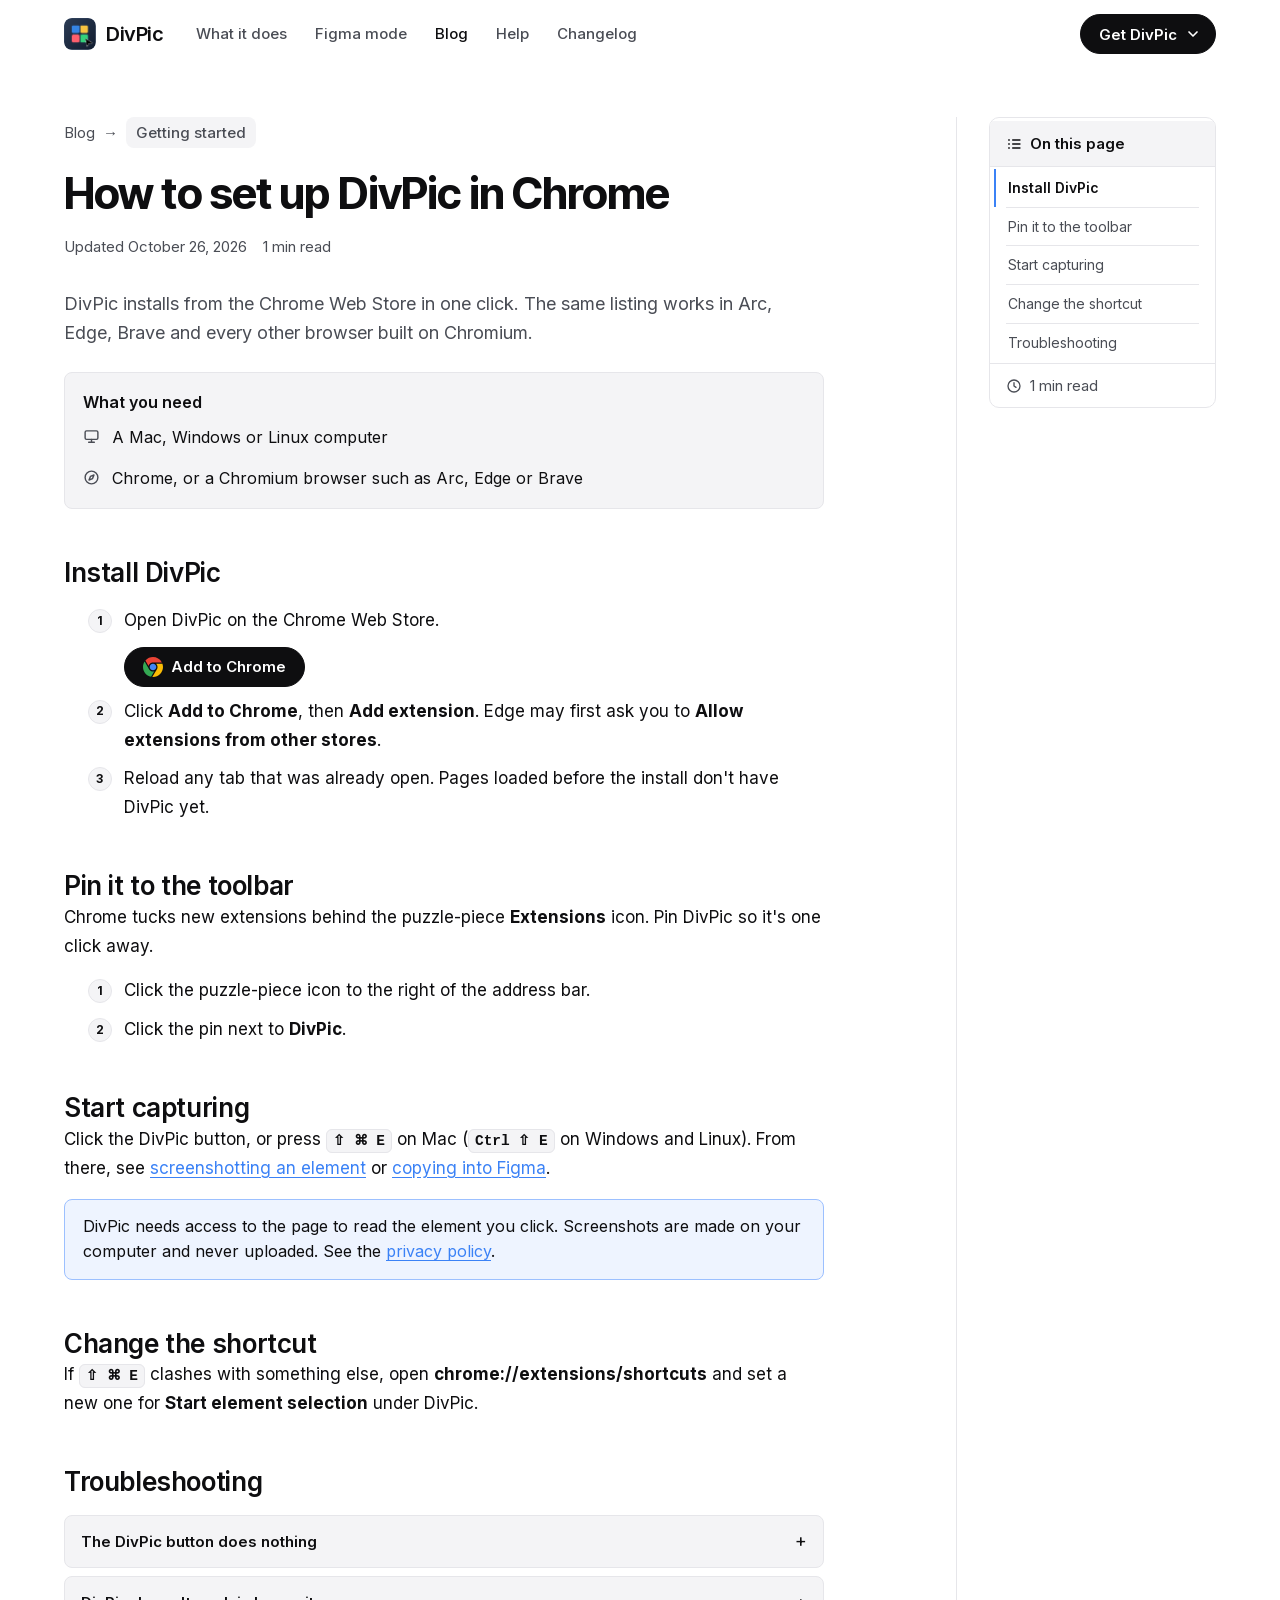
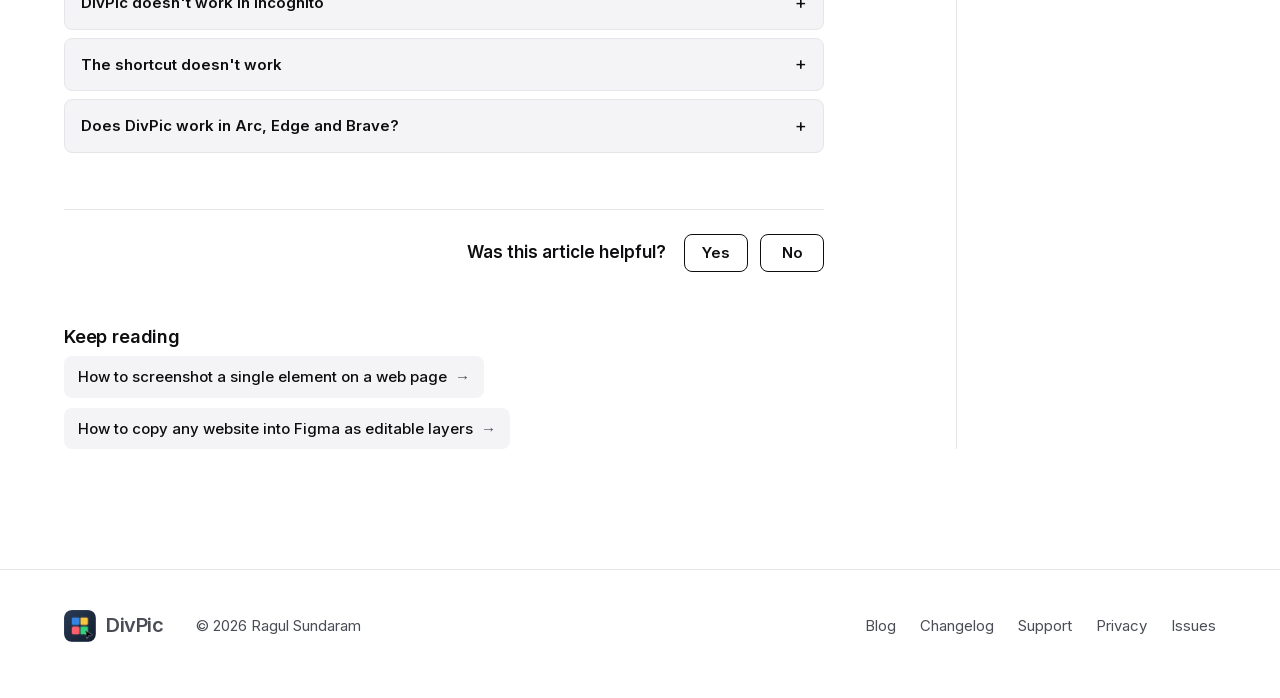
<file: blog/set-up-divpic-chrome.html>
<!doctype html>
<html lang="en">
<head>
  <meta charset="utf-8">
  <meta name="viewport" content="width=device-width, initial-scale=1">
  <title>How to set up DivPic in Chrome | DivPic</title>
  <meta name="description" content="Add DivPic from the Chrome Web Store, pin it to the toolbar, and take your first capture. Works the same in Arc, Edge, Brave and other Chromium browsers.">
  <link rel="canonical" href="https://divpic.in/blog/set-up-divpic-chrome">
  <meta property="og:type" content="article">
  <meta property="og:title" content="How to set up DivPic in Chrome">
  <meta property="og:description" content="Add DivPic from the Chrome Web Store, pin it, and take your first capture.">
  <meta property="og:image" content="https://divpic.in/blog/images/features.jpg">
  <meta name="twitter:card" content="summary_large_image">
  <link rel="icon" href="../icon.png">
  <link rel="preload" href="../fonts/inter-latin.woff2" as="font" type="font/woff2" crossorigin>
  <link rel="preload" href="../fonts/inter-tight-latin.woff2" as="font" type="font/woff2" crossorigin>
  <link rel="stylesheet" href="../site.css">
  <link rel="stylesheet" href="blog.css">
  <script type="application/ld+json">
  {
    "@context": "https://schema.org",
    "@graph": [
      {
        "@type": "HowTo",
        "name": "How to set up DivPic in Chrome",
        "description": "Add DivPic from the Chrome Web Store, pin it to the toolbar, and take your first capture.",
        "step": [
          { "@type": "HowToStep", "text": "Open DivPic on the Chrome Web Store and click Add to Chrome, then Add extension." },
          { "@type": "HowToStep", "text": "Click the puzzle-piece Extensions icon in the toolbar and pin DivPic." },
          { "@type": "HowToStep", "text": "Reload any tab that was already open." },
          { "@type": "HowToStep", "text": "Click the DivPic button in the toolbar, or press Shift-Command-E on Mac or Ctrl-Shift-E on Windows and Linux." }
        ]
      },
      {
        "@type": "BreadcrumbList",
        "itemListElement": [
          { "@type": "ListItem", "position": 1, "name": "Blog", "item": "https://divpic.in/blog/" },
          { "@type": "ListItem", "position": 2, "name": "Getting started", "item": "https://divpic.in/blog/#getting-started" }
        ]
      },
      {
        "@type": "FAQPage",
        "mainEntity": [
          { "@type": "Question", "name": "The DivPic button does nothing in Chrome", "acceptedAnswer": { "@type": "Answer", "text": "Reload the page. Tabs that were open before DivPic was installed don't have it yet. Chrome also blocks every extension on chrome:// pages and the Chrome Web Store." } },
          { "@type": "Question", "name": "Does DivPic work in Arc, Edge and Brave?", "acceptedAnswer": { "@type": "Answer", "text": "Yes. Any browser built on Chromium installs DivPic from the Chrome Web Store." } }
        ]
      }
    ]
  }
  </script>
</head>
<body>

<header class="nav" id="nav">
  <div class="wrap">
    <a class="brand" href="/"><img src="../icon.png" alt="">DivPic</a>
    <nav class="nav-links" aria-label="Main">
      <a href="/#modes">What it does</a>
      <a href="/#figma">Figma mode</a>
      <a href="/blog/" aria-current="page">Blog</a>
      <a href="/#faq">Help</a>
      <a href="/changelog">Changelog</a>
    </nav>
    <div class="get-menu">
      <button class="btn solid sm" type="button" aria-haspopup="true" aria-expanded="false" aria-controls="get-menu-list">Get DivPic<svg class="chev" viewBox="0 0 24 24" aria-hidden="true"><path d="M6 9l6 6 6-6"/></svg></button>
      <div class="get-menu-list" id="get-menu-list" role="menu" hidden>
        <a role="menuitem" href="https://chromewebstore.google.com/detail/divpic/lpdabdkfnmackfinabbgelafogmahjni" target="_blank" rel="noopener"><img src="../images/browsers/chrome.svg" alt="" width="24" height="24"><span><strong>Chrome</strong><small>Also Arc, Edge and Brave</small></span></a>
        <a role="menuitem" href="https://addons.mozilla.org/firefox/addon/divpic/" target="_blank" rel="noopener"><img src="../images/browsers/firefox.svg" alt="" width="24" height="24"><span><strong>Firefox</strong><small>Firefox Add-ons</small></span></a>
        <a role="menuitem" href="https://apps.apple.com/us/app/divpic-web-to-figma/id6823888689?mt=12" target="_blank" rel="noopener"><img src="../images/browsers/safari.svg" alt="" width="24" height="24"><span><strong>Safari</strong><small>Mac App Store</small></span></a>
      </div>
    </div>
  </div>
</header>

<div class="article-shell">
  <main class="article">
    <nav class="crumbs" aria-label="Breadcrumb">
      <a href="/blog/">Blog</a><span class="sep">→</span><a class="here" href="/blog/#getting-started">Getting started</a>
    </nav>
    <h1>How to set up DivPic in Chrome</h1>
    <div class="byline"><span>Updated October 26, 2026</span><span data-read-time></span></div>

    <details class="toc-mobile"><summary>On this page</summary><ol></ol></details>

    <div class="prose">
      <p class="lede">DivPic installs from the Chrome Web Store in one click. The same listing works in Arc, Edge, Brave and every other browser built on Chromium.</p>

      <div class="requires">
        <div class="title">What you need</div>
        <ul>
          <li><svg viewBox="0 0 24 24"><rect x="3" y="4" width="18" height="12" rx="2"/><path d="M8 20h8M12 16v4"/></svg>A Mac, Windows or Linux computer</li>
          <li><svg viewBox="0 0 24 24"><circle cx="12" cy="12" r="9"/><path d="M15.5 8.5l-2 5-5 2 2-5z"/></svg>Chrome, or a Chromium browser such as Arc, Edge or Brave</li>
        </ul>
      </div>

      <h2 id="install">Install DivPic</h2>
      <ol class="steps-list">
        <li>Open DivPic on the Chrome Web Store.<br><a class="btn solid sm store-btn" href="https://chromewebstore.google.com/detail/divpic/lpdabdkfnmackfinabbgelafogmahjni" target="_blank" rel="noopener"><img src="../images/browsers/chrome.svg" alt="" width="20" height="20">Add to Chrome</a></li>
        <li>Click <strong>Add to Chrome</strong>, then <strong>Add extension</strong>. Edge may first ask you to <strong>Allow extensions from other stores</strong>.</li>
        <li>Reload any tab that was already open. Pages loaded before the install don't have DivPic yet.</li>
      </ol>

      <h2 id="pin">Pin it to the toolbar</h2>
      <p>Chrome tucks new extensions behind the puzzle-piece <strong>Extensions</strong> icon. Pin DivPic so it's one click away.</p>
      <ol class="steps-list">
        <li>Click the puzzle-piece icon to the right of the address bar.</li>
        <li>Click the pin next to <strong>DivPic</strong>.</li>
      </ol>

      <h2 id="use">Start capturing</h2>
      <p>Click the DivPic button, or press <code>⇧ ⌘ E</code> on Mac (<code>Ctrl ⇧ E</code> on Windows and Linux). From there, see <a href="/blog/screenshot-html-element">screenshotting an element</a> or <a href="/blog/copy-website-to-figma">copying into Figma</a>.</p>

      <div class="callout note">DivPic needs access to the page to read the element you click. Screenshots are made on your computer and never uploaded. See the <a href="/privacy">privacy policy</a>.</div>

      <h2 id="shortcut">Change the shortcut</h2>
      <p>If <code>⇧ ⌘ E</code> clashes with something else, open <strong>chrome://extensions/shortcuts</strong> and set a new one for <strong>Start element selection</strong> under DivPic.</p>

      <h2 id="troubleshooting">Troubleshooting</h2>
      <div class="faq-list">
        <details>
          <summary>The DivPic button does nothing</summary>
          <div class="answer"><p>Reload the page. Tabs that were open before DivPic was installed don't have it yet. Chrome also blocks every extension on <code>chrome://</code> pages, the new tab page and the Chrome Web Store, so try a regular website.</p></div>
        </details>
        <details>
          <summary>DivPic doesn't work in Incognito</summary>
          <div class="answer"><p>Chrome turns extensions off in Incognito by default. Open <strong>chrome://extensions</strong>, click <strong>Details</strong> under DivPic, and turn on <strong>Allow in Incognito</strong>.</p></div>
        </details>
        <details>
          <summary>The shortcut doesn't work</summary>
          <div class="answer"><p>Another extension or app may already use it. Check <strong>chrome://extensions/shortcuts</strong> and give DivPic a free combination.</p></div>
        </details>
        <details>
          <summary>Does DivPic work in Arc, Edge and Brave?</summary>
          <div class="answer"><p>Yes. Any browser built on Chromium installs DivPic from the Chrome Web Store, and the steps above are the same.</p></div>
        </details>
      </div>
    </div>

    <div class="helpful">
      <p>Was this article helpful?</p>
      <button class="btn" type="button" data-vote="yes" aria-pressed="false">Yes</button>
      <button class="btn" type="button" data-vote="no" aria-pressed="false">No</button>
      <p class="thanks" hidden aria-live="polite"></p>
    </div>

    <section class="related" style="padding:0">
      <h2>Keep reading</h2>
      <ul class="pills">
        <li><a href="/blog/screenshot-html-element">How to screenshot a single element on a web page</a></li>
        <li><a href="/blog/copy-website-to-figma">How to copy any website into Figma as editable layers</a></li>
      </ul>
    </section>
  </main>
  <aside></aside>
</div>

<footer class="site">
  <div class="wrap">
    <a class="brand" href="/"><img src="../icon.png" alt="">DivPic</a>
    <span>© 2026 Ragul Sundaram</span>
    <nav aria-label="Footer">
      <a href="/blog/">Blog</a>
      <a href="/changelog">Changelog</a>
      <a href="/support">Support</a>
      <a href="/privacy">Privacy</a>
      <a href="https://github.com/Ragulsundaram/divpic-public/issues" target="_blank" rel="noopener">Issues</a>
    </nav>
  </div>
</footer>
<script src="blog.js"></script>
<script src="../get-menu.js"></script>
<script src="../faq.js"></script>
</body>
</html>
</file>
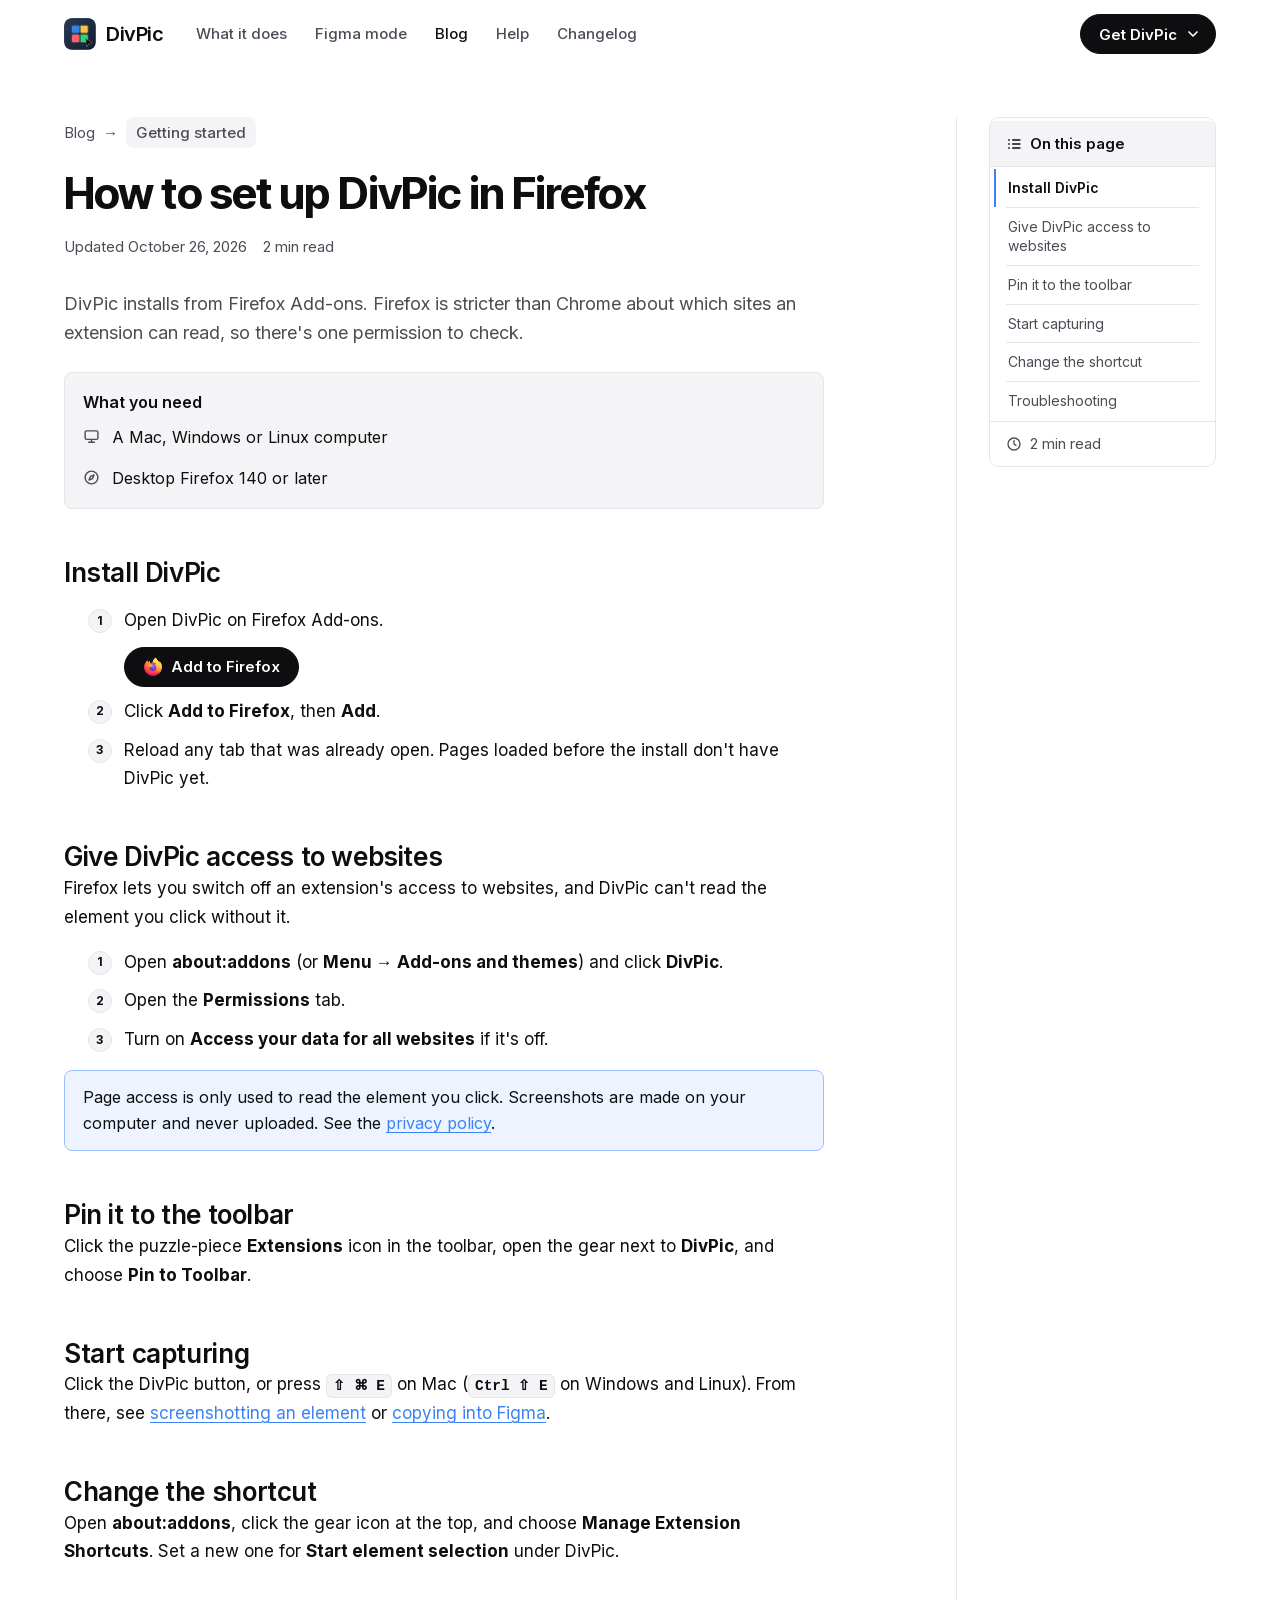
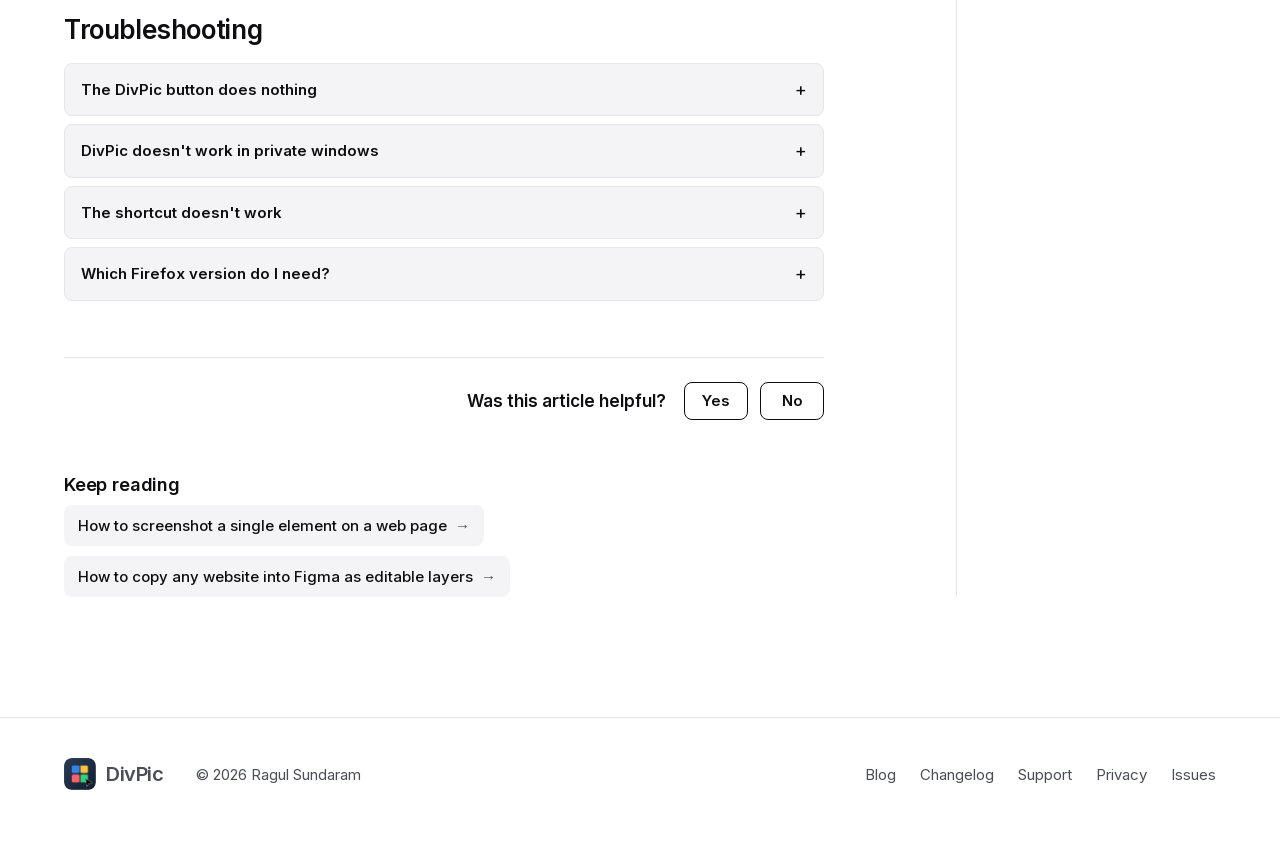
<file: blog/set-up-divpic-firefox.html>
<!doctype html>
<html lang="en">
<head>
  <meta charset="utf-8">
  <meta name="viewport" content="width=device-width, initial-scale=1">
  <title>How to set up DivPic in Firefox | DivPic</title>
  <meta name="description" content="Add DivPic from Firefox Add-ons, give it access to websites, and take your first capture. Plus fixes for when the button does nothing.">
  <link rel="canonical" href="https://divpic.in/blog/set-up-divpic-firefox">
  <meta property="og:type" content="article">
  <meta property="og:title" content="How to set up DivPic in Firefox">
  <meta property="og:description" content="Add DivPic from Firefox Add-ons, give it access to websites, and take your first capture.">
  <meta property="og:image" content="https://divpic.in/blog/images/features.jpg">
  <meta name="twitter:card" content="summary_large_image">
  <link rel="icon" href="../icon.png">
  <link rel="preload" href="../fonts/inter-latin.woff2" as="font" type="font/woff2" crossorigin>
  <link rel="preload" href="../fonts/inter-tight-latin.woff2" as="font" type="font/woff2" crossorigin>
  <link rel="stylesheet" href="../site.css">
  <link rel="stylesheet" href="blog.css">
  <script type="application/ld+json">
  {
    "@context": "https://schema.org",
    "@graph": [
      {
        "@type": "HowTo",
        "name": "How to set up DivPic in Firefox",
        "description": "Add DivPic from Firefox Add-ons, give it access to websites, and take your first capture.",
        "step": [
          { "@type": "HowToStep", "text": "Open DivPic on Firefox Add-ons and click Add to Firefox, then Add." },
          { "@type": "HowToStep", "text": "Make sure DivPic can access your data for all websites, under about:addons, DivPic, Permissions." },
          { "@type": "HowToStep", "text": "Pin DivPic to the toolbar from the puzzle-piece Extensions menu, then reload any open tab." },
          { "@type": "HowToStep", "text": "Click the DivPic button in the toolbar, or press Shift-Command-E on Mac or Ctrl-Shift-E on Windows and Linux." }
        ]
      },
      {
        "@type": "BreadcrumbList",
        "itemListElement": [
          { "@type": "ListItem", "position": 1, "name": "Blog", "item": "https://divpic.in/blog/" },
          { "@type": "ListItem", "position": 2, "name": "Getting started", "item": "https://divpic.in/blog/#getting-started" }
        ]
      },
      {
        "@type": "FAQPage",
        "mainEntity": [
          { "@type": "Question", "name": "The DivPic button does nothing in Firefox", "acceptedAnswer": { "@type": "Answer", "text": "Reload the page, then check that DivPic can access your data for all websites under about:addons, DivPic, Permissions. Firefox also blocks extensions on about: pages and addons.mozilla.org." } },
          { "@type": "Question", "name": "Which Firefox version do I need?", "acceptedAnswer": { "@type": "Answer", "text": "Desktop Firefox 140 or later." } }
        ]
      }
    ]
  }
  </script>
</head>
<body>

<header class="nav" id="nav">
  <div class="wrap">
    <a class="brand" href="/"><img src="../icon.png" alt="">DivPic</a>
    <nav class="nav-links" aria-label="Main">
      <a href="/#modes">What it does</a>
      <a href="/#figma">Figma mode</a>
      <a href="/blog/" aria-current="page">Blog</a>
      <a href="/#faq">Help</a>
      <a href="/changelog">Changelog</a>
    </nav>
    <div class="get-menu">
      <button class="btn solid sm" type="button" aria-haspopup="true" aria-expanded="false" aria-controls="get-menu-list">Get DivPic<svg class="chev" viewBox="0 0 24 24" aria-hidden="true"><path d="M6 9l6 6 6-6"/></svg></button>
      <div class="get-menu-list" id="get-menu-list" role="menu" hidden>
        <a role="menuitem" href="https://chromewebstore.google.com/detail/divpic/lpdabdkfnmackfinabbgelafogmahjni" target="_blank" rel="noopener"><img src="../images/browsers/chrome.svg" alt="" width="24" height="24"><span><strong>Chrome</strong><small>Also Arc, Edge and Brave</small></span></a>
        <a role="menuitem" href="https://addons.mozilla.org/firefox/addon/divpic/" target="_blank" rel="noopener"><img src="../images/browsers/firefox.svg" alt="" width="24" height="24"><span><strong>Firefox</strong><small>Firefox Add-ons</small></span></a>
        <a role="menuitem" href="https://apps.apple.com/us/app/divpic-web-to-figma/id6823888689?mt=12" target="_blank" rel="noopener"><img src="../images/browsers/safari.svg" alt="" width="24" height="24"><span><strong>Safari</strong><small>Mac App Store</small></span></a>
      </div>
    </div>
  </div>
</header>

<div class="article-shell">
  <main class="article">
    <nav class="crumbs" aria-label="Breadcrumb">
      <a href="/blog/">Blog</a><span class="sep">→</span><a class="here" href="/blog/#getting-started">Getting started</a>
    </nav>
    <h1>How to set up DivPic in Firefox</h1>
    <div class="byline"><span>Updated October 26, 2026</span><span data-read-time></span></div>

    <details class="toc-mobile"><summary>On this page</summary><ol></ol></details>

    <div class="prose">
      <p class="lede">DivPic installs from Firefox Add-ons. Firefox is stricter than Chrome about which sites an extension can read, so there's one permission to check.</p>

      <div class="requires">
        <div class="title">What you need</div>
        <ul>
          <li><svg viewBox="0 0 24 24"><rect x="3" y="4" width="18" height="12" rx="2"/><path d="M8 20h8M12 16v4"/></svg>A Mac, Windows or Linux computer</li>
          <li><svg viewBox="0 0 24 24"><circle cx="12" cy="12" r="9"/><path d="M15.5 8.5l-2 5-5 2 2-5z"/></svg>Desktop Firefox 140 or later</li>
        </ul>
      </div>

      <h2 id="install">Install DivPic</h2>
      <ol class="steps-list">
        <li>Open DivPic on Firefox Add-ons.<br><a class="btn solid sm store-btn" href="https://addons.mozilla.org/firefox/addon/divpic/" target="_blank" rel="noopener"><img src="../images/browsers/firefox.svg" alt="" width="20" height="20">Add to Firefox</a></li>
        <li>Click <strong>Add to Firefox</strong>, then <strong>Add</strong>.</li>
        <li>Reload any tab that was already open. Pages loaded before the install don't have DivPic yet.</li>
      </ol>

      <h2 id="allow">Give DivPic access to websites</h2>
      <p>Firefox lets you switch off an extension's access to websites, and DivPic can't read the element you click without it.</p>
      <ol class="steps-list">
        <li>Open <strong>about:addons</strong> (or <strong>Menu → Add-ons and themes</strong>) and click <strong>DivPic</strong>.</li>
        <li>Open the <strong>Permissions</strong> tab.</li>
        <li>Turn on <strong>Access your data for all websites</strong> if it's off.</li>
      </ol>

      <div class="callout note">Page access is only used to read the element you click. Screenshots are made on your computer and never uploaded. See the <a href="/privacy">privacy policy</a>.</div>

      <h2 id="pin">Pin it to the toolbar</h2>
      <p>Click the puzzle-piece <strong>Extensions</strong> icon in the toolbar, open the gear next to <strong>DivPic</strong>, and choose <strong>Pin to Toolbar</strong>.</p>

      <h2 id="use">Start capturing</h2>
      <p>Click the DivPic button, or press <code>⇧ ⌘ E</code> on Mac (<code>Ctrl ⇧ E</code> on Windows and Linux). From there, see <a href="/blog/screenshot-html-element">screenshotting an element</a> or <a href="/blog/copy-website-to-figma">copying into Figma</a>.</p>

      <h2 id="shortcut">Change the shortcut</h2>
      <p>Open <strong>about:addons</strong>, click the gear icon at the top, and choose <strong>Manage Extension Shortcuts</strong>. Set a new one for <strong>Start element selection</strong> under DivPic.</p>

      <h2 id="troubleshooting">Troubleshooting</h2>
      <div class="faq-list">
        <details>
          <summary>The DivPic button does nothing</summary>
          <div class="answer"><p>Reload the page, then check that <strong>Access your data for all websites</strong> is on under <strong>about:addons → DivPic → Permissions</strong>. Firefox also blocks every extension on <code>about:</code> pages and addons.mozilla.org, so try a regular website.</p></div>
        </details>
        <details>
          <summary>DivPic doesn't work in private windows</summary>
          <div class="answer"><p>Firefox keeps extensions out of private windows by default. Open <strong>about:addons</strong>, click <strong>DivPic</strong>, and set <strong>Run in Private Windows</strong> to <strong>Allow</strong>.</p></div>
        </details>
        <details>
          <summary>The shortcut doesn't work</summary>
          <div class="answer"><p>Another add-on may already use it. Open <strong>Manage Extension Shortcuts</strong> from the gear menu in about:addons and give DivPic a free combination.</p></div>
        </details>
        <details>
          <summary>Which Firefox version do I need?</summary>
          <div class="answer"><p>Desktop Firefox 140 or later. Firefox for Android isn't supported.</p></div>
        </details>
      </div>
    </div>

    <div class="helpful">
      <p>Was this article helpful?</p>
      <button class="btn" type="button" data-vote="yes" aria-pressed="false">Yes</button>
      <button class="btn" type="button" data-vote="no" aria-pressed="false">No</button>
      <p class="thanks" hidden aria-live="polite"></p>
    </div>

    <section class="related" style="padding:0">
      <h2>Keep reading</h2>
      <ul class="pills">
        <li><a href="/blog/screenshot-html-element">How to screenshot a single element on a web page</a></li>
        <li><a href="/blog/copy-website-to-figma">How to copy any website into Figma as editable layers</a></li>
      </ul>
    </section>
  </main>
  <aside></aside>
</div>

<footer class="site">
  <div class="wrap">
    <a class="brand" href="/"><img src="../icon.png" alt="">DivPic</a>
    <span>© 2026 Ragul Sundaram</span>
    <nav aria-label="Footer">
      <a href="/blog/">Blog</a>
      <a href="/changelog">Changelog</a>
      <a href="/support">Support</a>
      <a href="/privacy">Privacy</a>
      <a href="https://github.com/Ragulsundaram/divpic-public/issues" target="_blank" rel="noopener">Issues</a>
    </nav>
  </div>
</footer>
<script src="blog.js"></script>
<script src="../get-menu.js"></script>
<script src="../faq.js"></script>
</body>
</html>
</file>
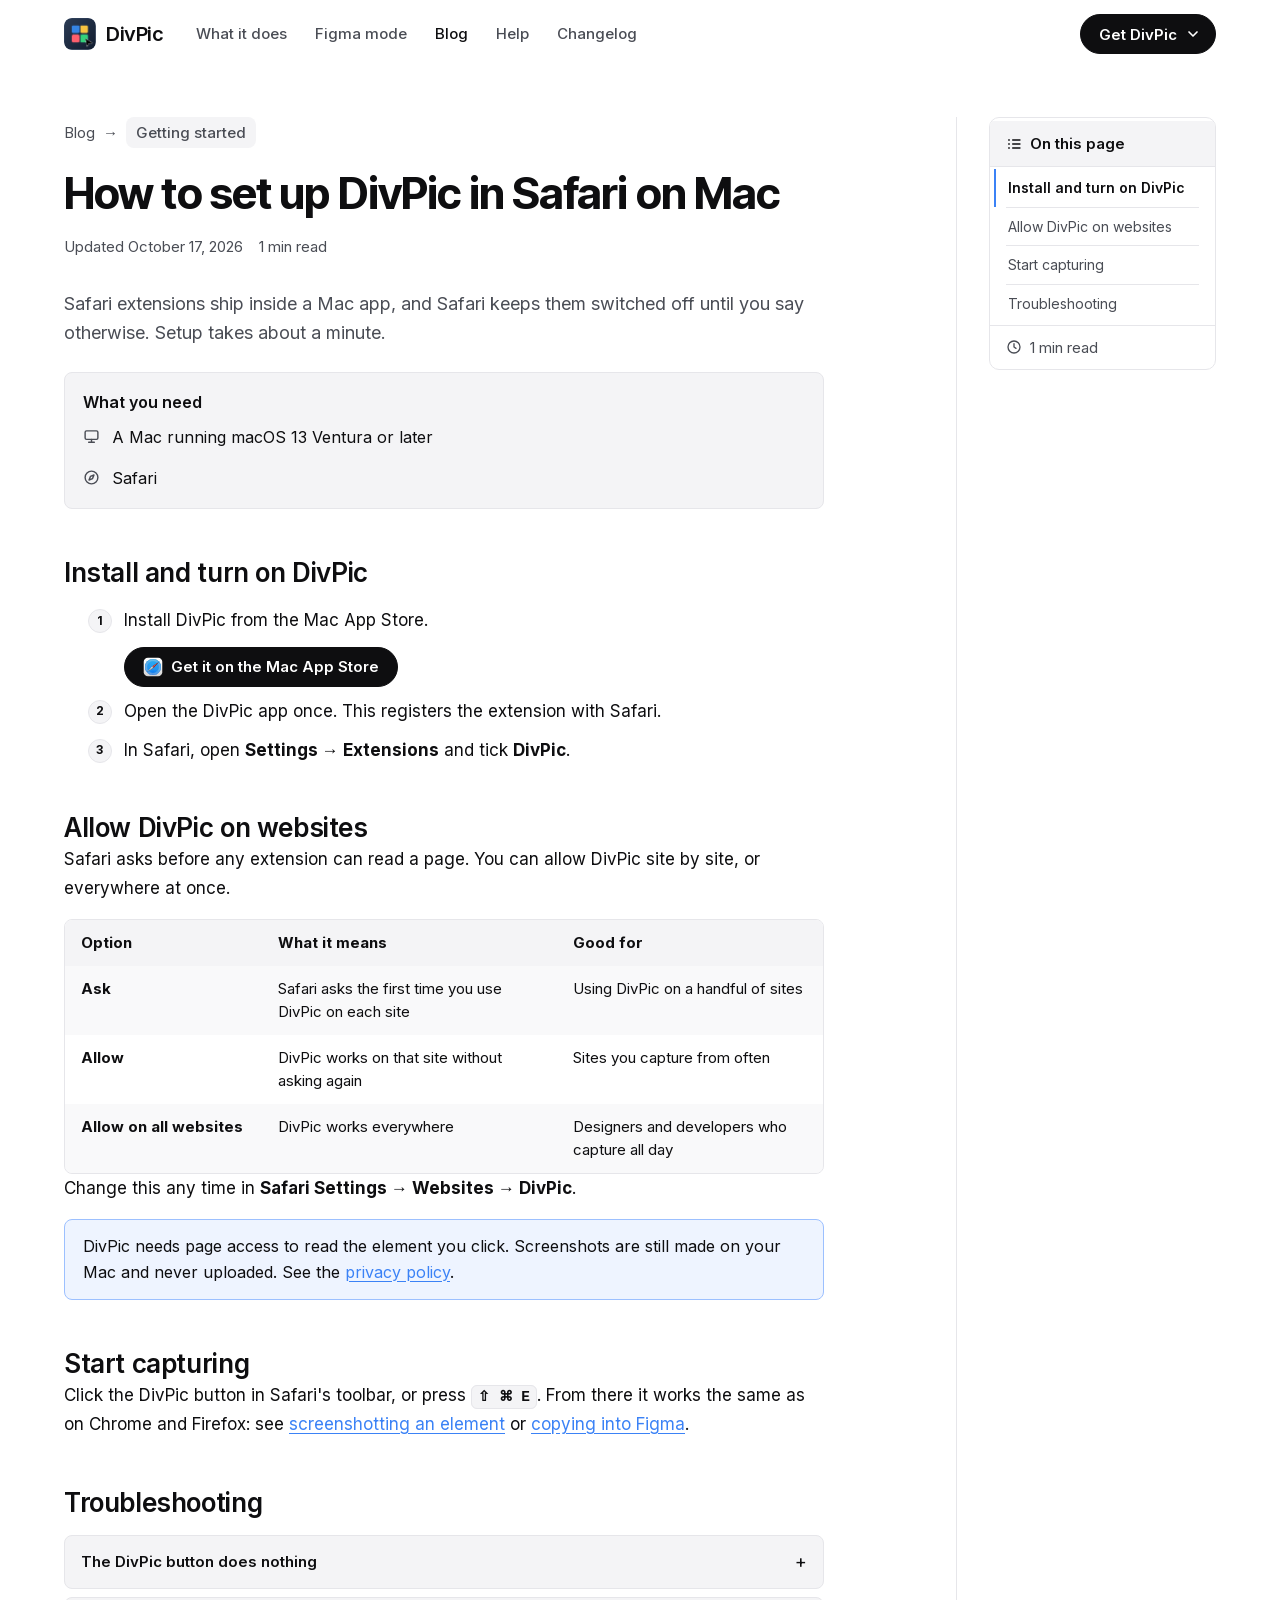
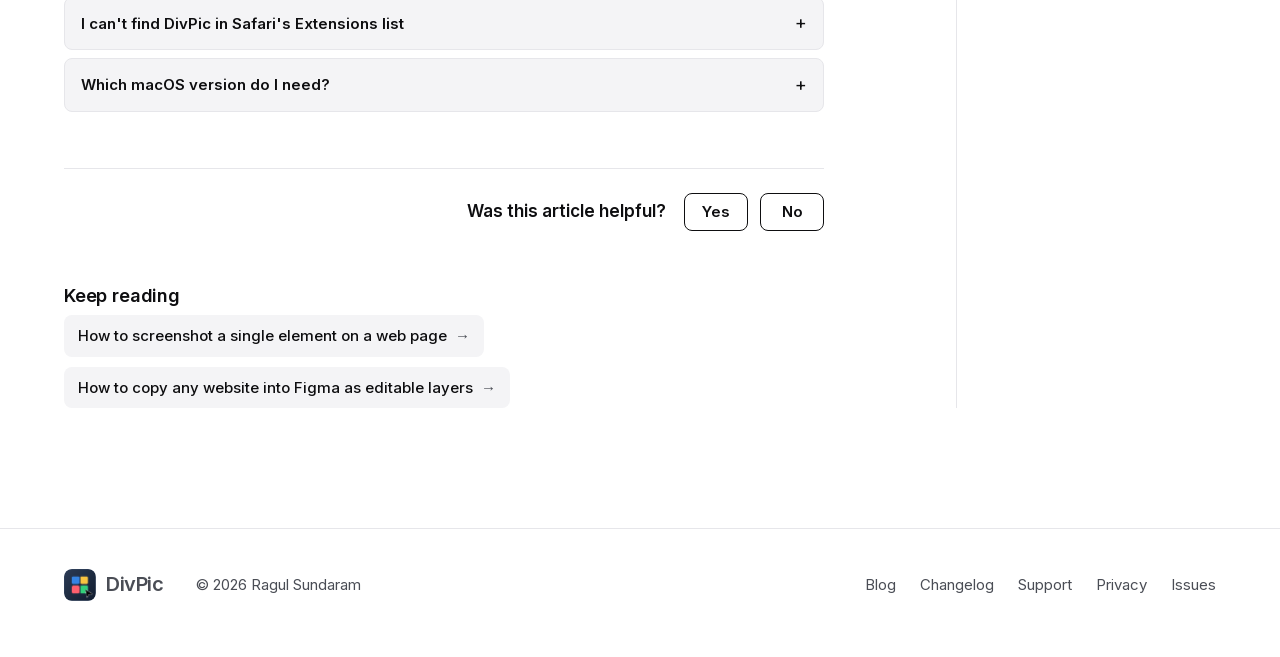
<file: blog/set-up-divpic-safari.html>
<!doctype html>
<html lang="en">
<head>
  <meta charset="utf-8">
  <meta name="viewport" content="width=device-width, initial-scale=1">
  <title>How to set up DivPic in Safari on Mac | DivPic</title>
  <meta name="description" content="Install DivPic from the Mac App Store, turn it on in Safari, and allow it on the sites you want to capture. Plus fixes for when the button does nothing.">
  <link rel="canonical" href="https://divpic.in/blog/set-up-divpic-safari">
  <meta property="og:type" content="article">
  <meta property="og:title" content="How to set up DivPic in Safari on Mac">
  <meta property="og:description" content="Install DivPic, turn it on in Safari, and allow it on the sites you want to capture.">
  <meta property="og:image" content="https://divpic.in/blog/images/features.jpg">
  <meta name="twitter:card" content="summary_large_image">
  <link rel="icon" href="../icon.png">
  <link rel="preload" href="../fonts/inter-latin.woff2" as="font" type="font/woff2" crossorigin>
  <link rel="preload" href="../fonts/inter-tight-latin.woff2" as="font" type="font/woff2" crossorigin>
  <link rel="stylesheet" href="../site.css">
  <link rel="stylesheet" href="blog.css">
  <script type="application/ld+json">
  {
    "@context": "https://schema.org",
    "@graph": [
      {
        "@type": "HowTo",
        "name": "How to set up DivPic in Safari on Mac",
        "description": "Install DivPic from the Mac App Store, turn it on in Safari, and allow it on the sites you want to capture.",
        "step": [
          { "@type": "HowToStep", "text": "Install DivPic from the Mac App Store and open the DivPic app once." },
          { "@type": "HowToStep", "text": "In Safari, open Settings, then Extensions, and turn on DivPic." },
          { "@type": "HowToStep", "text": "Allow DivPic on the websites you want to capture, or on all websites." },
          { "@type": "HowToStep", "text": "Click the DivPic button in the Safari toolbar, or press Shift-Command-E." }
        ]
      },
      {
        "@type": "BreadcrumbList",
        "itemListElement": [
          { "@type": "ListItem", "position": 1, "name": "Blog", "item": "https://divpic.in/blog/" },
          { "@type": "ListItem", "position": 2, "name": "Getting started", "item": "https://divpic.in/blog/#getting-started" }
        ]
      },
      {
        "@type": "FAQPage",
        "mainEntity": [
          { "@type": "Question", "name": "The DivPic button does nothing in Safari", "acceptedAnswer": { "@type": "Answer", "text": "Reload the page. Tabs that were open before DivPic was turned on don't have it yet. Also check that DivPic is allowed on that site in Safari Settings, Websites, DivPic." } },
          { "@type": "Question", "name": "Which macOS version do I need?", "acceptedAnswer": { "@type": "Answer", "text": "macOS 13 Ventura or later." } }
        ]
      }
    ]
  }
  </script>
</head>
<body>

<header class="nav" id="nav">
  <div class="wrap">
    <a class="brand" href="/"><img src="../icon.png" alt="">DivPic</a>
    <nav class="nav-links" aria-label="Main">
      <a href="/#modes">What it does</a>
      <a href="/#figma">Figma mode</a>
      <a href="/blog/" aria-current="page">Blog</a>
      <a href="/#faq">Help</a>
      <a href="/changelog">Changelog</a>
    </nav>
    <div class="get-menu">
      <button class="btn solid sm" type="button" aria-haspopup="true" aria-expanded="false" aria-controls="get-menu-list">Get DivPic<svg class="chev" viewBox="0 0 24 24" aria-hidden="true"><path d="M6 9l6 6 6-6"/></svg></button>
      <div class="get-menu-list" id="get-menu-list" role="menu" hidden>
        <a role="menuitem" href="https://chromewebstore.google.com/detail/divpic/lpdabdkfnmackfinabbgelafogmahjni" target="_blank" rel="noopener"><img src="../images/browsers/chrome.svg" alt="" width="24" height="24"><span><strong>Chrome</strong><small>Also Arc, Edge and Brave</small></span></a>
        <a role="menuitem" href="https://addons.mozilla.org/firefox/addon/divpic/" target="_blank" rel="noopener"><img src="../images/browsers/firefox.svg" alt="" width="24" height="24"><span><strong>Firefox</strong><small>Firefox Add-ons</small></span></a>
        <a role="menuitem" href="https://apps.apple.com/us/app/divpic-web-to-figma/id6823888689?mt=12" target="_blank" rel="noopener"><img src="../images/browsers/safari.svg" alt="" width="24" height="24"><span><strong>Safari</strong><small>Mac App Store</small></span></a>
      </div>
    </div>
  </div>
</header>

<div class="article-shell">
  <main class="article">
    <nav class="crumbs" aria-label="Breadcrumb">
      <a href="/blog/">Blog</a><span class="sep">→</span><a class="here" href="/blog/#getting-started">Getting started</a>
    </nav>
    <h1>How to set up DivPic in Safari on Mac</h1>
    <div class="byline"><span>Updated October 17, 2026</span><span data-read-time></span></div>

    <details class="toc-mobile"><summary>On this page</summary><ol></ol></details>

    <div class="prose">
      <p class="lede">Safari extensions ship inside a Mac app, and Safari keeps them switched off until you say otherwise. Setup takes about a minute.</p>

      <div class="requires">
        <div class="title">What you need</div>
        <ul>
          <li><svg viewBox="0 0 24 24"><rect x="3" y="4" width="18" height="12" rx="2"/><path d="M8 20h8M12 16v4"/></svg>A Mac running macOS 13 Ventura or later</li>
          <li><svg viewBox="0 0 24 24"><circle cx="12" cy="12" r="9"/><path d="M15.5 8.5l-2 5-5 2 2-5z"/></svg>Safari</li>
        </ul>
      </div>

      <h2 id="install">Install and turn on DivPic</h2>
      <ol class="steps-list">
        <li>Install DivPic from the Mac App Store.<br><a class="btn solid sm store-btn" href="https://apps.apple.com/us/app/divpic-web-to-figma/id6823888689?mt=12" target="_blank" rel="noopener"><img src="../images/browsers/safari.svg" alt="" width="20" height="20">Get it on the Mac App Store</a></li>
        <li>Open the DivPic app once. This registers the extension with Safari.</li>
        <li>In Safari, open <strong>Settings → Extensions</strong> and tick <strong>DivPic</strong>.</li>
      </ol>

      <h2 id="allow">Allow DivPic on websites</h2>
      <p>Safari asks before any extension can read a page. You can allow DivPic site by site, or everywhere at once.</p>
      <div class="table-wrap">
        <table>
          <thead><tr><th scope="col">Option</th><th scope="col">What it means</th><th scope="col">Good for</th></tr></thead>
          <tbody>
            <tr><th scope="row">Ask</th><td>Safari asks the first time you use DivPic on each site</td><td>Using DivPic on a handful of sites</td></tr>
            <tr><th scope="row">Allow</th><td>DivPic works on that site without asking again</td><td>Sites you capture from often</td></tr>
            <tr><th scope="row">Allow on all websites</th><td>DivPic works everywhere</td><td>Designers and developers who capture all day</td></tr>
          </tbody>
        </table>
      </div>
      <p>Change this any time in <strong>Safari Settings → Websites → DivPic</strong>.</p>

      <div class="callout note">DivPic needs page access to read the element you click. Screenshots are still made on your Mac and never uploaded. See the <a href="/privacy">privacy policy</a>.</div>

      <h2 id="use">Start capturing</h2>
      <p>Click the DivPic button in Safari's toolbar, or press <code>⇧ ⌘ E</code>. From there it works the same as on Chrome and Firefox: see <a href="/blog/screenshot-html-element">screenshotting an element</a> or <a href="/blog/copy-website-to-figma">copying into Figma</a>.</p>

      <h2 id="troubleshooting">Troubleshooting</h2>
      <div class="faq-list">
        <details>
          <summary>The DivPic button does nothing</summary>
          <div class="answer"><p>Reload the page. Tabs that were open before DivPic was turned on don't have it yet. Also check that DivPic is allowed on that site in <strong>Safari Settings → Websites → DivPic</strong>.</p></div>
        </details>
        <details>
          <summary>I can't find DivPic in Safari's Extensions list</summary>
          <div class="answer"><p>Open the DivPic app from your Applications folder once, then look again. Safari only lists an extension after its app has been opened.</p></div>
        </details>
        <details>
          <summary>Which macOS version do I need?</summary>
          <div class="answer"><p>macOS 13 Ventura or later.</p></div>
        </details>
      </div>
    </div>

    <div class="helpful">
      <p>Was this article helpful?</p>
      <button class="btn" type="button" data-vote="yes" aria-pressed="false">Yes</button>
      <button class="btn" type="button" data-vote="no" aria-pressed="false">No</button>
      <p class="thanks" hidden aria-live="polite"></p>
    </div>

    <section class="related" style="padding:0">
      <h2>Keep reading</h2>
      <ul class="pills">
        <li><a href="/blog/screenshot-html-element">How to screenshot a single element on a web page</a></li>
        <li><a href="/blog/copy-website-to-figma">How to copy any website into Figma as editable layers</a></li>
      </ul>
    </section>
  </main>
  <aside></aside>
</div>

<footer class="site">
  <div class="wrap">
    <a class="brand" href="/"><img src="../icon.png" alt="">DivPic</a>
    <span>© 2026 Ragul Sundaram</span>
    <nav aria-label="Footer">
      <a href="/blog/">Blog</a>
      <a href="/changelog">Changelog</a>
      <a href="/support">Support</a>
      <a href="/privacy">Privacy</a>
      <a href="https://github.com/Ragulsundaram/divpic-public/issues" target="_blank" rel="noopener">Issues</a>
    </nav>
  </div>
</footer>
<script src="blog.js"></script>
<script src="../get-menu.js"></script>
<script src="../faq.js"></script>
</body>
</html>
</file>
<file: site.css>
/* DivPic landing page. Palette comes from the DivPic icon tiles. */
/* Self-hosted Inter and Inter Tight (variable, latin subset), so text doesn't wait on a third-party stylesheet. */
@font-face { font-family: "Inter"; font-style: normal; font-weight: 100 900; font-display: swap; src: url("fonts/inter-latin.woff2") format("woff2"); unicode-range: U+0000-00FF, U+0131, U+0152-0153, U+02BB-02BC, U+02C6, U+02DA, U+02DC, U+0304, U+0308, U+0329, U+2000-206F, U+20AC, U+2122, U+2191, U+2193, U+2212, U+2215, U+FEFF, U+FFFD; }
@font-face { font-family: "Inter Tight"; font-style: normal; font-weight: 100 900; font-display: swap; src: url("fonts/inter-tight-latin.woff2") format("woff2"); unicode-range: U+0000-00FF, U+0131, U+0152-0153, U+02BB-02BC, U+02C6, U+02DA, U+02DC, U+0304, U+0308, U+0329, U+2000-206F, U+20AC, U+2122, U+2191, U+2193, U+2212, U+2215, U+FEFF, U+FFFD; }
:root {
  --bg: #ffffff;
  --ink: #0e0e10;
  --ink-2: #4a4d55;
  --line: #e6e6ea;
  --soft: #f4f4f6;
  --tile-blue: #3b82f6;
  --tile-yellow: #fbbf24;
  --tile-red: #f2555a;
  --tile-green: #22c55e;
  --violet: #7c6cf6;
  --blue-ink: #1d5fd6;
  --violet-ink: #5646d6;
  --green-ink: #15803d;
  --font-mono: ui-monospace, "SF Mono", Menlo, Consolas, monospace;
  --panel-blue: #d7e6ff;
  --panel-yellow: #ffefc2;
  --panel-red: #ffd9da;
  --panel-green: #d2f5df;
  --panel-violet: #e6e1ff;
  --panel-ink: #0e0e10;
  --on-panel: #0e0e10;
  --btn-bg: #0e0e10;
  --btn-ink: #ffffff;
  --radius-xl: 32px;
  --radius-lg: 20px;
  --radius-md: 12px;
  --ease: cubic-bezier(0.4, 0, 0.2, 1);
}

@media (prefers-color-scheme: dark) {
  :root:not([data-theme="light"]) {
    --bg: #0c0c0e;
    --ink: #f3f3f5;
    --ink-2: #a8abb4;
    --line: #26272c;
    --soft: #17171a;
    --panel-blue: #16264a;
    --panel-yellow: #3a2e0c;
    --panel-red: #3d1a1c;
    --panel-green: #0f3320;
    --panel-violet: #241e4d;
    --panel-ink: #f3f3f5;
    --on-panel: #f3f3f5;
    --btn-bg: #f3f3f5;
    --btn-ink: #0e0e10;
    --blue-ink: #7fb0ff;
    --violet-ink: #a99dff;
    --green-ink: #4ade80;
  }
}

* { box-sizing: border-box; }
html { scroll-behavior: smooth; }
body {
  margin: 0;
  background: var(--bg);
  color: var(--ink);
  font: 17px/1.55 "Inter", -apple-system, BlinkMacSystemFont, "Segoe UI", sans-serif;
  -webkit-font-smoothing: antialiased;
  overflow-x: hidden;
}
img { max-width: 100%; display: block; }
a { color: inherit; }
:focus-visible { outline: 3px solid var(--tile-blue); outline-offset: 3px; border-radius: 6px; }

.wrap { max-width: 1200px; margin: 0 auto; padding: 0 24px; }

/* ---------- Nav ---------- */
.nav {
  position: sticky; top: 0; z-index: 20;
  background: color-mix(in srgb, var(--bg) 88%, transparent);
  backdrop-filter: saturate(1.4) blur(12px);
  -webkit-backdrop-filter: saturate(1.4) blur(12px);
  border-bottom: 1px solid transparent;
}
.nav.scrolled { border-bottom-color: var(--line); }
.nav .wrap { display: flex; align-items: center; gap: 32px; height: 68px; }
.brand { display: flex; align-items: center; gap: 10px; font-weight: 600; font-size: 20px; text-decoration: none; letter-spacing: -0.02em; }
.brand img { width: 32px; height: 32px; border-radius: 8px; }
.nav-links { display: flex; gap: 28px; margin-right: auto; }
.nav-links a { text-decoration: none; font-size: 15px; font-weight: 500; color: var(--ink-2); transition: color .15s var(--ease); }
.nav-links a:hover { color: var(--ink); }

.btn {
  display: inline-flex; align-items: center; justify-content: center; gap: 8px;
  height: 48px; padding: 0 22px; border-radius: 999px;
  font-family: inherit; font-weight: 600; font-size: 16px; line-height: 1; text-decoration: none; cursor: pointer;
  border: 1.5px solid var(--ink); background: transparent; color: var(--ink);
  transition: transform .15s var(--ease), background .15s var(--ease), color .15s var(--ease);
}
.btn:hover { transform: translateY(-1px); }
.btn:active { transform: translateY(0); }
.btn.solid { background: var(--btn-bg); color: var(--btn-ink); border-color: var(--btn-bg); }
.btn.sm { height: 40px; padding: 0 18px; font-size: 15px; }
.btn svg { width: 18px; height: 18px; flex: none; }

/* Get DivPic dropdown */
.get-menu { position: relative; margin-left: auto; }
.get-menu .chev { width: 16px; height: 16px; margin-right: -4px; fill: none; stroke: currentColor; stroke-width: 2.5; stroke-linecap: round; stroke-linejoin: round; transition: transform .2s var(--ease); }
.get-menu button[aria-expanded="true"] .chev { transform: rotate(180deg); }
.get-menu-list {
  position: absolute; right: 0; top: calc(100% + 8px); width: 280px; padding: 6px; z-index: 30;
  background: var(--bg); border: 1px solid var(--line); border-radius: 12px;
  box-shadow: 0 18px 40px -14px rgba(14, 14, 16, .35);
  animation: menu-in .15s var(--ease);
}
.get-menu-list[hidden] { display: none; }
@keyframes menu-in { from { opacity: 0; transform: translateY(-4px); } }
.get-menu-list a, .get-menu-list .soon { display: flex; align-items: center; gap: 12px; padding: 10px 12px; border-radius: 8px; text-decoration: none; }
.get-menu-list a:hover, .get-menu-list a:focus-visible { background: var(--soft); outline: none; }
.get-menu-list img { width: 24px; height: 24px; flex: none; }
.get-menu-list span { display: grid; line-height: 1.3; }
.get-menu-list strong { font-size: 15px; font-weight: 600; color: var(--ink); }
.get-menu-list small { font-size: 13px; color: var(--ink-2); }
.get-menu-list .soon { cursor: default; }
.get-menu-list .soon img, .get-menu-list .soon strong { opacity: .55; }

/* ---------- Hero ---------- */
.hero { padding: 72px 0 40px; text-align: center; }
.eyebrow {
  display: inline-flex; align-items: center; gap: 8px;
  font: 500 13px/1.4 var(--font-mono); color: var(--ink-2); margin-bottom: 28px;
}
.eyebrow i { width: 6px; height: 6px; border-radius: 50%; background: var(--tile-green); }
h1, h2, h3 { font-family: "Inter Tight", "Inter", sans-serif; letter-spacing: -0.025em; margin: 0; font-weight: 500; }
h1, h2 { font-weight: 600; }
.hero h1 {
  font-size: clamp(44px, 8vw, 96px); line-height: 1; font-weight: 600;
  white-space: nowrap; margin: 0 auto;
}
.hero h1 .hl { position: relative; white-space: nowrap; }
.hero h1 .hl::after {
  content: ""; position: absolute; inset: 4% -2% 2%; z-index: -1;
  border: 2px solid var(--tile-blue); background: color-mix(in srgb, var(--tile-blue) 12%, transparent);
}
.hero .lede { font-size: clamp(18px, 2.2vw, 22px); color: var(--ink-2); max-width: 760px; text-wrap: balance; margin: 28px auto 36px; }
.cta-row { display: flex; gap: 12px; justify-content: center; flex-wrap: wrap; }
.platforms { margin-top: 18px; font-size: 14px; color: var(--ink-2); }

/* Hero stage: a browser showing a made-up dashboard ("Lumen") you can inspect */
.stage { position: relative; margin: 64px auto 0; max-width: 1080px; }
.browser {
  border-radius: 16px; border: 1px solid var(--line); background: var(--soft);
  box-shadow: 0 40px 100px -40px rgba(20, 20, 40, .45), 0 0 0 1px color-mix(in srgb, var(--ink) 4%, transparent);
  overflow: hidden; text-align: left; font-size: 13px;
}
.browser svg { fill: none; stroke: currentColor; stroke-width: 2; stroke-linecap: round; stroke-linejoin: round; }
.bw-top { display: flex; align-items: flex-end; gap: 4px; padding: 10px 12px 0; }
.bw-dots { display: flex; gap: 7px; padding: 0 10px 12px 4px; }
.bw-dots i { width: 11px; height: 11px; border-radius: 50%; }
.bw-dots i:nth-child(1) { background: #ff5f57; } .bw-dots i:nth-child(2) { background: #febc2e; } .bw-dots i:nth-child(3) { background: #28c840; }
.bw-tab { display: flex; align-items: center; gap: 8px; height: 34px; padding: 0 12px; border-radius: 10px 10px 0 0; color: var(--ink-2); font-size: 12px; font-weight: 500; white-space: nowrap; }
.bw-tab.on { background: var(--bg); color: var(--ink); min-width: 190px; }
.bw-tab .x { margin-left: auto; color: var(--ink-2); font-size: 14px; }
.fav { width: 14px; height: 14px; border-radius: 4px; background: linear-gradient(135deg, #6d5efc, #3b82f6); }
.fav.alt { background: linear-gradient(135deg, #22c55e, #0ea5e9); }
.bw-plus { color: var(--ink-2); padding: 0 8px 9px; font-size: 16px; }
.bw-bar { display: flex; align-items: center; gap: 12px; padding: 8px 12px; background: var(--bg); border-bottom: 1px solid var(--line); }
.bw-nav { display: flex; gap: 10px; color: var(--ink-2); }
.bw-nav svg { width: 15px; height: 15px; }
.bw-url { flex: 1; display: flex; align-items: center; gap: 8px; height: 30px; padding: 0 12px; border-radius: 999px; background: var(--soft); color: var(--ink); font-size: 12.5px; }
.bw-url svg { width: 12px; height: 12px; color: var(--ink-2); }
.bw-url em { font-style: normal; color: var(--ink-2); }
.bw-ext { display: flex; align-items: center; gap: 10px; }
.bw-ext img { width: 20px; height: 20px; border-radius: 5px; box-shadow: 0 0 0 2px color-mix(in srgb, var(--tile-blue) 45%, transparent); }
.bw-avatar { width: 22px; height: 22px; border-radius: 50%; display: grid; place-items: center; font-size: 11px; font-weight: 700; color: #fff; background: linear-gradient(135deg, #f2555a, #fbbf24); }

/* The fake app */
.page.app { display: grid; grid-template-columns: 176px minmax(0, 1fr); background: var(--bg); min-height: 440px; }
.app-side { display: flex; flex-direction: column; gap: 2px; padding: 16px 10px; border-right: 1px solid var(--line); background: color-mix(in srgb, var(--soft) 55%, var(--bg)); }
.app-brand { display: flex; align-items: center; gap: 8px; padding: 4px 8px 14px; font-weight: 700; font-size: 14px; }
.app-mark { width: 20px; height: 20px; border-radius: 6px; background: conic-gradient(from 200deg, #6d5efc, #3b82f6, #22c55e, #6d5efc); }
.app-nav { display: flex; align-items: center; gap: 10px; padding: 7px 8px; border-radius: 8px; color: var(--ink-2); font-weight: 500; }
.app-nav svg { width: 15px; height: 15px; }
.app-nav.on { background: var(--soft); color: var(--ink); }
.app-upgrade { margin-top: auto; display: grid; gap: 2px; padding: 12px; border-radius: 10px; border: 1px solid var(--line); background: var(--bg); }
.app-upgrade span { color: var(--ink-2); font-size: 12px; }
.app-mini-btn { margin-top: 8px; justify-self: start; padding: 4px 10px; border-radius: 6px; background: var(--ink); color: var(--bg) !important; font-weight: 600; }
.app-main { display: flex; flex-direction: column; gap: 14px; padding: 16px 20px 68px; }
.app-head { display: flex; align-items: center; gap: 12px; }
.app-head > div { display: grid; margin-right: auto; }
.app-title { font-size: 17px; letter-spacing: -0.01em; }
.app-sub, .app-label { color: var(--ink-2); font-size: 12px; }
.app-search { display: flex; align-items: center; gap: 8px; width: 200px; height: 32px; padding: 0 10px; border: 1px solid var(--line); border-radius: 8px; color: var(--ink-2); }
.app-search svg { width: 14px; height: 14px; }
.app-search kbd { margin-left: auto; font-size: 10.5px; padding: 2px 5px; }
.app-btn { height: 32px; display: inline-flex; align-items: center; padding: 0 14px; border-radius: 8px; background: var(--ink); color: var(--bg); font-weight: 600; }
.app-kpis { display: grid; grid-template-columns: repeat(3, 1fr); gap: 12px; }
.app-kpi, .app-card { border: 1px solid var(--line); border-radius: 12px; background: var(--bg); }
.app-kpi { display: grid; gap: 4px; padding: 12px 14px; position: relative; }
.app-kpi strong { font-size: 20px; letter-spacing: -0.02em; }
.chip { position: absolute; right: 12px; top: 12px; font-size: 11px; font-weight: 600; padding: 2px 7px; border-radius: 999px; }
.chip.up { color: #15803d; background: color-mix(in srgb, #22c55e 18%, transparent); }
.chip.down { color: #b91c1c; background: color-mix(in srgb, #f2555a 16%, transparent); }
.app-grid { display: grid; grid-template-columns: 1.6fr 1fr; gap: 12px; flex: 1; }
.app-card { padding: 14px; display: flex; flex-direction: column; gap: 10px; }
.app-card-head { display: flex; justify-content: space-between; align-items: flex-start; }
.app-card-head > div { display: grid; }
.app-card-head strong { font-size: 18px; letter-spacing: -0.02em; }
.app-legend { display: flex; align-items: center; gap: 6px; color: var(--ink-2); font-size: 11px; }
.app-legend i { width: 8px; height: 8px; border-radius: 2px; background: #3b82f6; margin-left: 6px; }
.app-legend i.prev { background: color-mix(in srgb, var(--ink) 30%, transparent); }
.app-plot { width: 100%; height: 130px; flex: 1; }
.app-plot * { pointer-events: none; }
.app-plot .grid { stroke: var(--line); stroke-width: 1; }
.app-plot .prev { stroke: color-mix(in srgb, var(--ink) 30%, transparent); stroke-width: 2; stroke-dasharray: 4 4; }
.app-plot .area { fill: url(#app-fill); stroke: none; }
.app-plot .line { stroke: #3b82f6; stroke-width: 2.5; }
.app-row { display: grid; grid-template-columns: 64px 1fr 34px; align-items: center; gap: 10px; font-size: 12px; }
.app-row em { font-style: normal; color: var(--ink-2); text-align: right; }
.app-bar { height: 6px; border-radius: 3px; background: var(--soft); overflow: hidden; }
.app-bar b { display: block; height: 100%; border-radius: 3px; background: linear-gradient(90deg, #6d5efc, #3b82f6); }
@media (prefers-color-scheme: dark) {
  :root:not([data-theme="light"]) .chip.up { color: #4ade80; }
  :root:not([data-theme="light"]) .chip.down { color: #f87171; }
}

.card {
  border-radius: 18px; padding: 22px; background: var(--panel-violet);
  display: grid; gap: 14px;
}
.card .row { display: flex; gap: 12px; align-items: center; }
.card .av { width: 44px; height: 44px; border-radius: 12px; display: grid; grid-template-columns: 1fr 1fr; gap: 3px; padding: 7px; background: #1d2433; }
.card .av b { border-radius: 3px; }
.card .av b:nth-child(1) { background: var(--tile-blue); }
.card .av b:nth-child(2) { background: var(--tile-yellow); }
.card .av b:nth-child(3) { background: var(--tile-red); }
.card .av b:nth-child(4) { background: var(--tile-green); }
.card .lines { flex: 1; display: grid; gap: 7px; }
.card .lines .sk { height: 10px; background: color-mix(in srgb, var(--on-panel) 18%, transparent); }
.card .lines .sk:first-child { width: 60%; height: 12px; background: color-mix(in srgb, var(--on-panel) 40%, transparent); }
.card .chart { height: 110px; display: flex; align-items: flex-end; gap: 8px; }
.card .chart b { flex: 1; border-radius: 6px 6px 2px 2px; }

/* Selection box, Figma-ish handles */
.page { position: relative; cursor: default; }
.sel { position: absolute; border: 2px solid var(--tile-blue); pointer-events: none; z-index: 5; transition: left .25s var(--ease), top .25s var(--ease), width .25s var(--ease), height .25s var(--ease); }
/* DivPic's own hover highlight (content.js) */
.hover-box { position: absolute; z-index: 4; pointer-events: none; border: 2px solid var(--tile-blue); background: rgba(37, 99, 235, 0.1); border-radius: 4px; }
.hover-box[hidden] { display: none; }
.page.app, .page.app * { cursor: url("data:image/svg+xml,%3Csvg%20xmlns%3D%22http%3A%2F%2Fwww.w3.org%2F2000%2Fsvg%22%20width%3D%2264%22%20height%3D%2240%22%20viewBox%3D%220%200%2064%2040%22%3E%3Cpath%20d%3D%22M3%202l18%208-8%202.5L10%2021z%22%20fill%3D%22%237c6cf6%22%20stroke%3D%22%23fff%22%20stroke-width%3D%221.5%22%20stroke-linejoin%3D%22round%22%2F%3E%3Crect%20x%3D%2214%22%20y%3D%2216%22%20width%3D%2236%22%20height%3D%2220%22%20rx%3D%226%22%20fill%3D%22%237c6cf6%22%2F%3E%3Ctext%20x%3D%2232%22%20y%3D%2230%22%20text-anchor%3D%22middle%22%20font-family%3D%22Inter%2C-apple-system%2CSegoe%20UI%2Csans-serif%22%20font-size%3D%2212%22%20font-weight%3D%22700%22%20fill%3D%22%23fff%22%3EYou%3C%2Ftext%3E%3C%2Fsvg%3E") 3 2, default; }
/* One "You" at a time: the demo cursor steps aside while the real one is in the page */
.stage.user-in .cursor.you { opacity: 0; }
.cursor { transition: opacity .2s var(--ease); }
.demo-badge {
  position: absolute; left: 50%; top: -17px; transform: translateX(-50%); z-index: 6; pointer-events: none;
  display: inline-flex; align-items: center; gap: 9px; white-space: nowrap;
  background: var(--btn-bg); color: var(--btn-ink); font-size: 13px; font-weight: 500; padding: 8px 16px; border-radius: 999px;
  box-shadow: 0 8px 20px -10px rgba(20, 20, 30, .35); transition: opacity .3s var(--ease);
}
.demo-badge .pulse { position: relative; width: 6px; height: 6px; border-radius: 50%; background: var(--tile-blue); }
@keyframes pulse { from { transform: scale(.6); opacity: 1; } to { transform: scale(1.8); opacity: 0; } }
.demo-badge .on-touch { display: none; }
@media (hover: none), (max-width: 600px) { .demo-badge .on-hover { display: none; } .demo-badge .on-touch { display: inline; } }
.stage.picked .demo-badge { opacity: 0; }
/* While the tour runs, the "You" cursor travels instead of drifting */
.stage.touring .cursor.you { animation: none; transition: left .8s var(--ease), top .8s var(--ease); z-index: 7; }
.cursor.you.clicking svg { transform: scale(.82); }
.cursor svg { transition: transform .12s var(--ease); }
.sel i { position: absolute; width: 10px; height: 10px; background: #fff; border: 2px solid var(--tile-blue); }
.sel i:nth-child(1) { left: -6px; top: -6px; } .sel i:nth-child(2) { right: -6px; top: -6px; }
.sel i:nth-child(3) { left: -6px; bottom: -6px; } .sel i:nth-child(4) { right: -6px; bottom: -6px; }
.sel .size { position: absolute; left: 50%; bottom: -34px; transform: translateX(-50%); background: var(--tile-blue); color: #fff; font-size: 12px; font-weight: 600; padding: 3px 8px; border-radius: 6px; white-space: nowrap; }

.cursor { position: absolute; display: flex; align-items: flex-start; gap: 2px; pointer-events: none; z-index: 3; }
.cursor svg { width: 22px; height: 22px; }
.cursor span { margin-top: 16px; color: #fff; font-size: 13px; font-weight: 600; padding: 4px 10px; border-radius: 8px; white-space: nowrap; }
.cursor.you { left: 30%; top: 76%; animation: drift-a 7s ease-in-out infinite; }
.cursor.you svg { fill: var(--tile-red); } .cursor.you span { background: var(--tile-red); }
.cursor.team { right: 6%; top: 58%; animation: drift-b 8s ease-in-out infinite; }
.cursor.team svg { fill: var(--tile-green); } .cursor.team span { background: #16a34a; }
@keyframes drift-a { 0%, 100% { transform: translate(0, 0); } 50% { transform: translate(-24px, -18px); } }
@keyframes drift-b { 0%, 100% { transform: translate(0, 0); } 50% { transform: translate(16px, 22px); } }

/* Hero toolbar: a copy of DivPic's in-page toolbar (styles from toolbar.js) */
.dp-bar {
  position: absolute; left: 50%; bottom: -26px; transform: translateX(-50%); transform-origin: 50% 100%; z-index: 4;
  display: flex; align-items: center; gap: 8px; padding: 6px 6px 6px 4px; white-space: nowrap;
  background: rgba(20, 20, 24, 0.96); color: #f3f3f6; font-family: "Inter", -apple-system, sans-serif;
  border: 1px solid rgba(255,255,255,0.08); border-radius: 12px;
  box-shadow: 0 12px 32px rgba(0,0,0,0.45), inset 0 1px 0 rgba(255,255,255,0.04);
}
.dp-bar svg { display: block; }
.dp-grip { display: inline-flex; align-items: center; justify-content: center; width: 22px; height: 30px; color: rgba(243,243,246,0.5); }
.dp-brand { display: inline-flex; align-items: center; gap: 7px; padding: 0 4px; }
.dp-logo { width: 20px; height: 20px; border-radius: 5px; }
.dp-name { font-size: 13px; font-weight: 700; letter-spacing: -0.2px; }
.dp-sep { display: inline-block; width: 1px; height: 18px; background: rgba(255,255,255,0.1); flex-shrink: 0; }
.dp-figma { display: inline-flex; align-items: center; gap: 7px; padding: 0 4px; }
.dp-figma-label { font-size: 12px; font-weight: 600; color: rgba(243,243,246,0.7); }
.dp-switch { position: relative; width: 32px; height: 18px; border-radius: 18px; background: rgba(255,255,255,0.16); }
.dp-switch::after { content: ""; position: absolute; top: 2px; left: 2px; width: 14px; height: 14px; border-radius: 50%; background: #fff; box-shadow: 0 1px 2px rgba(0,0,0,0.4); }
.dp-opts { display: inline-flex; align-items: center; gap: 6px; }
.dp-bar .seg { display: inline-flex; padding: 2px; gap: 2px; background: rgba(255,255,255,0.04); border: 1px solid rgba(255,255,255,0.06); border-radius: 7px; }
.dp-bar .tb { display: inline-flex; align-items: center; justify-content: center; width: 26px; height: 22px; color: rgba(243,243,246,0.55); border-radius: 5px; }
.dp-bar .seg-text .tb { width: 32px; font-size: 10.5px; font-weight: 600; }
.dp-bar .tb.on { background: rgba(125,109,255,0.18); color: #b6aaff; box-shadow: inset 0 0 0 1px rgba(125,109,255,0.3); }
.dp-btn { display: inline-flex; align-items: center; gap: 6px; padding: 6px 11px; border: 1px solid rgba(255,255,255,0.1); background: rgba(255,255,255,0.04); font-size: 12.5px; font-weight: 600; border-radius: 8px; }
.dp-btn-primary { background: linear-gradient(135deg, #6d5efc 0%, #9a6bff 100%); border-color: transparent; color: #fff; box-shadow: 0 3px 10px rgba(125,109,255,0.35); }
.dp-iconbtn { display: inline-flex; align-items: center; justify-content: center; width: 26px; height: 26px; color: rgba(243,243,246,0.6); border-radius: 6px; }
/* Clickable: :where() keeps the button reset weaker than the toolbar's own classes */
:where(.dp-bar) button { font: inherit; color: inherit; background: none; border: 0; padding: 0; margin: 0; cursor: pointer; }
.dp-bar button:focus-visible { outline: 2px solid #9a6bff; outline-offset: 2px; }
.dp-brand { border-radius: 6px; }
.dp-switch, .dp-switch::after, .dp-bar .tb, .dp-btn, .dp-iconbtn { transition: background .15s, color .15s, transform .2s var(--ease), left .2s var(--ease); }
.dp-figma[aria-checked="true"] .dp-switch { background: #7d6dff; }
.dp-figma[aria-checked="true"] .dp-switch::after { left: 16px; }
.dp-figma[aria-checked="true"] .dp-figma-label { color: #f3f3f6; }
.dp-bar .tb:not(.on):hover { color: #f3f3f6; background: rgba(255,255,255,0.06); }
.dp-btn:hover { background: rgba(255,255,255,0.09); }
.dp-btn-primary:hover { background: linear-gradient(135deg, #7b6dff 0%, #a77cff 100%); }
.dp-btn:active, .dp-iconbtn:active { transform: scale(.96); }
.dp-iconbtn:hover { color: #f3f3f6; background: rgba(255,255,255,0.08); }
.dp-bar .figma-only { display: none; }
.dp-bar.figma .standard-only { display: none; }
.dp-bar.figma .figma-only { display: contents; }
.dp-inspect[aria-pressed="true"] { color: #b6aaff; background: rgba(125,109,255,0.18); box-shadow: inset 0 0 0 1px rgba(125,109,255,0.3); }
/* Tooltips under the icon buttons, as in the extension */
.dp-bar [data-tip] { position: relative; }
.dp-bar [data-tip]::after { content: attr(data-tip); position: absolute; top: calc(100% + 7px); left: 50%; z-index: 30; padding: 4px 8px; border-radius: 5px; background: #f3f3f6; color: #18181f; font-size: 10.5px; font-weight: 600; white-space: nowrap; box-shadow: 0 4px 12px rgba(0,0,0,0.3); opacity: 0; pointer-events: none; transform: translateX(-50%) translateY(-3px); transition: opacity .15s, transform .15s; }
.dp-bar [data-tip]:hover::after { opacity: 1; transform: translateX(-50%) translateY(0); }
.dp-iconbtn.spin svg { transform: rotate(90deg); transition: transform .4s var(--ease); }
/* Close collapses the bar to its logo; clicking the logo opens it again */
.dp-bar.min > :not(.dp-grip, .dp-brand) { display: none; }
@media (max-width: 760px) { .dp-bar { transform: translateX(-50%) scale(.72); } }
@media (max-width: 560px) { .dp-bar { transform: translateX(-50%) scale(.5); bottom: -18px; } }

/* Browser strip: two copies of the list slide left forever */
.browser-strip { padding: 96px 0 0; }
.strip-label { text-align: center; font-size: 15px; font-weight: 500; color: var(--ink-2); margin: 0 0 14px; padding: 0 16px; }
.strip-viewport { position: relative; display: flex; overflow: hidden; max-width: 1152px; margin: 0 auto; }
/* Logos fade into the page background at both ends */
.strip-viewport::before, .strip-viewport::after { content: ""; position: absolute; top: 0; bottom: 0; width: 22%; z-index: 1; pointer-events: none; }
.strip-viewport::before { left: 0; background: linear-gradient(90deg, var(--bg) 10%, transparent); }
.strip-viewport::after { right: 0; background: linear-gradient(270deg, var(--bg) 10%, transparent); }
/* Logos fade into the page background at both ends */
.strip-track { display: flex; align-items: center; gap: 72px; padding: 14px 36px; margin: 0; list-style: none; flex: none; animation: strip 60s linear infinite; }
.strip-viewport:hover .strip-track { animation-play-state: paused; }
.strip-track li { display: grid; place-items: center; }
.strip-track img { width: 44px; height: 44px; transition: transform .2s var(--ease); }
.strip-track li:hover img { transform: translateY(-3px) scale(1.08); }
@keyframes strip { to { transform: translateX(-100%); } }
@media (prefers-reduced-motion: reduce) {
  .strip-viewport { justify-content: center; }
  .strip-viewport::before, .strip-viewport::after { display: none; }
  .strip-track { flex-wrap: wrap; justify-content: center; gap: 32px; flex: initial; }
  .strip-track[aria-hidden], .strip-track li[aria-hidden] { display: none; }
}
@media (max-width: 600px) { .browser-strip { padding-top: 72px; } .strip-track { gap: 44px; padding: 0 22px; } .strip-track img { width: 36px; height: 36px; } }

/* ---------- Sections ---------- */
section { padding: 120px 0 0; }
/* Only the copy is capped; headings get the full width so they hold one line */
.sec-head { margin-bottom: 48px; }
.sec-head.center { margin: 0 auto 56px; text-align: center; }
.sec-head h2 { text-wrap: balance; }
@media (min-width: 640px) { .sec-head h2 { white-space: nowrap; } }
.kicker { font: 500 14px/1.4 var(--font-mono); color: var(--ink-2); margin-bottom: 16px; }
h2 { font-size: clamp(38px, 6vw, 72px); line-height: 1.05; font-weight: 600; }
.sec-head p { font-size: 20px; color: var(--ink-2); margin: 20px 0 0; max-width: 760px; }
.sec-head.center p { margin-inline: auto; }

/* Output modes: same panel as How it works. Colour is only an accent; hovering a cell plays its mockup. */
.modes { display: grid; grid-template-columns: repeat(3, 1fr); gap: 1px; background: var(--line); border: 1px solid var(--line); border-radius: var(--radius-lg); overflow: hidden; }
.mode { --c: var(--tile-blue); display: flex; flex-direction: column; background: var(--bg); }
.mode-top { padding: 18px 28px; border-bottom: 1px solid var(--line); }
.mode .tag { display: inline-block; font: 500 13px/1 var(--font-mono); color: var(--ink-2); }
.mode-txt { padding: 24px 28px 28px; border-top: 1px solid var(--line); }
.mode h3 { font-size: 22px; letter-spacing: -0.015em; }
.mode p { color: var(--ink-2); margin: 8px 0 0; }

/* Mode mockups */

.mp-shot { position: absolute; left: 64px; top: 48px; width: 270px; height: 210px; padding: 20px; border-radius: 14px; background: var(--soft); border: 1px solid var(--line); }
.mp-shot b { display: block; width: 46%; height: 14px; border-radius: 7px; background: var(--c); }
.mp-shot span { display: block; width: 85%; height: 8px; margin-top: 14px; border-radius: 4px; background: var(--line); }
.mp-shot .c { position: absolute; width: 18px; height: 18px; border: 0 solid var(--c); transition: transform .4s var(--ease); }
.mp-shot .tl { top: -8px; left: -8px; border-width: 2.5px 0 0 2.5px; border-top-left-radius: 6px; }
.mp-shot .tr { top: -8px; right: -8px; border-width: 2.5px 2.5px 0 0; border-top-right-radius: 6px; }
.mp-shot .bl { bottom: -8px; left: -8px; border-width: 0 0 2.5px 2.5px; border-bottom-left-radius: 6px; }
.mp-shot .br { bottom: -8px; right: -8px; border-width: 0 2.5px 2.5px 0; border-bottom-right-radius: 6px; }
.mp-shot em { position: absolute; top: -14px; right: 26px; padding: 6px 8px; border-radius: 8px; background: var(--c); color: #fff; font: 700 12px/1 ui-monospace, Menlo, monospace; font-style: normal; transition: transform .4s var(--ease); }
.mode:hover .mp-shot .tl { transform: translate(-6px, -6px); }
.mode:hover .mp-shot .tr { transform: translate(6px, -6px); }
.mode:hover .mp-shot .bl { transform: translate(-6px, 6px); }
.mode:hover .mp-shot .br { transform: translate(6px, 6px); }
.mode:hover .mp-shot em { transform: scale(1.12) rotate(-4deg); }

.ms-vec { position: absolute; left: -20px; top: 24px; width: 420px; height: 240px; overflow: visible; }
.ms-vec .frame { fill: var(--soft); stroke: var(--line); }
.ms-vec .handle { fill: none; stroke: var(--ink-2); stroke-width: 1.2; stroke-dasharray: 3 4; opacity: .6; }
.ms-vec .curve { fill: none; stroke: var(--c); stroke-width: 3; stroke-linecap: round; stroke-dasharray: 1; stroke-dashoffset: 0; }
.ms-vec .node { fill: var(--bg); stroke: var(--c); stroke-width: 2.5; }
.ms-vec .knob { fill: var(--c); }
.ms-zoom { position: absolute; top: 40px; right: 28px; padding: 5px 8px; border-radius: 6px; background: var(--bg); border: 1px solid var(--line); font: 600 11px/1 ui-monospace, Menlo, monospace; color: var(--ink-2); }
.mode:hover .ms-vec .curve { animation: ms-draw 1.2s var(--ease); }
.mode:hover .ms-vec .knob { animation: ms-knob 1.2s var(--ease); }
@keyframes ms-draw { from { stroke-dashoffset: 1; } }
@keyframes ms-knob { 0% { opacity: 0; transform: scale(.4); } 60% { opacity: 1; } }
.ms-vec .knob { transform-box: fill-box; transform-origin: center; }

.mf-win { position: absolute; left: 24px; top: 36px; width: 440px; height: 240px; display: grid; grid-template-columns: 170px 1fr; border-radius: 16px; background: var(--bg); border: 1px solid var(--line); overflow: hidden; }
.mf-layers { padding: 14px 10px; background: var(--soft); border-right: 1px solid var(--line); font-size: 12px; color: var(--ink); }
.mf-layers small { display: block; padding: 0 6px 8px; font-size: 11px; font-weight: 600; color: var(--ink-2); }
.mf-layers div { position: relative; display: flex; align-items: center; gap: 6px; padding: 5px 6px; border-radius: 6px; }
.mf-layers .d1 { padding-left: 18px; } .mf-layers .d2 { padding-left: 30px; }
.mf-layers u { text-decoration: none; width: 10px; text-align: center; font-weight: 700; color: var(--ink-2); }
.mf-layers div.on { background: color-mix(in srgb, var(--tile-blue) 22%, transparent); }
.mf-canvas { position: relative; background-image: radial-gradient(var(--line) 1px, transparent 1px); background-size: 14px 14px; }
.mf-frame { position: absolute; left: 20px; top: 36px; width: 150px; height: 84px; padding: 12px; border-radius: 8px; background: var(--soft); outline: 1.5px solid #0d99ff; }
.mf-frame span { position: absolute; bottom: 100%; left: 0; margin-bottom: 4px; font-size: 10px; font-weight: 600; color: #0d99ff; }
.mf-frame b { display: block; width: 20px; height: 20px; border-radius: 6px; background: var(--c); }
.mf-frame i { display: block; width: 75%; height: 5px; margin-top: 8px; border-radius: 3px; background: var(--line); }
.mode:hover .mf-layers div:not(small) { animation: mf-row .5s var(--ease) backwards; }
.mode:hover .mf-layers div:nth-of-type(2) { animation-delay: .06s; }
.mode:hover .mf-layers div:nth-of-type(3) { animation-delay: .12s; }
.mode:hover .mf-layers div:nth-of-type(4) { animation-delay: .18s; }
.mode:hover .mf-layers div:nth-of-type(5) { animation-delay: .24s; }
.mode:hover .mf-frame { animation: mf-pop .6s var(--ease); }
@keyframes mf-row { from { opacity: 0; transform: translateX(-8px); } }
@keyframes mf-pop { from { opacity: 0; transform: translateY(8px) scale(.94); } }

/* How it works: one panel, three cells. Each cell has a number, a mockup that runs off its edges and fades out, then the text. */
.steps { display: grid; grid-template-columns: repeat(3, 1fr); gap: 1px; background: var(--line); border: 1px solid var(--line); border-radius: var(--radius-lg); overflow: hidden; }
.step { --t: 3.6s; --c: var(--tile-blue); display: flex; flex-direction: column; background: var(--bg); }
.step .n { padding: 18px 28px; border-bottom: 1px solid var(--line); font: 500 14px/1.4 var(--font-mono); color: var(--ink-2); transition: color .5s var(--ease); }
.step.play .n { color: var(--c); }
.step-txt { padding: 24px 28px 28px; border-top: 1px solid var(--line); }
.step h3 { font-size: 22px; letter-spacing: -0.015em; }
.step p { color: var(--ink-2); margin: 8px 0 0; }

/* Mockups: the end state shows at rest; the .play class (added in turn by the script) replays it */
.step-art, .mode-art {
  position: relative; height: 250px; overflow: hidden;
  -webkit-mask-image: linear-gradient(to right, transparent, #000 22%), linear-gradient(to bottom, #000 70%, transparent);
  -webkit-mask-composite: source-in;
  mask-image: linear-gradient(to right, transparent, #000 22%), linear-gradient(to bottom, #000 70%, transparent);
  mask-composite: intersect;
}
.step-art::before { content: ''; position: absolute; inset: 0; background: radial-gradient(90% 70% at 60% 0%, color-mix(in srgb, var(--c) 9%, transparent), transparent 75%); opacity: 0; transition: opacity .6s var(--ease); }
.step.play .step-art::before { opacity: 1; }
.art-stage { position: absolute; inset: 0 auto 0 0; width: 400px; }
.art-stage .mcur { position: absolute; width: 16px; height: 20px; fill: #0e0e10; stroke: #fff; stroke-width: 1.2; stroke-linejoin: round; transform-origin: 2px 2px; filter: drop-shadow(0 1px 2px rgba(0,0,0,.25)); z-index: 3; }

.s1-win { position: absolute; left: -56px; top: 40px; width: 380px; height: 240px; border-radius: 16px; background: var(--soft); border: 1px solid var(--line); }
.s1-bar { height: 56px; display: flex; align-items: center; gap: 8px; padding: 0 12px; border-bottom: 1px solid var(--line); }
.s1-url { flex: 1; height: 30px; border-radius: 15px; background: var(--bg); }
.s1-btn { width: 32px; height: 32px; border-radius: 9px; display: grid; place-items: center; background: var(--bg); }
.s1-btn svg { width: 16px; height: 16px; fill: none; stroke: var(--ink-2); stroke-width: 1.6; stroke-linejoin: round; }
.s1-btn svg circle { fill: var(--ink-2); stroke: none; }
.s1-ext img { width: 20px; height: 20px; }
.s1-page { position: relative; margin: 18px; height: 130px; padding: 18px; border-radius: 12px; background: var(--bg); border: 1px solid var(--line); }
.s1-page b { display: block; width: 110px; height: 14px; border-radius: 7px; background: var(--line); }
.s1-page i { position: absolute; top: 16px; right: 18px; width: 16px; height: 16px; border-radius: 50%; background: var(--panel-blue); }
.s1-page span { display: block; width: 88%; height: 7px; margin-top: 14px; border-radius: 4px; background: var(--soft); }
.s1-tb { position: absolute; left: 92px; top: 136px; display: flex; align-items: center; gap: 6px; padding: 5px; border-radius: 12px; background: #1b1b1f; color: #f3f3f5; font-size: 12px; font-weight: 600; white-space: nowrap; box-shadow: 0 12px 28px rgba(0,0,0,.28); border: 1px solid rgba(255,255,255,.08); }
.s1-tb img { width: 16px; height: 16px; margin-left: 3px; }
.s1-tb i { width: 1px; height: 14px; background: rgba(255,255,255,.16); }
.s1-tb span { padding: 6px 9px; border-radius: 7px; color: #c9cad0; }
.s1-tb span.on { background: var(--violet); color: #fff; }
.s1 .mcur { left: 215px; top: 70px; }

.s2-page { position: absolute; left: -40px; top: 36px; width: 400px; height: 240px; padding: 14px; border-radius: 16px; background: var(--soft); border: 1px solid var(--line); }
.s2-head { display: flex; gap: 6px; align-items: center; height: 14px; margin-bottom: 14px; }
.s2-head b { width: 14px; height: 14px; border-radius: 4px; background: var(--tile-blue); }
.s2-head span { width: 30px; height: 6px; border-radius: 3px; background: var(--line); }
.s2-head span:first-of-type { margin-left: auto; }
.s2-cards { display: grid; grid-template-columns: 1fr 1fr; gap: 12px; }
.s2-card { position: relative; height: 80px; padding: 12px; border: 1px solid var(--line); border-radius: 10px; background: var(--bg); }
.s2-card b { display: block; width: 22px; height: 22px; border-radius: 6px; background: var(--panel-yellow); }
.s2-card.c2 b { background: var(--panel-blue); }
.s2-card span { display: block; width: 80%; height: 6px; margin-top: 9px; border-radius: 3px; background: var(--line); }
.s2-card::after { content: ''; position: absolute; inset: -3px; border: 2px solid var(--tile-blue); border-radius: 12px; background: rgba(37,99,235,.16); opacity: 0; }
.s2-card.c2::after { opacity: 1; }
.s2-card em { position: absolute; top: 100%; left: 50%; transform: translate(-50%, 7px); padding: 3px 6px; border-radius: 4px; background: var(--tile-blue); color: #fff; font: 600 10px/1 ui-monospace, Menlo, monospace; font-style: normal; white-space: nowrap; }
.s2 .mcur { left: 262px; top: 118px; }

.s3-win { position: absolute; left: -40px; top: 36px; width: 440px; height: 240px; display: grid; grid-template-columns: 130px 1fr; border-radius: 16px; background: var(--bg); border: 1px solid var(--line); overflow: hidden; }
.s3-layers { padding: 14px 12px; display: flex; flex-direction: column; gap: 10px; background: var(--soft); border-right: 1px solid var(--line); }
.s3-layers small { font-size: 11px; font-weight: 600; color: var(--ink-2); margin-bottom: 2px; }
.s3-layers i { display: block; width: 80%; height: 6px; border-radius: 3px; background: var(--line); }
.s3-layers i.d { width: 58%; margin-left: 12px; }
.s3-canvas { position: relative; background-image: radial-gradient(var(--line) 1px, transparent 1px); background-size: 14px 14px; }
.s3-frame { position: absolute; left: 50%; top: 30px; width: 170px; height: 80px; padding: 12px; transform: translateX(-50%); border-radius: 8px; background: var(--bg); outline: 1.5px solid #0d99ff; box-shadow: 0 6px 18px rgba(0,0,0,.08); }
.s3-frame span { position: absolute; bottom: 100%; left: 0; margin-bottom: 4px; font-size: 10px; font-weight: 600; color: #0d99ff; }
.s3-frame b { display: block; width: 20px; height: 20px; border-radius: 6px; background: var(--tile-green); }
.s3-frame i { display: block; width: 75%; height: 5px; margin-top: 8px; border-radius: 3px; background: var(--line); }
.s3-keys { position: absolute; top: 124px; left: 50%; display: flex; gap: 6px; transform: translateX(-50%); }
.s3-keys kbd { min-width: 28px; height: 26px; display: grid; place-items: center; padding: 0 6px; font-size: 12px; background: var(--bg); border: 1px solid var(--line); box-shadow: 0 2px 0 var(--line); }

.step.play .s1 .mcur { animation: s1-cur var(--t) var(--ease) infinite; }
.step.play .s1-ext { animation: s1-ring var(--t) ease-out infinite; }
.step.play .s1-tb { animation: s1-tb var(--t) var(--ease) infinite; }
.step.play .s2 .mcur { animation: s2-cur var(--t) var(--ease) infinite; }
.step.play .s2-card.c1::after { animation: s2-h1 var(--t) linear infinite; }
.step.play .s2-card.c2::after { animation: s2-h2 var(--t) linear infinite; }
.step.play .s2-card em { animation: s2-lbl var(--t) var(--ease) infinite; }
.step.play .s3-keys kbd { animation: s3-key var(--t) ease infinite; }
.step.play .s3-keys kbd + kbd { animation-delay: .12s; animation-fill-mode: backwards; }
.step.play .s3-frame { animation: s3-frame var(--t) var(--ease) infinite; }
.step.play .s3-layers i { animation: s3-row var(--t) var(--ease) infinite backwards; }
.step.play .s3-layers i:nth-of-type(2) { animation-delay: .12s; }
.step.play .s3-layers i:nth-of-type(3) { animation-delay: .24s; }
.step.play .s3-layers i:nth-of-type(4) { animation-delay: .36s; }

@keyframes s1-cur {
  0% { left: 130px; top: 220px; opacity: 0; transform: scale(1); }
  6% { opacity: 1; }
  34% { left: 215px; top: 70px; transform: scale(1); }
  40% { transform: scale(.78); }
  46%, 92% { left: 215px; top: 70px; transform: scale(1); opacity: 1; }
  100% { left: 215px; top: 70px; opacity: 0; }
}
@keyframes s1-ring {
  0%, 38% { box-shadow: 0 0 0 0 rgba(124,108,246,.55); }
  64%, 100% { box-shadow: 0 0 0 12px rgba(124,108,246,0); }
}
@keyframes s1-tb {
  0%, 44% { opacity: 0; transform: translateY(-10px) scale(.94); }
  56%, 92% { opacity: 1; transform: none; }
  100% { opacity: 0; transform: none; }
}
@keyframes s2-cur {
  0% { left: 150px; top: 230px; opacity: 0; transform: scale(1); }
  6% { opacity: 1; }
  24%, 38% { left: 78px; top: 114px; }
  54% { left: 262px; top: 118px; transform: scale(1); }
  60% { transform: scale(.78); }
  66%, 92% { left: 262px; top: 118px; transform: scale(1); opacity: 1; }
  100% { left: 262px; top: 118px; opacity: 0; }
}
@keyframes s2-h1 {
  0%, 22% { opacity: 0; background: rgba(37,99,235,.06); }
  26%, 42% { opacity: 1; background: rgba(37,99,235,.06); }
  48%, 100% { opacity: 0; }
}
@keyframes s2-h2 {
  0%, 48% { opacity: 0; background: rgba(37,99,235,.06); }
  54%, 59% { opacity: 1; background: rgba(37,99,235,.06); }
  64%, 100% { opacity: 1; background: rgba(37,99,235,.16); }
}
@keyframes s2-lbl {
  0%, 62% { opacity: 0; transform: translate(-50%, 1px); }
  70%, 100% { opacity: 1; transform: translate(-50%, 7px); }
}
@keyframes s3-key {
  0%, 12% { transform: none; box-shadow: 0 2px 0 var(--line); }
  16%, 26% { transform: translateY(2px); box-shadow: 0 0 0 var(--line); background: var(--soft); }
  30%, 100% { transform: none; box-shadow: 0 2px 0 var(--line); }
}
@keyframes s3-frame {
  0%, 26% { opacity: 0; transform: translate(-50%, 8px) scale(.9); }
  36%, 100% { opacity: 1; transform: translateX(-50%) scale(1); }
}
@keyframes s3-row {
  0%, 36% { opacity: 0; transform: translateX(-8px); }
  46%, 100% { opacity: 1; transform: none; }
}

/* Feature bento: separate rounded tiles in mixed sizes, each with a short line and a small looping picture.
   4 columns: picking 2x2, Inspect wide, multi-select and fonts small, DESIGN.md and full page wide. Pictures only move while .live (on screen). */
.feats { display: grid; grid-template-columns: repeat(4, 1fr); }
.feat { --c: var(--tile-blue); position: relative; overflow: hidden; }
.feat::before { content: ''; position: absolute; inset: 0; background: radial-gradient(280px circle at var(--mx, 50%) var(--my, 0%), color-mix(in srgb, var(--c) 16%, transparent), transparent 70%); opacity: 0; transition: opacity .3s var(--ease); pointer-events: none; }
.feat.play::before { opacity: 1; }
.feat > * { position: relative; }
.feat p { color: var(--ink-2); }
.feats.bento { grid-auto-flow: dense; gap: 16px; }
.bento .feat { display: flex; flex-direction: column; padding: 26px; background: var(--soft); border: 1px solid var(--line); border-radius: 28px; transition: transform .35s var(--ease), box-shadow .35s var(--ease); }
.bento .feat.play { transform: translateY(-3px); border-color: color-mix(in srgb, var(--ink) 16%, var(--line)); box-shadow: 0 18px 40px -24px rgba(0, 0, 0, .35); }
/* Pointer spotlight, neutral: soft grey on light, soft white on dark */
.bento .feat::before { background: radial-gradient(320px circle at var(--mx, 50%) var(--my, 0%), color-mix(in srgb, var(--ink) 7%, transparent), transparent 70%); }
.bento .big { grid-column: span 2; grid-row: span 2; padding: 34px; }
.bento .wide { grid-column: span 2; padding: 30px; }
.bento .feat h3 { font-size: 19px; letter-spacing: -0.015em; }
.bento .feat p { margin: 6px 0 0; font-size: 14.5px; line-height: 1.45; }
.bento .big h3 { font-size: clamp(26px, 2.6vw, 34px); letter-spacing: -0.025em; line-height: 1.1; }
.bento .big p { font-size: 17px; }
.bento .wide h3 { font-size: 22px; }
.viz { flex: 1; display: grid; align-content: center; padding-top: 20px; pointer-events: none; font-size: 12.5px; }
/* Pictures rest on their finished frame and only move while the tile is lit (.play) */
.feat:not(.play) .viz *, .feat:not(.play) .viz *::after { animation: none !important; }
.pk-page, .fp-win, .fp-shot, .in-page, .in-panel, .mu-dash, .mu-kpi, .fo-card, .fo-row, .dm-doc { background: var(--bg); border: 1px solid var(--line); }

/* Pick: the cursor hovers, a label names the element, a click selects it */
.viz-pick { align-content: stretch; }
.pk-page { position: relative; display: grid; grid-template-rows: auto 1.2fr 1fr; gap: 16px; padding: 18px 20px 22px; border-radius: 16px; font-size: 12px; line-height: 1.35; }
.pk-nav { display: flex; align-items: center; justify-content: space-between; }
.pk-brand { display: flex; align-items: center; gap: 7px; font-weight: 700; font-size: 13px; letter-spacing: -0.01em; }
.pk-logo { width: 18px; height: 18px; border-radius: 6px; background: var(--ink); }
.pk-btn { padding: 5px 12px; border-radius: 999px; border: 1px solid var(--line); font-weight: 600; white-space: nowrap; }
.pk-hero { display: grid; align-content: center; justify-items: center; gap: 18px; padding: 40px 16px; border-radius: 12px; text-align: center; background: var(--soft); }
.pk-hero b { max-width: 13em; font-family: "Inter Tight", "Inter", sans-serif; font-size: clamp(22px, 2.6vw, 34px); letter-spacing: -0.03em; line-height: 1.1; }
.pk-cta { padding: 8px 16px; border-radius: 999px; background: var(--ink); color: var(--bg); font-weight: 600; }
.pk-cards { display: grid; grid-template-columns: repeat(3, minmax(0, 1fr)); gap: 12px; }
.pk-card { display: flex; flex-direction: column; gap: 4px; padding: 18px 16px 16px; border-radius: 12px; border: 1px solid var(--line); min-width: 0; }
.pk-card small { color: var(--ink-2); font-weight: 600; }
.pk-card b { font-family: "Inter Tight", "Inter", sans-serif; font-size: 32px; letter-spacing: -0.02em; }
.pk-card ul { display: grid; gap: 6px; margin: 10px 0 14px; padding: 0; list-style: none; color: var(--ink-2); font-size: 11.5px; }
.pk-card li { white-space: nowrap; overflow: hidden; text-overflow: ellipsis; }
.pk-card li::before { content: "✓"; margin-right: 6px; color: var(--ink); font-weight: 700; }
.pk-choose { margin-top: auto; padding: 6px; border-radius: 8px; border: 1px solid var(--line); text-align: center; font-weight: 600; white-space: nowrap; overflow: hidden; text-overflow: ellipsis; }
.pk-card.pro .pk-choose { background: var(--ink); border-color: var(--ink); color: var(--bg); }
.pk-box { position: absolute; left: 0; top: 0; width: 0; height: 0; border: 2px solid var(--tile-blue); border-radius: 4px; background: color-mix(in srgb, var(--tile-blue) 10%, transparent); opacity: 0; transition: opacity .2s var(--ease), background .25s var(--ease); }
.pk-box.on { opacity: 1; }
.pk-box em { position: absolute; left: -2px; bottom: calc(100% + 6px); display: flex; gap: 8px; padding: 3px 8px; border-radius: 6px; background: var(--tile-blue); color: #fff; font: 600 11px/1.4 var(--font-mono); font-style: normal; white-space: nowrap; }
.pk-box em span { opacity: .75; }
/* No room above (the hero under the nav): the label sits inside the box, top-left */
.pk-box.flip em { bottom: auto; top: 6px; left: 6px; }
.pk-box > i { position: absolute; width: 9px; height: 9px; background: #fff; border: 2px solid var(--tile-blue); opacity: 0; transition: opacity .2s var(--ease); }
.pk-box > i:nth-of-type(1) { left: -5.5px; top: -5.5px; } .pk-box > i:nth-of-type(2) { right: -5.5px; top: -5.5px; }
.pk-box > i:nth-of-type(3) { left: -5.5px; bottom: -5.5px; } .pk-box > i:nth-of-type(4) { right: -5.5px; bottom: -5.5px; }
.picked .pk-box { background: transparent; }
.picked .pk-box > i { opacity: 1; }
.pk-cursor { position: absolute; left: 0; top: 0; width: 22px; height: 22px; transform: translate(70%, 60%); transition: transform .7s var(--ease); }
.pk-cursor svg { width: 22px; height: 22px; display: block; }
.pk-cursor path { fill: var(--ink); stroke: var(--bg); stroke-width: 1.5; stroke-linejoin: round; }
.picked .pk-cursor svg { animation: pk-press .3s var(--ease); }
.pk-toast { position: absolute; left: 50%; top: 14px; z-index: 2; display: flex; align-items: center; gap: 6px; padding: 7px 13px; border-radius: 999px; background: var(--ink); color: var(--bg); font-size: 12px; font-weight: 600; white-space: nowrap; box-shadow: 0 10px 24px -10px rgba(0, 0, 0, .5); opacity: 0; transform: translate(-50%, -8px); transition: opacity .3s var(--ease), transform .3s var(--ease); }
.pk-toast svg { width: 14px; height: 14px; fill: none; stroke: var(--tile-green); stroke-width: 2.5; stroke-linecap: round; stroke-linejoin: round; }
.picked .pk-toast { opacity: 1; transform: translateX(-50%); }

/* Full page: the window scrolls a screen at a time, each screen lands in one tall image */
.viz-full { grid-template-columns: minmax(0, 1fr) 120px; align-items: start; gap: 22px; }
.fp-col { display: grid; gap: 8px; min-width: 0; }
.fp-cap { display: flex; align-items: center; gap: 5px; color: var(--ink-2); font: 600 11px/1.3 var(--font-mono); white-space: nowrap; }
.fp-cap svg { width: 13px; height: 13px; fill: none; stroke: currentColor; stroke-width: 2; stroke-linecap: round; stroke-linejoin: round; }
.fp-win { position: relative; border-radius: 12px; overflow: hidden; }
.fp-thumb { position: absolute; right: 3px; top: 26px; z-index: 1; width: 4px; height: 34px; border-radius: 2px; background: color-mix(in srgb, var(--ink) 30%, transparent); animation: fp-thumb 8s var(--ease) infinite; }
.fp-bar { display: flex; gap: 5px; padding: 8px 10px; border-bottom: 1px solid var(--line); }
.fp-bar i { width: 7px; height: 7px; border-radius: 50%; background: var(--line); }
.fp-view { position: relative; height: 150px; overflow: hidden; }
.fp-view::after { content: ''; position: absolute; inset: 0; background: color-mix(in srgb, var(--c) 16%, transparent); box-shadow: inset 0 0 0 2px var(--c); opacity: 0; animation: fp-flash 8s var(--ease) infinite; }
.fp-doc { --k: 1; display: grid; grid-template-rows: calc(var(--k) * 24px) calc(var(--k) * 126px) calc(var(--k) * 120px) calc(var(--k) * 110px) calc(var(--k) * 130px) calc(var(--k) * 90px); padding: 0 calc(var(--k) * 14px); font-size: calc(var(--k) * 8px); line-height: 1.35; overflow: hidden; }
.fp-long { animation: fp-scroll 8s var(--ease) infinite; }
.fp-doc b { font-weight: 700; }
.d-nav { display: flex; align-items: center; gap: calc(var(--k) * 9px); color: var(--ink-2); }
.d-nav b { margin-right: auto; color: var(--ink); font-size: calc(var(--k) * 9px); }
.d-hero { display: grid; align-content: center; justify-items: center; gap: calc(var(--k) * 6px); text-align: center; }
.d-hero b { font-family: "Inter Tight", "Inter", sans-serif; font-size: calc(var(--k) * 19px); letter-spacing: -0.03em; line-height: 1.1; }
.d-hero span { color: var(--ink-2); }
.d-hero i { margin-top: calc(var(--k) * 4px); padding: calc(var(--k) * 4px) calc(var(--k) * 10px); border-radius: 999px; background: var(--ink); color: var(--bg); font-style: normal; font-weight: 600; }
.d-cards { display: grid; grid-template-columns: repeat(3, 1fr); gap: calc(var(--k) * 10px); padding: calc(var(--k) * 10px) 0; }
.d-cards div { display: grid; grid-template-rows: 1fr auto; gap: calc(var(--k) * 5px); padding: calc(var(--k) * 6px); border-radius: calc(var(--k) * 8px); border: 1px solid var(--line); }
.d-cards i { border-radius: calc(var(--k) * 5px); background: var(--soft); }
.d-text { display: grid; align-content: center; gap: calc(var(--k) * 5px); }
.d-text b { font-family: "Inter Tight", "Inter", sans-serif; font-size: calc(var(--k) * 12px); }
.d-text span { color: var(--ink-2); }
.d-img { margin: calc(var(--k) * 8px) 0; border-radius: calc(var(--k) * 10px); overflow: hidden; background: color-mix(in srgb, var(--c) 18%, var(--bg)); }
.d-img svg { display: block; width: 100%; height: 100%; }
.d-img circle { fill: color-mix(in srgb, #e0a100 70%, var(--bg)); }
.d-img path { fill: color-mix(in srgb, var(--c) 45%, var(--bg)); }
.d-foot { display: grid; grid-template-columns: repeat(3, 1fr); align-content: start; gap: calc(var(--k) * 8px); margin: calc(var(--k) * 12px) calc(var(--k) * -14px) 0; padding: calc(var(--k) * 12px) calc(var(--k) * 14px); background: var(--soft); border-top: 1px solid var(--line); color: var(--ink-2); }
.d-foot b { display: block; color: var(--ink); }
.fp-shot { position: relative; border-radius: 8px; overflow: hidden; }
.fp-shot .fp-doc { --k: .3; animation: fp-stitch 8s var(--ease) infinite; }
.fp-frame { position: absolute; left: 0; right: 0; top: 0; height: 45px; border: 2px solid var(--tile-blue); border-radius: 3px; background: color-mix(in srgb, var(--tile-blue) 10%, transparent); opacity: 0; animation: fp-frame 8s var(--ease) infinite; }

/* Inspect: the cursor moves between elements and the panel reads each one */
.viz-ins { grid-template-columns: minmax(0, 1fr) 190px; align-items: center; gap: 14px; }
.in-page { position: relative; display: grid; justify-items: start; gap: 8px; padding: 26px 22px; border-radius: 14px; }
.in-h { font-family: "Inter Tight", "Inter", sans-serif; font-size: 22px; letter-spacing: -0.03em; line-height: 1.1; }
.in-sub { color: var(--ink-2); font-size: 12px; }
.in-btn { margin-top: 8px; padding: 8px 14px; border-radius: 9px; background: var(--ink); color: var(--bg); font-size: 12px; font-weight: 600; white-space: nowrap; }
.in-hl { position: absolute; left: 0; top: 0; width: 0; height: 0; border: 2px solid var(--tile-blue); border-radius: 4px; background: color-mix(in srgb, var(--tile-blue) 10%, transparent); transition: opacity .2s var(--ease); }
.viz-ins.swap .in-hl { opacity: 0; }
.in-panel { display: grid; gap: 7px; padding: 10px; border-radius: 12px; font-size: 11px; }
.in-tag { justify-self: start; padding: 2px 7px; border-radius: 6px; background: var(--tile-blue); color: #fff; font: 600 11px/1.4 var(--font-mono); }
.in-box { display: grid; gap: 3px; padding: 4px 8px 8px; border-radius: 6px; border: 1px dashed color-mix(in srgb, var(--tile-yellow) 70%, var(--line)); background: color-mix(in srgb, var(--tile-yellow) 10%, var(--bg)); text-align: center; }
.in-box > div { display: grid; gap: 3px; padding: 4px 8px 8px; border-radius: 4px; border: 1px dashed color-mix(in srgb, var(--tile-green) 60%, var(--line)); background: color-mix(in srgb, var(--tile-green) 10%, var(--bg)); }
.in-box small { color: var(--ink-2); font-size: 9.5px; }
.in-box b { color: var(--ink); font-weight: 600; }
.in-c { padding: 4px; border-radius: 3px; background: color-mix(in srgb, var(--tile-blue) 14%, var(--bg)); font-family: var(--font-mono); font-size: 10.5px; }
.in-row { display: flex; align-items: center; justify-content: space-between; gap: 8px; padding: 5px 8px; border-radius: 6px; background: var(--soft); white-space: nowrap; }
.in-row small { color: var(--ink-2); font-size: 10.5px; }
.in-row > span { display: flex; align-items: center; gap: 5px; overflow: hidden; text-overflow: ellipsis; font-weight: 600; }
.in-tag, .in-p, .in-c, .in-font, .in-bg { transition: opacity .2s var(--ease); }
.viz-ins.swap :is(.in-tag, .in-p, .in-c, .in-font) { opacity: 0; }

/* Multi: one pick saves at once; in Multiple, picks pile up and Enter saves them together */
.viz-multi { gap: 10px; }
.mu-mode { display: flex; align-items: center; gap: 8px; }
.mu-seg { display: inline-flex; gap: 2px; padding: 2px; border-radius: 7px; background: #18181c; box-shadow: 0 0 0 1px rgba(255, 255, 255, .1); }
.mu-seg i { display: grid; place-items: center; width: 26px; height: 22px; border-radius: 5px; color: rgba(243, 243, 246, .55); transition: background .25s var(--ease), color .25s var(--ease); }
.mu-seg i.on { background: rgba(125, 109, 255, .25); color: #b6aaff; box-shadow: inset 0 0 0 1px rgba(125, 109, 255, .35); }
.mu-seg svg { width: 13px; height: 13px; }
.mu-label { color: var(--ink-2); font-size: 11.5px; font-weight: 600; }
.mu-dash { display: grid; grid-template-columns: 1fr 1fr; gap: 8px; padding: 10px; border-radius: 12px; transition: box-shadow .3s var(--ease); }
.mu-kpi { position: relative; display: grid; gap: 2px; padding: 12px; border-radius: 9px; outline: 2px solid transparent; outline-offset: 2px; transition: outline-color .2s var(--ease), background .2s var(--ease); }
.mu-kpi small { color: var(--ink-2); font-size: 10.5px; }
.mu-kpi b { font-family: "Inter Tight", "Inter", sans-serif; font-size: 20px; letter-spacing: -0.02em; }
.mu-kpi.sel { outline-color: var(--tile-blue); background: color-mix(in srgb, var(--tile-blue) 8%, var(--bg)); }
.viz-multi.shot .mu-dash { animation: mu-flash .6s var(--ease); }
.mu-badge { justify-self: center; padding: 7px 12px; border-radius: 999px; background: rgba(20, 20, 24, .96); color: #f3f3f6; font-size: 11px; font-weight: 600; white-space: nowrap; box-shadow: 0 0 0 1px rgba(255, 255, 255, .1), 0 8px 20px -10px rgba(0, 0, 0, .5); }
.mu-badge em { margin-right: 6px; color: #9d90ff; font-style: normal; }
.mu-badge b { color: #4ade80; }

/* Fonts: each family in turn, shown in its own face */
.viz-fonts { gap: 10px; }
.fo-card { display: flex; align-items: center; gap: 14px; padding: 16px; border-radius: 12px; }
.fo-aa { width: 64px; font-size: 44px; line-height: 1; letter-spacing: -0.02em; transition: font-family 0s, opacity .25s var(--ease); }
.fo-card > span { display: grid; gap: 2px; min-width: 0; }
.fo-name { font-size: 14px; white-space: nowrap; overflow: hidden; text-overflow: ellipsis; }
.fo-role { color: var(--ink-2); font-size: 11px; white-space: nowrap; }
.fo-chips { display: flex; flex-wrap: wrap; gap: 6px; }
.fo-row { padding: 5px 11px; border-radius: 999px; font-size: 12px; transition: background .3s var(--ease), color .3s var(--ease), border-color .3s var(--ease); }
.fo-row.on { background: var(--ink); border-color: var(--ink); color: var(--bg); }
.fo-row[data-f="tight"] b, .viz-fonts[data-f="tight"] .fo-card b { font-family: "Inter Tight", "Inter", sans-serif; font-weight: 700; }
.fo-row[data-f="sans"] b, .viz-fonts[data-f="sans"] .fo-card b { font-family: "Inter", sans-serif; font-weight: 500; }
.fo-row[data-f="serif"] b, .viz-fonts[data-f="serif"] .fo-card b { font-family: Georgia, "Times New Roman", serif; font-weight: 400; font-style: italic; }
.viz-fonts.swap .fo-aa { opacity: 0; }

/* DESIGN.md: the doc writes itself, then it goes to an agent */
.viz-dmd { grid-template-columns: minmax(0, 1fr) 150px; align-items: center; gap: 14px; }
.dm-doc { display: grid; gap: 6px; padding: 10px 14px 14px; border-radius: 12px; font-size: 11.5px; }
.dm-tabs { display: flex; gap: 4px; margin: 0 -4px 4px; padding-bottom: 8px; border-bottom: 1px solid var(--line); }
.dm-tabs span { padding: 3px 9px; border-radius: 6px; color: var(--ink-2); font: 600 10.5px/1.4 var(--font-mono); }
.dm-tabs .on { background: var(--soft); color: var(--ink); }
.dm-line { display: flex; align-items: center; gap: 5px; min-height: 16px; white-space: nowrap; overflow: hidden; animation: dm-write 8s var(--ease) infinite; }
.dm-line code { color: var(--ink-2); font: 11px/1.3 var(--font-mono); overflow: hidden; text-overflow: ellipsis; }
.dm-line i { width: 12px; height: 12px; flex: none; border-radius: 4px; background: var(--sw); box-shadow: inset 0 0 0 1px color-mix(in srgb, var(--ink) 14%, transparent); }
.dm-line i:last-of-type { margin-right: 4px; }
.dm-line.h1 { font: 700 13px/1.3 var(--font-mono); }
.dm-line.h2 { margin-top: 3px; color: var(--ink-2); font: 700 11.5px/1.3 var(--font-mono); }
.dm-line:nth-child(3) { animation-delay: .25s; } .dm-line:nth-child(4) { animation-delay: .5s; } .dm-line:nth-child(5) { animation-delay: .75s; }
.dm-line:nth-child(6) { animation-delay: 1s; } .dm-line:nth-child(7) { animation-delay: 1.25s; } .dm-line:nth-child(8) { animation-delay: 1.5s; }
.dm-agents { position: relative; display: grid; gap: 7px; }
.dm-agent { display: flex; align-items: center; gap: 8px; padding: 8px 11px; border-radius: 10px; background: var(--bg); border: 1px solid var(--line); font-size: 12px; font-weight: 600; white-space: nowrap; }
.dm-agent svg { width: 15px; height: 15px; flex: none; fill: currentColor; }
.dm-agent.claude svg { fill: #d97757; }
.dm-agent.claude { animation: dm-press 8s var(--ease) infinite; }
.dm-toast { position: absolute; left: 50%; top: calc(100% + 10px); padding: 5px 11px; border-radius: 999px; background: var(--ink); color: var(--bg); font-size: 11px; font-weight: 600; white-space: nowrap; transform: translateX(-50%); opacity: 0; animation: dm-toast 8s var(--ease) infinite; }

@keyframes dm-write { 0%, 2% { opacity: 0; transform: translateX(-6px); } 10%, 94% { opacity: 1; transform: none; } 100% { opacity: 0; } }
@keyframes dm-press {
  0%, 50% { transform: none; border-color: var(--line); box-shadow: none; }
  54% { transform: scale(.95); border-color: var(--ink); }
  58%, 90% { transform: none; border-color: var(--ink); box-shadow: 0 0 0 3px color-mix(in srgb, var(--ink) 12%, transparent); }
  96%, 100% { transform: none; border-color: var(--line); box-shadow: none; }
}
@keyframes dm-toast { 0%, 55% { opacity: 0; transform: translate(-50%, 6px); } 60%, 90% { opacity: 1; transform: translateX(-50%); } 96%, 100% { opacity: 0; } }

@keyframes mu-flash { 0% { box-shadow: 0 0 0 0 color-mix(in srgb, var(--tile-blue) 50%, transparent); } 100% { box-shadow: 0 0 0 14px transparent; } }
@keyframes pk-press { 50% { transform: scale(.82); } }
@keyframes fp-scroll { 0%, 16% { transform: none; } 22%, 38% { transform: translateY(-150px); } 44%, 60% { transform: translateY(-300px); } 66%, 92% { transform: translateY(-450px); } 100% { transform: none; } }
@keyframes fp-frame { 0%, 4% { opacity: 0; transform: none; } 8%, 16% { opacity: 1; transform: none; } 22%, 38% { opacity: 1; transform: translateY(45px); } 44%, 60% { opacity: 1; transform: translateY(90px); } 66%, 86% { opacity: 1; transform: translateY(135px); } 92%, 100% { opacity: 0; transform: translateY(135px); } }
@keyframes fp-thumb { 0%, 16% { transform: none; } 22%, 38% { transform: translateY(34px); } 44%, 60% { transform: translateY(68px); } 66%, 92% { transform: translateY(102px); } 100% { transform: none; } }
@keyframes fp-flash { 0%, 8%, 15%, 30%, 37%, 52%, 59%, 74%, 81%, 100% { opacity: 0; } 11%, 33%, 55%, 77% { opacity: 1; } }
@keyframes fp-stitch {
  0%, 10% { clip-path: inset(0 0 100% 0); }
  12%, 32% { clip-path: inset(0 0 75% 0); }
  34%, 54% { clip-path: inset(0 0 50% 0); }
  56%, 76% { clip-path: inset(0 0 25% 0); }
  78%, 94% { clip-path: inset(0); }
  100% { clip-path: inset(0 0 100% 0); }
}
kbd { font: 600 13px/1 ui-monospace, Menlo, monospace; padding: 4px 7px; border-radius: 6px; border: 1px solid var(--line); border-bottom-width: 2px; background: var(--soft); white-space: nowrap; }

/* Big two-cell panels (Figma mode, privacy): text on the left, artwork on a faded canvas on the right */
.panel { --c: var(--tile-blue); display: grid; grid-template-columns: 1fr 1fr; gap: 1px; background: var(--line); border: 1px solid var(--line); border-radius: var(--radius-lg); overflow: hidden; }
.panel > * { background: var(--bg); }
.panel > :first-child { padding: 56px; }
.panel h2 { font-size: clamp(34px, 4.4vw, 54px); }
.panel .lede { font-size: 19px; margin: 20px 0 28px; color: var(--ink-2); }
.kicker.with-logo { display: flex; align-items: center; gap: 10px; }
.figma-logo { width: 14px; height: 21px; flex: none; }
.panel .more { margin: 28px 0 0; }
.panel .more a { color: var(--ink); text-underline-offset: 4px; }
.panel-art { position: relative; min-height: 420px; overflow: hidden;
  background: var(--soft); }
.ticks { list-style: none; padding: 0; margin: 0; display: grid; gap: 12px; }
.ticks li { display: flex; gap: 12px; align-items: flex-start; }
.ticks li::before { content: ""; flex: none; width: 20px; height: 20px; margin-top: 4px; background: url("data:image/svg+xml,%3Csvg xmlns='http://www.w3.org/2000/svg' viewBox='0 0 24 24' fill='none' stroke='%238a8d95' stroke-width='2' stroke-linecap='round' stroke-linejoin='round'%3E%3Cpath d='M5 12l5 5L20 7'/%3E%3C/svg%3E") center/14px no-repeat; }


.layers { position: absolute; left: 56px; top: 56px; width: 400px; background: var(--soft); color: var(--ink); border: 1px solid var(--line); border-radius: 16px; padding: 16px; font-size: 14px; box-shadow: 0 30px 60px -30px color-mix(in srgb, var(--c) 45%, transparent);
  -webkit-mask-image: linear-gradient(to bottom, #000 60%, transparent); mask-image: linear-gradient(to bottom, #000 60%, transparent); }
.layers header { display: flex; justify-content: space-between; color: var(--ink-2); font-size: 12px; font-weight: 600; padding: 4px 8px 10px; border-bottom: 1px solid var(--line); margin-bottom: 8px; }
.layers div { display: flex; align-items: center; gap: 10px; padding: 7px 8px; border-radius: 8px; }
.layers div.on { background: color-mix(in srgb, var(--tile-blue) 22%, transparent); outline: 1px solid var(--tile-blue); }
.layers small { color: var(--ink-2); font-weight: 700; width: 14px; text-align: center; font-size: 13px; }
.layers .d1 { padding-left: 28px; } .layers .d2 { padding-left: 48px; }

/* Style controls demo */
.style-demo { display: grid; grid-template-columns: 1fr 1.1fr; gap: 1px; background: var(--line); border: 1px solid var(--line); border-radius: var(--radius-lg); overflow: hidden; }
.controls { background: var(--bg); padding: 40px; display: grid; gap: 22px; align-content: start; }
.controls h3 { font-size: 28px; }
.controls p { color: var(--ink-2); margin: -10px 0 0; }
.ctl { display: grid; gap: 8px; }
.ctl label { display: flex; justify-content: space-between; font-size: 14px; font-weight: 600; }
.ctl output { color: var(--ink-2); font-variant-numeric: tabular-nums; }
.ctl input[type=range] { width: 100%; accent-color: var(--tile-blue); }
.swatches { display: flex; gap: 10px; flex-wrap: wrap; }
.swatches button { width: 36px; height: 36px; border-radius: 50%; border: 2px solid var(--line); cursor: pointer; padding: 0; }
.swatches button[aria-pressed="true"] { border-color: var(--ink); box-shadow: 0 0 0 3px var(--bg) inset; }
.swatches .none { background: repeating-conic-gradient(#d9d9de 0 25%, #fff 0 50%) 0 0 / 12px 12px; }
.preview-area { display: grid; place-items: center; padding: 40px 24px; min-height: 420px;
  background: var(--soft); }
.shot { transition: padding .2s var(--ease), border-radius .2s var(--ease), box-shadow .2s var(--ease), background .2s var(--ease); }
.shot { border: 1px solid rgba(255,255,255,.16); }
@media (prefers-color-scheme: dark) {
  :root:not([data-theme="light"]) .shot-card { background: #212127; border-color: rgba(255,255,255,.14); box-shadow: inset 0 1px 0 rgba(255,255,255,.06); }
}
.shot-card { width: min(300px, 70vw); border-color: color-mix(in srgb, var(--ink) 16%, transparent); }
.shot-card .chip { position: static; }
.shot-card .app-plot { height: 96px; flex: none; fill: none; stroke-linecap: round; }
.shot-card .app-legend i:first-child { margin-left: 0; }

/* Privacy band */
.privacy-band .panel { grid-template-columns: 1.2fr 1fr; }
.privacy-band .panel { --c: var(--tile-green); }
.privacy-band .panel-art { display: grid; place-items: center;
  background: radial-gradient(70% 60% at 50% 40%, color-mix(in srgb, var(--c) 10%, transparent), transparent 70%), radial-gradient(var(--line) 1px, transparent 1px) 0 0 / 16px 16px, var(--bg); }
.lock { position: relative; width: 168px; height: 168px; display: grid; place-items: center; border-radius: 40px; background: var(--soft); border: 1px solid var(--line); }
.lock svg { position: relative; width: 76px; height: 76px; stroke: var(--c); fill: none; stroke-width: 1.6; stroke-linecap: round; stroke-linejoin: round; }
.lock i { position: absolute; inset: -1px; border-radius: 40px; border: 1px solid color-mix(in srgb, var(--c) 45%, transparent); opacity: 0; animation: ring 4.5s var(--ease) infinite; }
.lock i:nth-child(2) { animation-delay: 1.5s; }
.lock i:nth-child(3) { animation-delay: 3s; }
@keyframes ring { 0% { opacity: .9; transform: scale(1); } 100% { opacity: 0; transform: scale(2.1); border-radius: 60px; } }
.lock em { position: absolute; bottom: -15px; font-style: normal; font: 700 12px/1 ui-monospace, SFMono-Regular, Menlo, monospace; padding: 8px 12px; border-radius: 999px; border: 1px solid var(--line); color: var(--c); background: color-mix(in srgb, var(--c) 8%, var(--bg)); }

/* Browsers */
.browsers { display: grid; grid-template-columns: repeat(3, 1fr); gap: 16px; }
.browsers a, .browsers .soon-card { display: flex; flex-direction: column; gap: 6px; padding: 28px; border-radius: var(--radius-lg); border: 1px solid var(--line); text-decoration: none; transition: border-color .15s var(--ease), transform .15s var(--ease); }
.browsers a:hover { border-color: var(--ink); transform: translateY(-2px); }
.browsers .head { display: flex; align-items: center; gap: 12px; margin-bottom: 4px; color: var(--ink); font-size: inherit; }
.browsers .ico { width: 32px; height: 32px; flex: none; transition: transform .2s var(--ease); }
.browsers a:hover .ico { transform: rotate(-8deg) scale(1.06); }
.browsers strong { font-size: 22px; letter-spacing: -0.02em; }
.browsers span { color: var(--ink-2); font-size: 15px; }
.browsers .go { margin-top: 18px; font-weight: 600; font-size: 15px; color: var(--ink); }
.browsers .go.soon { color: var(--ink-2); font-weight: 500; }

/* FAQ */
.faq { max-width: 860px; margin: 0 auto; }
/* FAQ accordion (shared by the landing page and blog articles) */
.faq-list { display: grid; gap: 8px; }
.faq-list details { border: 1px solid var(--line); border-radius: 8px; background: var(--soft); overflow: hidden; }
.faq-list summary {
  list-style: none; cursor: pointer; padding: 13px 16px; font-weight: 600; font-size: 15px;
  display: flex; justify-content: space-between; gap: 16px; align-items: center; transition: background .15s var(--ease);
}
.faq-list summary::-webkit-details-marker { display: none; }
.faq-list summary:hover { background: color-mix(in srgb, var(--ink) 6%, var(--soft)); }
.faq-list summary::after { content: "+"; font-size: 18px; font-weight: 400; line-height: 1; }
.faq-list details[open] summary::after { content: "−"; }
.faq-list details.closing summary::after { content: "+"; }
.faq-list details[open] summary { background: color-mix(in srgb, var(--ink) 8%, var(--soft)); }
.faq-list .answer { background: var(--bg); padding: 14px 16px 16px; font-size: 16px; }
.faq-list .answer > * + * { margin-top: 12px; }
.faq-list .answer p { margin: 0; }
.faq-list .answer ol { margin: 0; padding-left: 1.3em; }

/* Closing CTA */
.closer { padding: 120px 0; }
.closer .box { border-radius: var(--radius-xl); background: var(--tile-blue); color: #fff; padding: 88px 32px; text-align: center; position: relative; overflow: hidden; }
.closer h2 { font-size: clamp(44px, 8vw, 96px); max-width: 12ch; margin: 0 auto; }
.closer p { font-size: 20px; opacity: .9; margin: 20px 0 32px; }
.closer .btn.solid { background: #fff; color: #0e0e10; border-color: #fff; }
.closer .btn { border-color: #fff; color: #fff; }
.blob { position: absolute; border-radius: 28px; opacity: .95; }
.blob.y { width: 120px; height: 120px; background: var(--tile-yellow); top: -30px; left: 6%; transform: rotate(14deg); }
.blob.r { width: 90px; height: 90px; background: var(--tile-red); bottom: -24px; right: 10%; transform: rotate(-12deg); }
.blob.g { width: 64px; height: 64px; background: var(--tile-green); top: 30%; right: 4%; transform: rotate(20deg); border-radius: 50%; }

footer.site { border-top: 1px solid var(--line); padding: 40px 0 56px; color: var(--ink-2); font-size: 15px; }
footer.site .wrap { display: flex; flex-wrap: wrap; gap: 16px 32px; align-items: center; }
footer.site nav { display: flex; gap: 24px; margin-left: auto; flex-wrap: wrap; }
footer.site a { text-decoration: none; }
footer.site a:hover { color: var(--ink); }

/* ---------- Changelog: a timeline of releases, version and date on the left, changes on the right ---------- */
/* Kinds map by role: main accent (blue) = New, cool accent (violet) = Improved, green = Fixed */
.cl { padding: 72px 0 120px; }
.cl-head { max-width: 760px; margin-bottom: 56px; }
.cl-head h1 { font-size: clamp(40px, 6vw, 64px); line-height: 1.02; font-weight: 700; text-wrap: balance; }
.cl-head p { margin: 18px 0 28px; font-size: 19px; color: var(--ink-2); }
.cl-filter { display: flex; flex-wrap: wrap; gap: 8px; }
.cl-filter button { display: inline-flex; align-items: center; gap: 8px; height: 36px; padding: 0 14px; border: 1px solid var(--line); border-radius: 999px; background: var(--bg); color: var(--ink-2); font: inherit; font-size: 14px; font-weight: 600; cursor: pointer; transition: border-color .15s var(--ease), color .15s var(--ease); }
.cl-filter button:hover { color: var(--ink); border-color: var(--ink-2); }
.cl-filter button[aria-pressed="true"] { background: var(--btn-bg); border-color: var(--btn-bg); color: var(--btn-ink); }
.k { width: 8px; height: 8px; border-radius: 50%; background: var(--k); }
.k.new, .tagk.new { --k: var(--blue-ink); } .k.improved, .tagk.improved { --k: var(--violet-ink); } .k.fixed, .tagk.fixed { --k: var(--green-ink); }
.timeline { list-style: none; margin: 0; padding: 0; }
.rel { position: relative; display: grid; grid-template-columns: 200px minmax(0, 1fr); gap: 0 56px; padding-bottom: 56px; }
.rel[hidden] { display: none; }
/* The line runs down between the columns; each release is a dot on it */
.rel::before { content: ""; position: absolute; left: 228px; top: 10px; bottom: -10px; width: 1px; background: var(--line); }
.rel.first::before, .rel:last-child::before { bottom: auto; height: 0; }
.rel::after { content: ""; position: absolute; left: 222px; top: 6px; width: 11px; height: 11px; border-radius: 50%; background: var(--bg); border: 2px solid var(--ink-2); }
.rel:first-child::after { background: var(--tile-blue); border-color: var(--tile-blue); box-shadow: 0 0 0 5px color-mix(in srgb, var(--tile-blue) 20%, transparent); animation: rel-live 2s ease-out infinite; }
@keyframes rel-live {
  0% { box-shadow: 0 0 0 0 color-mix(in srgb, var(--tile-blue) 55%, transparent); }
  70%, 100% { box-shadow: 0 0 0 10px color-mix(in srgb, var(--tile-blue) 0%, transparent); }
}
.rel-when { position: sticky; top: 92px; align-self: start; display: grid; justify-items: start; gap: 4px; }
.ver { font: 700 28px/1 "Inter Tight", "Inter", sans-serif; letter-spacing: -0.03em; text-decoration: none; }
.ver:hover { color: var(--blue-ink); }
.rel-when time { font-size: 14px; color: var(--ink-2); font-variant-numeric: tabular-nums; }
.latest { margin-top: 6px; padding: 4px 10px; border-radius: 999px; font: 700 12px/1 var(--font-mono); color: var(--blue-ink); background: color-mix(in srgb, var(--tile-blue) 12%, var(--bg)); border: 1px solid color-mix(in srgb, var(--tile-blue) 35%, var(--line)); }
/* Store pills: the version each browser's store has right now (moved on each release/approval). Sits inline in the release heading. */
.store { display: inline-flex; align-items: center; gap: 8px; padding: 7px 14px 7px 10px; border-radius: 999px; font: 700 14px/1 var(--font-mono); color: var(--ink-2); background: var(--bg); border: 1px solid var(--line); cursor: default; letter-spacing: 0; }
.store img { width: 20px; height: 20px; display: block; }
.rel-body { padding-left: 28px; }
/* Flex so a .store pill centers on the title line in every browser (no baseline math). Headings without a pill render the same. */
.rel-body h2 { display: flex; align-items: center; flex-wrap: wrap; gap: 8px 14px; font-size: clamp(24px, 2.6vw, 30px); line-height: 1.15; letter-spacing: -0.025em; margin-bottom: 18px; text-wrap: balance; }
.rel-body ul { list-style: none; margin: 0; padding: 0; border: 1px solid var(--line); border-radius: var(--radius-lg); overflow: hidden; }
.rel-body li { display: grid; grid-template-columns: 92px minmax(0, 1fr); gap: 12px; align-items: baseline; padding: 14px 20px; font-size: 16px; }
.rel-body li[hidden] { display: none; }
.rel-body li:not([hidden]) ~ li:not([hidden]) { border-top: 1px solid var(--line); }
.rel-body li strong { font-weight: 600; }
.tagk { justify-self: start; padding: 4px 9px; border-radius: 999px; font: 700 11.5px/1 var(--font-mono); color: var(--k); background: color-mix(in srgb, var(--k) 10%, var(--bg)); border: 1px solid color-mix(in srgb, var(--k) 30%, var(--line)); }
.cl-empty { color: var(--ink-2); }
/* Back to top: appears once the reader is a screen deep, styled like the solid nav button. */
.to-top {
  position: fixed; right: 24px; bottom: calc(24px + var(--lift, 0px)); z-index: 40;
  display: grid; place-items: center; width: 48px; height: 48px; padding: 0; border-radius: 50%;
  background: var(--btn-bg); color: var(--btn-ink); border: 1px solid var(--btn-bg); cursor: pointer;
  box-shadow: 0 12px 28px -10px rgba(0, 0, 0, .45), 0 0 0 1px var(--line);
  opacity: 0; visibility: hidden; transform: translateY(12px) scale(.9);
  transition: opacity .2s var(--ease), transform .2s var(--ease), visibility 0s .2s;
}
.to-top.show { opacity: 1; visibility: visible; transform: none; transition: opacity .2s var(--ease), transform .2s var(--ease); }
.to-top.show:hover { transform: translateY(-2px); }
.to-top.show:active { transform: translateY(0) scale(.96); }
.to-top svg { width: 20px; height: 20px; fill: none; stroke: currentColor; stroke-width: 2.5; stroke-linecap: round; stroke-linejoin: round; }
@media (max-width: 760px) {
  .cl { padding-top: 48px; }
  .rel { grid-template-columns: minmax(0, 1fr); padding: 0 0 44px 28px; }
  .rel::before { left: 5px; top: 12px; }
  .rel::after { left: 0; top: 8px; }
  .rel-when { position: static; grid-auto-flow: column; justify-content: start; align-items: baseline; gap: 12px; margin-bottom: 12px; }
  .rel-when .latest { margin-top: 0; }
  .rel-body { padding-left: 0; }
  .rel-body li { grid-template-columns: minmax(0, 1fr); gap: 8px; padding: 14px 16px; }
  .to-top { right: 16px; bottom: calc(16px + var(--lift, 0px)); width: 44px; height: 44px; }
}

/* ---------- Responsive ---------- */
@media (max-width: 900px) {
  .nav-links { display: none; }
  .modes, .steps, .browsers { grid-template-columns: 1fr; }
  .feats { grid-template-columns: repeat(2, 1fr); }
  .bento .big { grid-row: auto; }
  .panel, .privacy-band .panel { grid-template-columns: 1fr; }
  .panel > :first-child { padding: 40px 24px; }
  .panel-art { min-height: 320px; }
  .layers { left: 24px; top: 32px; width: 340px; }
  .style-demo { grid-template-columns: minmax(0, 1fr); }
  .preview-area { overflow: hidden; }
  .shot-card { width: min(300px, 56vw); }
  .page.app { grid-template-columns: minmax(0, 1fr); min-height: 0; }
  .app-side, .app-list, .app-search, .bw-tab:not(.on), .bw-plus { display: none; }
  .app-grid { grid-template-columns: minmax(0, 1fr); }
  section { padding-top: 88px; }
}
@media (max-width: 600px) {
  .wrap { padding: 0 16px; }
  .nav .wrap { gap: 12px; }
  .hero { padding-top: 48px; }
  /* Headline wraps here; open the leading so the box round "web" clears the line above */
  .hero h1 { white-space: normal; text-wrap: balance; line-height: 1.2; }
  .cursor.team { right: 4%; }
  .app-kpis { grid-template-columns: 1fr 1fr; }
  .app-kpi:nth-child(3), .bw-nav, .bw-ext img { display: none; }
  .app-main { padding: 12px 12px 64px; }
  .demo-badge { font-size: 12px; padding: 7px 13px; }
  .bw-tab.on { min-width: 0; }
  .controls { padding: 24px; }
  .step-txt, .mode-txt { padding: 20px 24px 24px; }
  .step .n, .mode-top { padding: 16px 24px; }
  .feats { grid-template-columns: 1fr; }
  .bento .feat, .bento .big, .bento .wide { grid-column: auto; padding: 22px; border-radius: 22px; }
  .bento .big h3 { font-size: 24px; }
  .bento .big p { font-size: 15px; }
  .pk-btn, .pk-choose { white-space: nowrap; }
  .pk-cards { gap: 8px; }
  .pk-page { grid-template-rows: auto; }
  .pk-card ul { display: none; }
  .pk-choose { margin-top: 10px; }
  .pk-card { padding: 10px; }
  .pk-card b { font-size: 21px; }
  .pk-choose { padding: 5px 2px; font-size: 11px; }
  .pk-page { padding: 12px; gap: 12px; }
  .viz-multi, .viz-fonts { max-width: 340px; width: 100%; }
  .viz-ins, .viz-dmd { grid-template-columns: minmax(0, 1fr); }
  .dm-agents { grid-template-columns: repeat(3, auto); justify-content: start; padding-bottom: 34px; }
  .dm-toast { top: auto; bottom: 0; }
  .closer .box { padding: 64px 20px; }
}

@media (prefers-reduced-motion: reduce) {
  html { scroll-behavior: auto; }
  *, *::before, *::after { animation: none !important; transition: none !important; }
}
</file>
<file: blog/blog.css>
/* DivPic blog. Loads after ../site.css and reuses its tokens, nav and footer. */
:root {
  --note-bg: #eef4ff;  --note-line: #9cc0ff;
  --warn-bg: #fff1f1;  --warn-line: #f6a3a5;
  --tip-bg: #f5f2ff;   --tip-line: #b9adff;
  --ok-bg: #effbf3;    --ok-line: #8fdcac;
  --code-bg: #f4f4f6;
}
@media (prefers-color-scheme: dark) {
  :root:not([data-theme="light"]) {
    --note-bg: #111c33;  --note-line: #2c4f8f;
    --warn-bg: #2b1314;  --warn-line: #7a3336;
    --tip-bg: #1c1838;   --tip-line: #4f45a0;
    --ok-bg: #0e2618;    --ok-line: #2a7044;
    --code-bg: #1b1b1f;
  }
}

.nav-links a[aria-current="page"] { color: var(--ink); }

/* ---------- Listing ---------- */
.blog-hero { padding: 72px 0 48px; border-bottom: 1px solid var(--line); }
.blog-hero h1 { font-size: clamp(44px, 7vw, 84px); line-height: 1; font-weight: 700; }
.blog-hero p { font-size: 20px; color: var(--ink-2); margin: 18px 0 32px; }
.search { position: relative; max-width: 560px; }
.search input {
  width: 100%; height: 56px; border-radius: 999px; border: 1.5px solid var(--line);
  background: var(--bg); color: var(--ink); font: inherit; font-size: 17px; padding: 0 20px 0 52px;
  transition: border-color .15s var(--ease);
}
.search input:focus { outline: none; border-color: var(--ink); }
.search svg { position: absolute; left: 20px; top: 50%; width: 20px; height: 20px; transform: translateY(-50%); stroke: var(--ink-2); fill: none; stroke-width: 2; }

.featured { display: grid; grid-template-columns: repeat(3, 1fr); gap: 16px; padding: 56px 0 0; }
.featured[hidden] { display: none; }
.featured a { display: flex; flex-direction: column; border-radius: var(--radius-lg); overflow: hidden; border: 1px solid var(--line); text-decoration: none; transition: transform .15s var(--ease), border-color .15s var(--ease); }
.featured a:hover { transform: translateY(-2px); border-color: var(--ink); }
.featured img { aspect-ratio: 16 / 10; object-fit: cover; width: 100%; height: auto; background: var(--soft); }
.featured .meta { padding: 20px 22px 24px; display: grid; gap: 8px; }
.featured .cat { font-size: 13px; font-weight: 700; letter-spacing: .06em; text-transform: uppercase; color: var(--ink-2); }
.featured strong { font-size: 21px; line-height: 1.25; letter-spacing: -0.02em; }

.topic { padding: 64px 0 0; }
.topic h2 { font-size: clamp(28px, 3.4vw, 40px); margin-bottom: 8px; }
.topic > p { color: var(--ink-2); margin: 0 0 24px; }
.pills { display: grid; grid-template-columns: 1fr 1fr; gap: 10px 48px; list-style: none; padding: 0; margin: 0; }
.pills a {
  display: inline-flex; align-items: center; gap: 8px; padding: 9px 14px; border-radius: 8px; font-size: 15px;
  background: var(--soft); text-decoration: none; font-weight: 500; transition: background .15s var(--ease);
}
.pills a:hover { background: color-mix(in srgb, var(--tile-blue) 16%, var(--soft)); }
.pills a::after { content: "→"; color: var(--ink-2); transition: transform .15s var(--ease); }
.pills a:hover::after { transform: translateX(3px); }
.empty { display: none; padding: 48px 0; color: var(--ink-2); font-size: 18px; }
.blog-end { padding-bottom: 120px; }

/* ---------- Article layout ---------- */
.article-shell { display: grid; grid-template-columns: minmax(0, 760px) 260px; justify-content: space-between; gap: 56px; padding: 48px 24px 120px; max-width: 1200px; margin: 0 auto; }
.article-shell aside { border-left: 1px solid var(--line); padding-left: 32px; }

.crumbs { display: flex; flex-wrap: wrap; align-items: center; gap: 8px; font-size: 15px; margin-bottom: 20px; }
.crumbs a { text-decoration: none; color: var(--ink-2); }
.crumbs a:hover { color: var(--ink); }
.crumbs .sep { color: var(--ink-2); }
.crumbs .here { background: var(--soft); border-radius: 8px; padding: 4px 10px; font-weight: 500; }

.article h1 { font-size: clamp(32px, 4vw, 44px); line-height: 1.15; font-weight: 700; letter-spacing: -0.02em; }
.article .byline { display: flex; flex-wrap: wrap; gap: 6px 16px; color: var(--ink-2); font-size: 15px; margin: 16px 0 32px; }
.article .lede { font-size: 18px; line-height: 1.6; color: var(--ink-2); margin: 0 0 24px; }

.prose { font-size: 17px; line-height: 1.7; }
.prose > * + * { margin-top: 16px; }
.prose p { margin: 0; }
.prose h2 { font-family: "Inter", sans-serif; font-size: 26px; line-height: 1.25; letter-spacing: -0.015em; font-weight: 600; margin-top: 48px; scroll-margin-top: 96px; position: relative; }
.prose h3 { font-family: "Inter", sans-serif; font-size: 20px; font-weight: 600; letter-spacing: -0.01em; margin-top: 32px; scroll-margin-top: 96px; }
.prose h2 .anchor { position: absolute; left: -28px; opacity: 0; text-decoration: none; color: var(--ink-2); font-weight: 400; transition: opacity .15s var(--ease); }
.prose h2:hover .anchor, .prose h2 .anchor:focus-visible { opacity: 1; }
.prose ul, .prose ol { padding-left: 1.4em; margin-bottom: 0; }
.prose li + li { margin-top: 8px; }
.prose li > p { margin-top: 10px; }
.prose a { color: var(--tile-blue); text-underline-offset: 3px; }
.prose code { font: 600 .85em/1 ui-monospace, SFMono-Regular, Menlo, monospace; background: var(--code-bg); border: 1px solid var(--line); border-radius: 6px; padding: 3px 6px; }
.prose hr { border: 0; border-top: 1px solid var(--line); margin: 48px 0; }

/* Numbered steps */
.steps-list { list-style: none; padding: 0; counter-reset: s; display: grid; gap: 10px; }
.steps-list li { counter-increment: s; position: relative; padding-left: 36px; }
.steps-list li + li { margin-top: 0; }
.prose .store-btn { margin-top: 12px; color: var(--btn-ink); }
.store-btn img { width: 20px; height: 20px; flex: none; }
.steps-list li::before {
  content: counter(s); position: absolute; left: 0; top: 3px; width: 22px; height: 22px; border-radius: 50%;
  display: grid; place-items: center; font-size: 12px; font-weight: 700; background: var(--soft); color: var(--ink); border: 1px solid var(--line);
}

/* Callouts */
.callout { border: 1px solid; border-radius: 8px; padding: 14px 18px; font-size: 16px; line-height: 1.6; }
.callout > :first-child { margin-top: 0; }
.callout > * + * { margin-top: 10px; }
.callout strong:first-child { font-weight: 700; }
.callout.note { background: var(--note-bg); border-color: var(--note-line); }
.callout.warn { background: var(--warn-bg); border-color: var(--warn-line); }
.callout.tip  { background: var(--tip-bg);  border-color: var(--tip-line); }
.callout ul { margin: 8px 0 0; }

/* "Works with" requirements box */
.requires { border: 1px solid var(--line); background: var(--soft); border-radius: 8px; padding: 16px 18px; }
.requires h2, .requires .title { font-size: 16px; margin: 0 0 8px; font-weight: 600; }
.requires ul { list-style: none; padding: 0; margin: 0; display: grid; gap: 6px; font-size: 16px; }
.requires li { display: flex; gap: 12px; align-items: flex-start; margin: 0; }
.requires svg { width: 17px; height: 17px; flex: none; margin-top: 4px; stroke: var(--ink-2); fill: none; stroke-width: 2; stroke-linecap: round; stroke-linejoin: round; }

/* Tables */
.table-wrap { border: 1px solid var(--line); border-radius: 8px; overflow-x: auto; }
.prose table { width: 100%; border-collapse: collapse; font-size: 15px; line-height: 1.5; min-width: 520px; }
.prose th, .prose td { text-align: left; vertical-align: top; padding: 12px 16px; }
.prose thead th { background: var(--soft); font-weight: 700; }
.prose tbody tr:nth-child(odd) { background: color-mix(in srgb, var(--soft) 55%, transparent); }
.prose tbody th { font-weight: 700; width: 26%; }
.prose td code { white-space: nowrap; }

/* Image blocks: the image sits on its own dotted canvas */
.shot-block { margin: 24px 0 0; }
.shot-block .frame {
  display: block; width: 100%; padding: 14px; border: 1px solid var(--line); border-radius: 10px; cursor: zoom-in;
  background: var(--soft) radial-gradient(color-mix(in srgb, var(--ink) 14%, transparent) 1px, transparent 1.2px) 0 0 / 16px 16px;
}
.shot-block img { width: 100%; height: auto; border-radius: 6px; box-shadow: 0 12px 32px -16px rgba(14, 14, 16, .35); }
.shot-block figcaption { font-size: 15px; color: var(--ink-2); margin-top: 10px; text-align: center; }
.lightbox { border: 0; padding: 0; background: transparent; max-width: min(1400px, 94vw); max-height: 92vh; }
.lightbox::backdrop { background: rgba(8, 8, 10, .82); }
.lightbox img { max-height: 88vh; width: auto; max-width: 100%; border-radius: 12px; cursor: zoom-out; }


/* Was this helpful? */
.helpful { display: flex; flex-wrap: wrap; align-items: center; justify-content: flex-end; gap: 10px 12px; margin-top: 56px; padding-top: 24px; border-top: 1px solid var(--line); }
.helpful p { margin: 0 6px 0 0; font-size: 17px; font-weight: 600; }
.helpful .btn { min-width: 64px; height: 38px; padding: 0 16px; font-size: 15px; border-width: 1px; border-radius: 8px; }
.helpful .thanks { width: 100%; text-align: right; color: var(--ink-2); margin: 0; font-size: 16px; font-weight: 400; }
.helpful .thanks a { color: var(--tile-blue); }

/* Related */
.related { margin-top: 56px; }
.related h2 { font-family: "Inter", sans-serif; font-size: 18px; font-weight: 600; letter-spacing: -0.01em; margin-bottom: 10px; }
.related .pills { grid-template-columns: 1fr; }

/* ---------- On this page (TOC) ---------- */
.toc { position: sticky; top: 96px; border: 1px solid var(--line); border-radius: 10px; overflow: hidden; background: var(--bg); }
.toc header { display: flex; align-items: center; gap: 8px; font-size: 15px; padding: 11px 16px; background: var(--soft); border-bottom: 1px solid var(--line); font-weight: 600; }
.toc svg { width: 16px; height: 16px; stroke: currentColor; fill: none; stroke-width: 2; stroke-linecap: round; }
.toc ol { list-style: none; margin: 0; padding: 2px 16px; max-height: calc(100vh - 260px); overflow-y: auto; }
.toc li + li { border-top: 1px solid var(--line); }
.toc a { display: block; padding: 9px 0 9px 12px; margin-left: -12px; border-left: 2px solid transparent; text-decoration: none; color: var(--ink-2); font-size: 14px; line-height: 1.4; transition: color .15s var(--ease), border-color .15s var(--ease); }
.toc a:hover { color: var(--ink); }
.toc a.active { color: var(--ink); font-weight: 600; border-left-color: var(--tile-blue); }
.toc footer { display: flex; align-items: center; gap: 8px; padding: 10px 16px; border-top: 1px solid var(--line); font-size: 15px; color: var(--ink-2); }
.toc-progress { height: 3px; background: var(--tile-blue); width: 0; transition: width .1s linear; }

/* Mobile TOC sits above the article as a collapsible card */
.toc-mobile { display: none; margin-bottom: 28px; border: 1px solid var(--line); border-radius: var(--radius-md); }
.toc-mobile summary { padding: 14px 18px; font-weight: 600; cursor: pointer; }
.toc-mobile ol { margin: 0; padding: 0 18px 14px 40px; }
.toc-mobile a { color: var(--ink-2); text-decoration: none; line-height: 2; }

@media (max-width: 960px) {
  .article-shell { grid-template-columns: minmax(0, 1fr); gap: 0; padding-top: 32px; }
  .article-shell aside { display: none; }
  .toc-mobile { display: block; }
  .featured { grid-template-columns: 1fr; }
  .pills { grid-template-columns: 1fr; }
}
@media (max-width: 600px) {
  .article-shell { padding: 24px 16px 88px; }
  .prose { font-size: 17px; }
  .prose h2 { font-size: 27px; margin-top: 52px; }
  .shot-block .frame { padding: 10px; }
  .helpful { justify-content: flex-start; }
  .helpful .thanks { text-align: left; }
  .prose h2 .anchor { display: none; }
}
</file>
